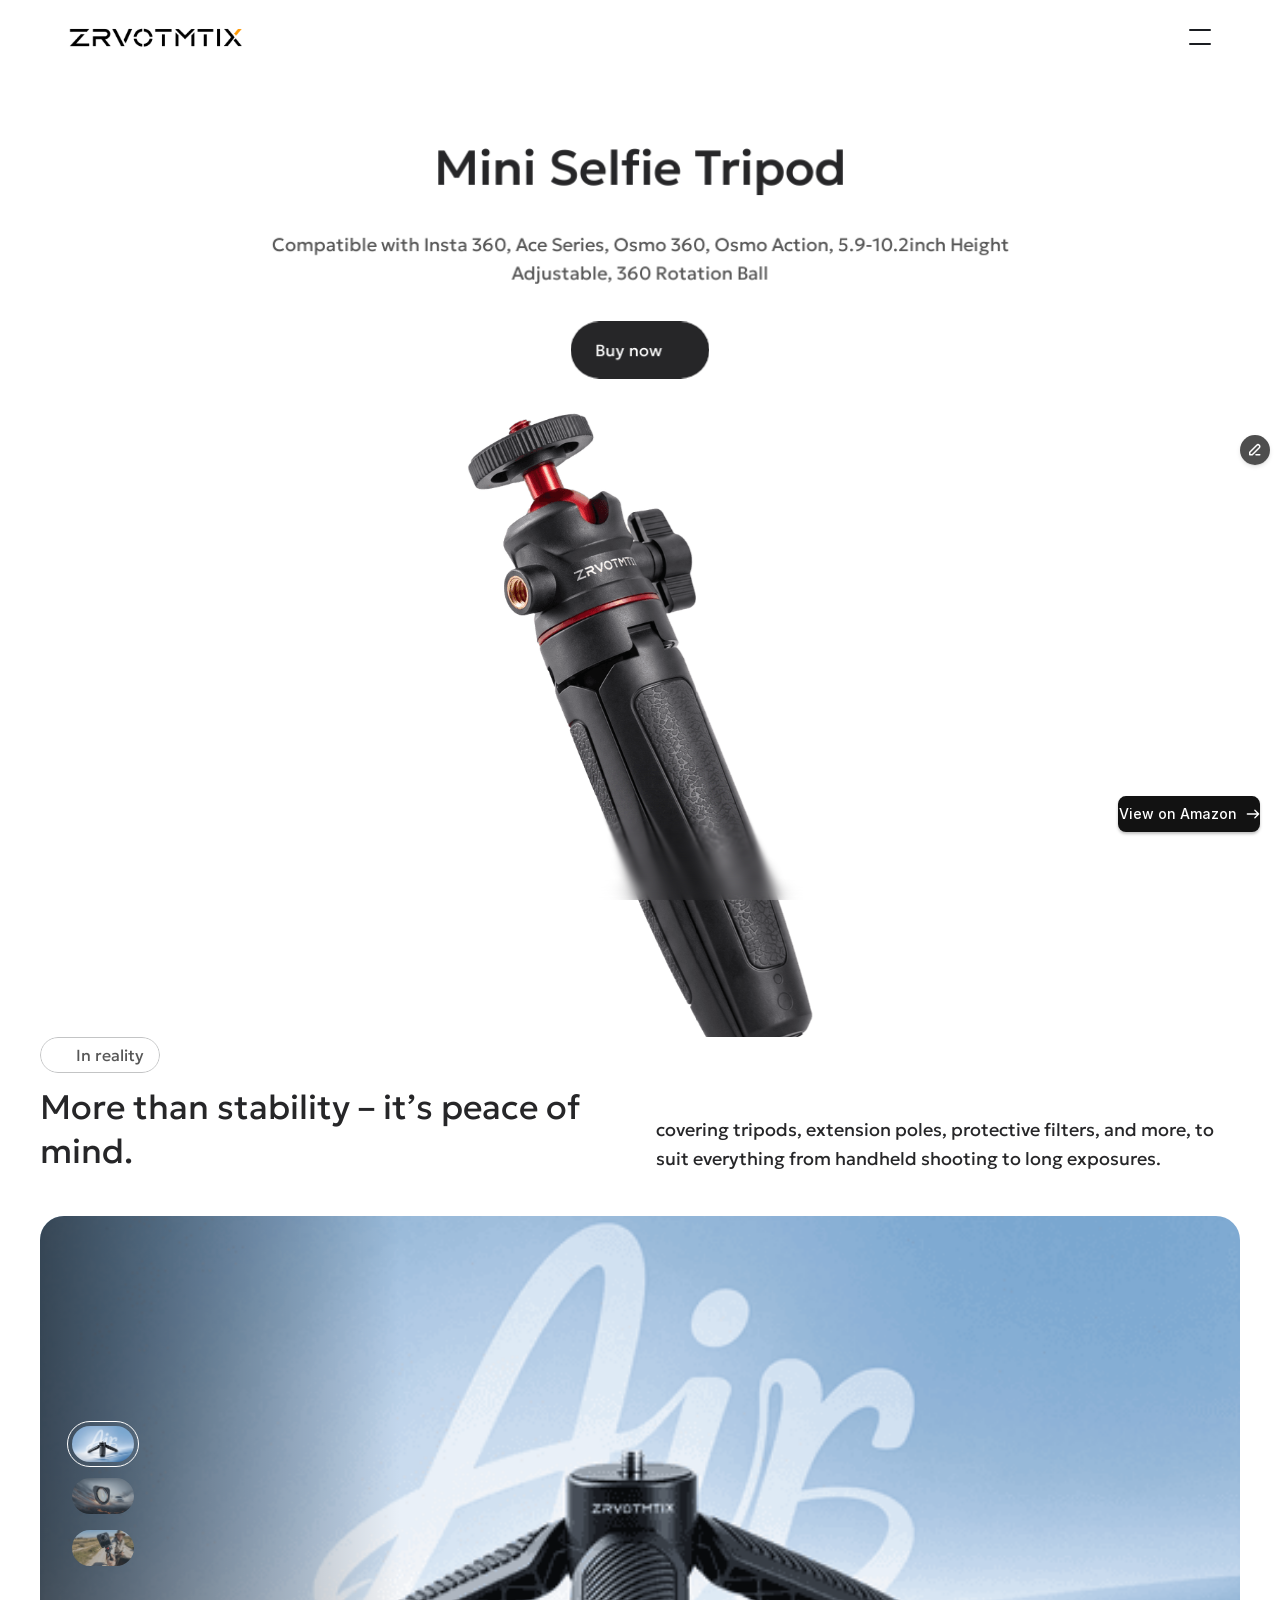
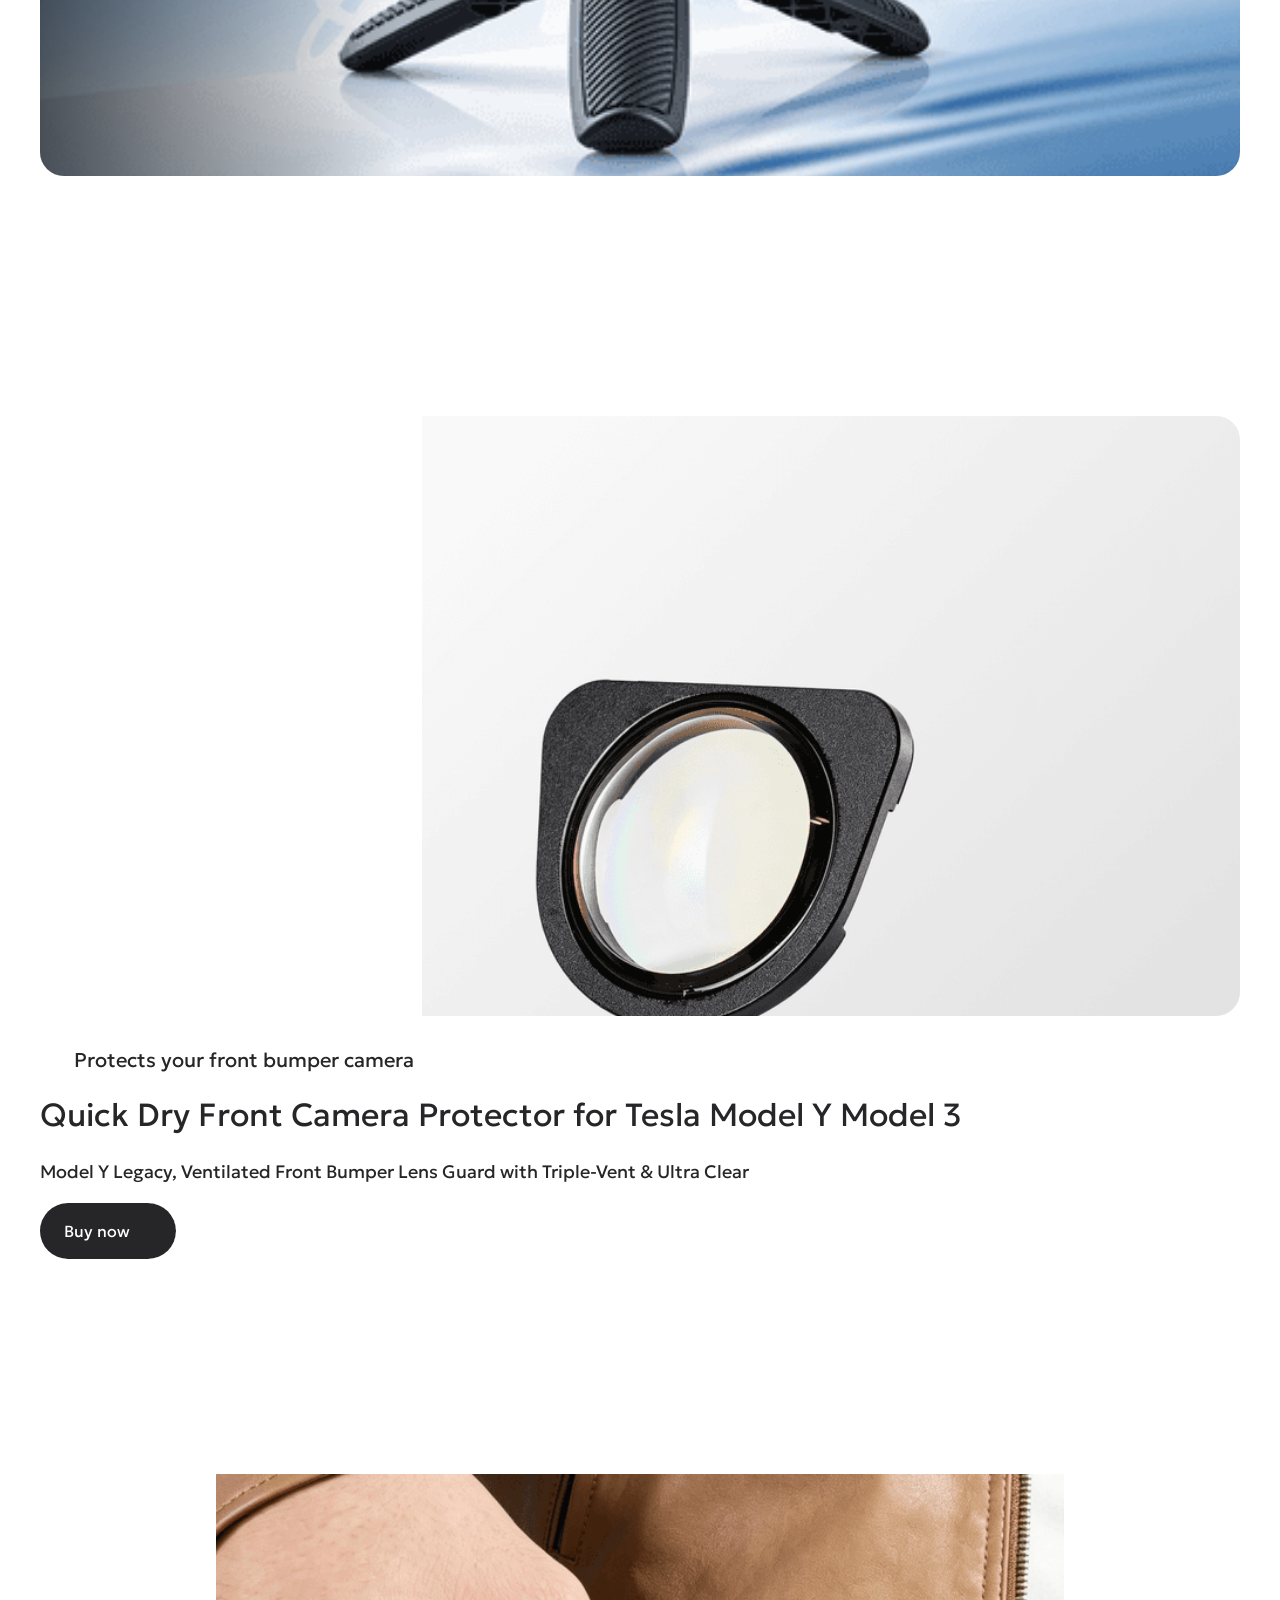
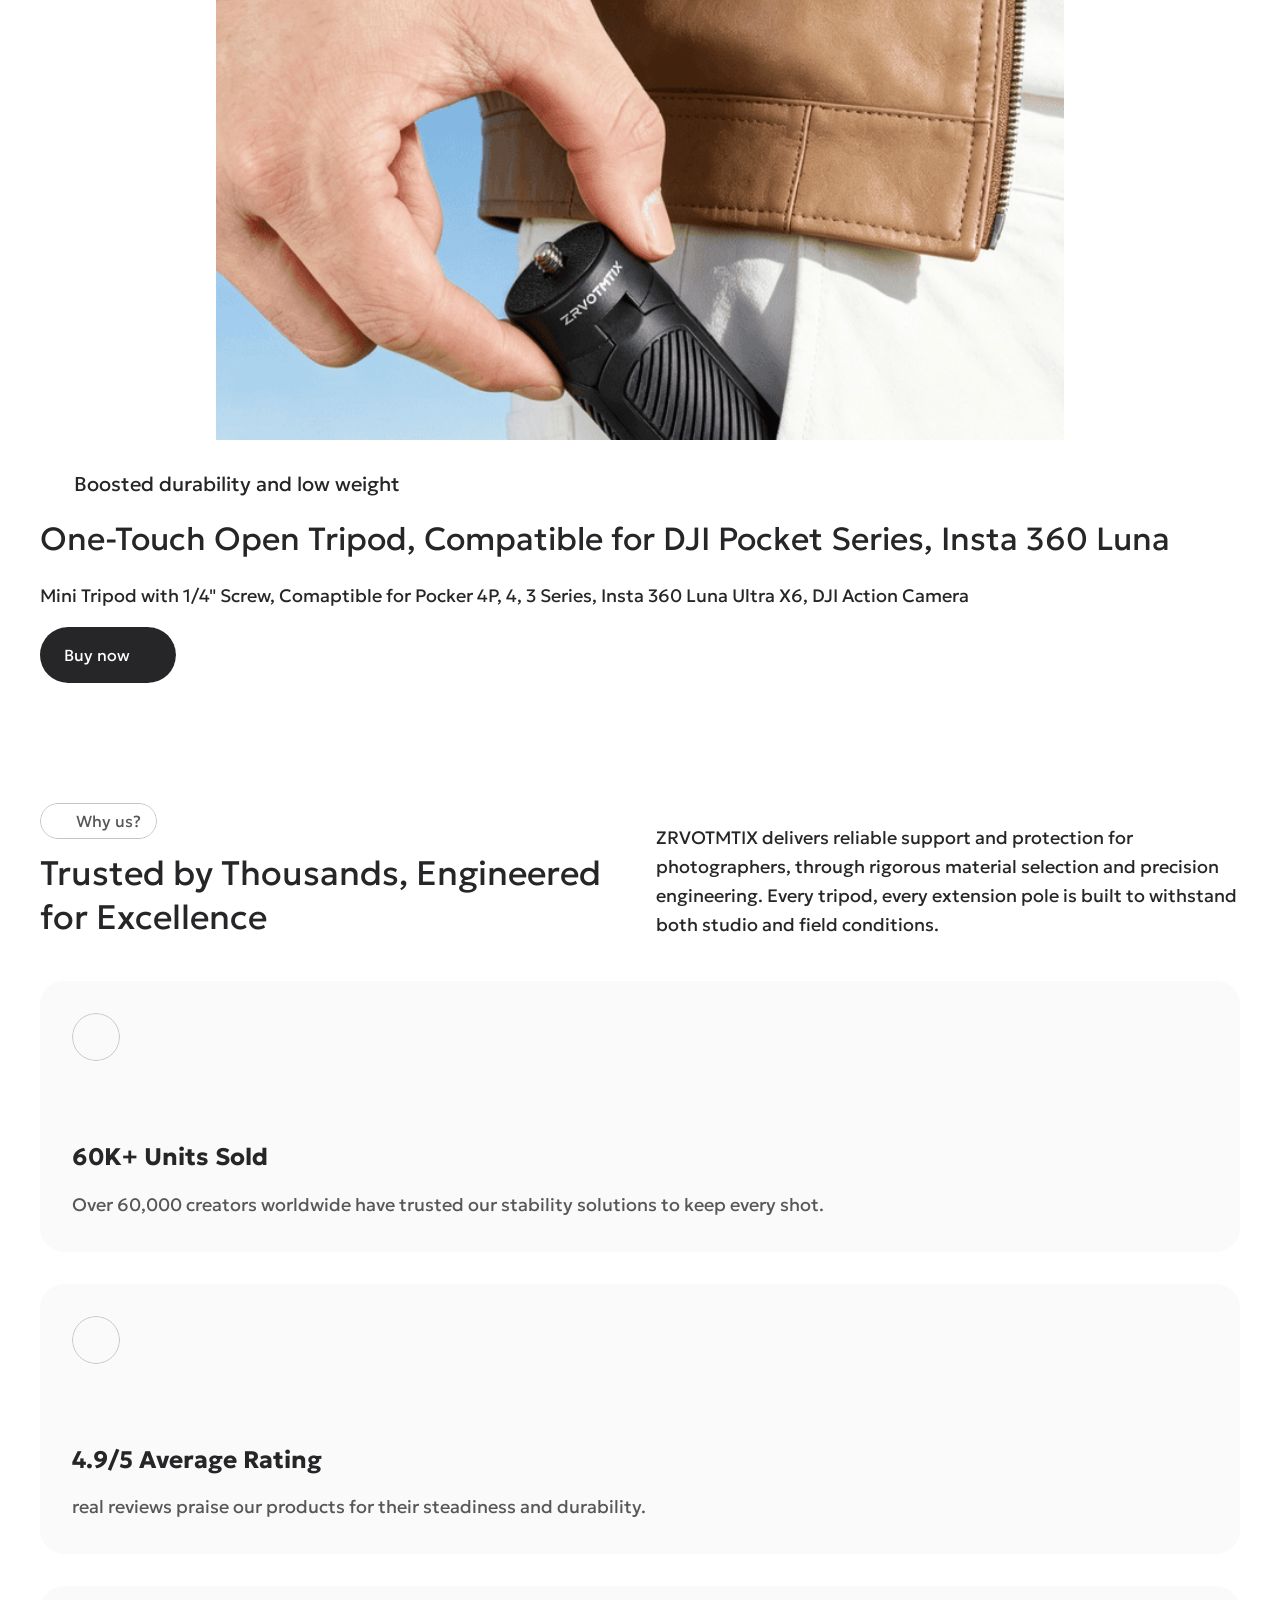
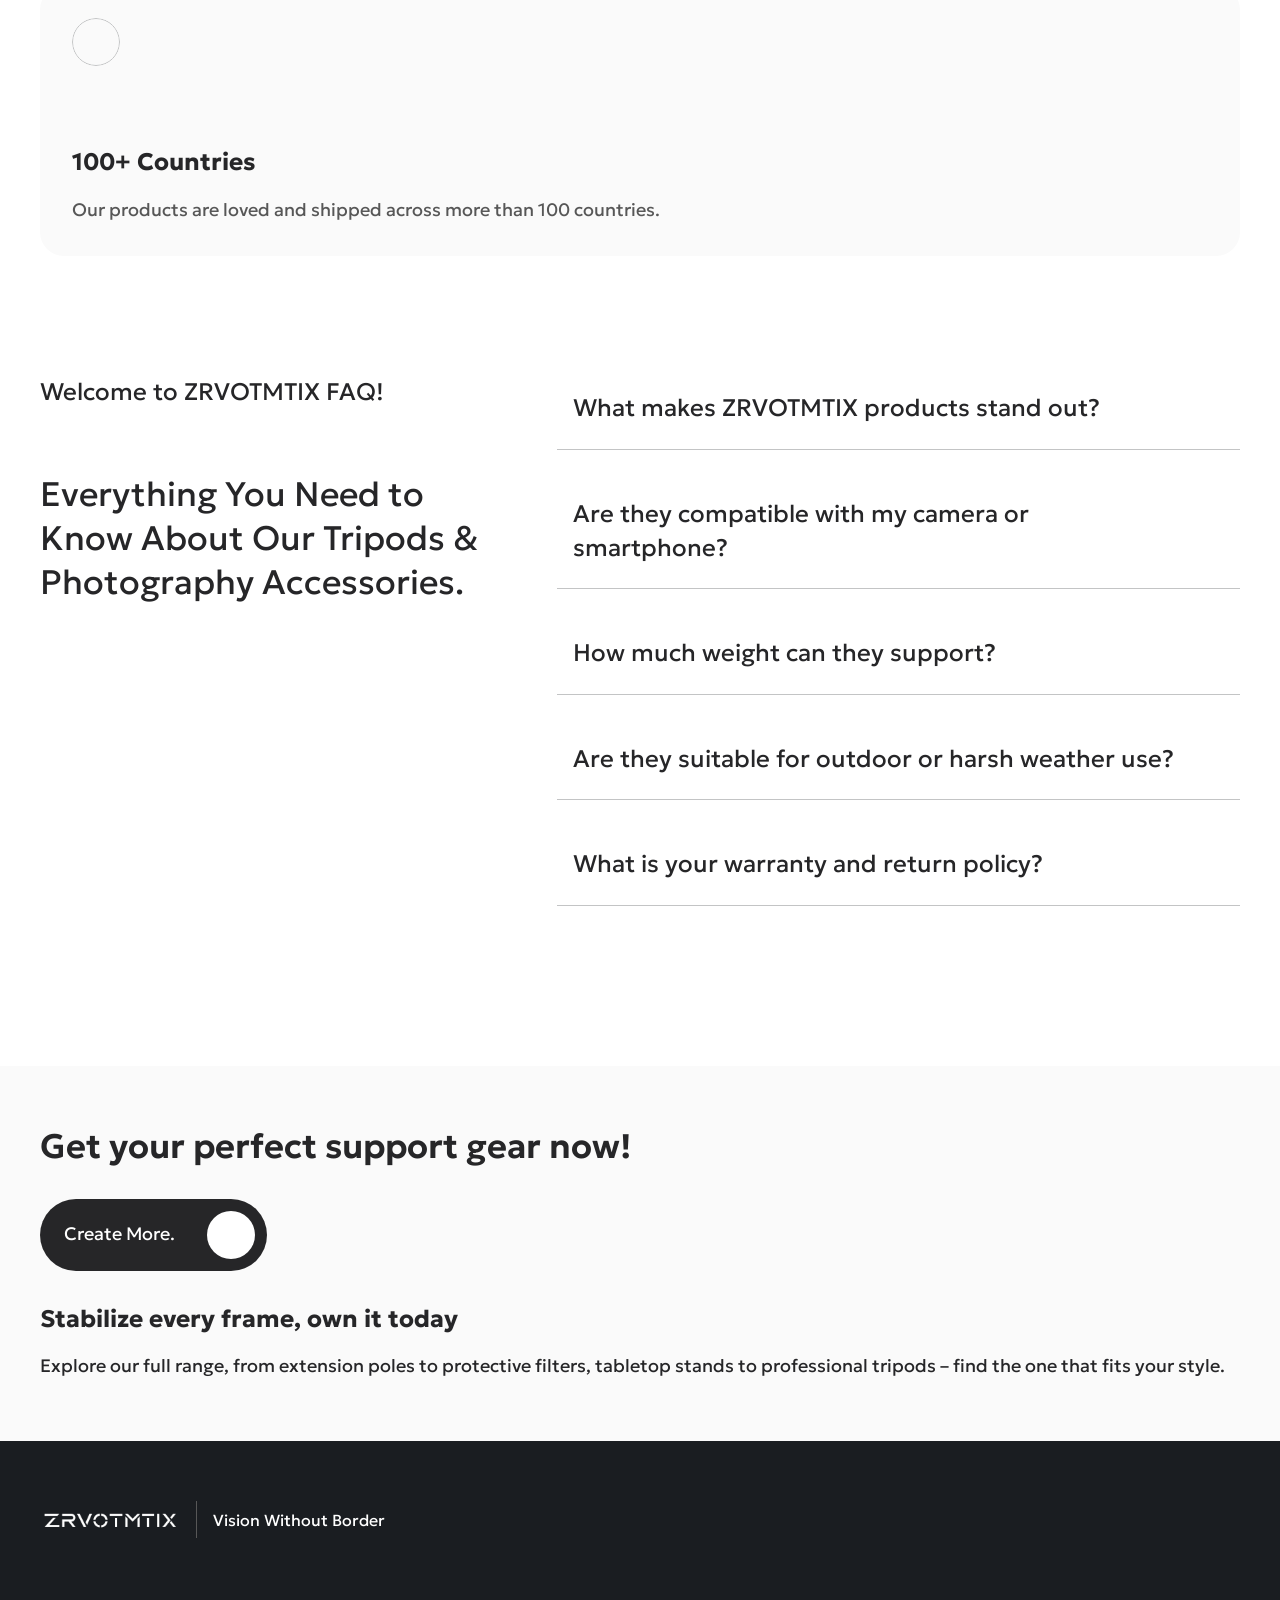
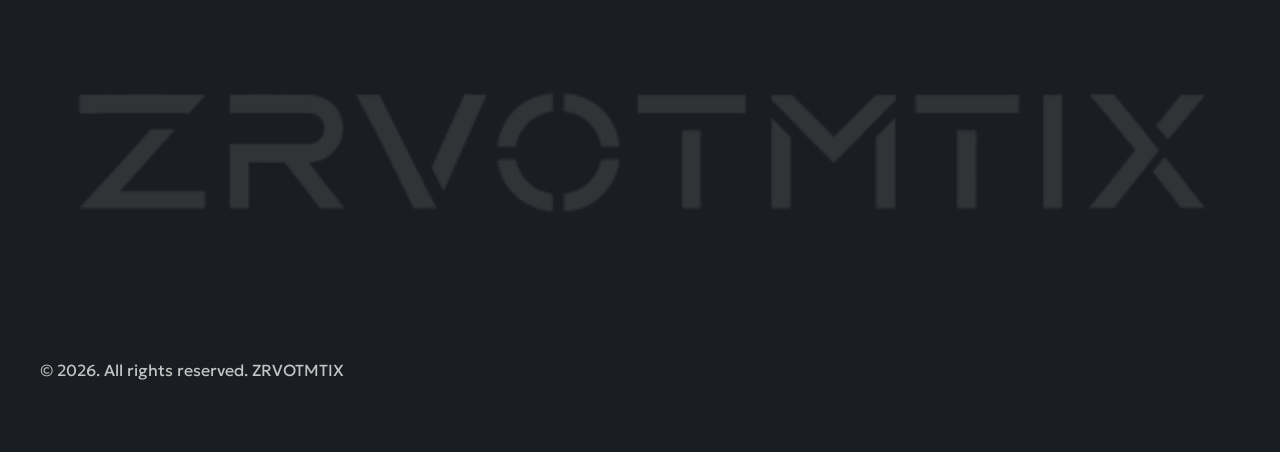
<file: index.html>
<!DOCTYPE html>
<html lang="en" class="lenis"><head>
<link rel="stylesheet" href="styles.css"><script>(function(){var f=window.fetch;window.fetch=function(u,o){if(typeof u==='string'&&u.includes('.framercms')){return f('/assets/cms/'+u.split('/').pop(),o);}return f(u,o);};})();</script>
<script>
if(location.protocol==='file:'){
  document.addEventListener('DOMContentLoaded',function(){
    var d=document.createElement('div');
    d.style.cssText='position:fixed;top:0;left:0;right:0;z-index:999999;background:#1E293B;color:#F8FAFC;padding:14px 20px;font:13px/1.5 system-ui,sans-serif;text-align:center;box-shadow:0 2px 8px rgba(0,0,0,.3)';
    d.innerHTML='<strong>Local preview:</strong> Run <code style="background:#334155;padding:2px 8px;border-radius:4px;margin:0 4px">npx serve .</code> in this folder, then open <a href="http://localhost:3000" style="color:#60A5FA">localhost:3000</a>. Or deploy to Netlify/Vercel/GitHub Pages — it works instantly! <button onclick="this.parentElement.remove()" style="margin-left:12px;background:#475569;border:none;color:#F8FAFC;padding:4px 10px;border-radius:4px;cursor:pointer;font-size:12px">✕</button>';
    document.body.prepend(d);
  });
}
</script>
	<meta charset="utf-8">
	<meta name="viewport" content="width=device-width">
	<meta name="generator" content="Framer f03650d">
	<title>ZRVOTMTIX</title>
    <meta name="description" content=" ZRVOTMTIX is a brand dedicated to camera support systems and protective accessories">
    <meta name="framer-search-index" content="https://framerusercontent.com/sites/GC4Q8JRGPsaSP4jjWK6Bp/searchIndex-xQThpKZ3i3em.json">
    <meta name="framer-search-index-fallback" content="https://framerusercontent.com/sites/GC4Q8JRGPsaSP4jjWK6Bp/searchIndex-HmwX2yXQW91G.json">
    <link href="assets/images/image-extra-1.png" rel="icon" media="(prefers-color-scheme: light)">
    <link href="assets/images/image-extra-2.png" rel="icon" media="(prefers-color-scheme: dark)">
    <!-- Open Graph -->
    <meta property="og:type" content="website">
    <meta property="og:title" content="ZRVOTMTIX">
    <meta property="og:description" content="ZRVOTMTIX is a brand dedicated to camera support systems and protective accessories">
    <meta property="og:image" content="assets/images/image-extra-3.png">
    <!-- X -->
    <meta name="twitter:card" content="summary_large_image">
    <meta name="twitter:title" content="ZRVOTMTIX">
    <meta name="twitter:description" content="ZRVOTMTIX is a brand dedicated to camera support systems and protective accessories">
    <meta name="twitter:image" content="assets/images/image-extra-3.png">
	
	
	<script>try{if(localStorage.getItem("__framer_force_showing_editorbar_since")){const n=document.createElement("link");n.rel="modulepreload";n.href="https://framer.com/edit/init.mjs";document.head.appendChild(n)}}catch(e){}</script><link rel="modulepreload" href="https://framer.com/edit/init.mjs">
	<link rel="canonical" href="https://zrvotmtix.framer.website/"><meta property="og:url" content="https://zrvotmtix.framer.website/"><!-- Start of headStart -->
    
    <!-- End of headStart -->
	
	
	<link href="https://fonts.gstatic.com" rel="preconnect" crossorigin="">
    <link href="https://fonts.gstatic.com" rel="preconnect" crossorigin="">
	
	<meta name="robots" content="max-image-preview:large"><!-- Start of headEnd -->
    
    <!-- End of headEnd -->
	
</head>
<body>
	
	<!-- Start of bodyStart -->
    
    <!-- End of bodyStart -->
	
	<div id="main" data-framer-hydrate-v2="{&quot;routeId&quot;:&quot;augiA20Il&quot;,&quot;localeId&quot;:&quot;default&quot;,&quot;breakpoints&quot;:[{&quot;hash&quot;:&quot;72rtr7&quot;,&quot;mediaQuery&quot;:&quot;(min-width: 1440px)&quot;},{&quot;hash&quot;:&quot;1xraqrb&quot;,&quot;mediaQuery&quot;:&quot;(min-width: 810px) and (max-width: 1439.98px)&quot;},{&quot;hash&quot;:&quot;si4f46&quot;,&quot;mediaQuery&quot;:&quot;(max-width: 809.98px)&quot;},{&quot;hash&quot;:&quot;jybduh&quot;,&quot;mediaQuery&quot;:&quot;(max-width: 809.98px)&quot;},{&quot;hash&quot;:&quot;ic1k5r&quot;,&quot;mediaQuery&quot;:&quot;(min-width: 810px) and (max-width: 1439.98px)&quot;},{&quot;hash&quot;:&quot;qot2z2&quot;,&quot;mediaQuery&quot;:&quot;(min-width: 1440px)&quot;}]}" data-framer-ssr-released-at="2026-09-07T14:23:14.456Z" data-framer-page-optimized-at="2026-09-07T17:04:45.912Z" data-framer-generated-page=""><!--$--><div class="framer-87nXA framer-qot2z2" data-layout-template="true" style="min-height:100vh;width:auto"><div data-framer-root="" class="framer-CS8Ek framer-METHS framer-MvK0Q framer-xdn6c framer-GNfwz framer-hNniF framer-72rtr7" style="min-height: 100vh; width: auto; display: contents;"><section class="framer-1do1bv7" data-framer-name="Hero section"><div class="framer-1755arz" data-framer-name="Container"><div class="framer-137tle0" data-framer-name="Heading" style="will-change: transform; opacity: 1; transform: none;"><div class="framer-1oxfuih" data-framer-component-type="RichTextContainer" style="transform: none;"><h1 class="framer-text framer-styles-preset-1x7kyc1" data-styles-preset="lgPAVkb9L" dir="auto"><span style="display: inline-block; opacity: 1; filter: blur(0px); transform: none; will-change: transform;">Mini</span> <span style="display: inline-block; opacity: 1; filter: blur(0px); transform: none; will-change: transform;">Selfie</span> <span style="display: inline-block; opacity: 1; filter: blur(0px); transform: none; will-change: transform;">Tripod</span></h1></div><div class="framer-1p38mmo" data-framer-component-type="RichTextContainer" style="transform: none;"><p class="framer-text framer-styles-preset-1u5aiif" data-styles-preset="XzQSJHjlz" dir="auto"><span style="white-space: nowrap;"><span style="display: inline-block; opacity: 1; filter: blur(0px); transform: none; will-change: transform;">C</span><span style="display: inline-block; opacity: 1; filter: blur(0px); transform: none; will-change: transform;">o</span><span style="display: inline-block; opacity: 1; filter: blur(0px); transform: none; will-change: transform;">m</span><span style="display: inline-block; opacity: 1; filter: blur(0px); transform: none; will-change: transform;">p</span><span style="display: inline-block; opacity: 1; filter: blur(0px); transform: none; will-change: transform;">a</span><span style="display: inline-block; opacity: 1; filter: blur(0px); transform: none; will-change: transform;">t</span><span style="display: inline-block; opacity: 1; filter: blur(0px); transform: none; will-change: transform;">i</span><span style="display: inline-block; opacity: 1; filter: blur(0px); transform: none; will-change: transform;">b</span><span style="display: inline-block; opacity: 1; filter: blur(0px); transform: none; will-change: transform;">l</span><span style="display: inline-block; opacity: 1; filter: blur(0px); transform: none; will-change: transform;">e</span></span> <span style="white-space: nowrap;"><span style="display: inline-block; opacity: 1; filter: blur(0px); transform: none; will-change: transform;">w</span><span style="display: inline-block; opacity: 1; filter: blur(0px); transform: none; will-change: transform;">i</span><span style="display: inline-block; opacity: 1; filter: blur(0px); transform: none; will-change: transform;">t</span><span style="display: inline-block; opacity: 1; filter: blur(0px); transform: none; will-change: transform;">h</span></span> <span style="white-space: nowrap;"><span style="display: inline-block; opacity: 1; filter: blur(0px); transform: none; will-change: transform;">I</span><span style="display: inline-block; opacity: 1; filter: blur(0px); transform: none; will-change: transform;">n</span><span style="display: inline-block; opacity: 1; filter: blur(0px); transform: none; will-change: transform;">s</span><span style="display: inline-block; opacity: 1; filter: blur(0px); transform: none; will-change: transform;">t</span><span style="display: inline-block; opacity: 1; filter: blur(0px); transform: none; will-change: transform;">a</span></span> <span style="white-space: nowrap;"><span style="display: inline-block; opacity: 1; filter: blur(0px); transform: none; will-change: transform;">3</span><span style="display: inline-block; opacity: 1; filter: blur(0px); transform: none; will-change: transform;">6</span><span style="display: inline-block; opacity: 1; filter: blur(0px); transform: none; will-change: transform;">0</span><span style="display: inline-block; opacity: 1; filter: blur(0px); transform: none; will-change: transform;">,</span></span> <span style="white-space: nowrap;"><span style="display: inline-block; opacity: 1; filter: blur(0px); transform: none; will-change: transform;">A</span><span style="display: inline-block; opacity: 1; filter: blur(0px); transform: none; will-change: transform;">c</span><span style="display: inline-block; opacity: 1; filter: blur(0px); transform: none; will-change: transform;">e</span></span> <span style="white-space: nowrap;"><span style="display: inline-block; opacity: 1; filter: blur(0px); transform: none; will-change: transform;">S</span><span style="display: inline-block; opacity: 1; filter: blur(0px); transform: none; will-change: transform;">e</span><span style="display: inline-block; opacity: 1; filter: blur(0px); transform: none; will-change: transform;">r</span><span style="display: inline-block; opacity: 1; filter: blur(0px); transform: none; will-change: transform;">i</span><span style="display: inline-block; opacity: 1; filter: blur(0px); transform: none; will-change: transform;">e</span><span style="display: inline-block; opacity: 1; filter: blur(0px); transform: none; will-change: transform;">s</span><span style="display: inline-block; opacity: 1; filter: blur(0px); transform: none; will-change: transform;">,</span></span> <span style="white-space: nowrap;"><span style="display: inline-block; opacity: 1; filter: blur(0px); transform: none; will-change: transform;">O</span><span style="display: inline-block; opacity: 1; filter: blur(0px); transform: none; will-change: transform;">s</span><span style="display: inline-block; opacity: 1; filter: blur(0px); transform: none; will-change: transform;">m</span><span style="display: inline-block; opacity: 1; filter: blur(0px); transform: none; will-change: transform;">o</span></span> <span style="white-space: nowrap;"><span style="display: inline-block; opacity: 1; filter: blur(0px); transform: none; will-change: transform;">3</span><span style="display: inline-block; opacity: 1; filter: blur(0px); transform: none; will-change: transform;">6</span><span style="display: inline-block; opacity: 1; filter: blur(0px); transform: none; will-change: transform;">0</span><span style="display: inline-block; opacity: 1; filter: blur(0px); transform: none; will-change: transform;">,</span></span> <span style="white-space: nowrap;"><span style="display: inline-block; opacity: 1; filter: blur(0px); transform: none; will-change: transform;">O</span><span style="display: inline-block; opacity: 1; filter: blur(0px); transform: none; will-change: transform;">s</span><span style="display: inline-block; opacity: 1; filter: blur(0px); transform: none; will-change: transform;">m</span><span style="display: inline-block; opacity: 1; filter: blur(0px); transform: none; will-change: transform;">o</span></span> <span style="white-space: nowrap;"><span style="display: inline-block; opacity: 1; filter: blur(0px); transform: none; will-change: transform;">A</span><span style="display: inline-block; opacity: 1; filter: blur(0px); transform: none; will-change: transform;">c</span><span style="display: inline-block; opacity: 1; filter: blur(0px); transform: none; will-change: transform;">t</span><span style="display: inline-block; opacity: 1; filter: blur(0px); transform: none; will-change: transform;">i</span><span style="display: inline-block; opacity: 1; filter: blur(0px); transform: none; will-change: transform;">o</span><span style="display: inline-block; opacity: 1; filter: blur(0px); transform: none; will-change: transform;">n</span><span style="display: inline-block; opacity: 1; filter: blur(0px); transform: none; will-change: transform;">,</span></span> <span style="white-space: nowrap;"><span style="display: inline-block; opacity: 1; filter: blur(0px); transform: none; will-change: transform;">5</span><span style="display: inline-block; opacity: 1; filter: blur(0px); transform: none; will-change: transform;">.</span><span style="display: inline-block; opacity: 1; filter: blur(0px); transform: none; will-change: transform;">9</span><span style="display: inline-block; opacity: 1; filter: blur(0px); transform: none; will-change: transform;">-</span><span style="display: inline-block; opacity: 1; filter: blur(0px); transform: none; will-change: transform;">1</span><span style="display: inline-block; opacity: 1; filter: blur(0px); transform: none; will-change: transform;">0</span><span style="display: inline-block; opacity: 1; filter: blur(0px); transform: none; will-change: transform;">.</span><span style="display: inline-block; opacity: 1; filter: blur(0px); transform: none; will-change: transform;">2</span><span style="display: inline-block; opacity: 1; filter: blur(0px); transform: none; will-change: transform;">i</span><span style="display: inline-block; opacity: 1; filter: blur(0px); transform: none; will-change: transform;">n</span><span style="display: inline-block; opacity: 1; filter: blur(0px); transform: none; will-change: transform;">c</span><span style="display: inline-block; opacity: 1; filter: blur(0px); transform: none; will-change: transform;">h</span></span> <span style="white-space: nowrap;"><span style="display: inline-block; opacity: 1; filter: blur(0px); transform: none; will-change: transform;">H</span><span style="display: inline-block; opacity: 1; filter: blur(0px); transform: none; will-change: transform;">e</span><span style="display: inline-block; opacity: 1; filter: blur(0px); transform: none; will-change: transform;">i</span><span style="display: inline-block; opacity: 1; filter: blur(0px); transform: none; will-change: transform;">g</span><span style="display: inline-block; opacity: 1; filter: blur(0px); transform: none; will-change: transform;">h</span><span style="display: inline-block; opacity: 1; filter: blur(0px); transform: none; will-change: transform;">t</span></span> <span style="white-space: nowrap;"><span style="display: inline-block; opacity: 1; filter: blur(0px); transform: none; will-change: transform;">A</span><span style="display: inline-block; opacity: 1; filter: blur(0px); transform: none; will-change: transform;">d</span><span style="display: inline-block; opacity: 1; filter: blur(0px); transform: none; will-change: transform;">j</span><span style="display: inline-block; opacity: 1; filter: blur(0px); transform: none; will-change: transform;">u</span><span style="display: inline-block; opacity: 1; filter: blur(0px); transform: none; will-change: transform;">s</span><span style="display: inline-block; opacity: 1; filter: blur(0px); transform: none; will-change: transform;">t</span><span style="display: inline-block; opacity: 1; filter: blur(0px); transform: none; will-change: transform;">a</span><span style="display: inline-block; opacity: 1; filter: blur(0px); transform: none; will-change: transform;">b</span><span style="display: inline-block; opacity: 1; filter: blur(0px); transform: none; will-change: transform;">l</span><span style="display: inline-block; opacity: 1; filter: blur(0px); transform: none; will-change: transform;">e</span><span style="display: inline-block; opacity: 1; filter: blur(0px); transform: none; will-change: transform;">,</span></span> <span style="white-space: nowrap;"><span style="display: inline-block; opacity: 1; filter: blur(0px); transform: none; will-change: transform;">3</span><span style="display: inline-block; opacity: 1; filter: blur(0px); transform: none; will-change: transform;">6</span><span style="display: inline-block; opacity: 1; filter: blur(0px); transform: none; will-change: transform;">0</span></span> <span style="white-space: nowrap;"><span style="display: inline-block; opacity: 1; filter: blur(0px); transform: none; will-change: transform;">R</span><span style="display: inline-block; opacity: 1; filter: blur(0px); transform: none; will-change: transform;">o</span><span style="display: inline-block; opacity: 1; filter: blur(0px); transform: none; will-change: transform;">t</span><span style="display: inline-block; opacity: 1; filter: blur(0px); transform: none; will-change: transform;">a</span><span style="display: inline-block; opacity: 1; filter: blur(0px); transform: none; will-change: transform;">t</span><span style="display: inline-block; opacity: 1; filter: blur(0px); transform: none; will-change: transform;">i</span><span style="display: inline-block; opacity: 1; filter: blur(0px); transform: none; will-change: transform;">o</span><span style="display: inline-block; opacity: 1; filter: blur(0px); transform: none; will-change: transform;">n</span></span> <span style="white-space: nowrap;"><span style="display: inline-block; opacity: 1; filter: blur(0px); transform: none; will-change: transform;">B</span><span style="display: inline-block; opacity: 1; filter: blur(0px); transform: none; will-change: transform;">a</span><span style="display: inline-block; opacity: 1; filter: blur(0px); transform: none; will-change: transform;">l</span><span style="display: inline-block; opacity: 1; filter: blur(0px); transform: none; will-change: transform;">l</span></span></p></div><div class="framer-1rm3n8o-container" data-framer-appear-id="1rm3n8o" style="opacity: 1; transform: none; will-change: transform;"><a class="framer-mEFvn framer-8pNyg framer-a7vnb1 framer-v-a7vnb1 framer-uyjhti" data-framer-name="Desktop / Primary" href="https://www.amazon.com/dp/B0H5L1SV3P" target="_blank" style="--border-bottom-width: 0px; --border-color: rgba(0, 0, 0, 0); --border-left-width: 0px; --border-right-width: 0px; --border-style: solid; --border-top-width: 0px; background-color: var(--token-8e9f7d65-9fbe-4bbc-aa91-54812dc50f56, rgb(38, 38, 40)); border-radius: 100px; opacity: 1;"><div class="framer-3wr2ou" data-border="true" data-framer-name="Border" style="--border-bottom-width: 1px; --border-color: var(--token-d183fc7c-8cef-45d0-aef0-23c6a141ce23, rgb(255, 255, 255)); --border-left-width: 1px; --border-right-width: 1px; --border-style: solid; --border-top-width: 1px; border-radius: 100px; opacity: 1;"></div><div class="framer-51rbpy" data-framer-component-type="RichTextContainer" style="--extracted-r6o4lv: var(--token-d183fc7c-8cef-45d0-aef0-23c6a141ce23, rgb(255, 255, 255)); --framer-link-text-color: rgb(0, 153, 255); --framer-link-text-decoration: underline; transform: none; opacity: 1;"><p class="framer-text framer-styles-preset-1dsqqmj" data-styles-preset="iNmdt_Omm" style="--framer-text-alignment: center; --framer-text-color: var(--extracted-r6o4lv, var(--token-d183fc7c-8cef-45d0-aef0-23c6a141ce23, rgb(255, 255, 255)));">Buy now</p></div><div class="framer-1f44kbs" data-framer-name="Wrapper" style="opacity: 1;"><div class="framer-vyr2zm-container" style="opacity: 1;"><div style="display: contents;"><svg xmlns="http://www.w3.org/2000/svg" viewBox="0 0 256 256" focusable="false" color="var(--token-d183fc7c-8cef-45d0-aef0-23c6a141ce23, rgb(255, 255, 255))" style="user-select: none; width: 100%; height: 100%; display: inline-block; fill: var(--token-d183fc7c-8cef-45d0-aef0-23c6a141ce23, rgb(255, 255, 255)); color: var(--token-d183fc7c-8cef-45d0-aef0-23c6a141ce23, rgb(255, 255, 255)); flex-shrink: 0;"><g color="var(--token-d183fc7c-8cef-45d0-aef0-23c6a141ce23, rgb(255, 255, 255))" weight="regular"><path d="M181.66,133.66l-80,80a8,8,0,0,1-11.32-11.32L164.69,128,90.34,53.66a8,8,0,0,1,11.32-11.32l80,80A8,8,0,0,1,181.66,133.66Z"></path></g></svg></div></div><div class="framer-1btufqq-container" style="opacity: 1;"><div style="display: contents;"><svg xmlns="http://www.w3.org/2000/svg" viewBox="0 0 256 256" focusable="false" color="var(--token-d183fc7c-8cef-45d0-aef0-23c6a141ce23, rgb(255, 255, 255))" style="user-select: none; width: 100%; height: 100%; display: inline-block; fill: var(--token-d183fc7c-8cef-45d0-aef0-23c6a141ce23, rgb(255, 255, 255)); color: var(--token-d183fc7c-8cef-45d0-aef0-23c6a141ce23, rgb(255, 255, 255)); flex-shrink: 0;"><g color="var(--token-d183fc7c-8cef-45d0-aef0-23c6a141ce23, rgb(255, 255, 255))" weight="regular"><path d="M181.66,133.66l-80,80a8,8,0,0,1-11.32-11.32L164.69,128,90.34,53.66a8,8,0,0,1,11.32-11.32l80,80A8,8,0,0,1,181.66,133.66Z"></path></g></svg></div></div></div></a></div></div><div class="framer-ncp4z" data-framer-appear-id="ncp4z" data-framer-name="Product image" style="will-change: transform; opacity: 1; transform: scale(1.2);"><div data-framer-background-image-wrapper="true" style="position: absolute; border-radius: inherit; corner-shape: inherit; inset: 0px;"><img decoding="auto" width="1984" height="2158" sizes="min(min(100vw, 1200px), 800px)" srcset="assets/images/product-image-2.png 941w,assets/images/product-image-1.png 1882w,assets/images/product-image-3.png 1984w" src="assets/images/product-image-3.png" alt="" style="display: block; width: 100%; height: 100%; border-radius: inherit; corner-shape: inherit; object-position: center top; object-fit: contain;"></div></div></div></section><section class="framer-ba9l9d" data-framer-name="Product section" id="product"><div class="framer-1mkgg24" data-framer-name="Container"><div class="framer-zfv567" data-framer-name="Heading"><div class="framer-1dwkyt3" data-framer-name="Left"><div class="framer-qpbk60-container"><div class="framer-WLRez framer-8pNyg framer-z37r8t framer-v-z37r8t" data-border="true" data-framer-name="Selected" style="--border-bottom-width: 1px; --border-color: var(--token-825b65eb-5744-4e86-9f35-b67e187b9170, rgb(195, 196, 197)); --border-left-width: 1px; --border-right-width: 1px; --border-style: solid; --border-top-width: 1px; background-color: var(--token-d183fc7c-8cef-45d0-aef0-23c6a141ce23, rgb(255, 255, 255)); border-radius: 100px; opacity: 1;"><div class="framer-1ix4aqb-container" style="opacity: 1;"><div style="display: contents;"><svg xmlns="http://www.w3.org/2000/svg" viewBox="0 0 256 256" focusable="false" color="var(--token-8cb0b1cf-31eb-44ae-ab53-2ab688199995, rgb(87, 87, 87))" style="user-select: none; width: 100%; height: 100%; display: inline-block; fill: var(--token-8cb0b1cf-31eb-44ae-ab53-2ab688199995, rgb(87, 87, 87)); color: var(--token-8cb0b1cf-31eb-44ae-ab53-2ab688199995, rgb(87, 87, 87)); flex-shrink: 0;"><g color="var(--token-8cb0b1cf-31eb-44ae-ab53-2ab688199995, rgb(87, 87, 87))" weight="regular"><path d="M134.08,154.79a8,8,0,0,0-12.15,0l-48,56A8,8,0,0,0,80,224h96a8,8,0,0,0,6.07-13.21ZM97.39,208,128,172.29,158.61,208ZM232,64V176a24,24,0,0,1-24,24h-8a8,8,0,0,1,0-16h8a8,8,0,0,0,8-8V64a8,8,0,0,0-8-8H48a8,8,0,0,0-8,8V176a8,8,0,0,0,8,8h8a8,8,0,0,1,0,16H48a24,24,0,0,1-24-24V64A24,24,0,0,1,48,40H208A24,24,0,0,1,232,64Z"></path></g></svg></div></div><div class="framer-i6omub" data-framer-component-type="RichTextContainer" style="--extracted-r6o4lv: var(--token-8cb0b1cf-31eb-44ae-ab53-2ab688199995, rgb(87, 87, 87)); --framer-link-text-color: rgb(0, 153, 255); --framer-link-text-decoration: underline; transform: none; opacity: 1;"><p class="framer-text framer-styles-preset-1dsqqmj" data-styles-preset="iNmdt_Omm" style="--framer-text-alignment: left; --framer-text-color: var(--extracted-r6o4lv, var(--token-8cb0b1cf-31eb-44ae-ab53-2ab688199995, rgb(87, 87, 87)));">In reality</p></div></div></div><div class="framer-1vijjov" data-framer-component-type="RichTextContainer" style="transform: none;"><h3 class="framer-text framer-styles-preset-y7ceo1" data-styles-preset="BLF7UcezY">More than stability – it’s peace of mind.</h3></div></div><div class="framer-11li397" data-framer-component-type="RichTextContainer" style="transform: none;"><p class="framer-text framer-styles-preset-1u5aiif" data-styles-preset="XzQSJHjlz" style="--framer-text-alignment: right; --framer-text-color: var(--token-8e9f7d65-9fbe-4bbc-aa91-54812dc50f56, rgb(38, 38, 40));">covering tripods, extension poles, protective filters, and more, to suit everything from handheld shooting to long exposures.</p></div></div><div class="framer-zz14l8-container"><div class="framer-EATYt framer-1sgxsq framer-v-1e5pl7k" data-framer-name="Desktop 3" style="height: 100%; width: 100%; border-radius: 24px; opacity: 1;"><div class="framer-14sn6a0" data-framer-name="Image wrapper" style="opacity: 1;"><a as="a" class="framer-mu59lw framer-hrmnp4" data-framer-name="Image 3" href="https://www.amazon.com/dp/B0H5L1SV3P" target="_blank" style="opacity: 1; will-change: transform;"><div data-framer-background-image-wrapper="true" style="position: absolute; border-radius: inherit; corner-shape: inherit; inset: 0px;"><img decoding="auto" loading="lazy" width="2496" height="1664" sizes="min(100vw, 1200px)" srcset="assets/images/image-3-5.png 512w,assets/images/image-3-6.png 1024w,assets/images/image-3-4.png 2048w,assets/images/image-3-7.png 2496w" src="assets/images/image-3-7.png" alt="" style="display: block; width: 100%; height: 100%; border-radius: inherit; corner-shape: inherit; object-position: center center; object-fit: cover;"></div></a><a as="a" class="framer-zhs5fm framer-hrmnp4" data-framer-name="Image 2" href="https://www.amazon.com/dp/B0H5L73GFW" target="_blank" style="opacity: 0; will-change: transform;"><div data-framer-background-image-wrapper="true" style="position: absolute; border-radius: inherit; corner-shape: inherit; inset: 0px;"><img decoding="auto" loading="lazy" width="2496" height="1664" sizes="min(100vw, 1200px)" srcset="assets/images/image-2-9.jpeg 512w,assets/images/image-2-10.jpeg 1024w,assets/images/image-2-8.jpeg 2048w,assets/images/image-2-11.jpeg 2496w" src="assets/images/image-2-11.jpeg" alt="" style="display: block; width: 100%; height: 100%; border-radius: inherit; corner-shape: inherit; object-position: center center; object-fit: cover;"></div></a><a as="a" class="framer-xs14lg framer-hrmnp4" data-framer-name="Image 1" href="https://www.amazon.com/dp/B0HGMH3RCB" target="_blank" style="opacity: 0; will-change: transform;"><div data-framer-background-image-wrapper="true" style="position: absolute; border-radius: inherit; corner-shape: inherit; inset: 0px;"><img decoding="auto" loading="lazy" width="2496" height="1664" sizes="min(100vw, 1200px)" srcset="assets/images/mini-selfie-tripod-2.jpeg 512w,assets/images/mini-selfie-tripod-3.jpeg 1024w,assets/images/mini-selfie-tripod-1.jpeg 2048w,assets/images/mini-selfie-tripod-4.jpeg 2496w" src="assets/images/mini-selfie-tripod-4.jpeg" alt="Mini Selfie Tripod" style="display: block; width: 100%; height: 100%; border-radius: inherit; corner-shape: inherit; object-position: center center; object-fit: cover;"></div></a></div><div class="framer-1axbjew" data-framer-name="Overlay" style="background: linear-gradient(90deg, rgba(0, 0, 0, 0.6) 0%, rgba(84, 84, 84, 0) 100%); opacity: 1;"><div class="framer-1og6kc8" data-framer-name="Image list" style="opacity: 1;"><div class="framer-a7uujc-container" style="opacity: 1;"><div class="framer-dNjH6 framer-1twrnsg framer-v-1twrnsg" data-framer-name="Default" data-highlight="true" tabindex="0" style="height: 100%; width: 100%; border-radius: 100px; opacity: 0.6; will-change: transform;"><div data-framer-background-image-wrapper="true" style="position: absolute; border-radius: inherit; corner-shape: inherit; inset: 0px;"><img decoding="auto" loading="lazy" width="2496" height="1664" sizes="62px" srcset="assets/images/mini-selfie-tripod-2.jpeg 512w,assets/images/mini-selfie-tripod-3.jpeg 1024w,assets/images/mini-selfie-tripod-1.jpeg 2048w,assets/images/mini-selfie-tripod-4.jpeg 2496w" src="assets/images/mini-selfie-tripod-4.jpeg" alt="Mini Selfie Tripod" style="display: block; width: 100%; height: 100%; border-radius: inherit; corner-shape: inherit; object-position: center center; object-fit: cover;"></div><div class="framer-12yayb2" data-border="true" data-framer-name="Border" style="--border-bottom-width: 1px; --border-color: var(--token-d183fc7c-8cef-45d0-aef0-23c6a141ce23, rgb(255, 255, 255)); --border-left-width: 1px; --border-right-width: 1px; --border-style: solid; --border-top-width: 1px; border-radius: 100px; opacity: 0; will-change: transform; transform: none; transform-origin: 50% 50% 0px;"></div></div></div><div class="framer-9ec3fe-container" style="opacity: 1;"><div class="framer-dNjH6 framer-1twrnsg framer-v-1twrnsg" data-framer-name="Default" data-highlight="true" tabindex="0" style="height: 100%; width: 100%; border-radius: 100px; opacity: 0.6; will-change: transform;"><div data-framer-background-image-wrapper="true" style="position: absolute; border-radius: inherit; corner-shape: inherit; inset: 0px;"><img decoding="auto" loading="lazy" width="2496" height="1664" sizes="62px" srcset="assets/images/image-2-9.jpeg 512w,assets/images/image-2-10.jpeg 1024w,assets/images/image-2-8.jpeg 2048w,assets/images/image-2-11.jpeg 2496w" src="assets/images/image-2-11.jpeg" alt="" style="display: block; width: 100%; height: 100%; border-radius: inherit; corner-shape: inherit; object-position: center center; object-fit: cover;"></div><div class="framer-12yayb2" data-border="true" data-framer-name="Border" style="--border-bottom-width: 1px; --border-color: var(--token-d183fc7c-8cef-45d0-aef0-23c6a141ce23, rgb(255, 255, 255)); --border-left-width: 1px; --border-right-width: 1px; --border-style: solid; --border-top-width: 1px; border-radius: 100px; opacity: 0; will-change: transform; transform: none; transform-origin: 50% 50% 0px;"></div></div></div><div class="framer-1ecm3w3-container" style="opacity: 1;"><div class="framer-dNjH6 framer-1twrnsg framer-v-q0g0jl" data-framer-name="Selected" data-highlight="true" tabindex="0" style="height: 100%; width: 100%; border-radius: 100px; opacity: 1; will-change: transform;"><div data-framer-background-image-wrapper="true" style="position: absolute; border-radius: inherit; corner-shape: inherit; inset: 0px;"><img decoding="auto" loading="lazy" width="2496" height="1664" sizes="62px" srcset="assets/images/image-3-5.png 512w,assets/images/image-3-6.png 1024w,assets/images/image-3-4.png 2048w,assets/images/image-3-7.png 2496w" src="assets/images/image-3-7.png" alt="" style="display: block; width: 100%; height: 100%; border-radius: inherit; corner-shape: inherit; object-position: center center; object-fit: cover;"></div><div class="framer-12yayb2" data-border="true" data-framer-name="Border" style="--border-bottom-width: 1px; --border-color: var(--token-d183fc7c-8cef-45d0-aef0-23c6a141ce23, rgb(255, 255, 255)); --border-left-width: 1px; --border-right-width: 1px; --border-style: solid; --border-top-width: 1px; border-radius: 100px; opacity: 1; will-change: transform; transform: none; transform-origin: 50% 50% 0px;"></div></div></div></div></div></div></div></div></section><section class="framer-rra8qe" data-framer-name="Features section" id="features"><div class="framer-8ezzjm" data-framer-name="Container"><div class="framer-q0v5fh" data-framer-name="Content"><div class="framer-17evbfh-container"><div class="framer-DjqlW framer-Vzb4R framer-6z4uzn framer-v-6z4uzn" data-framer-name="Variant 1" style="width: 100%; opacity: 1;"><div class="framer-1wy24gi-container" style="opacity: 1;"><div style="display: contents;"><svg xmlns="http://www.w3.org/2000/svg" viewBox="0 0 256 256" focusable="false" color="var(--token-8e9f7d65-9fbe-4bbc-aa91-54812dc50f56, rgb(38, 38, 40))" style="user-select: none; width: 100%; height: 100%; display: inline-block; fill: var(--token-8e9f7d65-9fbe-4bbc-aa91-54812dc50f56, rgb(38, 38, 40)); color: var(--token-8e9f7d65-9fbe-4bbc-aa91-54812dc50f56, rgb(38, 38, 40)); flex-shrink: 0;"><g color="var(--token-8e9f7d65-9fbe-4bbc-aa91-54812dc50f56, rgb(38, 38, 40))" weight="regular"><path d="M56,96v64a8,8,0,0,1-16,0V96a8,8,0,0,1,16,0ZM88,24a8,8,0,0,0-8,8V224a8,8,0,0,0,16,0V32A8,8,0,0,0,88,24Zm40,32a8,8,0,0,0-8,8V192a8,8,0,0,0,16,0V64A8,8,0,0,0,128,56Zm40,32a8,8,0,0,0-8,8v64a8,8,0,0,0,16,0V96A8,8,0,0,0,168,88Zm40-16a8,8,0,0,0-8,8v96a8,8,0,0,0,16,0V80A8,8,0,0,0,208,72Z"></path></g></svg></div></div><div class="framer-jnfyd6" data-framer-component-type="RichTextContainer" style="--framer-link-text-color: rgb(0, 153, 255); --framer-link-text-decoration: underline; transform: none; opacity: 1;"><h6 class="framer-text framer-styles-preset-8kyz28" data-styles-preset="F5mq3rDN6">Protects your front bumper camera</h6></div></div></div><div class="framer-1s2dcg0" data-framer-component-type="RichTextContainer" style="transform: none;"><h4 class="framer-text framer-styles-preset-1cf5cgx" data-styles-preset="M15j3zuxL" style="--framer-text-color: var(--token-8e9f7d65-9fbe-4bbc-aa91-54812dc50f56, rgb(38, 38, 40));">Quick Dry Front Camera Protector for Tesla Model Y Model 3</h4></div><div class="framer-4rm20k" data-framer-name="Paragraph"><div class="framer-1tf73ii" data-framer-component-type="RichTextContainer" style="transform: none;"><p class="framer-text framer-styles-preset-1u5aiif" data-styles-preset="XzQSJHjlz" style="--framer-text-alignment: left; --framer-text-color: var(--token-8e9f7d65-9fbe-4bbc-aa91-54812dc50f56, rgb(38, 38, 40));">Model Y Legacy, Ventilated Front Bumper Lens Guard with Triple-Vent &amp; Ultra Clear</p></div><div class="framer-1uq0rci-container" data-framer-appear-id="1uq0rci" style="opacity: 1; transform: none; will-change: transform;"><a class="framer-mEFvn framer-8pNyg framer-a7vnb1 framer-v-a7vnb1 framer-uyjhti" data-framer-name="Desktop / Primary" href="https://www.amazon.com/dp/B0H5L73GFW" target="_blank" style="--border-bottom-width: 0px; --border-color: rgba(0, 0, 0, 0); --border-left-width: 0px; --border-right-width: 0px; --border-style: solid; --border-top-width: 0px; background-color: var(--token-8e9f7d65-9fbe-4bbc-aa91-54812dc50f56, rgb(38, 38, 40)); border-radius: 100px; opacity: 1;"><div class="framer-3wr2ou" data-border="true" data-framer-name="Border" style="--border-bottom-width: 1px; --border-color: var(--token-d183fc7c-8cef-45d0-aef0-23c6a141ce23, rgb(255, 255, 255)); --border-left-width: 1px; --border-right-width: 1px; --border-style: solid; --border-top-width: 1px; border-radius: 100px; opacity: 1;"></div><div class="framer-51rbpy" data-framer-component-type="RichTextContainer" style="--extracted-r6o4lv: var(--token-d183fc7c-8cef-45d0-aef0-23c6a141ce23, rgb(255, 255, 255)); --framer-link-text-color: rgb(0, 153, 255); --framer-link-text-decoration: underline; transform: none; opacity: 1;"><p class="framer-text framer-styles-preset-1dsqqmj" data-styles-preset="iNmdt_Omm" style="--framer-text-alignment: center; --framer-text-color: var(--extracted-r6o4lv, var(--token-d183fc7c-8cef-45d0-aef0-23c6a141ce23, rgb(255, 255, 255)));">Buy now</p></div><div class="framer-1f44kbs" data-framer-name="Wrapper" style="opacity: 1;"><div class="framer-vyr2zm-container" style="opacity: 1;"><div style="display: contents;"><svg xmlns="http://www.w3.org/2000/svg" viewBox="0 0 256 256" focusable="false" color="var(--token-d183fc7c-8cef-45d0-aef0-23c6a141ce23, rgb(255, 255, 255))" style="user-select: none; width: 100%; height: 100%; display: inline-block; fill: var(--token-d183fc7c-8cef-45d0-aef0-23c6a141ce23, rgb(255, 255, 255)); color: var(--token-d183fc7c-8cef-45d0-aef0-23c6a141ce23, rgb(255, 255, 255)); flex-shrink: 0;"><g color="var(--token-d183fc7c-8cef-45d0-aef0-23c6a141ce23, rgb(255, 255, 255))" weight="regular"><path d="M181.66,133.66l-80,80a8,8,0,0,1-11.32-11.32L164.69,128,90.34,53.66a8,8,0,0,1,11.32-11.32l80,80A8,8,0,0,1,181.66,133.66Z"></path></g></svg></div></div><div class="framer-1btufqq-container" style="opacity: 1;"><div style="display: contents;"><svg xmlns="http://www.w3.org/2000/svg" viewBox="0 0 256 256" focusable="false" color="var(--token-d183fc7c-8cef-45d0-aef0-23c6a141ce23, rgb(255, 255, 255))" style="user-select: none; width: 100%; height: 100%; display: inline-block; fill: var(--token-d183fc7c-8cef-45d0-aef0-23c6a141ce23, rgb(255, 255, 255)); color: var(--token-d183fc7c-8cef-45d0-aef0-23c6a141ce23, rgb(255, 255, 255)); flex-shrink: 0;"><g color="var(--token-d183fc7c-8cef-45d0-aef0-23c6a141ce23, rgb(255, 255, 255))" weight="regular"><path d="M181.66,133.66l-80,80a8,8,0,0,1-11.32-11.32L164.69,128,90.34,53.66a8,8,0,0,1,11.32-11.32l80,80A8,8,0,0,1,181.66,133.66Z"></path></g></svg></div></div></div></a></div></div></div><div class="framer-m7dnha" data-framer-name="Parallax image"><a as="a" class="framer-tw4uzf framer-lux5qc" data-framer-name="Image" href="https://www.amazon.com/dp/B0H5L73GFW" target="_blank" style="will-change: transform; opacity: 1; transform: none;"><div data-framer-background-image-wrapper="true" style="position: absolute; border-radius: inherit; corner-shape: inherit; inset: 0px;"><img decoding="auto" loading="lazy" width="1500" height="2201" sizes="max((min(100vw, 1200px) - 62px) / 2, 1px)" srcset="assets/images/image-17.png 697w,assets/images/image-16.png 1395w,assets/images/image-18.png 1500w" src="assets/images/image-18.png" alt="" style="display: block; width: 100%; height: 100%; border-radius: inherit; corner-shape: inherit; object-position: right top; object-fit: contain;"></div></a></div></div></section><section class="framer-1t4snlp" data-framer-name="Features section"><div class="framer-10d3p0t" data-framer-name="Container"><div class="framer-1dn1oou" data-framer-name="Parallax image"><a as="a" class="framer-64s8kq framer-lux5qc" data-framer-name="Image" href="https://www.amazon.com/dp/B0HGMH3RCB" target="_blank" style="will-change: transform; opacity: 1; transform: none;"><div data-framer-background-image-wrapper="true" style="position: absolute; border-radius: inherit; corner-shape: inherit; inset: 0px;"><img decoding="auto" loading="lazy" width="1470" height="2080" sizes="max((min(100vw, 1200px) - 62px) / 2, 1px)" srcset="assets/images/image-19.png 723w,assets/images/image-20.png 1447w,assets/images/image-21.png 1470w" src="assets/images/image-21.png" alt="" style="display: block; width: 100%; height: 100%; border-radius: inherit; corner-shape: inherit; object-position: center top; object-fit: contain;"></div></a></div><div class="framer-1qs070k" data-framer-name="Content"><div class="framer-1d94f2f-container"><div class="framer-DjqlW framer-Vzb4R framer-6z4uzn framer-v-6z4uzn" data-framer-name="Variant 1" style="width: 100%; opacity: 1;"><div class="framer-1wy24gi-container" style="opacity: 1;"><div style="display: contents;"><svg xmlns="http://www.w3.org/2000/svg" viewBox="0 0 256 256" focusable="false" color="var(--token-8e9f7d65-9fbe-4bbc-aa91-54812dc50f56, rgb(38, 38, 40))" style="user-select: none; width: 100%; height: 100%; display: inline-block; fill: var(--token-8e9f7d65-9fbe-4bbc-aa91-54812dc50f56, rgb(38, 38, 40)); color: var(--token-8e9f7d65-9fbe-4bbc-aa91-54812dc50f56, rgb(38, 38, 40)); flex-shrink: 0;"><g color="var(--token-8e9f7d65-9fbe-4bbc-aa91-54812dc50f56, rgb(38, 38, 40))" weight="regular"><path d="M176,16H80A24,24,0,0,0,56,40V216a24,24,0,0,0,24,24h96a24,24,0,0,0,24-24V40A24,24,0,0,0,176,16Zm8,200a8,8,0,0,1-8,8H80a8,8,0,0,1-8-8V40a8,8,0,0,1,8-8h96a8,8,0,0,1,8,8ZM168,56a8,8,0,0,1-8,8H96a8,8,0,0,1,0-16h64A8,8,0,0,1,168,56Z"></path></g></svg></div></div><div class="framer-jnfyd6" data-framer-component-type="RichTextContainer" style="--framer-link-text-color: rgb(0, 153, 255); --framer-link-text-decoration: underline; transform: none; opacity: 1;"><h6 class="framer-text framer-styles-preset-8kyz28" data-styles-preset="F5mq3rDN6">Boosted durability and low weight</h6></div></div></div><div class="framer-e2decq" data-framer-component-type="RichTextContainer" style="transform: none;"><h4 class="framer-text framer-styles-preset-1cf5cgx" data-styles-preset="M15j3zuxL" style="--framer-text-color: var(--token-8e9f7d65-9fbe-4bbc-aa91-54812dc50f56, rgb(38, 38, 40));">One-Touch Open Tripod, Compatible for DJI Pocket Series, Insta 360 Luna</h4></div><div class="framer-1tizqex" data-framer-name="Paragraph"><div class="framer-1n4c8mk" data-framer-component-type="RichTextContainer" style="transform: none;"><p class="framer-text framer-styles-preset-1u5aiif" data-styles-preset="XzQSJHjlz" style="--framer-text-alignment: left; --framer-text-color: var(--token-8e9f7d65-9fbe-4bbc-aa91-54812dc50f56, rgb(38, 38, 40));">Mini Tripod with 1/4" Screw, Comaptible for Pocker 4P, 4, 3 Series, Insta 360 Luna Ultra X6, DJI Action Camera</p></div><div class="framer-1wcuvi4-container" data-framer-appear-id="1wcuvi4" style="opacity: 1; transform: none; will-change: transform;"><a class="framer-mEFvn framer-8pNyg framer-a7vnb1 framer-v-a7vnb1 framer-uyjhti" data-framer-name="Desktop / Primary" href="https://www.amazon.com/dp/B0HGMH3RCB" target="_blank" style="--border-bottom-width: 0px; --border-color: rgba(0, 0, 0, 0); --border-left-width: 0px; --border-right-width: 0px; --border-style: solid; --border-top-width: 0px; background-color: var(--token-8e9f7d65-9fbe-4bbc-aa91-54812dc50f56, rgb(38, 38, 40)); border-radius: 100px; opacity: 1;"><div class="framer-3wr2ou" data-border="true" data-framer-name="Border" style="--border-bottom-width: 1px; --border-color: var(--token-d183fc7c-8cef-45d0-aef0-23c6a141ce23, rgb(255, 255, 255)); --border-left-width: 1px; --border-right-width: 1px; --border-style: solid; --border-top-width: 1px; border-radius: 100px; opacity: 1;"></div><div class="framer-51rbpy" data-framer-component-type="RichTextContainer" style="--extracted-r6o4lv: var(--token-d183fc7c-8cef-45d0-aef0-23c6a141ce23, rgb(255, 255, 255)); --framer-link-text-color: rgb(0, 153, 255); --framer-link-text-decoration: underline; transform: none; opacity: 1;"><p class="framer-text framer-styles-preset-1dsqqmj" data-styles-preset="iNmdt_Omm" style="--framer-text-alignment: center; --framer-text-color: var(--extracted-r6o4lv, var(--token-d183fc7c-8cef-45d0-aef0-23c6a141ce23, rgb(255, 255, 255)));">Buy now</p></div><div class="framer-1f44kbs" data-framer-name="Wrapper" style="opacity: 1;"><div class="framer-vyr2zm-container" style="opacity: 1;"><div style="display: contents;"><svg xmlns="http://www.w3.org/2000/svg" viewBox="0 0 256 256" focusable="false" color="var(--token-d183fc7c-8cef-45d0-aef0-23c6a141ce23, rgb(255, 255, 255))" style="user-select: none; width: 100%; height: 100%; display: inline-block; fill: var(--token-d183fc7c-8cef-45d0-aef0-23c6a141ce23, rgb(255, 255, 255)); color: var(--token-d183fc7c-8cef-45d0-aef0-23c6a141ce23, rgb(255, 255, 255)); flex-shrink: 0;"><g color="var(--token-d183fc7c-8cef-45d0-aef0-23c6a141ce23, rgb(255, 255, 255))" weight="regular"><path d="M181.66,133.66l-80,80a8,8,0,0,1-11.32-11.32L164.69,128,90.34,53.66a8,8,0,0,1,11.32-11.32l80,80A8,8,0,0,1,181.66,133.66Z"></path></g></svg></div></div><div class="framer-1btufqq-container" style="opacity: 1;"><div style="display: contents;"><svg xmlns="http://www.w3.org/2000/svg" viewBox="0 0 256 256" focusable="false" color="var(--token-d183fc7c-8cef-45d0-aef0-23c6a141ce23, rgb(255, 255, 255))" style="user-select: none; width: 100%; height: 100%; display: inline-block; fill: var(--token-d183fc7c-8cef-45d0-aef0-23c6a141ce23, rgb(255, 255, 255)); color: var(--token-d183fc7c-8cef-45d0-aef0-23c6a141ce23, rgb(255, 255, 255)); flex-shrink: 0;"><g color="var(--token-d183fc7c-8cef-45d0-aef0-23c6a141ce23, rgb(255, 255, 255))" weight="regular"><path d="M181.66,133.66l-80,80a8,8,0,0,1-11.32-11.32L164.69,128,90.34,53.66a8,8,0,0,1,11.32-11.32l80,80A8,8,0,0,1,181.66,133.66Z"></path></g></svg></div></div></div></a></div></div></div></div></section><section class="framer-15pekgf" data-framer-name="Stats section"><div class="framer-1evo733" data-framer-name="Container"><div class="framer-z28wvl" data-framer-name="Heading"><div class="framer-1dew8fl" data-framer-name="Left"><div class="framer-hpnmq0-container"><div class="framer-WLRez framer-8pNyg framer-z37r8t framer-v-z37r8t" data-border="true" data-framer-name="Selected" style="--border-bottom-width: 1px; --border-color: var(--token-825b65eb-5744-4e86-9f35-b67e187b9170, rgb(195, 196, 197)); --border-left-width: 1px; --border-right-width: 1px; --border-style: solid; --border-top-width: 1px; background-color: var(--token-d183fc7c-8cef-45d0-aef0-23c6a141ce23, rgb(255, 255, 255)); border-radius: 100px; opacity: 1;"><div class="framer-1ix4aqb-container" style="opacity: 1;"><div style="display: contents;"><svg xmlns="http://www.w3.org/2000/svg" viewBox="0 0 256 256" focusable="false" color="var(--token-8cb0b1cf-31eb-44ae-ab53-2ab688199995, rgb(87, 87, 87))" style="user-select: none; width: 100%; height: 100%; display: inline-block; fill: var(--token-8cb0b1cf-31eb-44ae-ab53-2ab688199995, rgb(87, 87, 87)); color: var(--token-8cb0b1cf-31eb-44ae-ab53-2ab688199995, rgb(87, 87, 87)); flex-shrink: 0;"><g color="var(--token-8cb0b1cf-31eb-44ae-ab53-2ab688199995, rgb(87, 87, 87))" weight="regular"><path d="M235.33,116.72,139.28,20.66a16,16,0,0,0-22.56,0l-96,96.06a16,16,0,0,0,0,22.56l96.05,96.06h0a16,16,0,0,0,22.56,0l96.05-96.06a16,16,0,0,0,0-22.56ZM128,224h0L32,128,128,32,224,128Z"></path></g></svg></div></div><div class="framer-i6omub" data-framer-component-type="RichTextContainer" style="--extracted-r6o4lv: var(--token-8cb0b1cf-31eb-44ae-ab53-2ab688199995, rgb(87, 87, 87)); --framer-link-text-color: rgb(0, 153, 255); --framer-link-text-decoration: underline; transform: none; opacity: 1;"><p class="framer-text framer-styles-preset-1dsqqmj" data-styles-preset="iNmdt_Omm" style="--framer-text-alignment: left; --framer-text-color: var(--extracted-r6o4lv, var(--token-8cb0b1cf-31eb-44ae-ab53-2ab688199995, rgb(87, 87, 87)));">Why us?</p></div></div></div><div class="framer-q0clls" data-framer-component-type="RichTextContainer" style="transform: none;"><h3 class="framer-text framer-styles-preset-y7ceo1" data-styles-preset="BLF7UcezY">Trusted by Thousands, Engineered for Excellence</h3></div></div><div class="framer-1t5uvdg" data-framer-component-type="RichTextContainer" style="transform: none;"><p class="framer-text framer-styles-preset-1u5aiif" data-styles-preset="XzQSJHjlz" style="--framer-text-alignment: right; --framer-text-color: var(--token-8e9f7d65-9fbe-4bbc-aa91-54812dc50f56, rgb(38, 38, 40));">ZRVOTMTIX delivers reliable support and protection for photographers, through rigorous material selection and precision engineering. Every tripod, every extension pole is built to withstand both studio and field conditions.</p></div></div><div class="framer-1v9o1n5" data-framer-name="Heading"><div class="framer-5wwrpb-container"><div class="framer-HX6fq framer-hNniF framer-MvK0Q framer-1hfx02t framer-v-1hfx02t" data-framer-name="Default" style="background-color: var(--token-e70da949-aec3-412f-9866-4dd8f30dcf8e, rgb(250, 250, 250)); width: 100%; border-radius: 24px; opacity: 1;"><div class="framer-19zjbcg" data-border="true" data-framer-name="Icon" style="--border-bottom-width: 1px; --border-color: var(--token-825b65eb-5744-4e86-9f35-b67e187b9170, rgb(195, 196, 197)); --border-left-width: 1px; --border-right-width: 1px; --border-style: solid; --border-top-width: 1px; border-radius: 100px; opacity: 1;"><div class="framer-1hjxjmz-container" style="opacity: 1;"><div style="display: contents;"><svg xmlns="http://www.w3.org/2000/svg" viewBox="0 0 256 256" focusable="false" color="var(--token-8cb0b1cf-31eb-44ae-ab53-2ab688199995, rgb(87, 87, 87))" style="user-select: none; width: 100%; height: 100%; display: inline-block; fill: var(--token-8cb0b1cf-31eb-44ae-ab53-2ab688199995, rgb(87, 87, 87)); color: var(--token-8cb0b1cf-31eb-44ae-ab53-2ab688199995, rgb(87, 87, 87)); flex-shrink: 0;"><g color="var(--token-8cb0b1cf-31eb-44ae-ab53-2ab688199995, rgb(87, 87, 87))" weight="regular"><path d="M216,40H40A16,16,0,0,0,24,56V200a16,16,0,0,0,16,16H216a16,16,0,0,0,16-16V56A16,16,0,0,0,216,40Zm0,160H40V56H216V200ZM176,88a48,48,0,0,1-96,0,8,8,0,0,1,16,0,32,32,0,0,0,64,0,8,8,0,0,1,16,0Z"></path></g></svg></div></div></div><div class="framer-yvevvy" data-framer-name="Content" style="opacity: 1;"><div class="framer-bq5gdu" data-framer-component-type="RichTextContainer" style="--framer-link-text-color: rgb(0, 153, 255); --framer-link-text-decoration: underline; transform: none; opacity: 1;"><h5 class="framer-text framer-styles-preset-1vi8lcl" data-styles-preset="em7yp98Ec"><strong class="framer-text">60K+ Units Sold</strong></h5></div><div class="framer-eaj7u5" data-framer-component-type="RichTextContainer" style="--extracted-r6o4lv: var(--token-8cb0b1cf-31eb-44ae-ab53-2ab688199995, rgb(87, 87, 87)); --framer-link-text-color: rgb(0, 153, 255); --framer-link-text-decoration: underline; transform: none; opacity: 1;"><p class="framer-text framer-styles-preset-1u5aiif" data-styles-preset="XzQSJHjlz" style="--framer-text-alignment: left; --framer-text-color: var(--extracted-r6o4lv, var(--token-8cb0b1cf-31eb-44ae-ab53-2ab688199995, rgb(87, 87, 87)));">Over 60,000 creators worldwide have trusted our stability solutions to keep every shot.</p></div></div></div></div><div class="framer-1xjn9m4-container"><div class="framer-HX6fq framer-hNniF framer-MvK0Q framer-1hfx02t framer-v-1hfx02t" data-framer-name="Default" style="background-color: var(--token-e70da949-aec3-412f-9866-4dd8f30dcf8e, rgb(250, 250, 250)); width: 100%; border-radius: 24px; opacity: 1;"><div class="framer-19zjbcg" data-border="true" data-framer-name="Icon" style="--border-bottom-width: 1px; --border-color: var(--token-825b65eb-5744-4e86-9f35-b67e187b9170, rgb(195, 196, 197)); --border-left-width: 1px; --border-right-width: 1px; --border-style: solid; --border-top-width: 1px; border-radius: 100px; opacity: 1;"><div class="framer-1hjxjmz-container" style="opacity: 1;"><div style="display: contents;"><svg xmlns="http://www.w3.org/2000/svg" viewBox="0 0 256 256" focusable="false" color="var(--token-8cb0b1cf-31eb-44ae-ab53-2ab688199995, rgb(87, 87, 87))" style="user-select: none; width: 100%; height: 100%; display: inline-block; fill: var(--token-8cb0b1cf-31eb-44ae-ab53-2ab688199995, rgb(87, 87, 87)); color: var(--token-8cb0b1cf-31eb-44ae-ab53-2ab688199995, rgb(87, 87, 87)); flex-shrink: 0;"><g color="var(--token-8cb0b1cf-31eb-44ae-ab53-2ab688199995, rgb(87, 87, 87))" weight="regular"><path d="M239.18,97.26A16.38,16.38,0,0,0,224.92,86l-59-4.76L143.14,26.15a16.36,16.36,0,0,0-30.27,0L90.11,81.23,31.08,86a16.46,16.46,0,0,0-9.37,28.86l45,38.83L53,211.75a16.38,16.38,0,0,0,24.5,17.82L128,198.49l50.53,31.08A16.4,16.4,0,0,0,203,211.75l-13.76-58.07,45-38.83A16.43,16.43,0,0,0,239.18,97.26Zm-15.34,5.47-48.7,42a8,8,0,0,0-2.56,7.91l14.88,62.8a.37.37,0,0,1-.17.48c-.18.14-.23.11-.38,0l-54.72-33.65a8,8,0,0,0-8.38,0L69.09,215.94c-.15.09-.19.12-.38,0a.37.37,0,0,1-.17-.48l14.88-62.8a8,8,0,0,0-2.56-7.91l-48.7-42c-.12-.1-.23-.19-.13-.5s.18-.27.33-.29l63.92-5.16A8,8,0,0,0,103,91.86l24.62-59.61c.08-.17.11-.25.35-.25s.27.08.35.25L153,91.86a8,8,0,0,0,6.75,4.92l63.92,5.16c.15,0,.24,0,.33.29S224,102.63,223.84,102.73Z"></path></g></svg></div></div></div><div class="framer-yvevvy" data-framer-name="Content" style="opacity: 1;"><div class="framer-bq5gdu" data-framer-component-type="RichTextContainer" style="--framer-link-text-color: rgb(0, 153, 255); --framer-link-text-decoration: underline; transform: none; opacity: 1;"><h5 class="framer-text framer-styles-preset-1vi8lcl" data-styles-preset="em7yp98Ec"><strong class="framer-text">4.9/5 Average Rating</strong></h5></div><div class="framer-eaj7u5" data-framer-component-type="RichTextContainer" style="--extracted-r6o4lv: var(--token-8cb0b1cf-31eb-44ae-ab53-2ab688199995, rgb(87, 87, 87)); --framer-link-text-color: rgb(0, 153, 255); --framer-link-text-decoration: underline; transform: none; opacity: 1;"><p class="framer-text framer-styles-preset-1u5aiif" data-styles-preset="XzQSJHjlz" style="--framer-text-alignment: left; --framer-text-color: var(--extracted-r6o4lv, var(--token-8cb0b1cf-31eb-44ae-ab53-2ab688199995, rgb(87, 87, 87)));">real reviews praise our products for their steadiness and durability.</p></div></div></div></div><div class="framer-jmi5e9-container"><div class="framer-HX6fq framer-hNniF framer-MvK0Q framer-1hfx02t framer-v-1hfx02t" data-framer-name="Default" style="background-color: var(--token-e70da949-aec3-412f-9866-4dd8f30dcf8e, rgb(250, 250, 250)); width: 100%; border-radius: 24px; opacity: 1;"><div class="framer-19zjbcg" data-border="true" data-framer-name="Icon" style="--border-bottom-width: 1px; --border-color: var(--token-825b65eb-5744-4e86-9f35-b67e187b9170, rgb(195, 196, 197)); --border-left-width: 1px; --border-right-width: 1px; --border-style: solid; --border-top-width: 1px; border-radius: 100px; opacity: 1;"><div class="framer-1hjxjmz-container" style="opacity: 1;"><div style="display: contents;"><svg xmlns="http://www.w3.org/2000/svg" viewBox="0 0 256 256" focusable="false" color="var(--token-8cb0b1cf-31eb-44ae-ab53-2ab688199995, rgb(87, 87, 87))" style="user-select: none; width: 100%; height: 100%; display: inline-block; fill: var(--token-8cb0b1cf-31eb-44ae-ab53-2ab688199995, rgb(87, 87, 87)); color: var(--token-8cb0b1cf-31eb-44ae-ab53-2ab688199995, rgb(87, 87, 87)); flex-shrink: 0;"><g color="var(--token-8cb0b1cf-31eb-44ae-ab53-2ab688199995, rgb(87, 87, 87))" weight="regular"><path d="M42.76,50A8,8,0,0,0,40,56V224a8,8,0,0,0,16,0V179.77c26.79-21.16,49.87-9.75,76.45,3.41,16.4,8.11,34.06,16.85,53,16.85,13.93,0,28.54-4.75,43.82-18a8,8,0,0,0,2.76-6V56A8,8,0,0,0,218.76,50c-28,24.23-51.72,12.49-79.21-1.12C111.07,34.76,78.78,18.79,42.76,50ZM216,172.25c-26.79,21.16-49.87,9.74-76.45-3.41-25-12.35-52.81-26.13-83.55-8.4V59.79c26.79-21.16,49.87-9.75,76.45,3.4,25,12.35,52.82,26.13,83.55,8.4Z"></path></g></svg></div></div></div><div class="framer-yvevvy" data-framer-name="Content" style="opacity: 1;"><div class="framer-bq5gdu" data-framer-component-type="RichTextContainer" style="--framer-link-text-color: rgb(0, 153, 255); --framer-link-text-decoration: underline; transform: none; opacity: 1;"><h5 class="framer-text framer-styles-preset-1vi8lcl" data-styles-preset="em7yp98Ec"><strong class="framer-text">100+ Countries</strong></h5></div><div class="framer-eaj7u5" data-framer-component-type="RichTextContainer" style="--extracted-r6o4lv: var(--token-8cb0b1cf-31eb-44ae-ab53-2ab688199995, rgb(87, 87, 87)); --framer-link-text-color: rgb(0, 153, 255); --framer-link-text-decoration: underline; transform: none; opacity: 1;"><p class="framer-text framer-styles-preset-1u5aiif" data-styles-preset="XzQSJHjlz" style="--framer-text-alignment: left; --framer-text-color: var(--extracted-r6o4lv, var(--token-8cb0b1cf-31eb-44ae-ab53-2ab688199995, rgb(87, 87, 87)));">Our products are loved and shipped across more than 100 countries.</p></div></div></div></div></div></div></section><section class="framer-1xgaekd" data-framer-name="FAQ section"><div class="framer-7q46qu" data-framer-name="Container"><div class="framer-1ach5o5" data-framer-name="Heading"><div class="framer-41xfg8" data-framer-component-type="RichTextContainer" style="transform: none;"><h5 class="framer-text framer-styles-preset-1vi8lcl" data-styles-preset="em7yp98Ec">Welcome to ZRVOTMTIX FAQ!</h5></div><div class="framer-gdtren" data-framer-component-type="RichTextContainer" style="transform: none;"><h3 class="framer-text framer-styles-preset-y7ceo1" data-styles-preset="BLF7UcezY" dir="auto" style="--framer-text-alignment: left;">Everything You Need to Know About Our Tripods &amp; Photography Accessories.</h3></div></div><div class="framer-15c0axf-container"><div class="framer-hvil7 framer-1262nfp framer-v-1262nfp" data-framer-name="Desktop" style="width: 100%; opacity: 1;"><div class="framer-qr9e6f-container" style="opacity: 1;"><div class="framer-V8Sic framer-hNniF framer-8pNyg framer-18tmki9 framer-v-18tmki9" data-border="true" data-framer-name="Default" style="--border-bottom-width: 1px; --border-color: var(--token-825b65eb-5744-4e86-9f35-b67e187b9170, rgb(195, 196, 197)); --border-left-width: 0px; --border-right-width: 0px; --border-style: solid; --border-top-width: 0px; width: 100%; opacity: 1;"><div class="framer-7bddjd" data-framer-name="Question" data-highlight="true" tabindex="0" style="opacity: 1;"><div class="framer-v89wh0" data-framer-component-type="RichTextContainer" style="--framer-link-text-color: rgb(0, 153, 255); --framer-link-text-decoration: underline; transform: none; opacity: 1;"><h5 class="framer-text framer-styles-preset-1vi8lcl" data-styles-preset="em7yp98Ec" style="--framer-text-alignment: left;">What makes ZRVOTMTIX products stand out?</h5></div><div class="framer-164mq98-container" style="transform: none; opacity: 1;"><div style="display: contents;"><svg xmlns="http://www.w3.org/2000/svg" viewBox="0 0 256 256" focusable="false" color="var(--token-8e9f7d65-9fbe-4bbc-aa91-54812dc50f56, rgb(38, 38, 40))" style="user-select: none; width: 100%; height: 100%; display: inline-block; fill: var(--token-8e9f7d65-9fbe-4bbc-aa91-54812dc50f56, rgb(38, 38, 40)); color: var(--token-8e9f7d65-9fbe-4bbc-aa91-54812dc50f56, rgb(38, 38, 40)); flex-shrink: 0;"><g color="var(--token-8e9f7d65-9fbe-4bbc-aa91-54812dc50f56, rgb(38, 38, 40))" weight="regular"><path d="M213.66,101.66l-80,80a8,8,0,0,1-11.32,0l-80-80A8,8,0,0,1,53.66,90.34L128,164.69l74.34-74.35a8,8,0,0,1,11.32,11.32Z"></path></g></svg></div></div></div></div></div><div class="framer-bx5ksy-container" style="opacity: 1;"><div class="framer-V8Sic framer-hNniF framer-8pNyg framer-18tmki9 framer-v-18tmki9" data-border="true" data-framer-name="Default" style="--border-bottom-width: 1px; --border-color: var(--token-825b65eb-5744-4e86-9f35-b67e187b9170, rgb(195, 196, 197)); --border-left-width: 0px; --border-right-width: 0px; --border-style: solid; --border-top-width: 0px; width: 100%; opacity: 1;"><div class="framer-7bddjd" data-framer-name="Question" data-highlight="true" tabindex="0" style="opacity: 1;"><div class="framer-v89wh0" data-framer-component-type="RichTextContainer" style="--framer-link-text-color: rgb(0, 153, 255); --framer-link-text-decoration: underline; transform: none; opacity: 1;"><h5 class="framer-text framer-styles-preset-1vi8lcl" data-styles-preset="em7yp98Ec" style="--framer-text-alignment: left;">Are they compatible with my camera or smartphone?</h5></div><div class="framer-164mq98-container" style="transform: none; opacity: 1;"><div style="display: contents;"><svg xmlns="http://www.w3.org/2000/svg" viewBox="0 0 256 256" focusable="false" color="var(--token-8e9f7d65-9fbe-4bbc-aa91-54812dc50f56, rgb(38, 38, 40))" style="user-select: none; width: 100%; height: 100%; display: inline-block; fill: var(--token-8e9f7d65-9fbe-4bbc-aa91-54812dc50f56, rgb(38, 38, 40)); color: var(--token-8e9f7d65-9fbe-4bbc-aa91-54812dc50f56, rgb(38, 38, 40)); flex-shrink: 0;"><g color="var(--token-8e9f7d65-9fbe-4bbc-aa91-54812dc50f56, rgb(38, 38, 40))" weight="regular"><path d="M213.66,101.66l-80,80a8,8,0,0,1-11.32,0l-80-80A8,8,0,0,1,53.66,90.34L128,164.69l74.34-74.35a8,8,0,0,1,11.32,11.32Z"></path></g></svg></div></div></div></div></div><div class="framer-1gbmpt-container" style="opacity: 1;"><div class="framer-V8Sic framer-hNniF framer-8pNyg framer-18tmki9 framer-v-18tmki9" data-border="true" data-framer-name="Default" style="--border-bottom-width: 1px; --border-color: var(--token-825b65eb-5744-4e86-9f35-b67e187b9170, rgb(195, 196, 197)); --border-left-width: 0px; --border-right-width: 0px; --border-style: solid; --border-top-width: 0px; width: 100%; opacity: 1;"><div class="framer-7bddjd" data-framer-name="Question" data-highlight="true" tabindex="0" style="opacity: 1;"><div class="framer-v89wh0" data-framer-component-type="RichTextContainer" style="--framer-link-text-color: rgb(0, 153, 255); --framer-link-text-decoration: underline; transform: none; opacity: 1;"><h5 class="framer-text framer-styles-preset-1vi8lcl" data-styles-preset="em7yp98Ec" style="--framer-text-alignment: left;">How much weight can they support?</h5></div><div class="framer-164mq98-container" style="transform: none; opacity: 1;"><div style="display: contents;"><svg xmlns="http://www.w3.org/2000/svg" viewBox="0 0 256 256" focusable="false" color="var(--token-8e9f7d65-9fbe-4bbc-aa91-54812dc50f56, rgb(38, 38, 40))" style="user-select: none; width: 100%; height: 100%; display: inline-block; fill: var(--token-8e9f7d65-9fbe-4bbc-aa91-54812dc50f56, rgb(38, 38, 40)); color: var(--token-8e9f7d65-9fbe-4bbc-aa91-54812dc50f56, rgb(38, 38, 40)); flex-shrink: 0;"><g color="var(--token-8e9f7d65-9fbe-4bbc-aa91-54812dc50f56, rgb(38, 38, 40))" weight="regular"><path d="M213.66,101.66l-80,80a8,8,0,0,1-11.32,0l-80-80A8,8,0,0,1,53.66,90.34L128,164.69l74.34-74.35a8,8,0,0,1,11.32,11.32Z"></path></g></svg></div></div></div></div></div><div class="framer-1e3xs5d-container" style="opacity: 1;"><div class="framer-V8Sic framer-hNniF framer-8pNyg framer-18tmki9 framer-v-18tmki9" data-border="true" data-framer-name="Default" style="--border-bottom-width: 1px; --border-color: var(--token-825b65eb-5744-4e86-9f35-b67e187b9170, rgb(195, 196, 197)); --border-left-width: 0px; --border-right-width: 0px; --border-style: solid; --border-top-width: 0px; width: 100%; opacity: 1;"><div class="framer-7bddjd" data-framer-name="Question" data-highlight="true" tabindex="0" style="opacity: 1;"><div class="framer-v89wh0" data-framer-component-type="RichTextContainer" style="--framer-link-text-color: rgb(0, 153, 255); --framer-link-text-decoration: underline; transform: none; opacity: 1;"><h5 class="framer-text framer-styles-preset-1vi8lcl" data-styles-preset="em7yp98Ec" style="--framer-text-alignment: left;">Are they suitable for outdoor or harsh weather use?</h5></div><div class="framer-164mq98-container" style="transform: none; opacity: 1;"><div style="display: contents;"><svg xmlns="http://www.w3.org/2000/svg" viewBox="0 0 256 256" focusable="false" color="var(--token-8e9f7d65-9fbe-4bbc-aa91-54812dc50f56, rgb(38, 38, 40))" style="user-select: none; width: 100%; height: 100%; display: inline-block; fill: var(--token-8e9f7d65-9fbe-4bbc-aa91-54812dc50f56, rgb(38, 38, 40)); color: var(--token-8e9f7d65-9fbe-4bbc-aa91-54812dc50f56, rgb(38, 38, 40)); flex-shrink: 0;"><g color="var(--token-8e9f7d65-9fbe-4bbc-aa91-54812dc50f56, rgb(38, 38, 40))" weight="regular"><path d="M213.66,101.66l-80,80a8,8,0,0,1-11.32,0l-80-80A8,8,0,0,1,53.66,90.34L128,164.69l74.34-74.35a8,8,0,0,1,11.32,11.32Z"></path></g></svg></div></div></div></div></div><div class="framer-ca6x3c-container" style="opacity: 1;"><div class="framer-V8Sic framer-hNniF framer-8pNyg framer-18tmki9 framer-v-18tmki9" data-border="true" data-framer-name="Default" style="--border-bottom-width: 1px; --border-color: var(--token-825b65eb-5744-4e86-9f35-b67e187b9170, rgb(195, 196, 197)); --border-left-width: 0px; --border-right-width: 0px; --border-style: solid; --border-top-width: 0px; width: 100%; opacity: 1;"><div class="framer-7bddjd" data-framer-name="Question" data-highlight="true" tabindex="0" style="opacity: 1;"><div class="framer-v89wh0" data-framer-component-type="RichTextContainer" style="--framer-link-text-color: rgb(0, 153, 255); --framer-link-text-decoration: underline; transform: none; opacity: 1;"><h5 class="framer-text framer-styles-preset-1vi8lcl" data-styles-preset="em7yp98Ec" style="--framer-text-alignment: left;">What is your warranty and return policy?</h5></div><div class="framer-164mq98-container" style="transform: none; opacity: 1;"><div style="display: contents;"><svg xmlns="http://www.w3.org/2000/svg" viewBox="0 0 256 256" focusable="false" color="var(--token-8e9f7d65-9fbe-4bbc-aa91-54812dc50f56, rgb(38, 38, 40))" style="user-select: none; width: 100%; height: 100%; display: inline-block; fill: var(--token-8e9f7d65-9fbe-4bbc-aa91-54812dc50f56, rgb(38, 38, 40)); color: var(--token-8e9f7d65-9fbe-4bbc-aa91-54812dc50f56, rgb(38, 38, 40)); flex-shrink: 0;"><g color="var(--token-8e9f7d65-9fbe-4bbc-aa91-54812dc50f56, rgb(38, 38, 40))" weight="regular"><path d="M213.66,101.66l-80,80a8,8,0,0,1-11.32,0l-80-80A8,8,0,0,1,53.66,90.34L128,164.69l74.34-74.35a8,8,0,0,1,11.32,11.32Z"></path></g></svg></div></div></div></div></div></div></div></div></section><div class="framer-1pfdzbv-container"><section class="framer-RNwq2 framer-ODZzq framer-hNniF framer-MvK0Q framer-iqd7xy framer-v-iqd7xy" data-framer-name="Desktop" style="background-color: var(--token-e70da949-aec3-412f-9866-4dd8f30dcf8e, rgb(250, 250, 250)); width: 100%; opacity: 1;"><div class="framer-19n3zp0" data-framer-name="Container" style="opacity: 1;"><div class="framer-162ckh8" data-framer-name="Heading" style="opacity: 1;"><div class="framer-yua2xd" data-framer-name="Top" style="opacity: 1;"><div class="framer-1pmq7ta" data-framer-component-type="RichTextContainer" style="--framer-link-text-color: rgb(0, 153, 255); --framer-link-text-decoration: underline; transform: none; opacity: 1;"><h2 class="framer-text framer-styles-preset-1lgha58" data-styles-preset="UEDANK5aq" dir="auto" style="--framer-text-alignment: left;">Get your perfect support gear now!</h2></div><div class="framer-90jnjj-container" style="opacity: 1;"><a class="framer-tycqh framer-MvK0Q framer-ggy9wi framer-v-ggy9wi framer-iwqd3g" data-framer-name="Desktop" href="https://www.amazon.com/stores/ZRVOTMTIX/page/03D54FAD-5BA1-4CC0-B6BC-F5D695A69E22?lp_asin=B0H5L1SV3P&amp;ref_=ast_bln&amp;store_ref=bl_ast_dp_brandlogo_sto" target="_blank" style="background-color: var(--token-8e9f7d65-9fbe-4bbc-aa91-54812dc50f56, rgb(38, 38, 40)); border-radius: 100px; opacity: 1;"><div class="framer-upb1z2" data-framer-component-type="RichTextContainer" style="--extracted-r6o4lv: var(--token-d183fc7c-8cef-45d0-aef0-23c6a141ce23, rgb(255, 255, 255)); --framer-link-text-color: rgb(0, 153, 255); --framer-link-text-decoration: underline; transform: none; opacity: 1;"><p class="framer-text framer-styles-preset-1u5aiif" data-styles-preset="XzQSJHjlz" style="--framer-text-color: var(--extracted-r6o4lv, var(--token-d183fc7c-8cef-45d0-aef0-23c6a141ce23, rgb(255, 255, 255)));">Create More.</p></div><div class="framer-15mzh8g" data-framer-name="Icon" style="background-color: rgb(255, 255, 255); border-radius: 100px; opacity: 1;"><div class="framer-1gqdomi" data-framer-name="Wrapper" style="opacity: 1;"><div class="framer-1012499-container" style="opacity: 1;"><div style="display: contents;"><svg xmlns="http://www.w3.org/2000/svg" viewBox="0 0 256 256" focusable="false" color="var(--token-8e9f7d65-9fbe-4bbc-aa91-54812dc50f56, rgb(38, 38, 40))" style="user-select: none; width: 100%; height: 100%; display: inline-block; fill: var(--token-8e9f7d65-9fbe-4bbc-aa91-54812dc50f56, rgb(38, 38, 40)); color: var(--token-8e9f7d65-9fbe-4bbc-aa91-54812dc50f56, rgb(38, 38, 40)); flex-shrink: 0;"><g color="var(--token-8e9f7d65-9fbe-4bbc-aa91-54812dc50f56, rgb(38, 38, 40))" weight="regular"><path d="M181.66,133.66l-80,80a8,8,0,0,1-11.32-11.32L164.69,128,90.34,53.66a8,8,0,0,1,11.32-11.32l80,80A8,8,0,0,1,181.66,133.66Z"></path></g></svg></div></div><div class="framer-131c39k-container" style="opacity: 1;"><div style="display: contents;"><svg xmlns="http://www.w3.org/2000/svg" viewBox="0 0 256 256" focusable="false" color="var(--token-8e9f7d65-9fbe-4bbc-aa91-54812dc50f56, rgb(38, 38, 40))" style="user-select: none; width: 100%; height: 100%; display: inline-block; fill: var(--token-8e9f7d65-9fbe-4bbc-aa91-54812dc50f56, rgb(38, 38, 40)); color: var(--token-8e9f7d65-9fbe-4bbc-aa91-54812dc50f56, rgb(38, 38, 40)); flex-shrink: 0;"><g color="var(--token-8e9f7d65-9fbe-4bbc-aa91-54812dc50f56, rgb(38, 38, 40))" weight="regular"><path d="M181.66,133.66l-80,80a8,8,0,0,1-11.32-11.32L164.69,128,90.34,53.66a8,8,0,0,1,11.32-11.32l80,80A8,8,0,0,1,181.66,133.66Z"></path></g></svg></div></div></div></div><div class="framer-1npq6e9" data-border="true" data-framer-name="Border" style="--border-bottom-width: 1px; --border-color: var(--token-d183fc7c-8cef-45d0-aef0-23c6a141ce23, rgb(255, 255, 255)); --border-left-width: 1px; --border-right-width: 1px; --border-style: solid; --border-top-width: 1px; border-radius: 100px; opacity: 1;"></div></a></div></div><div class="framer-3oif5v" data-framer-name="Buttom" style="opacity: 1;"><div class="framer-apdqpq" data-framer-component-type="RichTextContainer" style="--extracted-1lwpl3i: var(--token-8e9f7d65-9fbe-4bbc-aa91-54812dc50f56, rgb(38, 38, 40)); --framer-link-text-color: rgb(0, 153, 255); --framer-link-text-decoration: underline; transform: none; opacity: 1;"><h5 class="framer-text framer-styles-preset-1vi8lcl" data-styles-preset="em7yp98Ec" style="--framer-text-alignment: left; --framer-text-color: var(--extracted-1lwpl3i, var(--token-8e9f7d65-9fbe-4bbc-aa91-54812dc50f56, rgb(38, 38, 40)));"><strong class="framer-text">Stabilize every frame, own it today</strong></h5></div><div class="framer-i75wk4" data-framer-component-type="RichTextContainer" style="--extracted-r6o4lv: var(--token-8e9f7d65-9fbe-4bbc-aa91-54812dc50f56, rgb(38, 38, 40)); --framer-link-text-color: rgb(0, 153, 255); --framer-link-text-decoration: underline; transform: none; opacity: 1;"><p class="framer-text framer-styles-preset-1u5aiif" data-styles-preset="XzQSJHjlz" style="--framer-text-alignment: left; --framer-text-color: var(--extracted-r6o4lv, var(--token-8e9f7d65-9fbe-4bbc-aa91-54812dc50f56, rgb(38, 38, 40)));">Explore our full range, from extension poles to protective filters, tabletop stands to professional tripods – find the one that fits your style.</p></div></div></div></div></section></div><div class="framer-1ocjmqz-container"><div></div></div><div class="framer-1yrlasj-container"><div style="position: absolute; inset: 0px; overflow: hidden;"><div style="opacity: 1; position: absolute; inset: 0px; z-index: 1; mask-image: linear-gradient(rgba(0, 0, 0, 0) 0%, rgb(0, 0, 0) 12.5%, rgb(0, 0, 0) 25%, rgba(0, 0, 0, 0) 37.5%); border-radius: 0px; pointer-events: none; backdrop-filter: blur(0.078125px);"></div><div style="opacity: 1; position: absolute; inset: 0px; z-index: 2; mask-image: linear-gradient(rgba(0, 0, 0, 0) 12.5%, rgb(0, 0, 0) 25%, rgb(0, 0, 0) 37.5%, rgba(0, 0, 0, 0) 50%); border-radius: 0px; pointer-events: none; backdrop-filter: blur(0.15625px);"></div><div style="opacity: 1; position: absolute; inset: 0px; z-index: 3; mask-image: linear-gradient(rgba(0, 0, 0, 0) 25%, rgb(0, 0, 0) 37.5%, rgb(0, 0, 0) 50%, rgba(0, 0, 0, 0) 62.5%); border-radius: 0px; pointer-events: none; backdrop-filter: blur(0.3125px);"></div><div style="opacity: 1; position: absolute; inset: 0px; z-index: 4; mask-image: linear-gradient(rgba(0, 0, 0, 0) 37.5%, rgb(0, 0, 0) 50%, rgb(0, 0, 0) 62.5%, rgba(0, 0, 0, 0) 75%); border-radius: 0px; pointer-events: none; backdrop-filter: blur(0.625px);"></div><div style="opacity: 1; position: absolute; inset: 0px; z-index: 5; mask-image: linear-gradient(rgba(0, 0, 0, 0) 50%, rgb(0, 0, 0) 62.5%, rgb(0, 0, 0) 75%, rgba(0, 0, 0, 0) 87.5%); border-radius: 0px; pointer-events: none; backdrop-filter: blur(1.25px);"></div><div style="opacity: 1; position: absolute; inset: 0px; z-index: 6; mask-image: linear-gradient(rgba(0, 0, 0, 0) 62.5%, rgb(0, 0, 0) 75%, rgb(0, 0, 0) 87.5%, rgba(0, 0, 0, 0) 100%); border-radius: 0px; pointer-events: none; backdrop-filter: blur(2.5px);"></div><div style="opacity: 1; position: absolute; inset: 0px; z-index: 7; mask-image: linear-gradient(rgba(0, 0, 0, 0) 75%, rgb(0, 0, 0) 87.5%, rgb(0, 0, 0) 100%); border-radius: 0px; pointer-events: none; backdrop-filter: blur(5px);"></div><div style="opacity: 1; position: absolute; inset: 0px; z-index: 8; mask-image: linear-gradient(rgba(0, 0, 0, 0) 87.5%, rgb(0, 0, 0) 100%); border-radius: 0px; pointer-events: none; backdrop-filter: blur(10px);"></div></div></div></div><div id="overlay"></div><div class="framer-1j1zsc2"></div><div class="framer-1bpe1d1-container"><div class="ssr-variant hidden-jybduh hidden-ic1k5r"><footer class="framer-cHqjJ framer-8pNyg framer-bt3lg4 framer-v-bt3lg4" data-framer-name="Desktop" style="background-color: var(--token-16859c7d-1a37-4c0b-8cfe-b6f58e9d38df, rgb(26, 29, 33)); width: 100%; opacity: 1;"><div class="framer-6ymkc" data-framer-name="Container" style="opacity: 1;"><div class="framer-p7yh24" data-framer-name="Footer wrapper" style="opacity: 1;"><div class="framer-33q6zh" data-framer-name="Footer item" style="opacity: 1;"><div class="framer-1d0do1q" data-framer-name="Brand" style="opacity: 1;"><div class="framer-1n15f3m" data-framer-name="Logo" style="opacity: 1;"><div style="position:absolute;border-radius:inherit;corner-shape:inherit;top:0;right:0;bottom:0;left:0" data-framer-background-image-wrapper="true"><img decoding="auto" loading="lazy" width="1600" height="320" sizes="(min-width: 1440px) max(140px, max(max((min(100vw - 32px, 1200px) - 120px) / 4, 50px) * 4 + 120px, 1px)), (max-width: 809.98px) max(140px, max(max((min(100vw - 48px, 1200px) - 40px) / 2, 50px) * 2 + 40px, 1px)), (min-width: 810px) and (max-width: 1439.98px) max(140px, max(max((min(100vw - 48px, 1200px) - 120px) / 4, 50px) * 4 + 120px, 1px))" srcset="assets/images/logo-23.png 512w,assets/images/logo-24.png 1024w,assets/images/logo-22.png 1600w" src="assets/images/logo-22.png" alt="" style="display:block;width:100%;height:100%;border-radius:inherit;corner-shape:inherit;object-position:left center;object-fit:contain"></div></div><div class="framer-13eaw1v" data-framer-name="Divider" style="background-color: var(--token-8cb0b1cf-31eb-44ae-ab53-2ab688199995, rgb(87, 87, 87)); opacity: 1;"></div><div class="framer-6l47lp" data-framer-component-type="RichTextContainer" style="--extracted-r6o4lv: var(--token-d183fc7c-8cef-45d0-aef0-23c6a141ce23, rgb(255, 255, 255)); --framer-link-text-color: rgb(0, 153, 255); --framer-link-text-decoration: underline; transform: none; opacity: 1;"><p class="framer-text framer-styles-preset-1dsqqmj" data-styles-preset="iNmdt_Omm" style="--framer-text-alignment:left;--framer-text-color:var(--extracted-r6o4lv, var(--token-d183fc7c-8cef-45d0-aef0-23c6a141ce23, rgb(255, 255, 255)))">Vision Without Border</p></div></div></div><div class="framer-76j09v" data-framer-name="Footer item" style="opacity: 1;"><div class="framer-9tx6hi" style="opacity:0.1"><div style="position:absolute;border-radius:inherit;corner-shape:inherit;top:0;right:0;bottom:0;left:0" data-framer-background-image-wrapper="true"><img decoding="auto" loading="lazy" width="1600" height="320" sizes="(min-width: 1440px) max(140px, max(max((min(100vw - 32px, 1200px) - 120px) / 4, 50px) * 4 + 120px, 1px)), (max-width: 809.98px) max(140px, max(max((min(100vw - 48px, 1200px) - 40px) / 2, 50px) * 2 + 40px, 1px)), (min-width: 810px) and (max-width: 1439.98px) max(140px, max(max((min(100vw - 48px, 1200px) - 120px) / 4, 50px) * 4 + 120px, 1px))" srcset="assets/images/logo-23.png 512w,assets/images/logo-24.png 1024w,assets/images/logo-22.png 1600w" src="assets/images/logo-22.png" alt="" style="display:block;width:100%;height:100%;border-radius:inherit;corner-shape:inherit;object-position:center;object-fit:contain"></div></div></div><div class="framer-1ih5p3k" data-framer-name="Copyright" style="opacity: 1;"><div class="framer-662p9e" data-framer-component-type="RichTextContainer" style="--extracted-r6o4lv: var(--token-825b65eb-5744-4e86-9f35-b67e187b9170, rgb(195, 196, 197)); --framer-link-text-color: rgb(0, 153, 255); --framer-link-text-decoration: underline; transform: none; opacity: 1;"><p class="framer-text framer-styles-preset-1dsqqmj" data-styles-preset="iNmdt_Omm" dir="auto" style="--framer-text-alignment:left;--framer-text-color:var(--extracted-r6o4lv, var(--token-825b65eb-5744-4e86-9f35-b67e187b9170, rgb(195, 196, 197)))">© 2026. All rights reserved. ZRVOTMTIX</p></div></div><div class="framer-1w1k34b" data-framer-name="Social" style="opacity: 1;"></div></div></div></footer></div></div><section class="framer-1sgj87r" data-framer-layout-hint-center-x="true" data-framer-name="Nav section"><div class="framer-z1g669" data-framer-name="Container"><div class="ssr-variant hidden-jybduh hidden-ic1k5r"><div class="framer-12fqb33-container"><nav class="framer-sYAsh framer-11d7ygu framer-v-11d7ygu" data-framer-name="Desktop" style="width: 100%; opacity: 1;"><div class="framer-lqv21i" data-framer-name="Brand" style="opacity: 1;"><!--$--><a as="a" class="framer-uutwsu framer-1593l4w" data-framer-name="Logo" href="./" style="opacity: 1;" data-framer-page-link-current="true"><div style="position:absolute;border-radius:inherit;corner-shape:inherit;top:0;right:0;bottom:0;left:0" data-framer-background-image-wrapper="true"><img decoding="auto" width="1600" height="320" sizes="(min-width: 1440px) 183px, (max-width: 809.98px) 183px, (min-width: 810px) and (max-width: 1439.98px) 183px" srcset="assets/images/logo-25.png 512w,assets/images/logo-26.png 1024w,assets/images/logo-27.png 1600w" src="assets/images/logo-27.png" alt="" style="display:block;width:100%;height:100%;border-radius:inherit;corner-shape:inherit;object-position:center;object-fit:contain"></div></a><!--/$--></div><div class="framer-13vxecr" data-framer-name="Nav items" style="opacity: 1;"><!--$--><div class="framer-14lglzx-container" style="opacity: 1;"><!--$--><a class="framer-ckldI framer-8pNyg framer-vbll97 framer-v-vbll97 framer-bfv3nj" data-highlight="true" href="./" tabindex="0" style="opacity: 1;" data-framer-page-link-current="true" data-framer-name="Desktop"><div class="framer-1ngfswp" data-framer-component-type="RichTextContainer" style="--framer-link-text-color: rgb(0, 153, 255); --framer-link-text-decoration: underline; transform: none; opacity: 1;"><p class="framer-text framer-styles-preset-1dsqqmj" data-styles-preset="iNmdt_Omm" style="--framer-text-alignment:center">Home</p></div><div class="framer-zjprny" data-framer-name="Line" style="background-color: var(--token-8cb0b1cf-31eb-44ae-ab53-2ab688199995, rgb(87, 87, 87)); opacity: 0; will-change: transform; transform: none; transform-origin: 50% 50% 0px;"></div></a><!--/$--></div><!--/$--><div class="framer-o848e4-container" style="opacity: 1;"><!--$--><a class="framer-ckldI framer-8pNyg framer-vbll97 framer-v-vbll97 framer-bfv3nj" data-framer-name="Desktop" data-highlight="true" href="https://www.amazon.com/s?me=A2CAB5J0GP4FOA&amp;marketplaceID=ATVPDKIKX0DER" tabindex="0" style="opacity: 1;"><div class="framer-1ngfswp" data-framer-component-type="RichTextContainer" style="--framer-link-text-color: rgb(0, 153, 255); --framer-link-text-decoration: underline; transform: none; opacity: 1;"><p class="framer-text framer-styles-preset-1dsqqmj" data-styles-preset="iNmdt_Omm" style="--framer-text-alignment:center">Products</p></div><div class="framer-zjprny" data-framer-name="Line" style="background-color:var(--token-8cb0b1cf-31eb-44ae-ab53-2ab688199995, rgb(87, 87, 87));opacity:0"></div></a><!--/$--></div><!--$--><div class="framer-1eo7l2c-container" style="opacity: 1;"><!--$--><a class="framer-ckldI framer-8pNyg framer-vbll97 framer-v-vbll97 framer-bfv3nj" data-highlight="true" href="./about-2" tabindex="0" style="opacity: 1;" data-framer-name="Desktop"><div class="framer-1ngfswp" data-framer-component-type="RichTextContainer" style="--framer-link-text-color: rgb(0, 153, 255); --framer-link-text-decoration: underline; transform: none; opacity: 1;"><p class="framer-text framer-styles-preset-1dsqqmj" data-styles-preset="iNmdt_Omm" style="--framer-text-alignment:center">About</p></div><div class="framer-zjprny" data-framer-name="Line" style="background-color: var(--token-8cb0b1cf-31eb-44ae-ab53-2ab688199995, rgb(87, 87, 87)); opacity: 0; will-change: transform; transform: none; transform-origin: 50% 50% 0px;"></div></a><!--/$--></div><!--/$--><!--$--><div class="framer-cln04g-container" style="opacity: 1;"><!--$--><a class="framer-ckldI framer-8pNyg framer-vbll97 framer-v-vbll97 framer-bfv3nj" data-highlight="true" href="./contact" tabindex="0" style="opacity: 1;" data-framer-name="Desktop"><div class="framer-1ngfswp" data-framer-component-type="RichTextContainer" style="--framer-link-text-color: rgb(0, 153, 255); --framer-link-text-decoration: underline; transform: none; opacity: 1;"><p class="framer-text framer-styles-preset-1dsqqmj" data-styles-preset="iNmdt_Omm" style="--framer-text-alignment:center">Contact</p></div><div class="framer-zjprny" data-framer-name="Line" style="background-color: var(--token-8cb0b1cf-31eb-44ae-ab53-2ab688199995, rgb(87, 87, 87)); opacity: 0; will-change: transform; transform: none; transform-origin: 50% 50% 0px;"></div></a><!--/$--></div><!--/$--></div><div class="framer-14j3hbq" data-framer-name="Actions" style="opacity: 1;"><div class="framer-1tz35w3-container" style="opacity: 1;"><!--$--><a class="framer-mEFvn framer-8pNyg framer-a7vnb1 framer-v-17i8du2 framer-uyjhti" data-border="true" href="https://www.amazon.com/stores/page/03D54FAD-5BA1-4CC0-B6BC-F5D695A69E22?ingress=2&amp;lp_context_asin=B0HGMH3RCB&amp;visitId=ee7c6c4b-49c5-4ef2-8154-139bc2578b30&amp;store_ref=bl_ast_dp_brandlogo_sto&amp;ref_=ast_bln" target="_blank" style="--border-bottom-width: 1px; --border-color: var(--token-825b65eb-5744-4e86-9f35-b67e187b9170, rgb(195, 196, 197)); --border-left-width: 1px; --border-right-width: 1px; --border-style: solid; --border-top-width: 1px; background-color: rgb(255, 255, 255); border-radius: 100px; opacity: 1; will-change: auto;" data-framer-name="Desktop / Secondary"><div class="framer-3wr2ou" data-border="true" data-framer-name="Border" style="--border-bottom-width: 1px; --border-color: var(--token-8e9f7d65-9fbe-4bbc-aa91-54812dc50f56, rgb(38, 38, 40)); --border-left-width: 1px; --border-right-width: 1px; --border-style: solid; --border-top-width: 1px; border-radius: 100px; transform: none; transform-origin: 50% 50% 0px;"></div><div class="framer-51rbpy" data-framer-component-type="RichTextContainer" style="--extracted-r6o4lv: var(--token-8cb0b1cf-31eb-44ae-ab53-2ab688199995, rgb(87, 87, 87)); --framer-link-text-color: rgb(0, 153, 255); --framer-link-text-decoration: underline; transform: none; opacity: 1;"><p class="framer-text framer-styles-preset-1dsqqmj" data-styles-preset="iNmdt_Omm" style="--framer-text-alignment:center;--framer-text-color:var(--extracted-r6o4lv, var(--token-8cb0b1cf-31eb-44ae-ab53-2ab688199995, rgb(87, 87, 87)))">Buy now</p></div><div class="framer-1f44kbs" data-framer-name="Wrapper" style="opacity: 1;"><div class="framer-vyr2zm-container" style="transform: none; transform-origin: 50% 50% 0px;"><div style="display:contents"><svg xmlns="http://www.w3.org/2000/svg" viewBox="0 0 256 256" focusable="false" color="var(--token-8cb0b1cf-31eb-44ae-ab53-2ab688199995, rgb(87, 87, 87))" style="user-select: none; width: 100%; height: 100%; display: inline-block; fill: var(--token-8cb0b1cf-31eb-44ae-ab53-2ab688199995, rgb(87, 87, 87)); color: var(--token-8cb0b1cf-31eb-44ae-ab53-2ab688199995, rgb(87, 87, 87)); flex-shrink: 0;"><g color="var(--token-8cb0b1cf-31eb-44ae-ab53-2ab688199995, rgb(87, 87, 87))" weight="regular"><path d="M181.66,133.66l-80,80a8,8,0,0,1-11.32-11.32L164.69,128,90.34,53.66a8,8,0,0,1,11.32-11.32l80,80A8,8,0,0,1,181.66,133.66Z"></path></g></svg></div></div><div class="framer-1btufqq-container" style="transform: none; transform-origin: 50% 50% 0px;"><div style="display:contents"><svg xmlns="http://www.w3.org/2000/svg" viewBox="0 0 256 256" focusable="false" color="var(--token-8cb0b1cf-31eb-44ae-ab53-2ab688199995, rgb(87, 87, 87))" style="user-select: none; width: 100%; height: 100%; display: inline-block; fill: var(--token-8cb0b1cf-31eb-44ae-ab53-2ab688199995, rgb(87, 87, 87)); color: var(--token-8cb0b1cf-31eb-44ae-ab53-2ab688199995, rgb(87, 87, 87)); flex-shrink: 0;"><g color="var(--token-8cb0b1cf-31eb-44ae-ab53-2ab688199995, rgb(87, 87, 87))" weight="regular"><path d="M181.66,133.66l-80,80a8,8,0,0,1-11.32-11.32L164.69,128,90.34,53.66a8,8,0,0,1,11.32-11.32l80,80A8,8,0,0,1,181.66,133.66Z"></path></g></svg></div></div></div></a><!--/$--></div></div></nav></div></div></div></section><div class="framer-13wmz3y-container"><div class="ssr-variant hidden-jybduh hidden-ic1k5r"><!--$--><a class="framer-t7efC framer-17j4q7i framer-v-17j4q7i framer-1d7i3fk" data-framer-appear-id="17j4q7i" data-reset="button" href="https://www.amazon.com/stores/page/03D54FAD-5BA1-4CC0-B6BC-F5D695A69E22?ingress=2&amp;lp_context_asin=B0HGMH3RCB&amp;visitId=ee7c6c4b-49c5-4ef2-8154-139bc2578b30&amp;store_ref=bl_ast_dp_brandlogo_sto&amp;ref_=ast_bln" target="_blank" style="background-color: var(--token-fdb4f362-b1d3-4763-a8d6-99a7d65adde6, rgb(18, 18, 18)); width: 100%; will-change: auto; border-radius: 8px; box-shadow: rgba(0, 0, 0, 0.25) 0px 2px 3px 0px; opacity: 1; transform: none;" data-framer-name="Remix CTA · Desktop"><div class="framer-llyu0r" data-framer-component-type="RichTextContainer" style="--extracted-r6o4lv: var(--token-4942b4c1-7db2-44f1-bd7a-7ef9407cd90b, rgb(255, 255, 255)); transform: none; opacity: 1;"><p dir="auto" class="framer-text" style="--font-selector:SW50ZXItTWVkaXVt;--framer-font-size:14px;--framer-font-weight:500;--framer-line-height:24px;--framer-text-alignment:center;--framer-text-color:var(--extracted-r6o4lv, var(--token-4942b4c1-7db2-44f1-bd7a-7ef9407cd90b, rgb(255, 255, 255)))">View on Amazon</p></div><div class="framer-j9k30z" data-framer-name="Arrow" style="transform: none; opacity: 1; will-change: transform;"><!--$--><span data-framer-component-type="SVG" as="span" data-framer-name="Graphic" href="https://www.amazon.com/stores/page/03D54FAD-5BA1-4CC0-B6BC-F5D695A69E22?ingress=2&amp;lp_context_asin=B0HGMH3RCB&amp;visitId=ee7c6c4b-49c5-4ef2-8154-139bc2578b30&amp;store_ref=bl_ast_dp_brandlogo_sto&amp;ref_=ast_bln" target="_blank" data-nested-link="true" tabindex="0" parentsize="0" _constraints="[object Object]" rotation="0" shadows="" class="framer-34x472 framer-1d7i3fk" aria-hidden="true" style="image-rendering: pixelated; flex-shrink: 0; opacity: 1;" data-hydrated="true"><div class="svgContainer" style="width:100%;height:100%;aspect-ratio:inherit"><svg style="width:100%;height:100%;"><use href="#svg11750638258"></use></svg></div></span><!--/$--></div></a><!--/$--></div></div></div><div id="template-overlay"></div><!--/$--></div><script>(()=>{function u(){function n(t,e,i){let r=document.createElement("a");r.href=t,r.target=i,r.rel=e,document.body.appendChild(r),r.click(),r.remove()}function o(t){if(this.dataset.hydrated){this.removeEventListener("click",o);return}t.preventDefault(),t.stopPropagation();let e=this.getAttribute("href");if(!e)return;if(/Mac|iPod|iPhone|iPad/u.test(navigator.userAgent)?t.metaKey:t.ctrlKey)return n(e,"","_blank");let r=this.getAttribute("rel")??"",c=this.getAttribute("target")??"";n(e,r,c)}function a(t){if(this.dataset.hydrated){this.removeEventListener("auxclick",o);return}t.preventDefault(),t.stopPropagation();let e=this.getAttribute("href");e&&n(e,"","_blank")}function s(t){if(this.dataset.hydrated){this.removeEventListener("keydown",s);return}if(t.key!=="Enter")return;t.preventDefault(),t.stopPropagation();let e=this.getAttribute("href");if(!e)return;let i=this.getAttribute("rel")??"",r=this.getAttribute("target")??"";n(e,i,r)}document.querySelectorAll("[data-nested-link]").forEach(t=>{t instanceof HTMLElement&&(t.addEventListener("click",o),t.addEventListener("auxclick",a),t.addEventListener("keydown",s))})}return u})()()</script>
	<script>!function(){var w="framer_variant";function u(a,r){let e=r.indexOf("#"),t=e===-1?r:r.substring(0,e),o=e===-1?"":r.substring(e),n=t.indexOf("?"),h=n===-1?t:t.substring(0,n),d=n===-1?"":t.substring(n),s=new URLSearchParams(d),m=new URLSearchParams(a);for(let[i,l]of m)s.has(i)||i!==w&&s.append(i,l);let c=s.toString();return c===""?t+o:h+"?"+c+o}var g='div#main a[href^="#"],div#main a[href^="/"],div#main a[href^="."]',f="div#main a[data-framer-preserve-params]",S=document.currentScript?.hasAttribute("data-preserve-internal-params");if(window.location.search&&!navigator.webdriver&&!/bot|-google|google-|yandex|ia_archiver|crawl|spider/iu.test(navigator.userAgent)){let a=document.querySelectorAll(S?`${g},${f}`:f);for(let r of a){let e=u(window.location.search,r.href);r.setAttribute("href",e)}}
}()</script>
	
	
	<script>var animator=(()=>{var L=(e,r,t)=>t>r?r:t<e?e:t;var U=()=>{};function _(e){let r;return()=>(r===void 0&&(r=e()),r)}var Q=e=>e;var D=e=>e*1e3,O=e=>e/1e3;var J=e=>Array.isArray(e)&&typeof e[0]=="number";var $=(e,r,t=10)=>{let o="",s=Math.max(Math.round(r/t),2);for(let i=0;i<s;i++)o+=Math.round(e(i/(s-1))*1e4)/1e4+", ";return`linear(${o.substring(0,o.length-2)})`};function j(e){let r=0,t=50,o=e.next(r);for(;!o.done&&r<2e4;)r+=t,o=e.next(r);return r>=2e4?1/0:r}function de(e,r=100,t){let o=t({...e,keyframes:[0,r]}),s=Math.min(j(o),2e4);return{type:"keyframes",ease:i=>o.next(s*i).value/r,duration:O(s)}}var d={stiffness:100,damping:10,mass:1,velocity:0,duration:800,bounce:.3,visualDuration:.3,restSpeed:{granular:.01,default:2},restDelta:{granular:.005,default:.5},minDuration:.01,maxDuration:10,minDamping:.05,maxDamping:1};function te(e,r){return e*Math.sqrt(1-r*r)}var ke=12;function Ie(e,r,t){let o=t;for(let s=1;s<ke;s++)o=o-e(o)/r(o);return o}var re=.001;function Be({duration:e=d.duration,bounce:r=d.bounce,velocity:t=d.velocity,mass:o=d.mass}){let s,i;U(e<=D(d.maxDuration),"Spring duration must be 10 seconds or less","spring-duration-limit");let n=1-r;n=L(d.minDamping,d.maxDamping,n),e=L(d.minDuration,d.maxDuration,O(e)),n<1?(s=m=>{let p=m*n,c=p*e,u=p-t,g=te(m,n),A=Math.exp(-c);return re-u/g*A},i=m=>{let c=m*n*e,u=c*t+t,g=Math.pow(n,2)*Math.pow(m,2)*e,A=Math.exp(-c),x=te(Math.pow(m,2),n);return(-s(m)+re>0?-1:1)*((u-g)*A)/x}):(s=m=>{let p=Math.exp(-m*e),c=(m-t)*e+1;return-re+p*c},i=m=>{let p=Math.exp(-m*e),c=(t-m)*(e*e);return p*c});let f=5/e,a=Ie(s,i,f);if(e=D(e),isNaN(a))return{stiffness:d.stiffness,damping:d.damping,duration:e};{let m=Math.pow(a,2)*o;return{stiffness:m,damping:n*2*Math.sqrt(o*m),duration:e}}}var Ke=["duration","bounce"],Ge=["stiffness","damping","mass"];function ge(e,r){return r.some(t=>e[t]!==void 0)}function Le(e){let r={velocity:d.velocity,stiffness:d.stiffness,damping:d.damping,mass:d.mass,isResolvedFromDuration:!1,...e};if(!ge(e,Ge)&&ge(e,Ke))if(r.velocity=0,e.visualDuration){let t=e.visualDuration,o=2*Math.PI/(t*1.2),s=o*o,i=2*L(.05,1,1-(e.bounce||0))*Math.sqrt(s);r={...r,mass:d.mass,stiffness:s,damping:i}}else{let t=Be({...e,velocity:0});r={...r,...t,mass:d.mass},r.isResolvedFromDuration=!0}return r}function E(e=d.visualDuration,r=d.bounce){let t=typeof e!="object"?{visualDuration:e,keyframes:[0,1],bounce:r}:e,{restSpeed:o,restDelta:s}=t,i=t.keyframes[0],n=t.keyframes[t.keyframes.length-1],f={done:!1,value:i},{stiffness:a,damping:m,mass:p,duration:c,velocity:u,isResolvedFromDuration:g}=Le({...t,velocity:-O(t.velocity||0)}),A=u||0,x=m/(2*Math.sqrt(a*p)),h=n-i,y=O(Math.sqrt(a/p)),F=Math.abs(h)<5;o||(o=F?d.restSpeed.granular:d.restSpeed.default),s||(s=F?d.restDelta.granular:d.restDelta.default);let w,V,M,G,Y,H;if(x<1)M=te(y,x),G=(A+x*y*h)/M,w=l=>{let T=Math.exp(-x*y*l);return n-T*(G*Math.sin(M*l)+h*Math.cos(M*l))},Y=x*y*G+h*M,H=x*y*h-G*M,V=l=>Math.exp(-x*y*l)*(Y*Math.sin(M*l)+H*Math.cos(M*l));else if(x===1){w=T=>n-Math.exp(-y*T)*(h+(A+y*h)*T);let l=A+y*h;V=T=>Math.exp(-y*T)*(y*l*T-A)}else{let l=y*Math.sqrt(x*x-1);w=v=>{let k=Math.exp(-x*y*v),P=Math.min(l*v,300);return n-k*((A+x*y*h)*Math.sinh(P)+l*h*Math.cosh(P))/l};let T=(A+x*y*h)/l,S=x*y*T-h*l,N=x*y*h-T*l;V=v=>{let k=Math.exp(-x*y*v),P=Math.min(l*v,300);return k*(S*Math.sinh(P)+N*Math.cosh(P))}}let Z={calculatedDuration:g&&c||null,velocity:l=>D(V(l)),next:l=>{if(!g&&x<1){let S=Math.exp(-x*y*l),N=Math.sin(M*l),v=Math.cos(M*l),k=n-S*(G*N+h*v),P=D(S*(Y*N+H*v));return f.done=Math.abs(P)<=o&&Math.abs(n-k)<=s,f.value=f.done?n:k,f}let T=w(l);if(g)f.done=l>=c;else{let S=D(V(l));f.done=Math.abs(S)<=o&&Math.abs(n-T)<=s}return f.value=f.done?n:T,f},toString:()=>{let l=Math.min(j(Z),2e4),T=$(S=>Z.next(l*S).value,l,30);return l+"ms "+T},toTransition:()=>{}};return Z}E.applyToOptions=e=>{let r=de(e,100,E);return e.ease=r.ease,e.duration=D(r.duration),e.type="keyframes",e};var ye=["transformPerspective","x","y","z","translateX","translateY","translateZ","scale","scaleX","scaleY","rotate","rotateX","rotateY","rotateZ","skew","skewX","skewY"],oe=new Set([...ye,"pathRotation"]);var Ae={};function he(e,r){let t=_(e);return()=>Ae[r]??t()}var Te=he(()=>{try{document.createElement("div").animate({opacity:0},{easing:"linear(0, 1)"})}catch{return!1}return!0},"linearEasing");var C=([e,r,t,o])=>`cubic-bezier(${e}, ${r}, ${t}, ${o})`;var ne={linear:"linear",ease:"ease",easeIn:"ease-in",easeOut:"ease-out",easeInOut:"ease-in-out",circIn:C([0,.65,.55,1]),circOut:C([.55,0,1,.45]),backIn:C([.31,.01,.66,-.59]),backOut:C([.33,1.53,.69,.99])};function ie(e,r){if(e)return typeof e=="function"?Te()?$(e,r):"ease-out":J(e)?C(e):Array.isArray(e)?e.map(t=>ie(t,r)||ne.easeOut):ne[e]}function W(e,r,t,{delay:o=0,duration:s=300,repeat:i=0,repeatType:n="loop",ease:f="easeOut",times:a}={},m=void 0){let p={[r]:t};a&&(p.offset=a);let c=ie(f,s);Array.isArray(c)&&(p.easing=c);let u={delay:o,duration:s,easing:Array.isArray(c)?"linear":c,fill:"both",iterations:i+1,direction:n==="reverse"?"alternate":"normal"};return m&&(u.pseudoElement=m),e.animate(p,u)}function Me(e){return e.replace(/([A-Z])/g,r=>`-${r.toLowerCase()}`)}var q="framerAppearId",ae="data-"+Me(q);function se(e){return e.props[ae]}var b=new Map,I=new Map;var B=(e,r)=>{let t=oe.has(r)?"transform":r;return`${e}: ${t}`};function pe(e,r,t){let o=B(e,r),s=b.get(o);if(!s)return null;let{animation:i,startTime:n}=s;function f(){window.MotionCancelOptimisedAnimation?.(e,r,t)}return i.onfinish=f,n===null||window.MotionHandoffIsComplete?.(e)?(f(),null):n}var X,K,me=new Set;function Re(){me.forEach(e=>{e.animation.play(),e.animation.startTime=e.startTime}),me.clear()}function fe(e,r,t,o,s){if(window.MotionIsMounted)return;let i=e.dataset[q];if(!i)return;window.MotionHandoffAnimation=pe;let n=B(i,r);K||(K=W(e,r,[t[0],t[0]],{duration:1e4,ease:"linear"}),b.set(n,{animation:K,startTime:null}),window.MotionHandoffAnimation=pe,window.MotionHasOptimisedAnimation=(a,m)=>{if(!a)return!1;if(!m)return I.has(a);let p=B(a,m);return!!b.get(p)},window.MotionHandoffMarkAsComplete=a=>{I.has(a)&&I.set(a,!0)},window.MotionHandoffIsComplete=a=>I.get(a)===!0,window.MotionCancelOptimisedAnimation=(a,m,p,c)=>{let u=B(a,m),g=b.get(u);g&&(p&&c===void 0?p.postRender(()=>{p.postRender(()=>{g.animation.cancel()})}):g.animation.cancel(),p&&c?(me.add(g),p.render(Re)):(b.delete(u),b.size||(window.MotionCancelOptimisedAnimation=void 0)))},window.MotionCheckAppearSync=(a,m,p)=>{let c=se(a);if(!c)return;let u=window.MotionHasOptimisedAnimation?.(c,m),g=a.props.values?.[m];if(!u||!g)return;let A=p.on("change",x=>{g.get()!==x&&(window.MotionCancelOptimisedAnimation?.(c,m),A())});return A});let f=()=>{K.cancel();let a=W(e,r,t,o);X===void 0&&(X=performance.now()),a.startTime=X,b.set(n,{animation:a,startTime:X}),s&&s(a)};I.set(i,!1),K.ready?K.ready.then(f).catch(Q):f()}var ce=["transformPerspective","x","y","z","translateX","translateY","translateZ","scale","scaleX","scaleY","rotate","rotateX","rotateY","rotateZ","skew","skewX","skewY"],ze={x:"translateX",y:"translateY",z:"translateZ",transformPerspective:"perspective"},Fe={translateX:"px",translateY:"px",translateZ:"px",x:"px",y:"px",z:"px",perspective:"px",transformPerspective:"px",rotate:"deg",rotateX:"deg",rotateY:"deg"};function be(e,r){let t=Fe[e];return!t||typeof r=="string"&&r.endsWith(t)?r:`${r}${t}`}function le(e){return ce.includes(e)}var Ne=(e,r)=>ce.indexOf(e)-ce.indexOf(r);function Ve({transform:e,transformKeys:r},t){let o={},s=!0,i="";r.sort(Ne);for(let n of r){let f=e[n],a=!0;typeof f=="number"?a=f===(n.startsWith("scale")?1:0):a=parseFloat(f)===0,a||(s=!1,i+=`${ze[n]||n}(${e[n]}) `),t&&(o[n]=e[n])}return i=i.trim(),t?i=t(o,i):s&&(i="none"),i}function ue(e,r){let t=new Set(Object.keys(e));for(let o in r)t.add(o);return Array.from(t)}function xe(e,r){let t=r-e.length;if(t<=0)return e;let o=new Array(t).fill(e[e.length-1]);return e.concat(o)}function R(e){return e*1e3}var De={duration:.001},z={opacity:1,scale:1,translateX:0,translateY:0,translateZ:0,x:0,y:0,z:0,rotate:0,rotateX:0,rotateY:0};function we(e,r,t,o,s){return t.delay&&(t.delay=R(t.delay)),t.type==="spring"?je(e,r,t,o,s):qe(e,r,t,o,s)}function $e(e,r,t){let o={},s=0,i=0;for(let n of ue(e,r)){let f=e[n]??z[n],a=r[n]??z[n];if(f===void 0||a===void 0||n!=="transformPerspective"&&f===a&&f===z[n])continue;n==="transformPerspective"&&(o[n]=[f,a]);let m=Ue(f,a,t),{duration:p,keyframes:c}=m;p===void 0||c===void 0||(p>s&&(s=p,i=c.length),o[n]=c)}return{keyframeValuesByProps:o,longestDuration:s,longestLength:i}}function je(e,r,t,o,s){let i={},{keyframeValuesByProps:n,longestDuration:f,longestLength:a}=$e(e,r,t);if(!a)return i;let m={ease:"linear",duration:f,delay:t.delay},p=s?De:m,c={};for(let[g,A]of Object.entries(n))le(g)?c[g]=xe(A,a):i[g]={keyframes:xe(A,a),options:g==="opacity"?m:p};let u=Oe(c,o);return u&&(i.transform={keyframes:u,options:p}),i}function We(e){let{type:r,duration:t,...o}=e;return{duration:R(t),...o}}function qe(e,r,t,o,s){let i=We(t);if(!i)return;let n={},f=s?De:i,a={};for(let p of ue(e,r)){let c=e[p]??z[p],u=r[p]??z[p];c===void 0||u===void 0||p!=="transformPerspective"&&c===u||(le(p)?a[p]=[c,u]:n[p]={keyframes:[c,u],options:p==="opacity"?i:f})}let m=Oe(a,o);return m&&(n.transform={keyframes:m,options:f}),n}var Xe=["duration","bounce"],Ye=["stiffness","damping","mass"];function Pe(e){return Ye.some(r=>r in e)?!1:Xe.some(r=>r in e)}function He(e,r,t){return Pe(t)?`${e}-${r}-${t.duration}-${t.bounce}`:`${e}-${r}-${t.damping}-${t.stiffness}-${t.mass}`}function Ze(e){return Pe(e)?{...e,duration:R(e.duration)}:e}var Se=new Map,ve=10;function Ue(e,r,t){let o=He(e,r,t),s=Se.get(o);if(s)return s;let i=[e,r],n=E({...Ze(t),keyframes:i}),f={done:!1,value:i[0]},a=[],m=0;for(;!f.done&&m<R(10);)f=n.next(m),a.push(f.value),m+=ve;i=a;let p=m-ve,u={keyframes:i,duration:p,ease:"linear"};return Se.set(o,u),u}function Oe(e,r){let t=[],o=Object.values(e)[0]?.length;if(!o)return;let s=Object.keys(e);for(let i=0;i<o;i++){let n={};for(let[a,m]of Object.entries(e)){let p=m[i];p!==void 0&&(n[a]=be(a,p))}let f=Ve({transform:n,transformKeys:s},r);t.push(f)}return t}function _e(e,r){if(!r)for(let t in e){let o=e[t];return o?.legacy===!0?o:void 0}}function Ee(e,r,t,o,s,i){for(let[n,f]of Object.entries(e)){let a=i?f[i]:void 0;if(a===null||!a&&f.default===null)continue;let m=a??f.default??_e(f,i);if(!m)continue;let{initial:p,animate:c,transformTemplate:u}=m;if(!p||!c)continue;let{transition:g,...A}=c,x=we(p,A,g,Qe(u,o),s);if(!x)continue;let h={},y={};for(let[w,V]of Object.entries(x))h[w]=V.keyframes,y[w]=V.options;let F=i?`:not(.hidden-${i}) `:"";r(`${F}[${t}="${n}"]`,h,y)}}function Qe(e,r){if(!(!e||!r))return(t,o)=>e.replace(r,o)}function Ce(e){return e?e.find(t=>t.mediaQuery?window.matchMedia(t.mediaQuery).matches===!0:!1)?.hash:void 0}var Dt={animateAppearEffects:Ee,getActiveVariantHash:Ce,spring:E,startOptimizedAppearAnimation:fe};return Dt})()</script>
                <script type="framer/appear" id="__framer__appearAnimationsContent">{"1rm3n8o":{"default":{"initial":{"opacity":0.001,"rotate":0,"rotateX":0,"rotateY":0,"scale":1,"skewX":0,"skewY":0,"x":0,"y":20},"animate":{"opacity":1,"rotate":0,"rotateX":0,"rotateY":0,"scale":1,"skewX":0,"skewY":0,"transition":{"delay":0.6,"duration":0.5,"ease":[0.16,0.46,0.56,1],"type":"tween"},"x":0,"y":0}},"si4f46":{"initial":{"opacity":0.001,"rotate":0,"rotateX":0,"rotateY":0,"scale":1,"skewX":0,"skewY":0,"x":0,"y":20},"animate":{"opacity":1,"rotate":0,"rotateX":0,"rotateY":0,"scale":1,"skewX":0,"skewY":0,"transition":{"delay":0.6,"duration":0.5,"ease":[0.16,0.46,0.56,1],"type":"tween"},"x":0,"y":0}},"1xraqrb":{"initial":{"opacity":0.001,"rotate":0,"rotateX":0,"rotateY":0,"scale":1,"skewX":0,"skewY":0,"x":0,"y":20},"animate":{"opacity":1,"rotate":0,"rotateX":0,"rotateY":0,"scale":1,"skewX":0,"skewY":0,"transition":{"delay":0.6,"duration":0.5,"ease":[0.16,0.46,0.56,1],"type":"tween"},"x":0,"y":0}}},"ncp4z":{"default":{"initial":{"opacity":0.001,"rotate":0,"rotateX":0,"rotateY":0,"scale":1,"skewX":0,"skewY":0,"x":0,"y":60},"animate":{"opacity":1,"rotate":0,"rotateX":0,"rotateY":0,"scale":1.2,"skewX":0,"skewY":0,"transition":{"delay":0.1,"duration":0.8,"ease":[0.06,0.52,0.56,1],"type":"tween"},"x":0,"y":0}},"si4f46":{"initial":{"opacity":0.001,"rotate":0,"rotateX":0,"rotateY":0,"scale":1,"skewX":0,"skewY":0,"x":0,"y":60},"animate":{"opacity":1,"rotate":0,"rotateX":0,"rotateY":0,"scale":1.2,"skewX":0,"skewY":0,"transition":{"delay":0.1,"duration":0.8,"ease":[0.06,0.52,0.56,1],"type":"tween"},"x":0,"y":0}},"1xraqrb":{"initial":{"opacity":0.001,"rotate":0,"rotateX":0,"rotateY":0,"scale":1,"skewX":0,"skewY":0,"x":0,"y":60},"animate":{"opacity":1,"rotate":0,"rotateX":0,"rotateY":0,"scale":1.2,"skewX":0,"skewY":0,"transition":{"delay":0.1,"duration":0.8,"ease":[0.06,0.52,0.56,1],"type":"tween"},"x":0,"y":0}}},"1uq0rci":{"default":{"initial":{"opacity":0.001,"rotate":0,"rotateX":0,"rotateY":0,"scale":1,"skewX":0,"skewY":0,"x":0,"y":20},"animate":{"opacity":1,"rotate":0,"rotateX":0,"rotateY":0,"scale":1,"skewX":0,"skewY":0,"transition":{"delay":0.6,"duration":0.5,"ease":[0.16,0.46,0.56,1],"type":"tween"},"x":0,"y":0}},"si4f46":{"initial":{"opacity":0.001,"rotate":0,"rotateX":0,"rotateY":0,"scale":1,"skewX":0,"skewY":0,"x":0,"y":20},"animate":{"opacity":1,"rotate":0,"rotateX":0,"rotateY":0,"scale":1,"skewX":0,"skewY":0,"transition":{"delay":0.6,"duration":0.5,"ease":[0.16,0.46,0.56,1],"type":"tween"},"x":0,"y":0}},"1xraqrb":{"initial":{"opacity":0.001,"rotate":0,"rotateX":0,"rotateY":0,"scale":1,"skewX":0,"skewY":0,"x":0,"y":20},"animate":{"opacity":1,"rotate":0,"rotateX":0,"rotateY":0,"scale":1,"skewX":0,"skewY":0,"transition":{"delay":0.6,"duration":0.5,"ease":[0.16,0.46,0.56,1],"type":"tween"},"x":0,"y":0}}},"1wcuvi4":{"default":{"initial":{"opacity":0.001,"rotate":0,"rotateX":0,"rotateY":0,"scale":1,"skewX":0,"skewY":0,"x":0,"y":20},"animate":{"opacity":1,"rotate":0,"rotateX":0,"rotateY":0,"scale":1,"skewX":0,"skewY":0,"transition":{"delay":0.6,"duration":0.5,"ease":[0.16,0.46,0.56,1],"type":"tween"},"x":0,"y":0}},"si4f46":{"initial":{"opacity":0.001,"rotate":0,"rotateX":0,"rotateY":0,"scale":1,"skewX":0,"skewY":0,"x":0,"y":20},"animate":{"opacity":1,"rotate":0,"rotateX":0,"rotateY":0,"scale":1,"skewX":0,"skewY":0,"transition":{"delay":0.6,"duration":0.5,"ease":[0.16,0.46,0.56,1],"type":"tween"},"x":0,"y":0}},"1xraqrb":{"initial":{"opacity":0.001,"rotate":0,"rotateX":0,"rotateY":0,"scale":1,"skewX":0,"skewY":0,"x":0,"y":20},"animate":{"opacity":1,"rotate":0,"rotateX":0,"rotateY":0,"scale":1,"skewX":0,"skewY":0,"transition":{"delay":0.6,"duration":0.5,"ease":[0.16,0.46,0.56,1],"type":"tween"},"x":0,"y":0}}},"17j4q7i":{"default":{"initial":{"opacity":0.001,"rotate":0,"rotateX":0,"rotateY":0,"scale":1,"skewX":0,"skewY":0,"x":0,"y":15},"animate":{"opacity":1,"rotate":0,"rotateX":0,"rotateY":0,"scale":1,"skewX":0,"skewY":0,"transition":{"damping":30,"delay":1,"mass":1,"stiffness":400,"type":"spring"},"x":0,"y":0}},"jybduh":{"initial":{"opacity":0.001,"rotate":0,"rotateX":0,"rotateY":0,"scale":1,"skewX":0,"skewY":0,"x":0,"y":15},"animate":{"opacity":1,"rotate":0,"rotateX":0,"rotateY":0,"scale":1,"skewX":0,"skewY":0,"transition":{"damping":30,"delay":1,"mass":1,"stiffness":400,"type":"spring"},"x":0,"y":0}},"ic1k5r":{"initial":{"opacity":0.001,"rotate":0,"rotateX":0,"rotateY":0,"scale":1,"skewX":0,"skewY":0,"x":0,"y":15},"animate":{"opacity":1,"rotate":0,"rotateX":0,"rotateY":0,"scale":1,"skewX":0,"skewY":0,"transition":{"damping":30,"delay":1,"mass":1,"stiffness":400,"type":"spring"},"x":0,"y":0}}}}</script>
                <script type="framer/appear" id="__framer__breakpoints">[{"hash":"72rtr7","mediaQuery":"(min-width: 1440px)"},{"hash":"1xraqrb","mediaQuery":"(min-width: 810px) and (max-width: 1439.98px)"},{"hash":"si4f46","mediaQuery":"(max-width: 809.98px)"},{"hash":"jybduh","mediaQuery":"(max-width: 809.98px)"},{"hash":"ic1k5r","mediaQuery":"(min-width: 810px) and (max-width: 1439.98px)"},{"hash":"qot2z2","mediaQuery":"(min-width: 1440px)"}]</script><script data-framer-appear-animation="no-preference">(()=>{function c(i,o,s){if(window.__framer_disable_appear_effects_optimization__||typeof animator>"u")return;let e={detail:{bg:document.hidden}};requestAnimationFrame(()=>{let a="framer-appear-start";performance.mark(a,e),animator.animateAppearEffects(JSON.parse(window.__framer__appearAnimationsContent.text),(m,p,d)=>{let t=document.querySelector(m);if(t)for(let[r,f]of Object.entries(p))animator.startOptimizedAppearAnimation(t,r,f,d[r])},i,o,s&&window.matchMedia("(prefers-reduced-motion:reduce)").matches===!0,animator.getActiveVariantHash(JSON.parse(window.__framer__breakpoints.text)));let n="framer-appear-end";performance.mark(n,e),performance.measure("framer-appear",{start:a,end:n,detail:e.detail})})}return c})()("data-framer-appear-id","__Appear_Animation_Transform__",false)</script>
	<script>typeof document<"u"&&(window.process={...window.process,env:{...window.process?.env,NODE_ENV:"production"}});</script>
	<link rel="modulepreload" fetchpriority="low" href="assets/js/rolldown-runtime.Dh6celcD.mjs"><link rel="modulepreload" fetchpriority="low" href="assets/js/react.D20wc1Tc.mjs"><link rel="modulepreload" fetchpriority="low" href="assets/js/motion.uC3ezD0d.mjs"><link rel="modulepreload" fetchpriority="low" href="assets/js/framer.Bx4s_bnB.mjs"><link rel="modulepreload" fetchpriority="low" href="assets/js/shared-lib.C_rImqxC.mjs"><link rel="modulepreload" fetchpriority="low" href="assets/js/TpW1xcA8R.BmQ2jc_s.mjs"><link rel="modulepreload" fetchpriority="low" href="assets/js/zVvtEQjb_zaq4550GqLukWqDpNKh7J2yKLWngEieRR0.Bm8_F0OO.mjs"><link rel="modulepreload" fetchpriority="low" href="assets/js/F5mq3rDN6.dmKKg4YM.mjs"><link rel="modulepreload" fetchpriority="low" href="assets/js/XzQSJHjlz.DYBja5VJ.mjs"><link rel="modulepreload" fetchpriority="low" href="assets/js/lgPAVkb9L.DpTUnHOe.mjs"><link rel="modulepreload" fetchpriority="low" href="assets/js/syRuJjaRW-cERxy2zXhl-j8cfT9bgDykb6sXgXjyMG8.1JDjlq7S.mjs"><script type="module" async="" data-framer-bundle="main" fetchpriority="low" src="assets/js/script_main.Ccs8Jme5.mjs"></script><div id="svg-templates" style="position: absolute; overflow: hidden; bottom: 0; left: 0; width: 0; height: 0; z-index: 0; contain: strict" aria-hidden="true">
<svg viewBox="0 0 16 16" id="svg11750638258"><path d="M 0 8 L 8 0 M 8 0 L 2.667 0 M 8 0 L 8 5.333" transform="translate(4 4) rotate(45 4 4)" fill="transparent" stroke-width="1.36" stroke="var(--token-4942b4c1-7db2-44f1-bd7a-7ef9407cd90b, rgb(255, 255, 255)) /* {&quot;name&quot;:&quot;Background Color&quot;} */" stroke-linecap="round" stroke-linejoin="round"></path></svg>
</div>
	<!-- Start of bodyEnd -->
    
    <!-- End of bodyEnd -->


<div id="__framer-editorbar-container" dir="ltr" style="right: 10px; top: calc(-15px + 50vh); transform: translate(0px, 0px); transition: transform 100ms cubic-bezier(0.2, 0, 0, 1); cursor: pointer;"><span aria-label="Edit Framer Content" id="__framer-editorbar-label" style="right: 40px;">Edit Content</span><button type="button" aria-labelledby="__framer-editorbar-label" id="__framer-editorbar-button"><svg xmlns="http://www.w3.org/2000/svg" width="14" height="14" fill="none"><path d="M8.75 2.25a1.77 1.77 0 0 1 2.5 0h0c.69.69.69 1.81 0 2.5l-7 7h-2.5v-2.5Z" fill="transparent" stroke-width="1.5" stroke="currentColor" stroke-linecap="round" stroke-linejoin="round"></path><path d="M8 11.75h3.75" fill="transparent" stroke-width="1.5" stroke="currentColor" stroke-linecap="round"></path></svg></button></div><iframe id="__framer-editorbar" src="https://framer.com/edit?framerSiteId=7b5d28b13cfdf5a03ef62f51b8017290e8eca2543557487526d7b98c5e4f9ed8&amp;source=zrvotmtix.framer.website&amp;features=%7B%22editorBarDisableFrameAncestorsSecurity%22%3Afalse%2C%22onPageLocalizationSupport%22%3Atrue%2C%22onPageMoveTool%22%3Atrue%2C%22onPageRichTextBlockSelection%22%3Atrue%7D&amp;loadStart=1788800682427&amp;forceShow=true" aria-hidden="true" allow="autoplay" tabindex="-1" class="status_visually_hidden"></iframe><div aria-live="assertive" aria-atomic="true" style="position: absolute; transform: scale(0);">ZRVOTMTIX</div></body></html>
</file>
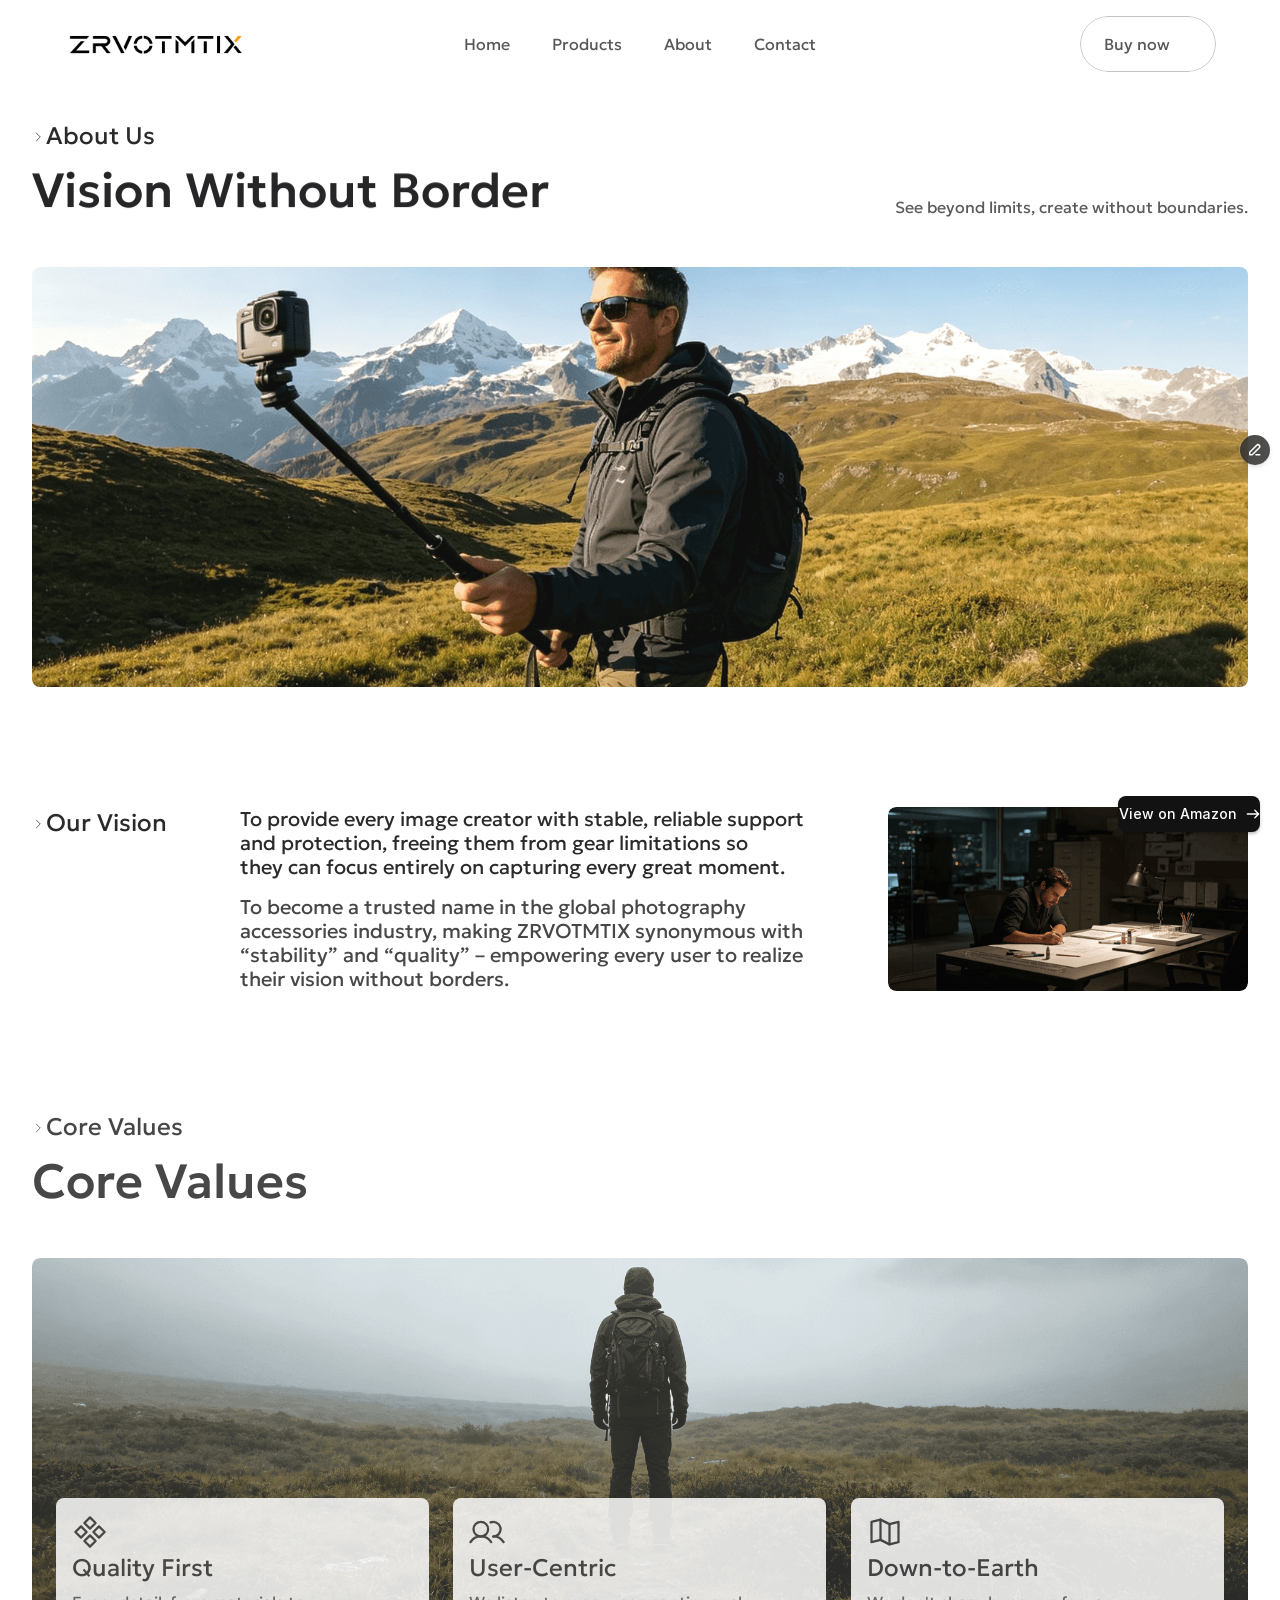
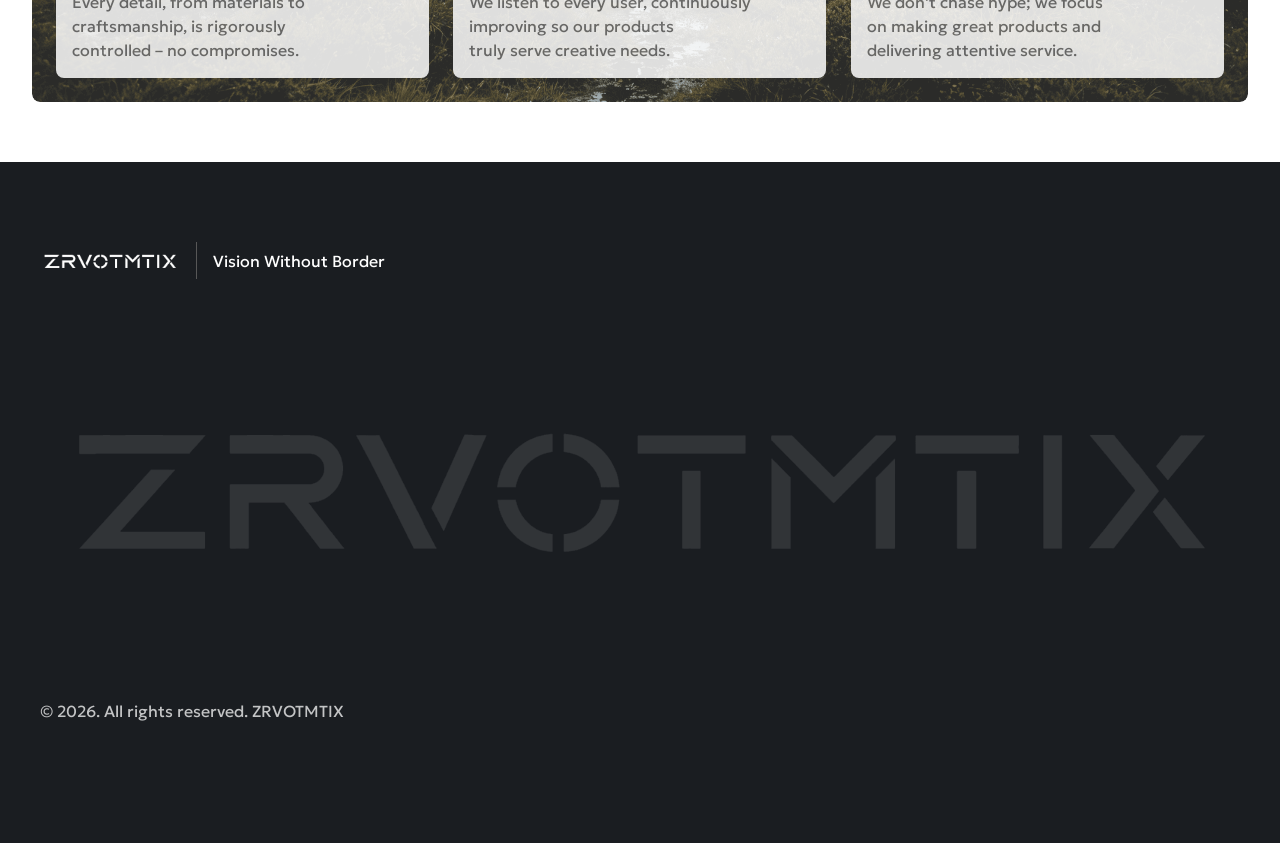
<file: about-2/about.html>
<!DOCTYPE html>
<html lang="en"><head>
<base href="/">
<link rel="stylesheet" href="/styles.css"><script>(function(){var f=window.fetch;window.fetch=function(u,o){if(typeof u==='string'&&u.includes('.framercms')){return f('/assets/cms/'+u.split('/').pop(),o);}return f(u,o);};})();</script>
	<meta charset="utf-8">
	<meta name="viewport" content="width=device-width">
	<meta name="generator" content="Framer f03650d">
	<title>About ZRVOTMTIX — Our Story</title>
    <meta name="description" content="To become a trusted name in the global photography accessories industry, making ZRVOTMTIX synonymous with “stability” and “quality”.">
    <meta name="framer-search-index" content="https://framerusercontent.com/sites/GC4Q8JRGPsaSP4jjWK6Bp/searchIndex-xQThpKZ3i3em.json">
    <meta name="framer-search-index-fallback" content="https://framerusercontent.com/sites/GC4Q8JRGPsaSP4jjWK6Bp/searchIndex-HmwX2yXQW91G.json">
    <link href="assets/images/image-extra-1.png" rel="icon" media="(prefers-color-scheme: light)">
    <link href="assets/images/image-extra-2.png" rel="icon" media="(prefers-color-scheme: dark)">
    <!-- Open Graph -->
    <meta property="og:type" content="website">
    <meta property="og:title" content="About ZRVOTMTIX — Our Story">
    <meta property="og:description" content="To become a trusted name in the global photography accessories industry, making ZRVOTMTIX synonymous with “stability” and “quality”.">
    <meta property="og:image" content="assets/images/image-extra-3.png">
    <!-- X -->
    <meta name="twitter:card" content="summary_large_image">
    <meta name="twitter:title" content="About ZRVOTMTIX — Our Story">
    <meta name="twitter:description" content="To become a trusted name in the global photography accessories industry, making ZRVOTMTIX synonymous with “stability” and “quality”.">
    <meta name="twitter:image" content="assets/images/image-extra-3.png">
	
	
	<script>try{if(localStorage.getItem("__framer_force_showing_editorbar_since")){const n=document.createElement("link");n.rel="modulepreload";n.href="https://framer.com/edit/init.mjs";document.head.appendChild(n)}}catch(e){}</script><link rel="modulepreload" href="https://framer.com/edit/init.mjs">
	<link rel="canonical" href="https://zrvotmtix.framer.website/about-2"><meta property="og:url" content="https://zrvotmtix.framer.website/about-2"><!-- Start of headStart -->
    
    <!-- End of headStart -->
	
	
	<link href="https://fonts.gstatic.com" rel="preconnect" crossorigin="">
    <link href="https://fonts.gstatic.com" rel="preconnect" crossorigin="">
	
	<meta name="robots" content="max-image-preview:large"><!-- Start of headEnd -->
    
    <!-- End of headEnd -->
	
</head>
<body>
	
	<!-- Start of bodyStart -->
    
    <!-- End of bodyStart -->
	
	<div id="main" data-framer-hydrate-v2="{&quot;routeId&quot;:&quot;nTiklkPRR&quot;,&quot;localeId&quot;:&quot;default&quot;,&quot;breakpoints&quot;:[{&quot;hash&quot;:&quot;1480yrm&quot;,&quot;mediaQuery&quot;:&quot;(min-width: 1200px)&quot;},{&quot;hash&quot;:&quot;10k06t0&quot;,&quot;mediaQuery&quot;:&quot;(min-width: 810px) and (max-width: 1199.98px)&quot;},{&quot;hash&quot;:&quot;n17y13&quot;,&quot;mediaQuery&quot;:&quot;(max-width: 809.98px)&quot;},{&quot;hash&quot;:&quot;jybduh&quot;,&quot;mediaQuery&quot;:&quot;(max-width: 809.98px)&quot;},{&quot;hash&quot;:&quot;ic1k5r&quot;,&quot;mediaQuery&quot;:&quot;(min-width: 810px) and (max-width: 1439.98px)&quot;},{&quot;hash&quot;:&quot;qot2z2&quot;,&quot;mediaQuery&quot;:&quot;(min-width: 1440px)&quot;}]}" data-framer-ssr-released-at="2026-09-07T14:23:14.456Z" data-framer-page-optimized-at="2026-09-07T17:04:45.839Z" data-framer-generated-page=""><!--$--><div class="framer-87nXA framer-qot2z2" data-layout-template="true" style="min-height:100vh;width:auto"><div data-framer-root="" class="framer-oi18x framer-METHS framer-8pNyg framer-Vzb4R framer-1480yrm" style="min-height:100vh;width:auto;display:contents"><main class="framer-lo5sbg" data-framer-name="Main"><section class="framer-oypmp0" data-framer-name="Hero"><div class="framer-jqxjbh" data-framer-name="Wrapper"><div class="framer-1jl9r6u" data-framer-name="Top Content"><div class="framer-150mkmq" data-framer-name="Heading &amp; badge"><div class="ssr-variant"><div class="framer-1s7dqza-container" style="will-change: transform; opacity: 0.922292; transform: none;"><div class="framer-B65JV framer-hNniF framer-8fctez framer-v-8fctez" data-framer-name="Badge" style="opacity: 1;"><svg class="framer-eivmu framer-1vvjhvd" role="presentation" viewBox="0 0 24 24" style="--1m6trwb: 0; --21h8s6: var(--token-50e94047-4d94-4add-abae-1ba03fdd228c, rgb(40, 40, 40)); --pgex8v: 1.5; opacity: 1;"><use href="#3166100823"></use></svg><div class="framer-1x5jp1z" data-framer-component-type="RichTextContainer" style="--framer-link-text-color: rgb(0, 153, 255); --framer-link-text-decoration: underline; transform: none; opacity: 1;"><h5 class="framer-text framer-styles-preset-1vi8lcl" data-styles-preset="em7yp98Ec" dir="auto">About Us</h5></div></div></div></div><div class="framer-1jq5tlw" data-framer-name="Heading" data-framer-component-type="RichTextContainer" style="transform:none"><h1 class="framer-text framer-styles-preset-1x7kyc1" data-styles-preset="lgPAVkb9L" dir="auto" style="--framer-text-alignment:start"><span style="display: inline-block; opacity: 0.001; filter: blur(10px); transform: translateY(0.282012px); will-change: transform;">Vision</span> <span style="display: inline-block; opacity: 0.001; filter: blur(10px); transform: translateY(0.365284px); will-change: transform;">Without</span> <span style="display: inline-block; opacity: 0.001; filter: blur(10px); transform: translateY(0.471948px); will-change: transform;">Border</span></h1></div></div><div class="ssr-variant hidden-n17y13"><div class="framer-1kdwbg7" data-framer-name="Subheading" data-framer-component-type="RichTextContainer" style="will-change: transform; opacity: 0.922292; transform: none;"><p class="framer-text framer-styles-preset-1dsqqmj" data-styles-preset="iNmdt_Omm" dir="auto" style="--framer-text-alignment:end">See beyond limits, create without boundaries.</p></div></div></div><div class="framer-13h2rju" data-framer-name="Image wrap"><div class="ssr-variant hidden-n17y13"><div class="framer-szxe90" style="will-change: transform; height: auto; aspect-ratio: 1.33333 / 1; opacity: 0.799597; transform: none;"><div style="position:absolute;border-radius:inherit;corner-shape:inherit;top:0;right:0;bottom:0;left:0" data-framer-background-image-wrapper="true"><img decoding="auto" width="2304" height="1728" sizes="(min-width: 1200px) max(min(max(100vw, 1px), 1330px) - 64px, 1px), (max-width: 809.98px) max(min(max(100vw, 1px), 1330px) - 32px, 1px), (min-width: 810px) and (max-width: 1199.98px) max(min(max(100vw, 1px), 1330px) - 48px, 1px)" srcset="assets/images/trova-outdoor-adventure-scene-introducing-guided-h-2.png 512w,assets/images/trova-outdoor-adventure-scene-introducing-guided-h-3.png 1024w,assets/images/trova-outdoor-adventure-scene-introducing-guided-h-1.png 2048w,assets/images/trova-outdoor-adventure-scene-introducing-guided-h-4.png 2304w" src="assets/images/trova-outdoor-adventure-scene-introducing-guided-h-4.png" alt="Trova outdoor adventure scene introducing guided hiking travel experiences." style="display:block;width:100%;height:100%;border-radius:inherit;corner-shape:inherit;object-position:center;object-fit:cover"></div></div></div></div></div></section><section class="framer-ipuc0s" data-framer-name="Our story "><div class="framer-29cu39" data-framer-name="Wrapper"><div class="framer-rkk5ga" data-framer-name="Content wrap"><div class="framer-efi6kv" data-framer-name="Left Column "><div class="ssr-variant"><div class="framer-1k8dvn7-container" style="will-change: transform; opacity: 0.922292; transform: none;"><div class="framer-B65JV framer-hNniF framer-8fctez framer-v-8fctez" data-framer-name="Badge" style="opacity: 1;"><svg class="framer-eivmu framer-1vvjhvd" role="presentation" viewBox="0 0 24 24" style="--1m6trwb: 0; --21h8s6: var(--token-50e94047-4d94-4add-abae-1ba03fdd228c, rgb(40, 40, 40)); --pgex8v: 1.5; opacity: 1;"><use href="#3166100823"></use></svg><div class="framer-1x5jp1z" data-framer-component-type="RichTextContainer" style="--framer-link-text-color: rgb(0, 153, 255); --framer-link-text-decoration: underline; transform: none; opacity: 1;"><h5 class="framer-text framer-styles-preset-1vi8lcl" data-styles-preset="em7yp98Ec" dir="auto">Our Vision</h5></div></div></div></div></div><div class="framer-hkz7hl" data-framer-name="Center Column "><div class="framer-10vytj6" data-framer-name="paragraph" data-framer-component-type="RichTextContainer" style="will-change: transform; opacity: 0.922292; transform: none;"><h6 class="framer-text framer-styles-preset-8kyz28" data-styles-preset="F5mq3rDN6" dir="auto">To provide every image creator with stable, reliable support and protection, freeing them from gear limitations so they can focus entirely on capturing every great moment.</h6></div><div class="framer-i4xex5" data-framer-name="paragraph" data-framer-component-type="RichTextContainer" style="will-change:transform;opacity:0;transform:none"><h6 class="framer-text framer-styles-preset-8kyz28" data-styles-preset="F5mq3rDN6" dir="auto">To become a trusted name in the global photography accessories industry, making ZRVOTMTIX synonymous with “stability” and “quality” – empowering every user to realize their vision without borders.</h6></div></div><div class="framer-isvuio" data-framer-name="Right Column"><div class="ssr-variant hidden-n17y13 hidden-10k06t0"><div class="framer-ufnroe" style="will-change:transform;opacity:0;transform:none"><div style="position:absolute;border-radius:inherit;corner-shape:inherit;top:0;right:0;bottom:0;left:0" data-framer-background-image-wrapper="true"><img decoding="auto" width="2496" height="1664" sizes="(min-width: 1200px) max(min(max((min(max(100vw, 1px), 1330px) - 160px) / 3, 1px), 360px), 1px), (max-width: 809.98px) max(min(min(max(100vw, 1px), 1330px) - 32px, 360px), 1px), (min-width: 810px) and (max-width: 1199.98px) max(min(max(100vw, 1px), 1330px) - 48px, 1px)" srcset="assets/images/hikers-exploring-a-scenic-trail-with-trova-guides--1.png 512w,assets/images/hikers-exploring-a-scenic-trail-with-trova-guides--2.png 1024w,assets/images/hikers-exploring-a-scenic-trail-with-trova-guides--3.png 2048w,assets/images/hikers-exploring-a-scenic-trail-with-trova-guides--4.png 2496w" src="assets/images/hikers-exploring-a-scenic-trail-with-trova-guides--4.png" alt="Hikers exploring a scenic trail with Trova guides and trip planning support." style="display:block;width:100%;height:100%;border-radius:inherit;corner-shape:inherit;object-position:center;object-fit:cover"></div></div></div></div></div></div></section><section class="framer-pvvy0v" data-framer-name="Why Trova"><div class="framer-wxv55z" data-framer-name="Wrapper"><div class="framer-1roz22c" data-framer-name="Top Content"><div class="framer-m2dq6w" data-framer-name="Heading &amp; badge"><div class="ssr-variant"><div class="framer-1hqtvuk-container" style="will-change:transform;opacity:0;transform:none"><div class="framer-B65JV framer-hNniF framer-8fctez framer-v-8fctez" data-framer-name="Badge" style="opacity: 1;"><svg class="framer-eivmu framer-1vvjhvd" role="presentation" viewBox="0 0 24 24" style="--1m6trwb: 0; --21h8s6: var(--token-50e94047-4d94-4add-abae-1ba03fdd228c, rgb(40, 40, 40)); --pgex8v: 1.5; opacity: 1;"><use href="#3166100823"></use></svg><div class="framer-1x5jp1z" data-framer-component-type="RichTextContainer" style="--framer-link-text-color: rgb(0, 153, 255); --framer-link-text-decoration: underline; transform: none; opacity: 1;"><h5 class="framer-text framer-styles-preset-1vi8lcl" data-styles-preset="em7yp98Ec" dir="auto">Core Values</h5></div></div></div></div><div class="framer-36h3mk" data-framer-name="Heading" data-framer-component-type="RichTextContainer" style="will-change:transform;opacity:0;transform:none"><h1 class="framer-text framer-styles-preset-1x7kyc1" data-styles-preset="lgPAVkb9L" dir="auto" style="--framer-text-alignment:start">Core Values</h1></div></div></div><div class="framer-w5dq1c" data-framer-name="Bottom Content"><div class="ssr-variant"><div class="framer-1co999b" data-framer-name="Image Wrap" style="will-change:transform;opacity:0;transform:none"><div style="position:absolute;border-radius:inherit;corner-shape:inherit;top:0;right:0;bottom:0;left:0" data-framer-background-image-wrapper="true"><img decoding="auto" loading="lazy" width="2496" height="1664" sizes="(min-width: 1200px) max(min(max(100vw, 1px), 1330px) - 64px, 1px), (max-width: 809.98px) max(min(max(100vw, 1px), 1330px) - 32px, 1px), (min-width: 810px) and (max-width: 1199.98px) max(min(max(100vw, 1px), 1330px) - 48px, 1px)" srcset="assets/images/mountain-landscape-for-trova-s-guided-hiking-adven-2.png 512w,assets/images/mountain-landscape-for-trova-s-guided-hiking-adven-3.png 1024w,assets/images/mountain-landscape-for-trova-s-guided-hiking-adven-1.png 2048w,assets/images/mountain-landscape-for-trova-s-guided-hiking-adven-4.png 2496w" src="assets/images/mountain-landscape-for-trova-s-guided-hiking-adven-4.png" alt="Mountain landscape for Trova’s guided hiking adventures and outdoor travel story." style="display:block;width:100%;height:100%;border-radius:inherit;corner-shape:inherit;object-position:center bottom;object-fit:cover"></div><div class="framer-12pcwbp" data-framer-name="Card wrap"><div class="framer-1os5b0m-container" style="will-change:transform;opacity:0;transform:none"><div class="framer-z8iC8 framer-hNniF framer-8pNyg framer-1w6ux4n framer-v-1w6ux4n" data-framer-name="Destop" style="background-color: var(--token-c2afed33-674b-48e9-8f2d-42005165fb59, rgb(255, 255, 255)); width: 100%; border-radius: 8px; opacity: 1;"><div class="framer-1ohznyk" data-framer-name="Icon" style="opacity: 1;"><svg class="framer-oXbKJ framer-19uai24" role="presentation" viewBox="0 0 24 24" style="--1m6trwb: 0; --21h8s6: var(--token-50e94047-4d94-4add-abae-1ba03fdd228c, rgb(40, 40, 40)); --pgex8v: 1.5; opacity: 1;"><use href="#1842966813"></use></svg></div><div class="framer-gyzwib" style="border-radius: 8px; opacity: 1;"><div class="framer-w62w8m" data-framer-component-type="RichTextContainer" style="transform: none; opacity: 1;"><h5 class="framer-text framer-styles-preset-1vi8lcl" data-styles-preset="em7yp98Ec" dir="auto">Quality First</h5></div><div class="framer-1vpir9d" data-framer-component-type="RichTextContainer" style="transform: none; opacity: 1;"><p class="framer-text framer-styles-preset-1dsqqmj" data-styles-preset="iNmdt_Omm" dir="auto">Every detail, from materials to craftsmanship, is rigorously controlled – no compromises.</p></div></div></div></div><div class="framer-19p6uub-container" style="will-change:transform;opacity:0;transform:none"><div class="framer-z8iC8 framer-hNniF framer-8pNyg framer-1w6ux4n framer-v-1w6ux4n" data-framer-name="Destop" style="background-color: var(--token-c2afed33-674b-48e9-8f2d-42005165fb59, rgb(255, 255, 255)); width: 100%; border-radius: 8px; opacity: 1;"><div class="framer-1ohznyk" data-framer-name="Icon" style="opacity: 1;"><svg class="framer-5yi3D framer-19uai24" role="presentation" viewBox="0 0 24 24" style="--1m6trwb: 0; --21h8s6: var(--token-50e94047-4d94-4add-abae-1ba03fdd228c, rgb(40, 40, 40)); --pgex8v: 1.5; opacity: 1;"><use href="#2109778876"></use></svg></div><div class="framer-gyzwib" style="border-radius: 8px; opacity: 1;"><div class="framer-w62w8m" data-framer-component-type="RichTextContainer" style="transform: none; opacity: 1;"><h5 class="framer-text framer-styles-preset-1vi8lcl" data-styles-preset="em7yp98Ec" dir="auto">User‑Centric</h5></div><div class="framer-1vpir9d" data-framer-component-type="RichTextContainer" style="transform: none; opacity: 1;"><p class="framer-text framer-styles-preset-1dsqqmj" data-styles-preset="iNmdt_Omm" dir="auto">We listen to every user, continuously improving so our products truly serve creative needs.</p></div></div></div></div><div class="framer-itjmi-container" style="will-change:transform;opacity:0;transform:none"><div class="framer-z8iC8 framer-hNniF framer-8pNyg framer-1w6ux4n framer-v-1w6ux4n" data-framer-name="Destop" style="background-color: var(--token-c2afed33-674b-48e9-8f2d-42005165fb59, rgb(255, 255, 255)); width: 100%; border-radius: 8px; opacity: 1;"><div class="framer-1ohznyk" data-framer-name="Icon" style="opacity: 1;"><svg class="framer-NgWgT framer-19uai24" role="presentation" viewBox="0 0 24 24" style="--1m6trwb: 0; --21h8s6: var(--token-50e94047-4d94-4add-abae-1ba03fdd228c, rgb(40, 40, 40)); --pgex8v: 1.5; opacity: 1;"><use href="#2631352072"></use></svg></div><div class="framer-gyzwib" style="border-radius: 8px; opacity: 1;"><div class="framer-w62w8m" data-framer-component-type="RichTextContainer" style="transform: none; opacity: 1;"><h5 class="framer-text framer-styles-preset-1vi8lcl" data-styles-preset="em7yp98Ec" dir="auto">Down‑to‑Earth</h5></div><div class="framer-1vpir9d" data-framer-component-type="RichTextContainer" style="transform: none; opacity: 1;"><p class="framer-text framer-styles-preset-1dsqqmj" data-styles-preset="iNmdt_Omm" dir="auto">We don't chase hype; we focus on making great products and delivering attentive service.</p></div></div></div></div></div></div></div></div></div></section></main></div><div id="overlay"></div><div class="framer-1j1zsc2"></div><div class="framer-1bpe1d1-container"><div class="ssr-variant hidden-jybduh hidden-ic1k5r"><footer class="framer-cHqjJ framer-8pNyg framer-bt3lg4 framer-v-bt3lg4" data-framer-name="Desktop" style="background-color: var(--token-16859c7d-1a37-4c0b-8cfe-b6f58e9d38df, rgb(26, 29, 33)); width: 100%; opacity: 1;"><div class="framer-6ymkc" data-framer-name="Container" style="opacity: 1;"><div class="framer-p7yh24" data-framer-name="Footer wrapper" style="opacity: 1;"><div class="framer-33q6zh" data-framer-name="Footer item" style="opacity: 1;"><div class="framer-1d0do1q" data-framer-name="Brand" style="opacity: 1;"><div class="framer-1n15f3m" data-framer-name="Logo" style="opacity: 1;"><div style="position:absolute;border-radius:inherit;corner-shape:inherit;top:0;right:0;bottom:0;left:0" data-framer-background-image-wrapper="true"><img decoding="auto" loading="lazy" width="1600" height="320" sizes="(min-width: 1440px) max(140px, max(max((min(100vw - 32px, 1200px) - 120px) / 4, 50px) * 4 + 120px, 1px)), (max-width: 809.98px) max(140px, max(max((min(100vw - 48px, 1200px) - 40px) / 2, 50px) * 2 + 40px, 1px)), (min-width: 810px) and (max-width: 1439.98px) max(140px, max(max((min(100vw - 48px, 1200px) - 120px) / 4, 50px) * 4 + 120px, 1px))" srcset="assets/images/logo-23.png 512w,assets/images/logo-24.png 1024w,assets/images/logo-22.png 1600w" src="assets/images/logo-22.png" alt="" style="display:block;width:100%;height:100%;border-radius:inherit;corner-shape:inherit;object-position:left center;object-fit:contain"></div></div><div class="framer-13eaw1v" data-framer-name="Divider" style="background-color: var(--token-8cb0b1cf-31eb-44ae-ab53-2ab688199995, rgb(87, 87, 87)); opacity: 1;"></div><div class="framer-6l47lp" data-framer-component-type="RichTextContainer" style="--extracted-r6o4lv: var(--token-d183fc7c-8cef-45d0-aef0-23c6a141ce23, rgb(255, 255, 255)); --framer-link-text-color: rgb(0, 153, 255); --framer-link-text-decoration: underline; transform: none; opacity: 1;"><p class="framer-text framer-styles-preset-1dsqqmj" data-styles-preset="iNmdt_Omm" style="--framer-text-alignment:left;--framer-text-color:var(--extracted-r6o4lv, var(--token-d183fc7c-8cef-45d0-aef0-23c6a141ce23, rgb(255, 255, 255)))">Vision Without Border</p></div></div></div><div class="framer-76j09v" data-framer-name="Footer item" style="opacity: 1;"><div class="framer-9tx6hi" style="opacity:0.1"><div style="position:absolute;border-radius:inherit;corner-shape:inherit;top:0;right:0;bottom:0;left:0" data-framer-background-image-wrapper="true"><img decoding="auto" loading="lazy" width="1600" height="320" sizes="(min-width: 1440px) max(140px, max(max((min(100vw - 32px, 1200px) - 120px) / 4, 50px) * 4 + 120px, 1px)), (max-width: 809.98px) max(140px, max(max((min(100vw - 48px, 1200px) - 40px) / 2, 50px) * 2 + 40px, 1px)), (min-width: 810px) and (max-width: 1439.98px) max(140px, max(max((min(100vw - 48px, 1200px) - 120px) / 4, 50px) * 4 + 120px, 1px))" srcset="assets/images/logo-23.png 512w,assets/images/logo-24.png 1024w,assets/images/logo-22.png 1600w" src="assets/images/logo-22.png" alt="" style="display:block;width:100%;height:100%;border-radius:inherit;corner-shape:inherit;object-position:center;object-fit:contain"></div></div></div><div class="framer-1ih5p3k" data-framer-name="Copyright" style="opacity: 1;"><div class="framer-662p9e" data-framer-component-type="RichTextContainer" style="--extracted-r6o4lv: var(--token-825b65eb-5744-4e86-9f35-b67e187b9170, rgb(195, 196, 197)); --framer-link-text-color: rgb(0, 153, 255); --framer-link-text-decoration: underline; transform: none; opacity: 1;"><p class="framer-text framer-styles-preset-1dsqqmj" data-styles-preset="iNmdt_Omm" dir="auto" style="--framer-text-alignment:left;--framer-text-color:var(--extracted-r6o4lv, var(--token-825b65eb-5744-4e86-9f35-b67e187b9170, rgb(195, 196, 197)))">© 2026. All rights reserved. ZRVOTMTIX</p></div></div><div class="framer-1w1k34b" data-framer-name="Social" style="opacity: 1;"></div></div></div></footer></div></div><section class="framer-1sgj87r" data-framer-layout-hint-center-x="true" data-framer-name="Nav section"><div class="framer-z1g669" data-framer-name="Container"><div class="ssr-variant hidden-jybduh hidden-ic1k5r"><div class="framer-12fqb33-container"><nav class="framer-sYAsh framer-11d7ygu framer-v-11d7ygu" data-framer-name="Desktop" style="width: 100%; opacity: 1;"><div class="framer-lqv21i" data-framer-name="Brand" style="opacity: 1;"><!--$--><a as="a" class="framer-uutwsu framer-1593l4w" data-framer-name="Logo" href="./" style="opacity: 1;"><div style="position:absolute;border-radius:inherit;corner-shape:inherit;top:0;right:0;bottom:0;left:0" data-framer-background-image-wrapper="true"><img decoding="auto" width="1600" height="320" sizes="(min-width: 1440px) 183px, (max-width: 809.98px) 183px, (min-width: 810px) and (max-width: 1439.98px) 183px" srcset="assets/images/logo-25.png 512w,assets/images/logo-26.png 1024w,assets/images/logo-27.png 1600w" src="assets/images/logo-27.png" alt="" style="display:block;width:100%;height:100%;border-radius:inherit;corner-shape:inherit;object-position:center;object-fit:contain"></div></a><!--/$--></div><div class="framer-13vxecr" data-framer-name="Nav items" style="opacity: 1;"><!--$--><div class="framer-14lglzx-container" style="opacity: 1;"><!--$--><a class="framer-ckldI framer-8pNyg framer-vbll97 framer-v-vbll97 framer-bfv3nj" data-framer-name="Desktop" data-highlight="true" href="./" tabindex="0" style="opacity: 1;"><div class="framer-1ngfswp" data-framer-component-type="RichTextContainer" style="--framer-link-text-color: rgb(0, 153, 255); --framer-link-text-decoration: underline; transform: none; opacity: 1;"><p class="framer-text framer-styles-preset-1dsqqmj" data-styles-preset="iNmdt_Omm" style="--framer-text-alignment:center">Home</p></div><div class="framer-zjprny" data-framer-name="Line" style="background-color:var(--token-8cb0b1cf-31eb-44ae-ab53-2ab688199995, rgb(87, 87, 87));opacity:0"></div></a><!--/$--></div><!--/$--><div class="framer-o848e4-container" style="opacity: 1;"><!--$--><a class="framer-ckldI framer-8pNyg framer-vbll97 framer-v-vbll97 framer-bfv3nj" data-framer-name="Desktop" data-highlight="true" href="https://www.amazon.com/s?me=A2CAB5J0GP4FOA&amp;marketplaceID=ATVPDKIKX0DER" tabindex="0" style="opacity: 1;"><div class="framer-1ngfswp" data-framer-component-type="RichTextContainer" style="--framer-link-text-color: rgb(0, 153, 255); --framer-link-text-decoration: underline; transform: none; opacity: 1;"><p class="framer-text framer-styles-preset-1dsqqmj" data-styles-preset="iNmdt_Omm" style="--framer-text-alignment:center">Products</p></div><div class="framer-zjprny" data-framer-name="Line" style="background-color:var(--token-8cb0b1cf-31eb-44ae-ab53-2ab688199995, rgb(87, 87, 87));opacity:0"></div></a><!--/$--></div><!--$--><div class="framer-1eo7l2c-container" style="opacity: 1;"><!--$--><a class="framer-ckldI framer-8pNyg framer-vbll97 framer-v-vbll97 framer-bfv3nj" data-framer-name="Desktop" data-highlight="true" href="./about-2" data-framer-page-link-current="true" tabindex="0" style="opacity: 1;"><div class="framer-1ngfswp" data-framer-component-type="RichTextContainer" style="--framer-link-text-color: rgb(0, 153, 255); --framer-link-text-decoration: underline; transform: none; opacity: 1;"><p class="framer-text framer-styles-preset-1dsqqmj" data-styles-preset="iNmdt_Omm" style="--framer-text-alignment:center">About</p></div><div class="framer-zjprny" data-framer-name="Line" style="background-color:var(--token-8cb0b1cf-31eb-44ae-ab53-2ab688199995, rgb(87, 87, 87));opacity:0"></div></a><!--/$--></div><!--/$--><!--$--><div class="framer-cln04g-container" style="opacity: 1;"><!--$--><a class="framer-ckldI framer-8pNyg framer-vbll97 framer-v-vbll97 framer-bfv3nj" data-framer-name="Desktop" data-highlight="true" href="./contact" tabindex="0" style="opacity: 1;"><div class="framer-1ngfswp" data-framer-component-type="RichTextContainer" style="--framer-link-text-color: rgb(0, 153, 255); --framer-link-text-decoration: underline; transform: none; opacity: 1;"><p class="framer-text framer-styles-preset-1dsqqmj" data-styles-preset="iNmdt_Omm" style="--framer-text-alignment:center">Contact</p></div><div class="framer-zjprny" data-framer-name="Line" style="background-color:var(--token-8cb0b1cf-31eb-44ae-ab53-2ab688199995, rgb(87, 87, 87));opacity:0"></div></a><!--/$--></div><!--/$--></div><div class="framer-14j3hbq" data-framer-name="Actions" style="opacity: 1;"><div class="framer-1tz35w3-container" style="opacity: 1;"><!--$--><a class="framer-mEFvn framer-8pNyg framer-a7vnb1 framer-v-17i8du2 framer-uyjhti" data-framer-name="Desktop / Secondary" data-border="true" href="https://www.amazon.com/stores/page/03D54FAD-5BA1-4CC0-B6BC-F5D695A69E22?ingress=2&amp;lp_context_asin=B0HGMH3RCB&amp;visitId=ee7c6c4b-49c5-4ef2-8154-139bc2578b30&amp;store_ref=bl_ast_dp_brandlogo_sto&amp;ref_=ast_bln" target="_blank" style="--border-bottom-width: 1px; --border-color: var(--token-825b65eb-5744-4e86-9f35-b67e187b9170, rgb(195, 196, 197)); --border-left-width: 1px; --border-right-width: 1px; --border-style: solid; --border-top-width: 1px; background-color: rgb(255, 255, 255); border-radius: 100px; opacity: 1;"><div class="framer-3wr2ou" data-border="true" data-framer-name="Border" style="--border-bottom-width: 1px; --border-color: var(--token-8e9f7d65-9fbe-4bbc-aa91-54812dc50f56, rgb(38, 38, 40)); --border-left-width: 1px; --border-right-width: 1px; --border-style: solid; --border-top-width: 1px; border-radius: 100px; opacity: 1;"></div><div class="framer-51rbpy" data-framer-component-type="RichTextContainer" style="--extracted-r6o4lv: var(--token-8cb0b1cf-31eb-44ae-ab53-2ab688199995, rgb(87, 87, 87)); --framer-link-text-color: rgb(0, 153, 255); --framer-link-text-decoration: underline; transform: none; opacity: 1;"><p class="framer-text framer-styles-preset-1dsqqmj" data-styles-preset="iNmdt_Omm" style="--framer-text-alignment:center;--framer-text-color:var(--extracted-r6o4lv, var(--token-8cb0b1cf-31eb-44ae-ab53-2ab688199995, rgb(87, 87, 87)))">Buy now</p></div><div class="framer-1f44kbs" data-framer-name="Wrapper" style="opacity: 1;"><div class="framer-vyr2zm-container" style="opacity: 1;"><div style="display:contents"><svg xmlns="http://www.w3.org/2000/svg" viewBox="0 0 256 256" focusable="false" color="var(--token-8cb0b1cf-31eb-44ae-ab53-2ab688199995, rgb(87, 87, 87))" style="user-select: none; width: 100%; height: 100%; display: inline-block; fill: var(--token-8cb0b1cf-31eb-44ae-ab53-2ab688199995, rgb(87, 87, 87)); color: var(--token-8cb0b1cf-31eb-44ae-ab53-2ab688199995, rgb(87, 87, 87)); flex-shrink: 0;"><g color="var(--token-8cb0b1cf-31eb-44ae-ab53-2ab688199995, rgb(87, 87, 87))" weight="regular"><path d="M181.66,133.66l-80,80a8,8,0,0,1-11.32-11.32L164.69,128,90.34,53.66a8,8,0,0,1,11.32-11.32l80,80A8,8,0,0,1,181.66,133.66Z"></path></g></svg></div></div><div class="framer-1btufqq-container" style="opacity: 1;"><div style="display:contents"><svg xmlns="http://www.w3.org/2000/svg" viewBox="0 0 256 256" focusable="false" color="var(--token-8cb0b1cf-31eb-44ae-ab53-2ab688199995, rgb(87, 87, 87))" style="user-select: none; width: 100%; height: 100%; display: inline-block; fill: var(--token-8cb0b1cf-31eb-44ae-ab53-2ab688199995, rgb(87, 87, 87)); color: var(--token-8cb0b1cf-31eb-44ae-ab53-2ab688199995, rgb(87, 87, 87)); flex-shrink: 0;"><g color="var(--token-8cb0b1cf-31eb-44ae-ab53-2ab688199995, rgb(87, 87, 87))" weight="regular"><path d="M181.66,133.66l-80,80a8,8,0,0,1-11.32-11.32L164.69,128,90.34,53.66a8,8,0,0,1,11.32-11.32l80,80A8,8,0,0,1,181.66,133.66Z"></path></g></svg></div></div></div></a><!--/$--></div></div></nav></div></div></div></section><div class="framer-13wmz3y-container"><div class="ssr-variant hidden-jybduh hidden-ic1k5r"><!--$--><a class="framer-t7efC framer-17j4q7i framer-v-17j4q7i framer-1d7i3fk" data-framer-appear-id="17j4q7i" data-framer-name="Remix CTA · Desktop" data-reset="button" href="https://www.amazon.com/stores/page/03D54FAD-5BA1-4CC0-B6BC-F5D695A69E22?ingress=2&amp;lp_context_asin=B0HGMH3RCB&amp;visitId=ee7c6c4b-49c5-4ef2-8154-139bc2578b30&amp;store_ref=bl_ast_dp_brandlogo_sto&amp;ref_=ast_bln" target="_blank" style="background-color:var(--token-fdb4f362-b1d3-4763-a8d6-99a7d65adde6, rgb(18, 18, 18));width:100%;will-change:transform;border-bottom-left-radius:8px;border-bottom-right-radius:8px;border-top-left-radius:8px;border-top-right-radius:8px;box-shadow:0px 2px 3px 0px rgba(0, 0, 0, 0.25);opacity:0.001;transform:translateY(15px)"><div class="framer-llyu0r" data-framer-component-type="RichTextContainer" style="--extracted-r6o4lv: var(--token-4942b4c1-7db2-44f1-bd7a-7ef9407cd90b, rgb(255, 255, 255)); transform: none; opacity: 1;"><p dir="auto" class="framer-text" style="--font-selector:SW50ZXItTWVkaXVt;--framer-font-size:14px;--framer-font-weight:500;--framer-line-height:24px;--framer-text-alignment:center;--framer-text-color:var(--extracted-r6o4lv, var(--token-4942b4c1-7db2-44f1-bd7a-7ef9407cd90b, rgb(255, 255, 255)))">View on Amazon</p></div><div class="framer-j9k30z" data-framer-name="Arrow" style="transform: none; opacity: 1;"><!--$--><span data-framer-component-type="SVG" as="span" data-framer-name="Graphic" href="https://www.amazon.com/stores/page/03D54FAD-5BA1-4CC0-B6BC-F5D695A69E22?ingress=2&amp;lp_context_asin=B0HGMH3RCB&amp;visitId=ee7c6c4b-49c5-4ef2-8154-139bc2578b30&amp;store_ref=bl_ast_dp_brandlogo_sto&amp;ref_=ast_bln" target="_blank" data-nested-link="true" tabindex="0" parentsize="0" _constraints="[object Object]" rotation="0" shadows="" class="framer-34x472 framer-1d7i3fk" aria-hidden="true" style="image-rendering: pixelated; flex-shrink: 0; opacity: 1;" data-hydrated="true"><div class="svgContainer" style="width:100%;height:100%;aspect-ratio:inherit"><svg style="width:100%;height:100%;"><use href="#svg11750638258"></use></svg></div></span><!--/$--></div></a><!--/$--></div></div></div><div id="template-overlay"></div><!--/$--></div><script>(()=>{function u(){function n(t,e,i){let r=document.createElement("a");r.href=t,r.target=i,r.rel=e,document.body.appendChild(r),r.click(),r.remove()}function o(t){if(this.dataset.hydrated){this.removeEventListener("click",o);return}t.preventDefault(),t.stopPropagation();let e=this.getAttribute("href");if(!e)return;if(/Mac|iPod|iPhone|iPad/u.test(navigator.userAgent)?t.metaKey:t.ctrlKey)return n(e,"","_blank");let r=this.getAttribute("rel")??"",c=this.getAttribute("target")??"";n(e,r,c)}function a(t){if(this.dataset.hydrated){this.removeEventListener("auxclick",o);return}t.preventDefault(),t.stopPropagation();let e=this.getAttribute("href");e&&n(e,"","_blank")}function s(t){if(this.dataset.hydrated){this.removeEventListener("keydown",s);return}if(t.key!=="Enter")return;t.preventDefault(),t.stopPropagation();let e=this.getAttribute("href");if(!e)return;let i=this.getAttribute("rel")??"",r=this.getAttribute("target")??"";n(e,i,r)}document.querySelectorAll("[data-nested-link]").forEach(t=>{t instanceof HTMLElement&&(t.addEventListener("click",o),t.addEventListener("auxclick",a),t.addEventListener("keydown",s))})}return u})()()</script>
	<script>!function(){var w="framer_variant";function u(a,r){let e=r.indexOf("#"),t=e===-1?r:r.substring(0,e),o=e===-1?"":r.substring(e),n=t.indexOf("?"),h=n===-1?t:t.substring(0,n),d=n===-1?"":t.substring(n),s=new URLSearchParams(d),m=new URLSearchParams(a);for(let[i,l]of m)s.has(i)||i!==w&&s.append(i,l);let c=s.toString();return c===""?t+o:h+"?"+c+o}var g='div#main a[href^="#"],div#main a[href^="/"],div#main a[href^="."]',f="div#main a[data-framer-preserve-params]",S=document.currentScript?.hasAttribute("data-preserve-internal-params");if(window.location.search&&!navigator.webdriver&&!/bot|-google|google-|yandex|ia_archiver|crawl|spider/iu.test(navigator.userAgent)){let a=document.querySelectorAll(S?`${g},${f}`:f);for(let r of a){let e=u(window.location.search,r.href);r.setAttribute("href",e)}}
}()</script>
	
	
	<script>var animator=(()=>{var L=(e,r,t)=>t>r?r:t<e?e:t;var U=()=>{};function _(e){let r;return()=>(r===void 0&&(r=e()),r)}var Q=e=>e;var D=e=>e*1e3,O=e=>e/1e3;var J=e=>Array.isArray(e)&&typeof e[0]=="number";var $=(e,r,t=10)=>{let o="",s=Math.max(Math.round(r/t),2);for(let i=0;i<s;i++)o+=Math.round(e(i/(s-1))*1e4)/1e4+", ";return`linear(${o.substring(0,o.length-2)})`};function j(e){let r=0,t=50,o=e.next(r);for(;!o.done&&r<2e4;)r+=t,o=e.next(r);return r>=2e4?1/0:r}function de(e,r=100,t){let o=t({...e,keyframes:[0,r]}),s=Math.min(j(o),2e4);return{type:"keyframes",ease:i=>o.next(s*i).value/r,duration:O(s)}}var d={stiffness:100,damping:10,mass:1,velocity:0,duration:800,bounce:.3,visualDuration:.3,restSpeed:{granular:.01,default:2},restDelta:{granular:.005,default:.5},minDuration:.01,maxDuration:10,minDamping:.05,maxDamping:1};function te(e,r){return e*Math.sqrt(1-r*r)}var ke=12;function Ie(e,r,t){let o=t;for(let s=1;s<ke;s++)o=o-e(o)/r(o);return o}var re=.001;function Be({duration:e=d.duration,bounce:r=d.bounce,velocity:t=d.velocity,mass:o=d.mass}){let s,i;U(e<=D(d.maxDuration),"Spring duration must be 10 seconds or less","spring-duration-limit");let n=1-r;n=L(d.minDamping,d.maxDamping,n),e=L(d.minDuration,d.maxDuration,O(e)),n<1?(s=m=>{let p=m*n,c=p*e,u=p-t,g=te(m,n),A=Math.exp(-c);return re-u/g*A},i=m=>{let c=m*n*e,u=c*t+t,g=Math.pow(n,2)*Math.pow(m,2)*e,A=Math.exp(-c),x=te(Math.pow(m,2),n);return(-s(m)+re>0?-1:1)*((u-g)*A)/x}):(s=m=>{let p=Math.exp(-m*e),c=(m-t)*e+1;return-re+p*c},i=m=>{let p=Math.exp(-m*e),c=(t-m)*(e*e);return p*c});let f=5/e,a=Ie(s,i,f);if(e=D(e),isNaN(a))return{stiffness:d.stiffness,damping:d.damping,duration:e};{let m=Math.pow(a,2)*o;return{stiffness:m,damping:n*2*Math.sqrt(o*m),duration:e}}}var Ke=["duration","bounce"],Ge=["stiffness","damping","mass"];function ge(e,r){return r.some(t=>e[t]!==void 0)}function Le(e){let r={velocity:d.velocity,stiffness:d.stiffness,damping:d.damping,mass:d.mass,isResolvedFromDuration:!1,...e};if(!ge(e,Ge)&&ge(e,Ke))if(r.velocity=0,e.visualDuration){let t=e.visualDuration,o=2*Math.PI/(t*1.2),s=o*o,i=2*L(.05,1,1-(e.bounce||0))*Math.sqrt(s);r={...r,mass:d.mass,stiffness:s,damping:i}}else{let t=Be({...e,velocity:0});r={...r,...t,mass:d.mass},r.isResolvedFromDuration=!0}return r}function E(e=d.visualDuration,r=d.bounce){let t=typeof e!="object"?{visualDuration:e,keyframes:[0,1],bounce:r}:e,{restSpeed:o,restDelta:s}=t,i=t.keyframes[0],n=t.keyframes[t.keyframes.length-1],f={done:!1,value:i},{stiffness:a,damping:m,mass:p,duration:c,velocity:u,isResolvedFromDuration:g}=Le({...t,velocity:-O(t.velocity||0)}),A=u||0,x=m/(2*Math.sqrt(a*p)),h=n-i,y=O(Math.sqrt(a/p)),F=Math.abs(h)<5;o||(o=F?d.restSpeed.granular:d.restSpeed.default),s||(s=F?d.restDelta.granular:d.restDelta.default);let w,V,M,G,Y,H;if(x<1)M=te(y,x),G=(A+x*y*h)/M,w=l=>{let T=Math.exp(-x*y*l);return n-T*(G*Math.sin(M*l)+h*Math.cos(M*l))},Y=x*y*G+h*M,H=x*y*h-G*M,V=l=>Math.exp(-x*y*l)*(Y*Math.sin(M*l)+H*Math.cos(M*l));else if(x===1){w=T=>n-Math.exp(-y*T)*(h+(A+y*h)*T);let l=A+y*h;V=T=>Math.exp(-y*T)*(y*l*T-A)}else{let l=y*Math.sqrt(x*x-1);w=v=>{let k=Math.exp(-x*y*v),P=Math.min(l*v,300);return n-k*((A+x*y*h)*Math.sinh(P)+l*h*Math.cosh(P))/l};let T=(A+x*y*h)/l,S=x*y*T-h*l,N=x*y*h-T*l;V=v=>{let k=Math.exp(-x*y*v),P=Math.min(l*v,300);return k*(S*Math.sinh(P)+N*Math.cosh(P))}}let Z={calculatedDuration:g&&c||null,velocity:l=>D(V(l)),next:l=>{if(!g&&x<1){let S=Math.exp(-x*y*l),N=Math.sin(M*l),v=Math.cos(M*l),k=n-S*(G*N+h*v),P=D(S*(Y*N+H*v));return f.done=Math.abs(P)<=o&&Math.abs(n-k)<=s,f.value=f.done?n:k,f}let T=w(l);if(g)f.done=l>=c;else{let S=D(V(l));f.done=Math.abs(S)<=o&&Math.abs(n-T)<=s}return f.value=f.done?n:T,f},toString:()=>{let l=Math.min(j(Z),2e4),T=$(S=>Z.next(l*S).value,l,30);return l+"ms "+T},toTransition:()=>{}};return Z}E.applyToOptions=e=>{let r=de(e,100,E);return e.ease=r.ease,e.duration=D(r.duration),e.type="keyframes",e};var ye=["transformPerspective","x","y","z","translateX","translateY","translateZ","scale","scaleX","scaleY","rotate","rotateX","rotateY","rotateZ","skew","skewX","skewY"],oe=new Set([...ye,"pathRotation"]);var Ae={};function he(e,r){let t=_(e);return()=>Ae[r]??t()}var Te=he(()=>{try{document.createElement("div").animate({opacity:0},{easing:"linear(0, 1)"})}catch{return!1}return!0},"linearEasing");var C=([e,r,t,o])=>`cubic-bezier(${e}, ${r}, ${t}, ${o})`;var ne={linear:"linear",ease:"ease",easeIn:"ease-in",easeOut:"ease-out",easeInOut:"ease-in-out",circIn:C([0,.65,.55,1]),circOut:C([.55,0,1,.45]),backIn:C([.31,.01,.66,-.59]),backOut:C([.33,1.53,.69,.99])};function ie(e,r){if(e)return typeof e=="function"?Te()?$(e,r):"ease-out":J(e)?C(e):Array.isArray(e)?e.map(t=>ie(t,r)||ne.easeOut):ne[e]}function W(e,r,t,{delay:o=0,duration:s=300,repeat:i=0,repeatType:n="loop",ease:f="easeOut",times:a}={},m=void 0){let p={[r]:t};a&&(p.offset=a);let c=ie(f,s);Array.isArray(c)&&(p.easing=c);let u={delay:o,duration:s,easing:Array.isArray(c)?"linear":c,fill:"both",iterations:i+1,direction:n==="reverse"?"alternate":"normal"};return m&&(u.pseudoElement=m),e.animate(p,u)}function Me(e){return e.replace(/([A-Z])/g,r=>`-${r.toLowerCase()}`)}var q="framerAppearId",ae="data-"+Me(q);function se(e){return e.props[ae]}var b=new Map,I=new Map;var B=(e,r)=>{let t=oe.has(r)?"transform":r;return`${e}: ${t}`};function pe(e,r,t){let o=B(e,r),s=b.get(o);if(!s)return null;let{animation:i,startTime:n}=s;function f(){window.MotionCancelOptimisedAnimation?.(e,r,t)}return i.onfinish=f,n===null||window.MotionHandoffIsComplete?.(e)?(f(),null):n}var X,K,me=new Set;function Re(){me.forEach(e=>{e.animation.play(),e.animation.startTime=e.startTime}),me.clear()}function fe(e,r,t,o,s){if(window.MotionIsMounted)return;let i=e.dataset[q];if(!i)return;window.MotionHandoffAnimation=pe;let n=B(i,r);K||(K=W(e,r,[t[0],t[0]],{duration:1e4,ease:"linear"}),b.set(n,{animation:K,startTime:null}),window.MotionHandoffAnimation=pe,window.MotionHasOptimisedAnimation=(a,m)=>{if(!a)return!1;if(!m)return I.has(a);let p=B(a,m);return!!b.get(p)},window.MotionHandoffMarkAsComplete=a=>{I.has(a)&&I.set(a,!0)},window.MotionHandoffIsComplete=a=>I.get(a)===!0,window.MotionCancelOptimisedAnimation=(a,m,p,c)=>{let u=B(a,m),g=b.get(u);g&&(p&&c===void 0?p.postRender(()=>{p.postRender(()=>{g.animation.cancel()})}):g.animation.cancel(),p&&c?(me.add(g),p.render(Re)):(b.delete(u),b.size||(window.MotionCancelOptimisedAnimation=void 0)))},window.MotionCheckAppearSync=(a,m,p)=>{let c=se(a);if(!c)return;let u=window.MotionHasOptimisedAnimation?.(c,m),g=a.props.values?.[m];if(!u||!g)return;let A=p.on("change",x=>{g.get()!==x&&(window.MotionCancelOptimisedAnimation?.(c,m),A())});return A});let f=()=>{K.cancel();let a=W(e,r,t,o);X===void 0&&(X=performance.now()),a.startTime=X,b.set(n,{animation:a,startTime:X}),s&&s(a)};I.set(i,!1),K.ready?K.ready.then(f).catch(Q):f()}var ce=["transformPerspective","x","y","z","translateX","translateY","translateZ","scale","scaleX","scaleY","rotate","rotateX","rotateY","rotateZ","skew","skewX","skewY"],ze={x:"translateX",y:"translateY",z:"translateZ",transformPerspective:"perspective"},Fe={translateX:"px",translateY:"px",translateZ:"px",x:"px",y:"px",z:"px",perspective:"px",transformPerspective:"px",rotate:"deg",rotateX:"deg",rotateY:"deg"};function be(e,r){let t=Fe[e];return!t||typeof r=="string"&&r.endsWith(t)?r:`${r}${t}`}function le(e){return ce.includes(e)}var Ne=(e,r)=>ce.indexOf(e)-ce.indexOf(r);function Ve({transform:e,transformKeys:r},t){let o={},s=!0,i="";r.sort(Ne);for(let n of r){let f=e[n],a=!0;typeof f=="number"?a=f===(n.startsWith("scale")?1:0):a=parseFloat(f)===0,a||(s=!1,i+=`${ze[n]||n}(${e[n]}) `),t&&(o[n]=e[n])}return i=i.trim(),t?i=t(o,i):s&&(i="none"),i}function ue(e,r){let t=new Set(Object.keys(e));for(let o in r)t.add(o);return Array.from(t)}function xe(e,r){let t=r-e.length;if(t<=0)return e;let o=new Array(t).fill(e[e.length-1]);return e.concat(o)}function R(e){return e*1e3}var De={duration:.001},z={opacity:1,scale:1,translateX:0,translateY:0,translateZ:0,x:0,y:0,z:0,rotate:0,rotateX:0,rotateY:0};function we(e,r,t,o,s){return t.delay&&(t.delay=R(t.delay)),t.type==="spring"?je(e,r,t,o,s):qe(e,r,t,o,s)}function $e(e,r,t){let o={},s=0,i=0;for(let n of ue(e,r)){let f=e[n]??z[n],a=r[n]??z[n];if(f===void 0||a===void 0||n!=="transformPerspective"&&f===a&&f===z[n])continue;n==="transformPerspective"&&(o[n]=[f,a]);let m=Ue(f,a,t),{duration:p,keyframes:c}=m;p===void 0||c===void 0||(p>s&&(s=p,i=c.length),o[n]=c)}return{keyframeValuesByProps:o,longestDuration:s,longestLength:i}}function je(e,r,t,o,s){let i={},{keyframeValuesByProps:n,longestDuration:f,longestLength:a}=$e(e,r,t);if(!a)return i;let m={ease:"linear",duration:f,delay:t.delay},p=s?De:m,c={};for(let[g,A]of Object.entries(n))le(g)?c[g]=xe(A,a):i[g]={keyframes:xe(A,a),options:g==="opacity"?m:p};let u=Oe(c,o);return u&&(i.transform={keyframes:u,options:p}),i}function We(e){let{type:r,duration:t,...o}=e;return{duration:R(t),...o}}function qe(e,r,t,o,s){let i=We(t);if(!i)return;let n={},f=s?De:i,a={};for(let p of ue(e,r)){let c=e[p]??z[p],u=r[p]??z[p];c===void 0||u===void 0||p!=="transformPerspective"&&c===u||(le(p)?a[p]=[c,u]:n[p]={keyframes:[c,u],options:p==="opacity"?i:f})}let m=Oe(a,o);return m&&(n.transform={keyframes:m,options:f}),n}var Xe=["duration","bounce"],Ye=["stiffness","damping","mass"];function Pe(e){return Ye.some(r=>r in e)?!1:Xe.some(r=>r in e)}function He(e,r,t){return Pe(t)?`${e}-${r}-${t.duration}-${t.bounce}`:`${e}-${r}-${t.damping}-${t.stiffness}-${t.mass}`}function Ze(e){return Pe(e)?{...e,duration:R(e.duration)}:e}var Se=new Map,ve=10;function Ue(e,r,t){let o=He(e,r,t),s=Se.get(o);if(s)return s;let i=[e,r],n=E({...Ze(t),keyframes:i}),f={done:!1,value:i[0]},a=[],m=0;for(;!f.done&&m<R(10);)f=n.next(m),a.push(f.value),m+=ve;i=a;let p=m-ve,u={keyframes:i,duration:p,ease:"linear"};return Se.set(o,u),u}function Oe(e,r){let t=[],o=Object.values(e)[0]?.length;if(!o)return;let s=Object.keys(e);for(let i=0;i<o;i++){let n={};for(let[a,m]of Object.entries(e)){let p=m[i];p!==void 0&&(n[a]=be(a,p))}let f=Ve({transform:n,transformKeys:s},r);t.push(f)}return t}function _e(e,r){if(!r)for(let t in e){let o=e[t];return o?.legacy===!0?o:void 0}}function Ee(e,r,t,o,s,i){for(let[n,f]of Object.entries(e)){let a=i?f[i]:void 0;if(a===null||!a&&f.default===null)continue;let m=a??f.default??_e(f,i);if(!m)continue;let{initial:p,animate:c,transformTemplate:u}=m;if(!p||!c)continue;let{transition:g,...A}=c,x=we(p,A,g,Qe(u,o),s);if(!x)continue;let h={},y={};for(let[w,V]of Object.entries(x))h[w]=V.keyframes,y[w]=V.options;let F=i?`:not(.hidden-${i}) `:"";r(`${F}[${t}="${n}"]`,h,y)}}function Qe(e,r){if(!(!e||!r))return(t,o)=>e.replace(r,o)}function Ce(e){return e?e.find(t=>t.mediaQuery?window.matchMedia(t.mediaQuery).matches===!0:!1)?.hash:void 0}var Dt={animateAppearEffects:Ee,getActiveVariantHash:Ce,spring:E,startOptimizedAppearAnimation:fe};return Dt})()</script>
                <script type="framer/appear" id="__framer__appearAnimationsContent">{"17j4q7i":{"default":{"initial":{"opacity":0.001,"rotate":0,"rotateX":0,"rotateY":0,"scale":1,"skewX":0,"skewY":0,"x":0,"y":15},"animate":{"opacity":1,"rotate":0,"rotateX":0,"rotateY":0,"scale":1,"skewX":0,"skewY":0,"transition":{"damping":30,"delay":1,"mass":1,"stiffness":400,"type":"spring"},"x":0,"y":0}},"jybduh":{"initial":{"opacity":0.001,"rotate":0,"rotateX":0,"rotateY":0,"scale":1,"skewX":0,"skewY":0,"x":0,"y":15},"animate":{"opacity":1,"rotate":0,"rotateX":0,"rotateY":0,"scale":1,"skewX":0,"skewY":0,"transition":{"damping":30,"delay":1,"mass":1,"stiffness":400,"type":"spring"},"x":0,"y":0}},"ic1k5r":{"initial":{"opacity":0.001,"rotate":0,"rotateX":0,"rotateY":0,"scale":1,"skewX":0,"skewY":0,"x":0,"y":15},"animate":{"opacity":1,"rotate":0,"rotateX":0,"rotateY":0,"scale":1,"skewX":0,"skewY":0,"transition":{"damping":30,"delay":1,"mass":1,"stiffness":400,"type":"spring"},"x":0,"y":0}}}}</script>
                <script type="framer/appear" id="__framer__breakpoints">[{"hash":"1480yrm","mediaQuery":"(min-width: 1200px)"},{"hash":"10k06t0","mediaQuery":"(min-width: 810px) and (max-width: 1199.98px)"},{"hash":"n17y13","mediaQuery":"(max-width: 809.98px)"},{"hash":"jybduh","mediaQuery":"(max-width: 809.98px)"},{"hash":"ic1k5r","mediaQuery":"(min-width: 810px) and (max-width: 1439.98px)"},{"hash":"qot2z2","mediaQuery":"(min-width: 1440px)"}]</script><script data-framer-appear-animation="no-preference">(()=>{function c(i,o,s){if(window.__framer_disable_appear_effects_optimization__||typeof animator>"u")return;let e={detail:{bg:document.hidden}};requestAnimationFrame(()=>{let a="framer-appear-start";performance.mark(a,e),animator.animateAppearEffects(JSON.parse(window.__framer__appearAnimationsContent.text),(m,p,d)=>{let t=document.querySelector(m);if(t)for(let[r,f]of Object.entries(p))animator.startOptimizedAppearAnimation(t,r,f,d[r])},i,o,s&&window.matchMedia("(prefers-reduced-motion:reduce)").matches===!0,animator.getActiveVariantHash(JSON.parse(window.__framer__breakpoints.text)));let n="framer-appear-end";performance.mark(n,e),performance.measure("framer-appear",{start:a,end:n,detail:e.detail})})}return c})()("data-framer-appear-id","__Appear_Animation_Transform__",false)</script>
	<script>typeof document<"u"&&(window.process={...window.process,env:{...window.process?.env,NODE_ENV:"production"}});</script>
	<link rel="modulepreload" fetchpriority="low" href="assets/js/rolldown-runtime.Dh6celcD.mjs"><link rel="modulepreload" fetchpriority="low" href="assets/js/react.D20wc1Tc.mjs"><link rel="modulepreload" fetchpriority="low" href="assets/js/motion.uC3ezD0d.mjs"><link rel="modulepreload" fetchpriority="low" href="assets/js/framer.Bx4s_bnB.mjs"><link rel="modulepreload" fetchpriority="low" href="assets/js/shared-lib.C_rImqxC.mjs"><link rel="modulepreload" fetchpriority="low" href="assets/js/TpW1xcA8R.BmQ2jc_s.mjs"><link rel="modulepreload" fetchpriority="low" href="assets/js/FR6gSETEa2zsY8pRaNcYLWv2jHsjV7iogq5s-pCJJPI.C2q9xmT4.mjs"><link rel="modulepreload" fetchpriority="low" href="assets/js/F5mq3rDN6.dmKKg4YM.mjs"><link rel="modulepreload" fetchpriority="low" href="assets/js/lgPAVkb9L.DpTUnHOe.mjs"><link rel="modulepreload" fetchpriority="low" href="assets/js/48t_ofI1tFqeeUZ3ObKNd-gXYhQqWw_yPm4Izeda40g.D79lhEqG.mjs"><script type="module" async="" data-framer-bundle="main" fetchpriority="low" src="assets/js/script_main.Ccs8Jme5.mjs"></script><div id="svg-templates" style="position: absolute; overflow: hidden; bottom: 0; left: 0; width: 0; height: 0; z-index: 0; contain: strict" aria-hidden="true">
<svg viewBox="0 0 16 16" id="svg11750638258"><path d="M 0 8 L 8 0 M 8 0 L 2.667 0 M 8 0 L 8 5.333" transform="translate(4 4) rotate(45 4 4)" fill="transparent" stroke-width="1.36" stroke="var(--token-4942b4c1-7db2-44f1-bd7a-7ef9407cd90b, rgb(255, 255, 255)) /* {&quot;name&quot;:&quot;Background Color&quot;} */" stroke-linecap="round" stroke-linejoin="round"></path></svg>
<svg id="3166100823" display="block" role="presentation" viewBox="0 0 24 24" xmlns="http://www.w3.org/2000/svg"><path d="M 0 0 L 7.5 7.5 L 0 15 Z" fill-opacity="var(--1m6trwb, 0)" fill="var(--21h8s6, rgb(0, 0, 0))" height="15px" id="G7JipcseD" transform="translate(9 4.5)" width="7.5px"></path><path d="M 0 0 L 7.5 7.5 L 0 15" fill="transparent" height="15px" id="qoOYEIyEO" stroke-dasharray="" stroke-linecap="round" stroke-linejoin="round" stroke-width="var(--pgex8v, 1.5)" stroke="var(--21h8s6, rgb(0, 0, 0))" transform="translate(9 4.5)" width="7.5px"></path></svg>
<svg id="1842966813" display="block" role="presentation" viewBox="0 0 24 24" xmlns="http://www.w3.org/2000/svg"><path d="M 3.75 7.5 L 0 3.75 L 3.75 0 L 7.5 3.75 Z" fill-opacity="var(--1m6trwb, 0)" fill="var(--21h8s6, rgb(0, 0, 0))" height="7.500193239698062px" id="BKGrd55EQ" transform="translate(8.251 2.249)" width="7.5001932396980635px"></path><path d="M 3.75 7.5 L 0 3.75 L 3.75 0 L 7.5 3.75 Z" fill-opacity="var(--1m6trwb, 0)" fill="var(--21h8s6, rgb(0, 0, 0))" height="7.5001932396980635px" id="K1pBQqrWR" transform="translate(8.251 14.25)" width="7.5001932396980635px"></path><path d="M 3.75 7.5 L 0 3.75 L 3.75 0 L 7.5 3.75 Z" fill-opacity="var(--1m6trwb, 0)" fill="var(--21h8s6, rgb(0, 0, 0))" height="7.5001932396980635px" id="jAmTXfLmh" transform="translate(14.251 8.249)" width="7.5001932396980635px"></path><path d="M 3.75 7.5 L 0 3.75 L 3.75 0 L 7.5 3.75 Z" fill-opacity="var(--1m6trwb, 0)" fill="var(--21h8s6, rgb(0, 0, 0))" height="7.5001932396980635px" id="ELhcMVVIm" transform="translate(2.251 8.25)" width="7.500193239698062px"></path><path d="M 3.75 7.5 L 0 3.75 L 3.75 0 L 7.5 3.75 Z" fill="transparent" height="7.500193239698062px" id="w6ydzIxSR" stroke-dasharray="" stroke-linecap="round" stroke-linejoin="round" stroke-width="var(--pgex8v, 1.5)" stroke="var(--21h8s6, rgb(0, 0, 0))" transform="translate(8.251 2.249)" width="7.5001932396980635px"></path><path d="M 3.75 7.5 L 0 3.75 L 3.75 0 L 7.5 3.75 Z" fill="transparent" height="7.5001932396980635px" id="Vg0H4mUqN" stroke-dasharray="" stroke-linecap="round" stroke-linejoin="round" stroke-width="var(--pgex8v, 1.5)" stroke="var(--21h8s6, rgb(0, 0, 0))" transform="translate(8.251 14.25)" width="7.5001932396980635px"></path><path d="M 3.75 7.5 L 0 3.75 L 3.75 0 L 7.5 3.75 Z" fill="transparent" height="7.5001932396980635px" id="WUMC27g3f" stroke-dasharray="" stroke-linecap="round" stroke-linejoin="round" stroke-width="var(--pgex8v, 1.5)" stroke="var(--21h8s6, rgb(0, 0, 0))" transform="translate(14.251 8.249)" width="7.5001932396980635px"></path><path d="M 3.75 7.5 L 0 3.75 L 3.75 0 L 7.5 3.75 Z" fill="transparent" height="7.5001932396980635px" id="EoHt1jPOE" stroke-dasharray="" stroke-linecap="round" stroke-linejoin="round" stroke-width="var(--pgex8v, 1.5)" stroke="var(--21h8s6, rgb(0, 0, 0))" transform="translate(2.251 8.25)" width="7.500193239698062px"></path></svg>
<svg id="2109778876" display="block" role="presentation" viewBox="0 0 24 24" xmlns="http://www.w3.org/2000/svg"><path d="M 0 4.875 C 0 2.183 2.183 0 4.875 0 C 7.567 0 9.75 2.183 9.75 4.875 C 9.75 7.567 7.567 9.75 4.875 9.75 C 2.183 9.75 0 7.567 0 4.875 Z" fill-opacity="var(--1m6trwb, 0)" fill="var(--21h8s6, rgb(0, 0, 0))" height="9.75px" id="tjlKcqq_S" transform="translate(3 5.25)" width="9.75px"></path><path d="M 0 3.752 C 1.522 1.412 4.124 0 6.916 0 C 9.708 0 12.31 1.412 13.832 3.752" fill="transparent" height="3.751966152184508px" id="Y_D97Q52v" stroke-dasharray="" stroke-linecap="round" stroke-linejoin="round" stroke-width="var(--pgex8v, 1.5)" stroke="var(--21h8s6, rgb(0, 0, 0))" transform="translate(0.959 14.998)" width="13.831875px"></path><path d="M 0 0 C 2.792 -0.002 5.394 1.41 6.916 3.75" fill="transparent" height="3.750001425001699px" id="wf06kpyW8" stroke-dasharray="" stroke-linecap="round" stroke-linejoin="round" stroke-width="var(--pgex8v, 1.5)" stroke="var(--21h8s6, rgb(0, 0, 0))" transform="translate(16.125 15)" width="6.915937499999984px"></path><path d="M 0 4.875 C 0 2.183 2.183 0 4.875 0 C 7.567 0 9.75 2.183 9.75 4.875 C 9.75 7.567 7.567 9.75 4.875 9.75 C 2.183 9.75 0 7.567 0 4.875 Z" fill="transparent" height="9.75px" id="Wx0EkSCiK" stroke-dasharray="" stroke-linecap="round" stroke-linejoin="round" stroke-width="var(--pgex8v, 1.5)" stroke="var(--21h8s6, rgb(0, 0, 0))" transform="translate(3 5.25)" width="9.75px"></path><path d="M 0 0.347 C 1.824 -0.38 3.906 0.057 5.282 1.457 C 6.659 2.858 7.061 4.947 6.303 6.758 C 5.545 8.569 3.774 9.748 1.81 9.75" fill="transparent" height="9.750149315941101px" id="Eesqcmrby" stroke-dasharray="" stroke-linecap="round" stroke-linejoin="round" stroke-width="var(--pgex8v, 1.5)" stroke="var(--21h8s6, rgb(0, 0, 0))" transform="translate(14.315 5.25)" width="6.681148882469131px"></path></svg>
<svg id="2631352072" display="block" role="presentation" viewBox="0 0 24 24" xmlns="http://www.w3.org/2000/svg"><path d="M 0 13.5 L 0 0 L 6 3 L 6 16.5 Z" fill-opacity="var(--1m6trwb, 0)" fill="var(--21h8s6, rgb(0, 0, 0))" height="16.5px" id="n5So0Ob6R" transform="translate(9 3.75)" width="6px"></path><path d="M 0 13.5 L 0 0" fill="transparent" height="13.5px" id="fTkjN7r4o" stroke-dasharray="" stroke-linecap="round" stroke-linejoin="round" stroke-width="var(--pgex8v, 1.5)" stroke="var(--21h8s6, rgb(0, 0, 0))" transform="translate(9 3.75)" width="1px"></path><path d="M 0 0 L 0 13.5" fill="transparent" height="13.5px" id="PGp_h8y1k" stroke-dasharray="" stroke-linecap="round" stroke-linejoin="round" stroke-width="var(--pgex8v, 1.5)" stroke="var(--21h8s6, rgb(0, 0, 0))" transform="translate(15 6.75)" width="1px"></path><path d="M 6 13.5 L 0 15 L 0 1.5 L 6 0 L 12 3 L 18 1.5 L 18 15 L 12 16.5 Z" fill="transparent" height="16.5px" id="rLB0gXXbE" stroke-dasharray="" stroke-linecap="round" stroke-linejoin="round" stroke-width="var(--pgex8v, 1.5)" stroke="var(--21h8s6, rgb(0, 0, 0))" transform="translate(3 3.75)" width="18px"></path></svg>
</div>
	<!-- Start of bodyEnd -->
    
    <!-- End of bodyEnd -->


<div id="__framer-editorbar-container" dir="ltr" style="right: 10px; top: calc(-15px + 50vh); transform: translate(0px, 0px); transition: transform 100ms cubic-bezier(0.2, 0, 0, 1); cursor: pointer;"><span aria-label="Edit Framer Content" id="__framer-editorbar-label" style="right: 40px;">Edit Content</span><button type="button" aria-labelledby="__framer-editorbar-label" id="__framer-editorbar-button"><svg xmlns="http://www.w3.org/2000/svg" width="14" height="14" fill="none"><path d="M8.75 2.25a1.77 1.77 0 0 1 2.5 0h0c.69.69.69 1.81 0 2.5l-7 7h-2.5v-2.5Z" fill="transparent" stroke-width="1.5" stroke="currentColor" stroke-linecap="round" stroke-linejoin="round"></path><path d="M8 11.75h3.75" fill="transparent" stroke-width="1.5" stroke="currentColor" stroke-linecap="round"></path></svg></button></div><iframe id="__framer-editorbar" src="https://framer.com/edit?framerSiteId=7b5d28b13cfdf5a03ef62f51b8017290e8eca2543557487526d7b98c5e4f9ed8&amp;source=zrvotmtix.framer.website&amp;features=%7B%22editorBarDisableFrameAncestorsSecurity%22%3Afalse%2C%22onPageLocalizationSupport%22%3Atrue%2C%22onPageMoveTool%22%3Atrue%2C%22onPageRichTextBlockSelection%22%3Atrue%7D&amp;loadStart=1788801164126&amp;forceShow=true" aria-hidden="true" allow="autoplay" tabindex="-1" class="status_visually_hidden"></iframe></body></html>
</file>
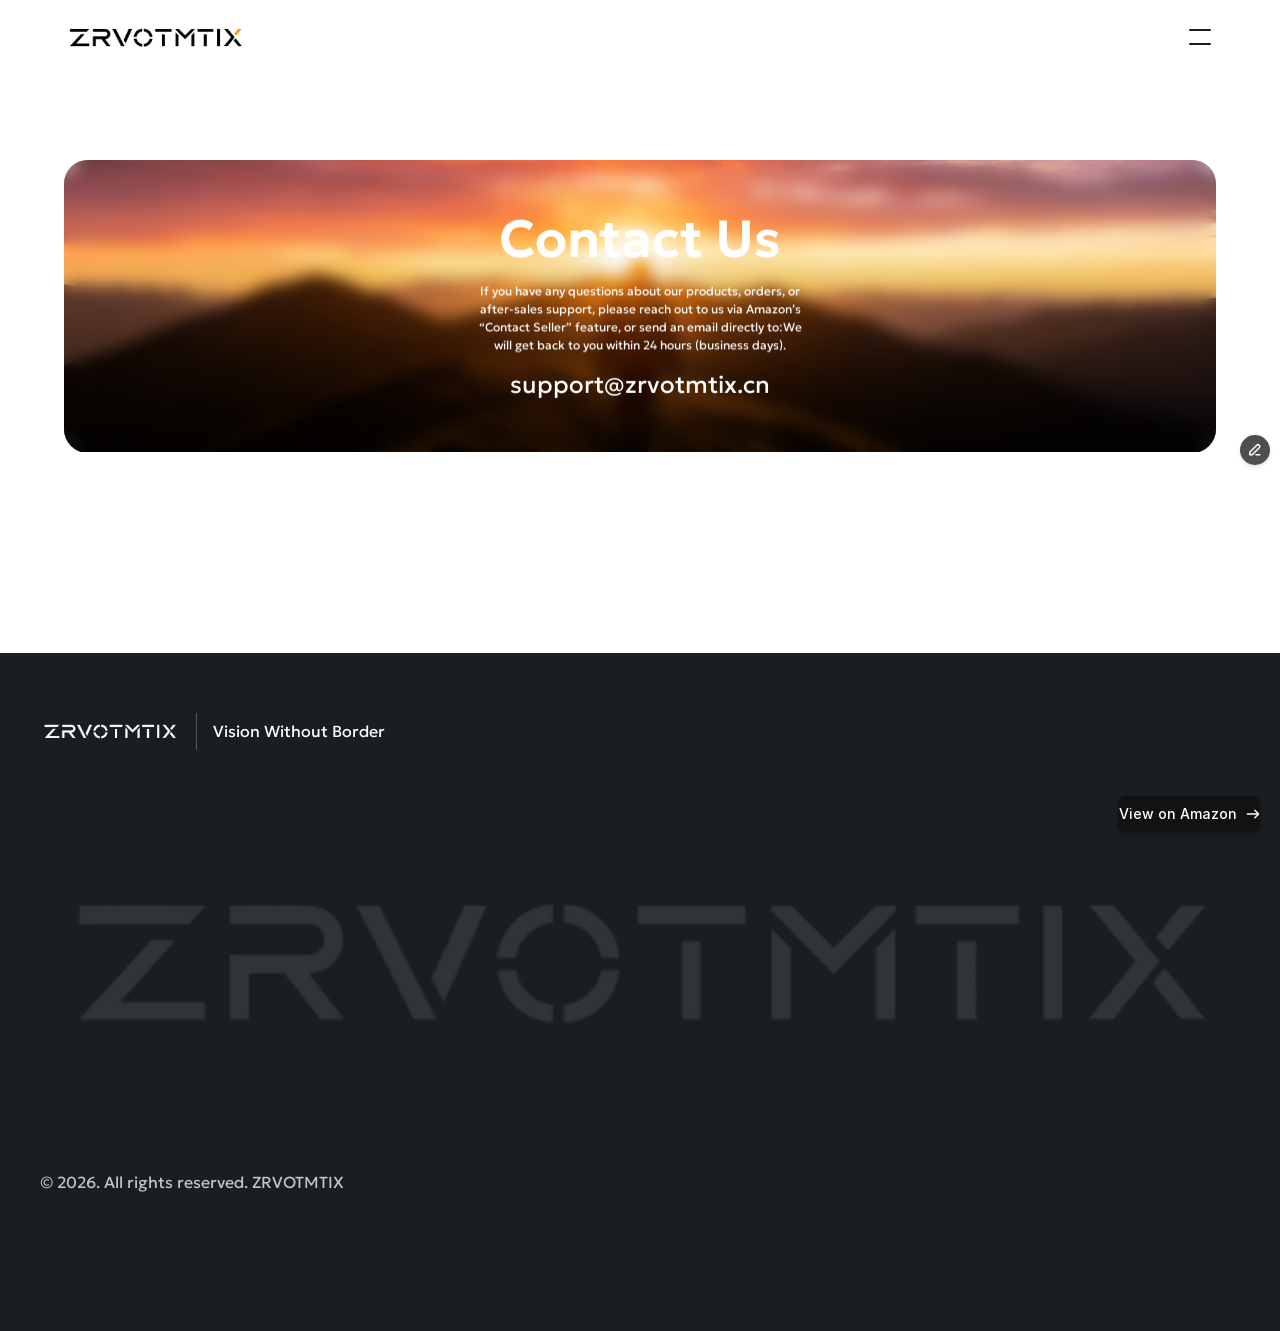
<file: contact/contact.html>
<!DOCTYPE html>
<html lang="en"><head>
<base href="/">
<link rel="stylesheet" href="/styles.css"><script>(function(){var f=window.fetch;window.fetch=function(u,o){if(typeof u==='string'&&u.includes('.framercms')){return f('/assets/cms/'+u.split('/').pop(),o);}return f(u,o);};})();</script>
	<meta charset="utf-8">
	<meta name="viewport" content="width=device-width">
	<meta name="generator" content="Framer f03650d">
	<title>Contact Us</title>
    <meta name="description" content="ZRVOTMTIX is a brand dedicated to camera support systems and protective accessories">
    <meta name="framer-search-index" content="https://framerusercontent.com/sites/GC4Q8JRGPsaSP4jjWK6Bp/searchIndex-xQThpKZ3i3em.json">
    <meta name="framer-search-index-fallback" content="https://framerusercontent.com/sites/GC4Q8JRGPsaSP4jjWK6Bp/searchIndex-HmwX2yXQW91G.json">
    <link href="assets/images/image-extra-1.png" rel="icon" media="(prefers-color-scheme: light)">
    <link href="assets/images/image-extra-2.png" rel="icon" media="(prefers-color-scheme: dark)">
    <!-- Open Graph -->
    <meta property="og:type" content="website">
    <meta property="og:title" content="Contact Us">
    <meta property="og:description" content="ZRVOTMTIX is a brand dedicated to camera support systems and protective accessories">
    <meta property="og:image" content="assets/images/image-extra-3.png">
    <!-- X -->
    <meta name="twitter:card" content="summary_large_image">
    <meta name="twitter:title" content="Contact Us">
    <meta name="twitter:description" content="ZRVOTMTIX is a brand dedicated to camera support systems and protective accessories">
    <meta name="twitter:image" content="assets/images/image-extra-3.png">
	
	
	<script>try{if(localStorage.getItem("__framer_force_showing_editorbar_since")){const n=document.createElement("link");n.rel="modulepreload";n.href="https://framer.com/edit/init.mjs";document.head.appendChild(n)}}catch(e){}</script><link rel="modulepreload" href="https://framer.com/edit/init.mjs">
	<link rel="canonical" href="https://zrvotmtix.framer.website/contact"><meta property="og:url" content="https://zrvotmtix.framer.website/contact"><!-- Start of headStart -->
    
    <!-- End of headStart -->
	
	
	<link href="https://fonts.gstatic.com" rel="preconnect" crossorigin="">
    <link href="https://fonts.gstatic.com" rel="preconnect" crossorigin="">
	
	<meta name="robots" content="max-image-preview:large"><!-- Start of headEnd -->
    
    <!-- End of headEnd -->
	
</head>
<body>
	
	<!-- Start of bodyStart -->
    
    <!-- End of bodyStart -->
	
	<div id="main" data-framer-hydrate-v2="{&quot;routeId&quot;:&quot;R2QdsDKTc&quot;,&quot;localeId&quot;:&quot;default&quot;,&quot;breakpoints&quot;:[{&quot;hash&quot;:&quot;llkbhr&quot;,&quot;mediaQuery&quot;:&quot;(min-width: 1440px)&quot;},{&quot;hash&quot;:&quot;77przv&quot;,&quot;mediaQuery&quot;:&quot;(min-width: 810px) and (max-width: 1439.98px)&quot;},{&quot;hash&quot;:&quot;h18c1&quot;,&quot;mediaQuery&quot;:&quot;(max-width: 809.98px)&quot;},{&quot;hash&quot;:&quot;jybduh&quot;,&quot;mediaQuery&quot;:&quot;(max-width: 809.98px)&quot;},{&quot;hash&quot;:&quot;ic1k5r&quot;,&quot;mediaQuery&quot;:&quot;(min-width: 810px) and (max-width: 1439.98px)&quot;},{&quot;hash&quot;:&quot;qot2z2&quot;,&quot;mediaQuery&quot;:&quot;(min-width: 1440px)&quot;}]}" data-framer-ssr-released-at="2026-09-07T14:23:14.456Z" data-framer-page-optimized-at="2026-09-07T17:04:45.818Z" data-framer-generated-page=""><!--$--><div class="framer-87nXA framer-qot2z2" data-layout-template="true" style="min-height:100vh;width:auto"><div data-framer-root="" class="framer-Frghv framer-Ltb2y framer-FATxo framer-Cel03 framer-97Cfm framer-llkbhr" style="min-height:100vh;width:auto;display:contents"><section class="framer-9oyj6j" data-framer-name="Hero section"><section class="framer-1r8s24d" data-framer-name="Waitlist" id="final-cta" style="will-change: transform; opacity: 1; transform: perspective(1200px);"><div class="framer-dwd9al" data-framer-name="Content"><div class="framer-fvivdo" data-framer-name="Text"><div class="framer-180ympr" data-framer-component-type="RichTextContainer" style="will-change: transform; opacity: 0.972056; transform: translateY(1.11777px);"><h2 class="framer-text framer-styles-preset-1t8ww2h" data-styles-preset="NGdb4na6e" dir="auto" style="--framer-text-alignment:center">Contact Us</h2></div><div class="framer-13pcie2" data-framer-component-type="RichTextContainer" style="will-change: transform; opacity: 0.898561; transform: translateY(4.05757px);"><p class="framer-text framer-styles-preset-1nr1agk" data-styles-preset="xvsrXsquW" dir="auto">If you have any questions about our products, orders, or after‑sales support, please reach out to us via Amazon’s “Contact Seller” feature, or send an email directly to:We will get back to you within 24 hours (business days).</p></div><div class="ssr-variant hidden-77przv hidden-h18c1"><div class="framer-qhhk79" data-framer-component-type="RichTextContainer" style="will-change: transform; opacity: 0.972056; transform: translateY(1.11777px);"><h5 class="framer-text framer-styles-preset-twf0do" data-styles-preset="YSFSyGRBA" dir="auto">support@zrvotmtix.cn</h5></div></div></div><div class="framer-t9i1cv" data-framer-name="BG"><div class="ssr-variant"><div class="framer-1hzj9o4"><div style="position:absolute;border-radius:inherit;corner-shape:inherit;top:0;right:0;bottom:0;left:0" data-framer-background-image-wrapper="true"><img decoding="auto" width="2496" height="1664" sizes="(min-width: 1440px) max(min(100vw, 1200px) - 48px, 1px), (min-width: 810px) and (max-width: 1439.98px) max(min(100vw - 48px, 1200px) - 48px, 1px), (max-width: 809.98px) calc(min(100vw - 32px, 1200px) - 32px)" srcset="assets/images/bg-2.jpeg 512w,assets/images/bg-3.jpeg 1024w,assets/images/bg-1.jpeg 2048w,assets/images/bg-4.jpeg 2496w" src="assets/images/bg-4.jpeg" alt="" style="display:block;width:100%;height:100%;border-radius:inherit;corner-shape:inherit;object-position:center;object-fit:cover"></div></div></div><div class="framer-o3qw7g"></div></div></div></section></section></div><div id="overlay"></div><div class="framer-1j1zsc2"></div><div class="framer-1bpe1d1-container"><div class="ssr-variant hidden-jybduh hidden-ic1k5r"><footer class="framer-cHqjJ framer-8pNyg framer-bt3lg4 framer-v-bt3lg4" data-framer-name="Desktop" style="background-color: var(--token-16859c7d-1a37-4c0b-8cfe-b6f58e9d38df, rgb(26, 29, 33)); width: 100%; opacity: 1;"><div class="framer-6ymkc" data-framer-name="Container" style="opacity: 1;"><div class="framer-p7yh24" data-framer-name="Footer wrapper" style="opacity: 1;"><div class="framer-33q6zh" data-framer-name="Footer item" style="opacity: 1;"><div class="framer-1d0do1q" data-framer-name="Brand" style="opacity: 1;"><div class="framer-1n15f3m" data-framer-name="Logo" style="opacity: 1;"><div style="position:absolute;border-radius:inherit;corner-shape:inherit;top:0;right:0;bottom:0;left:0" data-framer-background-image-wrapper="true"><img decoding="auto" loading="lazy" width="1600" height="320" sizes="(min-width: 1440px) max(140px, max(max((min(100vw - 32px, 1200px) - 120px) / 4, 50px) * 4 + 120px, 1px)), (max-width: 809.98px) max(140px, max(max((min(100vw - 48px, 1200px) - 40px) / 2, 50px) * 2 + 40px, 1px)), (min-width: 810px) and (max-width: 1439.98px) max(140px, max(max((min(100vw - 48px, 1200px) - 120px) / 4, 50px) * 4 + 120px, 1px))" srcset="assets/images/logo-23.png 512w,assets/images/logo-24.png 1024w,assets/images/logo-22.png 1600w" src="assets/images/logo-22.png" alt="" style="display:block;width:100%;height:100%;border-radius:inherit;corner-shape:inherit;object-position:left center;object-fit:contain"></div></div><div class="framer-13eaw1v" data-framer-name="Divider" style="background-color: var(--token-8cb0b1cf-31eb-44ae-ab53-2ab688199995, rgb(87, 87, 87)); opacity: 1;"></div><div class="framer-6l47lp" data-framer-component-type="RichTextContainer" style="--extracted-r6o4lv: var(--token-d183fc7c-8cef-45d0-aef0-23c6a141ce23, rgb(255, 255, 255)); --framer-link-text-color: rgb(0, 153, 255); --framer-link-text-decoration: underline; transform: none; opacity: 1;"><p class="framer-text framer-styles-preset-1dsqqmj" data-styles-preset="iNmdt_Omm" style="--framer-text-alignment:left;--framer-text-color:var(--extracted-r6o4lv, var(--token-d183fc7c-8cef-45d0-aef0-23c6a141ce23, rgb(255, 255, 255)))">Vision Without Border</p></div></div></div><div class="framer-76j09v" data-framer-name="Footer item" style="opacity: 1;"><div class="framer-9tx6hi" style="opacity:0.1"><div style="position:absolute;border-radius:inherit;corner-shape:inherit;top:0;right:0;bottom:0;left:0" data-framer-background-image-wrapper="true"><img decoding="auto" loading="lazy" width="1600" height="320" sizes="(min-width: 1440px) max(140px, max(max((min(100vw - 32px, 1200px) - 120px) / 4, 50px) * 4 + 120px, 1px)), (max-width: 809.98px) max(140px, max(max((min(100vw - 48px, 1200px) - 40px) / 2, 50px) * 2 + 40px, 1px)), (min-width: 810px) and (max-width: 1439.98px) max(140px, max(max((min(100vw - 48px, 1200px) - 120px) / 4, 50px) * 4 + 120px, 1px))" srcset="assets/images/logo-23.png 512w,assets/images/logo-24.png 1024w,assets/images/logo-22.png 1600w" src="assets/images/logo-22.png" alt="" style="display:block;width:100%;height:100%;border-radius:inherit;corner-shape:inherit;object-position:center;object-fit:contain"></div></div></div><div class="framer-1ih5p3k" data-framer-name="Copyright" style="opacity: 1;"><div class="framer-662p9e" data-framer-component-type="RichTextContainer" style="--extracted-r6o4lv: var(--token-825b65eb-5744-4e86-9f35-b67e187b9170, rgb(195, 196, 197)); --framer-link-text-color: rgb(0, 153, 255); --framer-link-text-decoration: underline; transform: none; opacity: 1;"><p class="framer-text framer-styles-preset-1dsqqmj" data-styles-preset="iNmdt_Omm" dir="auto" style="--framer-text-alignment:left;--framer-text-color:var(--extracted-r6o4lv, var(--token-825b65eb-5744-4e86-9f35-b67e187b9170, rgb(195, 196, 197)))">© 2026. All rights reserved. ZRVOTMTIX</p></div></div><div class="framer-1w1k34b" data-framer-name="Social" style="opacity: 1;"></div></div></div></footer></div></div><section class="framer-1sgj87r" data-framer-layout-hint-center-x="true" data-framer-name="Nav section"><div class="framer-z1g669" data-framer-name="Container"><div class="ssr-variant hidden-jybduh hidden-ic1k5r"><div class="framer-12fqb33-container"><nav class="framer-sYAsh framer-11d7ygu framer-v-11d7ygu" data-framer-name="Desktop" style="width: 100%; opacity: 1;"><div class="framer-lqv21i" data-framer-name="Brand" style="opacity: 1;"><!--$--><a as="a" class="framer-uutwsu framer-1593l4w" data-framer-name="Logo" href="./" style="opacity: 1;"><div style="position:absolute;border-radius:inherit;corner-shape:inherit;top:0;right:0;bottom:0;left:0" data-framer-background-image-wrapper="true"><img decoding="auto" width="1600" height="320" sizes="(min-width: 1440px) 183px, (max-width: 809.98px) 183px, (min-width: 810px) and (max-width: 1439.98px) 183px" srcset="assets/images/logo-25.png 512w,assets/images/logo-26.png 1024w,assets/images/logo-27.png 1600w" src="assets/images/logo-27.png" alt="" style="display:block;width:100%;height:100%;border-radius:inherit;corner-shape:inherit;object-position:center;object-fit:contain"></div></a><!--/$--></div><div class="framer-13vxecr" data-framer-name="Nav items" style="opacity: 1;"><!--$--><div class="framer-14lglzx-container" style="opacity: 1;"><!--$--><a class="framer-ckldI framer-8pNyg framer-vbll97 framer-v-vbll97 framer-bfv3nj" data-framer-name="Desktop" data-highlight="true" href="./" tabindex="0" style="opacity: 1;"><div class="framer-1ngfswp" data-framer-component-type="RichTextContainer" style="--framer-link-text-color: rgb(0, 153, 255); --framer-link-text-decoration: underline; transform: none; opacity: 1;"><p class="framer-text framer-styles-preset-1dsqqmj" data-styles-preset="iNmdt_Omm" style="--framer-text-alignment:center">Home</p></div><div class="framer-zjprny" data-framer-name="Line" style="background-color:var(--token-8cb0b1cf-31eb-44ae-ab53-2ab688199995, rgb(87, 87, 87));opacity:0"></div></a><!--/$--></div><!--/$--><div class="framer-o848e4-container" style="opacity: 1;"><!--$--><a class="framer-ckldI framer-8pNyg framer-vbll97 framer-v-vbll97 framer-bfv3nj" data-framer-name="Desktop" data-highlight="true" href="https://www.amazon.com/s?me=A2CAB5J0GP4FOA&amp;marketplaceID=ATVPDKIKX0DER" tabindex="0" style="opacity: 1;"><div class="framer-1ngfswp" data-framer-component-type="RichTextContainer" style="--framer-link-text-color: rgb(0, 153, 255); --framer-link-text-decoration: underline; transform: none; opacity: 1;"><p class="framer-text framer-styles-preset-1dsqqmj" data-styles-preset="iNmdt_Omm" style="--framer-text-alignment:center">Products</p></div><div class="framer-zjprny" data-framer-name="Line" style="background-color:var(--token-8cb0b1cf-31eb-44ae-ab53-2ab688199995, rgb(87, 87, 87));opacity:0"></div></a><!--/$--></div><!--$--><div class="framer-1eo7l2c-container" style="opacity: 1;"><!--$--><a class="framer-ckldI framer-8pNyg framer-vbll97 framer-v-vbll97 framer-bfv3nj" data-framer-name="Desktop" data-highlight="true" href="./about-2" tabindex="0" style="opacity: 1;"><div class="framer-1ngfswp" data-framer-component-type="RichTextContainer" style="--framer-link-text-color: rgb(0, 153, 255); --framer-link-text-decoration: underline; transform: none; opacity: 1;"><p class="framer-text framer-styles-preset-1dsqqmj" data-styles-preset="iNmdt_Omm" style="--framer-text-alignment:center">About</p></div><div class="framer-zjprny" data-framer-name="Line" style="background-color:var(--token-8cb0b1cf-31eb-44ae-ab53-2ab688199995, rgb(87, 87, 87));opacity:0"></div></a><!--/$--></div><!--/$--><!--$--><div class="framer-cln04g-container" style="opacity: 1;"><!--$--><a class="framer-ckldI framer-8pNyg framer-vbll97 framer-v-vbll97 framer-bfv3nj" data-framer-name="Desktop" data-highlight="true" href="./contact" data-framer-page-link-current="true" tabindex="0" style="opacity: 1;"><div class="framer-1ngfswp" data-framer-component-type="RichTextContainer" style="--framer-link-text-color: rgb(0, 153, 255); --framer-link-text-decoration: underline; transform: none; opacity: 1;"><p class="framer-text framer-styles-preset-1dsqqmj" data-styles-preset="iNmdt_Omm" style="--framer-text-alignment:center">Contact</p></div><div class="framer-zjprny" data-framer-name="Line" style="background-color:var(--token-8cb0b1cf-31eb-44ae-ab53-2ab688199995, rgb(87, 87, 87));opacity:0"></div></a><!--/$--></div><!--/$--></div><div class="framer-14j3hbq" data-framer-name="Actions" style="opacity: 1;"><div class="framer-1tz35w3-container" style="opacity: 1;"><!--$--><a class="framer-mEFvn framer-8pNyg framer-a7vnb1 framer-v-17i8du2 framer-uyjhti" data-framer-name="Desktop / Secondary" data-border="true" href="https://www.amazon.com/stores/page/03D54FAD-5BA1-4CC0-B6BC-F5D695A69E22?ingress=2&amp;lp_context_asin=B0HGMH3RCB&amp;visitId=ee7c6c4b-49c5-4ef2-8154-139bc2578b30&amp;store_ref=bl_ast_dp_brandlogo_sto&amp;ref_=ast_bln" target="_blank" style="--border-bottom-width: 1px; --border-color: var(--token-825b65eb-5744-4e86-9f35-b67e187b9170, rgb(195, 196, 197)); --border-left-width: 1px; --border-right-width: 1px; --border-style: solid; --border-top-width: 1px; background-color: rgb(255, 255, 255); border-radius: 100px; opacity: 1;"><div class="framer-3wr2ou" data-border="true" data-framer-name="Border" style="--border-bottom-width: 1px; --border-color: var(--token-8e9f7d65-9fbe-4bbc-aa91-54812dc50f56, rgb(38, 38, 40)); --border-left-width: 1px; --border-right-width: 1px; --border-style: solid; --border-top-width: 1px; border-radius: 100px; opacity: 1;"></div><div class="framer-51rbpy" data-framer-component-type="RichTextContainer" style="--extracted-r6o4lv: var(--token-8cb0b1cf-31eb-44ae-ab53-2ab688199995, rgb(87, 87, 87)); --framer-link-text-color: rgb(0, 153, 255); --framer-link-text-decoration: underline; transform: none; opacity: 1;"><p class="framer-text framer-styles-preset-1dsqqmj" data-styles-preset="iNmdt_Omm" style="--framer-text-alignment:center;--framer-text-color:var(--extracted-r6o4lv, var(--token-8cb0b1cf-31eb-44ae-ab53-2ab688199995, rgb(87, 87, 87)))">Buy now</p></div><div class="framer-1f44kbs" data-framer-name="Wrapper" style="opacity: 1;"><div class="framer-vyr2zm-container" style="opacity: 1;"><div style="display:contents"><svg xmlns="http://www.w3.org/2000/svg" viewBox="0 0 256 256" focusable="false" color="var(--token-8cb0b1cf-31eb-44ae-ab53-2ab688199995, rgb(87, 87, 87))" style="user-select: none; width: 100%; height: 100%; display: inline-block; fill: var(--token-8cb0b1cf-31eb-44ae-ab53-2ab688199995, rgb(87, 87, 87)); color: var(--token-8cb0b1cf-31eb-44ae-ab53-2ab688199995, rgb(87, 87, 87)); flex-shrink: 0;"><g color="var(--token-8cb0b1cf-31eb-44ae-ab53-2ab688199995, rgb(87, 87, 87))" weight="regular"><path d="M181.66,133.66l-80,80a8,8,0,0,1-11.32-11.32L164.69,128,90.34,53.66a8,8,0,0,1,11.32-11.32l80,80A8,8,0,0,1,181.66,133.66Z"></path></g></svg></div></div><div class="framer-1btufqq-container" style="opacity: 1;"><div style="display:contents"><svg xmlns="http://www.w3.org/2000/svg" viewBox="0 0 256 256" focusable="false" color="var(--token-8cb0b1cf-31eb-44ae-ab53-2ab688199995, rgb(87, 87, 87))" style="user-select: none; width: 100%; height: 100%; display: inline-block; fill: var(--token-8cb0b1cf-31eb-44ae-ab53-2ab688199995, rgb(87, 87, 87)); color: var(--token-8cb0b1cf-31eb-44ae-ab53-2ab688199995, rgb(87, 87, 87)); flex-shrink: 0;"><g color="var(--token-8cb0b1cf-31eb-44ae-ab53-2ab688199995, rgb(87, 87, 87))" weight="regular"><path d="M181.66,133.66l-80,80a8,8,0,0,1-11.32-11.32L164.69,128,90.34,53.66a8,8,0,0,1,11.32-11.32l80,80A8,8,0,0,1,181.66,133.66Z"></path></g></svg></div></div></div></a><!--/$--></div></div></nav></div></div></div></section><div class="framer-13wmz3y-container"><div class="ssr-variant hidden-jybduh hidden-ic1k5r"><!--$--><a class="framer-t7efC framer-17j4q7i framer-v-17j4q7i framer-1d7i3fk" data-framer-appear-id="17j4q7i" data-framer-name="Remix CTA · Desktop" data-reset="button" href="https://www.amazon.com/stores/page/03D54FAD-5BA1-4CC0-B6BC-F5D695A69E22?ingress=2&amp;lp_context_asin=B0HGMH3RCB&amp;visitId=ee7c6c4b-49c5-4ef2-8154-139bc2578b30&amp;store_ref=bl_ast_dp_brandlogo_sto&amp;ref_=ast_bln" target="_blank" style="background-color: var(--token-fdb4f362-b1d3-4763-a8d6-99a7d65adde6, rgb(18, 18, 18)); width: 100%; will-change: transform; border-radius: 8px; box-shadow: rgba(0, 0, 0, 0.25) 0px 2px 3px 0px; opacity: 0.0783211; transform: translateY(13.839px);"><div class="framer-llyu0r" data-framer-component-type="RichTextContainer" style="--extracted-r6o4lv: var(--token-4942b4c1-7db2-44f1-bd7a-7ef9407cd90b, rgb(255, 255, 255)); transform: none; opacity: 1;"><p dir="auto" class="framer-text" style="--font-selector:SW50ZXItTWVkaXVt;--framer-font-size:14px;--framer-font-weight:500;--framer-line-height:24px;--framer-text-alignment:center;--framer-text-color:var(--extracted-r6o4lv, var(--token-4942b4c1-7db2-44f1-bd7a-7ef9407cd90b, rgb(255, 255, 255)))">View on Amazon</p></div><div class="framer-j9k30z" data-framer-name="Arrow" style="transform: none; opacity: 1;"><!--$--><span data-framer-component-type="SVG" as="span" data-framer-name="Graphic" href="https://www.amazon.com/stores/page/03D54FAD-5BA1-4CC0-B6BC-F5D695A69E22?ingress=2&amp;lp_context_asin=B0HGMH3RCB&amp;visitId=ee7c6c4b-49c5-4ef2-8154-139bc2578b30&amp;store_ref=bl_ast_dp_brandlogo_sto&amp;ref_=ast_bln" target="_blank" data-nested-link="true" tabindex="0" parentsize="0" _constraints="[object Object]" rotation="0" shadows="" class="framer-34x472 framer-1d7i3fk" aria-hidden="true" style="image-rendering: pixelated; flex-shrink: 0; opacity: 1;" data-hydrated="true"><div class="svgContainer" style="width:100%;height:100%;aspect-ratio:inherit"><svg style="width:100%;height:100%;"><use href="#svg11750638258"></use></svg></div></span><!--/$--></div></a><!--/$--></div></div></div><div id="template-overlay"></div><!--/$--></div><script>(()=>{function u(){function n(t,e,i){let r=document.createElement("a");r.href=t,r.target=i,r.rel=e,document.body.appendChild(r),r.click(),r.remove()}function o(t){if(this.dataset.hydrated){this.removeEventListener("click",o);return}t.preventDefault(),t.stopPropagation();let e=this.getAttribute("href");if(!e)return;if(/Mac|iPod|iPhone|iPad/u.test(navigator.userAgent)?t.metaKey:t.ctrlKey)return n(e,"","_blank");let r=this.getAttribute("rel")??"",c=this.getAttribute("target")??"";n(e,r,c)}function a(t){if(this.dataset.hydrated){this.removeEventListener("auxclick",o);return}t.preventDefault(),t.stopPropagation();let e=this.getAttribute("href");e&&n(e,"","_blank")}function s(t){if(this.dataset.hydrated){this.removeEventListener("keydown",s);return}if(t.key!=="Enter")return;t.preventDefault(),t.stopPropagation();let e=this.getAttribute("href");if(!e)return;let i=this.getAttribute("rel")??"",r=this.getAttribute("target")??"";n(e,i,r)}document.querySelectorAll("[data-nested-link]").forEach(t=>{t instanceof HTMLElement&&(t.addEventListener("click",o),t.addEventListener("auxclick",a),t.addEventListener("keydown",s))})}return u})()()</script>
	<script>!function(){var w="framer_variant";function u(a,r){let e=r.indexOf("#"),t=e===-1?r:r.substring(0,e),o=e===-1?"":r.substring(e),n=t.indexOf("?"),h=n===-1?t:t.substring(0,n),d=n===-1?"":t.substring(n),s=new URLSearchParams(d),m=new URLSearchParams(a);for(let[i,l]of m)s.has(i)||i!==w&&s.append(i,l);let c=s.toString();return c===""?t+o:h+"?"+c+o}var g='div#main a[href^="#"],div#main a[href^="/"],div#main a[href^="."]',f="div#main a[data-framer-preserve-params]",S=document.currentScript?.hasAttribute("data-preserve-internal-params");if(window.location.search&&!navigator.webdriver&&!/bot|-google|google-|yandex|ia_archiver|crawl|spider/iu.test(navigator.userAgent)){let a=document.querySelectorAll(S?`${g},${f}`:f);for(let r of a){let e=u(window.location.search,r.href);r.setAttribute("href",e)}}
}()</script>
	
	
	<script>var animator=(()=>{var L=(e,r,t)=>t>r?r:t<e?e:t;var U=()=>{};function _(e){let r;return()=>(r===void 0&&(r=e()),r)}var Q=e=>e;var D=e=>e*1e3,O=e=>e/1e3;var J=e=>Array.isArray(e)&&typeof e[0]=="number";var $=(e,r,t=10)=>{let o="",s=Math.max(Math.round(r/t),2);for(let i=0;i<s;i++)o+=Math.round(e(i/(s-1))*1e4)/1e4+", ";return`linear(${o.substring(0,o.length-2)})`};function j(e){let r=0,t=50,o=e.next(r);for(;!o.done&&r<2e4;)r+=t,o=e.next(r);return r>=2e4?1/0:r}function de(e,r=100,t){let o=t({...e,keyframes:[0,r]}),s=Math.min(j(o),2e4);return{type:"keyframes",ease:i=>o.next(s*i).value/r,duration:O(s)}}var d={stiffness:100,damping:10,mass:1,velocity:0,duration:800,bounce:.3,visualDuration:.3,restSpeed:{granular:.01,default:2},restDelta:{granular:.005,default:.5},minDuration:.01,maxDuration:10,minDamping:.05,maxDamping:1};function te(e,r){return e*Math.sqrt(1-r*r)}var ke=12;function Ie(e,r,t){let o=t;for(let s=1;s<ke;s++)o=o-e(o)/r(o);return o}var re=.001;function Be({duration:e=d.duration,bounce:r=d.bounce,velocity:t=d.velocity,mass:o=d.mass}){let s,i;U(e<=D(d.maxDuration),"Spring duration must be 10 seconds or less","spring-duration-limit");let n=1-r;n=L(d.minDamping,d.maxDamping,n),e=L(d.minDuration,d.maxDuration,O(e)),n<1?(s=m=>{let p=m*n,c=p*e,u=p-t,g=te(m,n),A=Math.exp(-c);return re-u/g*A},i=m=>{let c=m*n*e,u=c*t+t,g=Math.pow(n,2)*Math.pow(m,2)*e,A=Math.exp(-c),x=te(Math.pow(m,2),n);return(-s(m)+re>0?-1:1)*((u-g)*A)/x}):(s=m=>{let p=Math.exp(-m*e),c=(m-t)*e+1;return-re+p*c},i=m=>{let p=Math.exp(-m*e),c=(t-m)*(e*e);return p*c});let f=5/e,a=Ie(s,i,f);if(e=D(e),isNaN(a))return{stiffness:d.stiffness,damping:d.damping,duration:e};{let m=Math.pow(a,2)*o;return{stiffness:m,damping:n*2*Math.sqrt(o*m),duration:e}}}var Ke=["duration","bounce"],Ge=["stiffness","damping","mass"];function ge(e,r){return r.some(t=>e[t]!==void 0)}function Le(e){let r={velocity:d.velocity,stiffness:d.stiffness,damping:d.damping,mass:d.mass,isResolvedFromDuration:!1,...e};if(!ge(e,Ge)&&ge(e,Ke))if(r.velocity=0,e.visualDuration){let t=e.visualDuration,o=2*Math.PI/(t*1.2),s=o*o,i=2*L(.05,1,1-(e.bounce||0))*Math.sqrt(s);r={...r,mass:d.mass,stiffness:s,damping:i}}else{let t=Be({...e,velocity:0});r={...r,...t,mass:d.mass},r.isResolvedFromDuration=!0}return r}function E(e=d.visualDuration,r=d.bounce){let t=typeof e!="object"?{visualDuration:e,keyframes:[0,1],bounce:r}:e,{restSpeed:o,restDelta:s}=t,i=t.keyframes[0],n=t.keyframes[t.keyframes.length-1],f={done:!1,value:i},{stiffness:a,damping:m,mass:p,duration:c,velocity:u,isResolvedFromDuration:g}=Le({...t,velocity:-O(t.velocity||0)}),A=u||0,x=m/(2*Math.sqrt(a*p)),h=n-i,y=O(Math.sqrt(a/p)),F=Math.abs(h)<5;o||(o=F?d.restSpeed.granular:d.restSpeed.default),s||(s=F?d.restDelta.granular:d.restDelta.default);let w,V,M,G,Y,H;if(x<1)M=te(y,x),G=(A+x*y*h)/M,w=l=>{let T=Math.exp(-x*y*l);return n-T*(G*Math.sin(M*l)+h*Math.cos(M*l))},Y=x*y*G+h*M,H=x*y*h-G*M,V=l=>Math.exp(-x*y*l)*(Y*Math.sin(M*l)+H*Math.cos(M*l));else if(x===1){w=T=>n-Math.exp(-y*T)*(h+(A+y*h)*T);let l=A+y*h;V=T=>Math.exp(-y*T)*(y*l*T-A)}else{let l=y*Math.sqrt(x*x-1);w=v=>{let k=Math.exp(-x*y*v),P=Math.min(l*v,300);return n-k*((A+x*y*h)*Math.sinh(P)+l*h*Math.cosh(P))/l};let T=(A+x*y*h)/l,S=x*y*T-h*l,N=x*y*h-T*l;V=v=>{let k=Math.exp(-x*y*v),P=Math.min(l*v,300);return k*(S*Math.sinh(P)+N*Math.cosh(P))}}let Z={calculatedDuration:g&&c||null,velocity:l=>D(V(l)),next:l=>{if(!g&&x<1){let S=Math.exp(-x*y*l),N=Math.sin(M*l),v=Math.cos(M*l),k=n-S*(G*N+h*v),P=D(S*(Y*N+H*v));return f.done=Math.abs(P)<=o&&Math.abs(n-k)<=s,f.value=f.done?n:k,f}let T=w(l);if(g)f.done=l>=c;else{let S=D(V(l));f.done=Math.abs(S)<=o&&Math.abs(n-T)<=s}return f.value=f.done?n:T,f},toString:()=>{let l=Math.min(j(Z),2e4),T=$(S=>Z.next(l*S).value,l,30);return l+"ms "+T},toTransition:()=>{}};return Z}E.applyToOptions=e=>{let r=de(e,100,E);return e.ease=r.ease,e.duration=D(r.duration),e.type="keyframes",e};var ye=["transformPerspective","x","y","z","translateX","translateY","translateZ","scale","scaleX","scaleY","rotate","rotateX","rotateY","rotateZ","skew","skewX","skewY"],oe=new Set([...ye,"pathRotation"]);var Ae={};function he(e,r){let t=_(e);return()=>Ae[r]??t()}var Te=he(()=>{try{document.createElement("div").animate({opacity:0},{easing:"linear(0, 1)"})}catch{return!1}return!0},"linearEasing");var C=([e,r,t,o])=>`cubic-bezier(${e}, ${r}, ${t}, ${o})`;var ne={linear:"linear",ease:"ease",easeIn:"ease-in",easeOut:"ease-out",easeInOut:"ease-in-out",circIn:C([0,.65,.55,1]),circOut:C([.55,0,1,.45]),backIn:C([.31,.01,.66,-.59]),backOut:C([.33,1.53,.69,.99])};function ie(e,r){if(e)return typeof e=="function"?Te()?$(e,r):"ease-out":J(e)?C(e):Array.isArray(e)?e.map(t=>ie(t,r)||ne.easeOut):ne[e]}function W(e,r,t,{delay:o=0,duration:s=300,repeat:i=0,repeatType:n="loop",ease:f="easeOut",times:a}={},m=void 0){let p={[r]:t};a&&(p.offset=a);let c=ie(f,s);Array.isArray(c)&&(p.easing=c);let u={delay:o,duration:s,easing:Array.isArray(c)?"linear":c,fill:"both",iterations:i+1,direction:n==="reverse"?"alternate":"normal"};return m&&(u.pseudoElement=m),e.animate(p,u)}function Me(e){return e.replace(/([A-Z])/g,r=>`-${r.toLowerCase()}`)}var q="framerAppearId",ae="data-"+Me(q);function se(e){return e.props[ae]}var b=new Map,I=new Map;var B=(e,r)=>{let t=oe.has(r)?"transform":r;return`${e}: ${t}`};function pe(e,r,t){let o=B(e,r),s=b.get(o);if(!s)return null;let{animation:i,startTime:n}=s;function f(){window.MotionCancelOptimisedAnimation?.(e,r,t)}return i.onfinish=f,n===null||window.MotionHandoffIsComplete?.(e)?(f(),null):n}var X,K,me=new Set;function Re(){me.forEach(e=>{e.animation.play(),e.animation.startTime=e.startTime}),me.clear()}function fe(e,r,t,o,s){if(window.MotionIsMounted)return;let i=e.dataset[q];if(!i)return;window.MotionHandoffAnimation=pe;let n=B(i,r);K||(K=W(e,r,[t[0],t[0]],{duration:1e4,ease:"linear"}),b.set(n,{animation:K,startTime:null}),window.MotionHandoffAnimation=pe,window.MotionHasOptimisedAnimation=(a,m)=>{if(!a)return!1;if(!m)return I.has(a);let p=B(a,m);return!!b.get(p)},window.MotionHandoffMarkAsComplete=a=>{I.has(a)&&I.set(a,!0)},window.MotionHandoffIsComplete=a=>I.get(a)===!0,window.MotionCancelOptimisedAnimation=(a,m,p,c)=>{let u=B(a,m),g=b.get(u);g&&(p&&c===void 0?p.postRender(()=>{p.postRender(()=>{g.animation.cancel()})}):g.animation.cancel(),p&&c?(me.add(g),p.render(Re)):(b.delete(u),b.size||(window.MotionCancelOptimisedAnimation=void 0)))},window.MotionCheckAppearSync=(a,m,p)=>{let c=se(a);if(!c)return;let u=window.MotionHasOptimisedAnimation?.(c,m),g=a.props.values?.[m];if(!u||!g)return;let A=p.on("change",x=>{g.get()!==x&&(window.MotionCancelOptimisedAnimation?.(c,m),A())});return A});let f=()=>{K.cancel();let a=W(e,r,t,o);X===void 0&&(X=performance.now()),a.startTime=X,b.set(n,{animation:a,startTime:X}),s&&s(a)};I.set(i,!1),K.ready?K.ready.then(f).catch(Q):f()}var ce=["transformPerspective","x","y","z","translateX","translateY","translateZ","scale","scaleX","scaleY","rotate","rotateX","rotateY","rotateZ","skew","skewX","skewY"],ze={x:"translateX",y:"translateY",z:"translateZ",transformPerspective:"perspective"},Fe={translateX:"px",translateY:"px",translateZ:"px",x:"px",y:"px",z:"px",perspective:"px",transformPerspective:"px",rotate:"deg",rotateX:"deg",rotateY:"deg"};function be(e,r){let t=Fe[e];return!t||typeof r=="string"&&r.endsWith(t)?r:`${r}${t}`}function le(e){return ce.includes(e)}var Ne=(e,r)=>ce.indexOf(e)-ce.indexOf(r);function Ve({transform:e,transformKeys:r},t){let o={},s=!0,i="";r.sort(Ne);for(let n of r){let f=e[n],a=!0;typeof f=="number"?a=f===(n.startsWith("scale")?1:0):a=parseFloat(f)===0,a||(s=!1,i+=`${ze[n]||n}(${e[n]}) `),t&&(o[n]=e[n])}return i=i.trim(),t?i=t(o,i):s&&(i="none"),i}function ue(e,r){let t=new Set(Object.keys(e));for(let o in r)t.add(o);return Array.from(t)}function xe(e,r){let t=r-e.length;if(t<=0)return e;let o=new Array(t).fill(e[e.length-1]);return e.concat(o)}function R(e){return e*1e3}var De={duration:.001},z={opacity:1,scale:1,translateX:0,translateY:0,translateZ:0,x:0,y:0,z:0,rotate:0,rotateX:0,rotateY:0};function we(e,r,t,o,s){return t.delay&&(t.delay=R(t.delay)),t.type==="spring"?je(e,r,t,o,s):qe(e,r,t,o,s)}function $e(e,r,t){let o={},s=0,i=0;for(let n of ue(e,r)){let f=e[n]??z[n],a=r[n]??z[n];if(f===void 0||a===void 0||n!=="transformPerspective"&&f===a&&f===z[n])continue;n==="transformPerspective"&&(o[n]=[f,a]);let m=Ue(f,a,t),{duration:p,keyframes:c}=m;p===void 0||c===void 0||(p>s&&(s=p,i=c.length),o[n]=c)}return{keyframeValuesByProps:o,longestDuration:s,longestLength:i}}function je(e,r,t,o,s){let i={},{keyframeValuesByProps:n,longestDuration:f,longestLength:a}=$e(e,r,t);if(!a)return i;let m={ease:"linear",duration:f,delay:t.delay},p=s?De:m,c={};for(let[g,A]of Object.entries(n))le(g)?c[g]=xe(A,a):i[g]={keyframes:xe(A,a),options:g==="opacity"?m:p};let u=Oe(c,o);return u&&(i.transform={keyframes:u,options:p}),i}function We(e){let{type:r,duration:t,...o}=e;return{duration:R(t),...o}}function qe(e,r,t,o,s){let i=We(t);if(!i)return;let n={},f=s?De:i,a={};for(let p of ue(e,r)){let c=e[p]??z[p],u=r[p]??z[p];c===void 0||u===void 0||p!=="transformPerspective"&&c===u||(le(p)?a[p]=[c,u]:n[p]={keyframes:[c,u],options:p==="opacity"?i:f})}let m=Oe(a,o);return m&&(n.transform={keyframes:m,options:f}),n}var Xe=["duration","bounce"],Ye=["stiffness","damping","mass"];function Pe(e){return Ye.some(r=>r in e)?!1:Xe.some(r=>r in e)}function He(e,r,t){return Pe(t)?`${e}-${r}-${t.duration}-${t.bounce}`:`${e}-${r}-${t.damping}-${t.stiffness}-${t.mass}`}function Ze(e){return Pe(e)?{...e,duration:R(e.duration)}:e}var Se=new Map,ve=10;function Ue(e,r,t){let o=He(e,r,t),s=Se.get(o);if(s)return s;let i=[e,r],n=E({...Ze(t),keyframes:i}),f={done:!1,value:i[0]},a=[],m=0;for(;!f.done&&m<R(10);)f=n.next(m),a.push(f.value),m+=ve;i=a;let p=m-ve,u={keyframes:i,duration:p,ease:"linear"};return Se.set(o,u),u}function Oe(e,r){let t=[],o=Object.values(e)[0]?.length;if(!o)return;let s=Object.keys(e);for(let i=0;i<o;i++){let n={};for(let[a,m]of Object.entries(e)){let p=m[i];p!==void 0&&(n[a]=be(a,p))}let f=Ve({transform:n,transformKeys:s},r);t.push(f)}return t}function _e(e,r){if(!r)for(let t in e){let o=e[t];return o?.legacy===!0?o:void 0}}function Ee(e,r,t,o,s,i){for(let[n,f]of Object.entries(e)){let a=i?f[i]:void 0;if(a===null||!a&&f.default===null)continue;let m=a??f.default??_e(f,i);if(!m)continue;let{initial:p,animate:c,transformTemplate:u}=m;if(!p||!c)continue;let{transition:g,...A}=c,x=we(p,A,g,Qe(u,o),s);if(!x)continue;let h={},y={};for(let[w,V]of Object.entries(x))h[w]=V.keyframes,y[w]=V.options;let F=i?`:not(.hidden-${i}) `:"";r(`${F}[${t}="${n}"]`,h,y)}}function Qe(e,r){if(!(!e||!r))return(t,o)=>e.replace(r,o)}function Ce(e){return e?e.find(t=>t.mediaQuery?window.matchMedia(t.mediaQuery).matches===!0:!1)?.hash:void 0}var Dt={animateAppearEffects:Ee,getActiveVariantHash:Ce,spring:E,startOptimizedAppearAnimation:fe};return Dt})()</script>
                <script type="framer/appear" id="__framer__appearAnimationsContent">{"17j4q7i":{"default":{"initial":{"opacity":0.001,"rotate":0,"rotateX":0,"rotateY":0,"scale":1,"skewX":0,"skewY":0,"x":0,"y":15},"animate":{"opacity":1,"rotate":0,"rotateX":0,"rotateY":0,"scale":1,"skewX":0,"skewY":0,"transition":{"damping":30,"delay":1,"mass":1,"stiffness":400,"type":"spring"},"x":0,"y":0}},"jybduh":{"initial":{"opacity":0.001,"rotate":0,"rotateX":0,"rotateY":0,"scale":1,"skewX":0,"skewY":0,"x":0,"y":15},"animate":{"opacity":1,"rotate":0,"rotateX":0,"rotateY":0,"scale":1,"skewX":0,"skewY":0,"transition":{"damping":30,"delay":1,"mass":1,"stiffness":400,"type":"spring"},"x":0,"y":0}},"ic1k5r":{"initial":{"opacity":0.001,"rotate":0,"rotateX":0,"rotateY":0,"scale":1,"skewX":0,"skewY":0,"x":0,"y":15},"animate":{"opacity":1,"rotate":0,"rotateX":0,"rotateY":0,"scale":1,"skewX":0,"skewY":0,"transition":{"damping":30,"delay":1,"mass":1,"stiffness":400,"type":"spring"},"x":0,"y":0}}}}</script>
                <script type="framer/appear" id="__framer__breakpoints">[{"hash":"llkbhr","mediaQuery":"(min-width: 1440px)"},{"hash":"77przv","mediaQuery":"(min-width: 810px) and (max-width: 1439.98px)"},{"hash":"h18c1","mediaQuery":"(max-width: 809.98px)"},{"hash":"jybduh","mediaQuery":"(max-width: 809.98px)"},{"hash":"ic1k5r","mediaQuery":"(min-width: 810px) and (max-width: 1439.98px)"},{"hash":"qot2z2","mediaQuery":"(min-width: 1440px)"}]</script><script data-framer-appear-animation="no-preference">(()=>{function c(i,o,s){if(window.__framer_disable_appear_effects_optimization__||typeof animator>"u")return;let e={detail:{bg:document.hidden}};requestAnimationFrame(()=>{let a="framer-appear-start";performance.mark(a,e),animator.animateAppearEffects(JSON.parse(window.__framer__appearAnimationsContent.text),(m,p,d)=>{let t=document.querySelector(m);if(t)for(let[r,f]of Object.entries(p))animator.startOptimizedAppearAnimation(t,r,f,d[r])},i,o,s&&window.matchMedia("(prefers-reduced-motion:reduce)").matches===!0,animator.getActiveVariantHash(JSON.parse(window.__framer__breakpoints.text)));let n="framer-appear-end";performance.mark(n,e),performance.measure("framer-appear",{start:a,end:n,detail:e.detail})})}return c})()("data-framer-appear-id","__Appear_Animation_Transform__",false)</script>
	<script>typeof document<"u"&&(window.process={...window.process,env:{...window.process?.env,NODE_ENV:"production"}});</script>
	<link rel="modulepreload" fetchpriority="low" href="assets/js/rolldown-runtime.Dh6celcD.mjs"><link rel="modulepreload" fetchpriority="low" href="assets/js/react.D20wc1Tc.mjs"><link rel="modulepreload" fetchpriority="low" href="assets/js/motion.uC3ezD0d.mjs"><link rel="modulepreload" fetchpriority="low" href="assets/js/framer.Bx4s_bnB.mjs"><link rel="modulepreload" fetchpriority="low" href="assets/js/shared-lib.C_rImqxC.mjs"><link rel="modulepreload" fetchpriority="low" href="assets/js/TpW1xcA8R.BmQ2jc_s.mjs"><link rel="modulepreload" fetchpriority="low" href="assets/js/OLjD3qgakimoCXwDiv3FXffM1z-zVemj6C6nt4z9oR0.SttzpMUk.mjs"><link rel="modulepreload" fetchpriority="low" href="assets/js/NeTP9D_K30myR0QG3QnRHphu-dZmzhR01hCL4qpZQU8.BJD3j7j0.mjs"><script type="module" async="" data-framer-bundle="main" fetchpriority="low" src="assets/js/script_main.Ccs8Jme5.mjs"></script><div id="svg-templates" style="position: absolute; overflow: hidden; bottom: 0; left: 0; width: 0; height: 0; z-index: 0; contain: strict" aria-hidden="true">
<svg viewBox="0 0 16 16" id="svg11750638258"><path d="M 0 8 L 8 0 M 8 0 L 2.667 0 M 8 0 L 8 5.333" transform="translate(4 4) rotate(45 4 4)" fill="transparent" stroke-width="1.36" stroke="var(--token-4942b4c1-7db2-44f1-bd7a-7ef9407cd90b, rgb(255, 255, 255)) /* {&quot;name&quot;:&quot;Background Color&quot;} */" stroke-linecap="round" stroke-linejoin="round"></path></svg>
</div>
	<!-- Start of bodyEnd -->
    
    <!-- End of bodyEnd -->


<div id="__framer-editorbar-container" dir="ltr" style="right: 10px; top: calc(-15px + 50vh); transform: translate(0px, 0px); transition: transform 100ms cubic-bezier(0.2, 0, 0, 1); cursor: pointer;"><span aria-label="Edit Framer Content" id="__framer-editorbar-label" style="right: 40px;">Edit Content</span><button type="button" aria-labelledby="__framer-editorbar-label" id="__framer-editorbar-button"><svg xmlns="http://www.w3.org/2000/svg" width="14" height="14" fill="none"><path d="M8.75 2.25a1.77 1.77 0 0 1 2.5 0h0c.69.69.69 1.81 0 2.5l-7 7h-2.5v-2.5Z" fill="transparent" stroke-width="1.5" stroke="currentColor" stroke-linecap="round" stroke-linejoin="round"></path><path d="M8 11.75h3.75" fill="transparent" stroke-width="1.5" stroke="currentColor" stroke-linecap="round"></path></svg></button></div><iframe id="__framer-editorbar" src="https://framer.com/edit?framerSiteId=7b5d28b13cfdf5a03ef62f51b8017290e8eca2543557487526d7b98c5e4f9ed8&amp;source=zrvotmtix.framer.website&amp;features=%7B%22editorBarDisableFrameAncestorsSecurity%22%3Afalse%2C%22onPageLocalizationSupport%22%3Atrue%2C%22onPageMoveTool%22%3Atrue%2C%22onPageRichTextBlockSelection%22%3Atrue%7D&amp;loadStart=1788801167801&amp;forceShow=true" aria-hidden="true" allow="autoplay" tabindex="-1" class="status_visually_hidden"></iframe></body></html>
</file>
<file: styles.css>
/* ============================================
   Styles extracted from Framer site
   Generated by Framer Site Extractor
   ============================================ */

/* cyrillic-ext */
@font-face {
  font-family: 'Geologica';
  font-style: normal;
  font-weight: 500;
  font-display: swap;
  src: url(assets/fonts/geologica-medium-1.woff2) format('woff2');
  unicode-range: U+0460-052F, U+1C80-1C8A, U+20B4, U+2DE0-2DFF, U+A640-A69F, U+FE2E-FE2F;
}
/* cyrillic */
@font-face {
  font-family: 'Geologica';
  font-style: normal;
  font-weight: 500;
  font-display: swap;
  src: url(assets/fonts/geologica-medium-2.woff2) format('woff2');
  unicode-range: U+0301, U+0400-045F, U+0490-0491, U+04B0-04B1, U+2116;
}
/* greek */
@font-face {
  font-family: 'Geologica';
  font-style: normal;
  font-weight: 500;
  font-display: swap;
  src: url(assets/fonts/geologica-medium-3.woff2) format('woff2');
  unicode-range: U+0370-0377, U+037A-037F, U+0384-038A, U+038C, U+038E-03A1, U+03A3-03FF;
}
/* vietnamese */
@font-face {
  font-family: 'Geologica';
  font-style: normal;
  font-weight: 500;
  font-display: swap;
  src: url(assets/fonts/geologica-medium-4.woff2) format('woff2');
  unicode-range: U+0102-0103, U+0110-0111, U+0128-0129, U+0168-0169, U+01A0-01A1, U+01AF-01B0, U+0300-0301, U+0303-0304, U+0308-0309, U+0323, U+0329, U+1EA0-1EF9, U+20AB;
}
/* latin-ext */
@font-face {
  font-family: 'Geologica';
  font-style: normal;
  font-weight: 500;
  font-display: swap;
  src: url(assets/fonts/geologica-medium-5.woff2) format('woff2');
  unicode-range: U+0100-02BA, U+02BD-02C5, U+02C7-02CC, U+02CE-02D7, U+02DD-02FF, U+0304, U+0308, U+0329, U+1D00-1DBF, U+1E00-1E9F, U+1EF2-1EFF, U+2020, U+20A0-20AB, U+20AD-20C0, U+2113, U+2C60-2C7F, U+A720-A7FF;
}
/* latin */
@font-face {
  font-family: 'Geologica';
  font-style: normal;
  font-weight: 500;
  font-display: swap;
  src: url(assets/fonts/geologica-medium-6.woff2) format('woff2');
  unicode-range: U+0000-00FF, U+0131, U+0152-0153, U+02BB-02BC, U+02C6, U+02DA, U+02DC, U+0304, U+0308, U+0329, U+2000-206F, U+20AC, U+2122, U+2191, U+2193, U+2212, U+2215, U+FEFF, U+FFFD;
}
/* cyrillic-ext */
@font-face {
  font-family: 'Geologica';
  font-style: normal;
  font-weight: 600;
  font-display: swap;
  src: url(assets/fonts/geologica-medium-1.woff2) format('woff2');
  unicode-range: U+0460-052F, U+1C80-1C8A, U+20B4, U+2DE0-2DFF, U+A640-A69F, U+FE2E-FE2F;
}
/* cyrillic */
@font-face {
  font-family: 'Geologica';
  font-style: normal;
  font-weight: 600;
  font-display: swap;
  src: url(assets/fonts/geologica-medium-2.woff2) format('woff2');
  unicode-range: U+0301, U+0400-045F, U+0490-0491, U+04B0-04B1, U+2116;
}
/* greek */
@font-face {
  font-family: 'Geologica';
  font-style: normal;
  font-weight: 600;
  font-display: swap;
  src: url(assets/fonts/geologica-medium-3.woff2) format('woff2');
  unicode-range: U+0370-0377, U+037A-037F, U+0384-038A, U+038C, U+038E-03A1, U+03A3-03FF;
}
/* vietnamese */
@font-face {
  font-family: 'Geologica';
  font-style: normal;
  font-weight: 600;
  font-display: swap;
  src: url(assets/fonts/geologica-medium-4.woff2) format('woff2');
  unicode-range: U+0102-0103, U+0110-0111, U+0128-0129, U+0168-0169, U+01A0-01A1, U+01AF-01B0, U+0300-0301, U+0303-0304, U+0308-0309, U+0323, U+0329, U+1EA0-1EF9, U+20AB;
}
/* latin-ext */
@font-face {
  font-family: 'Geologica';
  font-style: normal;
  font-weight: 600;
  font-display: swap;
  src: url(assets/fonts/geologica-medium-5.woff2) format('woff2');
  unicode-range: U+0100-02BA, U+02BD-02C5, U+02C7-02CC, U+02CE-02D7, U+02DD-02FF, U+0304, U+0308, U+0329, U+1D00-1DBF, U+1E00-1E9F, U+1EF2-1EFF, U+2020, U+20A0-20AB, U+20AD-20C0, U+2113, U+2C60-2C7F, U+A720-A7FF;
}
/* latin */
@font-face {
  font-family: 'Geologica';
  font-style: normal;
  font-weight: 600;
  font-display: swap;
  src: url(assets/fonts/geologica-medium-6.woff2) format('woff2');
  unicode-range: U+0000-00FF, U+0131, U+0152-0153, U+02BB-02BC, U+02C6, U+02DA, U+02DC, U+0304, U+0308, U+0329, U+2000-206F, U+20AC, U+2122, U+2191, U+2193, U+2212, U+2215, U+FEFF, U+FFFD;
}
/* cyrillic-ext */
@font-face {
  font-family: 'Geologica';
  font-style: normal;
  font-weight: 900;
  src: url(assets/fonts/geologica-black-1.woff2) format('woff2');
  unicode-range: U+0460-052F, U+1C80-1C8A, U+20B4, U+2DE0-2DFF, U+A640-A69F, U+FE2E-FE2F;
}
/* cyrillic */
@font-face {
  font-family: 'Geologica';
  font-style: normal;
  font-weight: 900;
  src: url(assets/fonts/geologica-black-2.woff2) format('woff2');
  unicode-range: U+0301, U+0400-045F, U+0490-0491, U+04B0-04B1, U+2116;
}
/* greek */
@font-face {
  font-family: 'Geologica';
  font-style: normal;
  font-weight: 900;
  src: url(assets/fonts/geologica-black-3.woff2) format('woff2');
  unicode-range: U+0370-0377, U+037A-037F, U+0384-038A, U+038C, U+038E-03A1, U+03A3-03FF;
}
/* vietnamese */
@font-face {
  font-family: 'Geologica';
  font-style: normal;
  font-weight: 900;
  src: url(assets/fonts/geologica-black-4.woff2) format('woff2');
  unicode-range: U+0102-0103, U+0110-0111, U+0128-0129, U+0168-0169, U+01A0-01A1, U+01AF-01B0, U+0300-0301, U+0303-0304, U+0308-0309, U+0323, U+0329, U+1EA0-1EF9, U+20AB;
}
/* latin-ext */
@font-face {
  font-family: 'Geologica';
  font-style: normal;
  font-weight: 900;
  src: url(assets/fonts/geologica-black-5.woff2) format('woff2');
  unicode-range: U+0100-02BA, U+02BD-02C5, U+02C7-02CC, U+02CE-02D7, U+02DD-02FF, U+0304, U+0308, U+0329, U+1D00-1DBF, U+1E00-1E9F, U+1EF2-1EFF, U+2020, U+20A0-20AB, U+20AD-20C0, U+2113, U+2C60-2C7F, U+A720-A7FF;
}
/* latin */
@font-face {
  font-family: 'Geologica';
  font-style: normal;
  font-weight: 900;
  src: url(assets/fonts/geologica-black-6.woff2) format('woff2');
  unicode-range: U+0000-00FF, U+0131, U+0152-0153, U+02BB-02BC, U+02C6, U+02DA, U+02DC, U+0304, U+0308, U+0329, U+2000-206F, U+20AC, U+2122, U+2191, U+2193, U+2212, U+2215, U+FEFF, U+FFFD;
}

@font-face { font-family: "Geologica"; src: url("assets/fonts/geologica-regular.woff2"); font-display: swap; font-style: normal; font-weight: 400 }
@font-face { font-family: "Geologica"; src: url("assets/fonts/geologica-bold.woff2"); font-display: swap; font-style: normal; font-weight: 700 }
@font-face { font-family: "Inter"; src: url("assets/fonts/inter-regular-1.woff2"); font-display: swap; font-style: normal; font-weight: 400; unicode-range: U+0460-052F, U+1C80-1C88, U+20B4, U+2DE0-2DFF, U+A640-A69F, U+FE2E-FE2F }
@font-face { font-family: "Inter"; src: url("assets/fonts/inter-regular-2.woff2"); font-display: swap; font-style: normal; font-weight: 400; unicode-range: U+0301, U+0400-045F, U+0490-0491, U+04B0-04B1, U+2116 }
@font-face { font-family: "Inter"; src: url("assets/fonts/inter-regular-3.woff2"); font-display: swap; font-style: normal; font-weight: 400; unicode-range: U+1F00-1FFF }
@font-face { font-family: "Inter"; src: url("assets/fonts/inter-regular-4.woff2"); font-display: swap; font-style: normal; font-weight: 400; unicode-range: U+0370-03FF }
@font-face { font-family: "Inter"; src: url("assets/fonts/inter-regular-5.woff2"); font-display: swap; font-style: normal; font-weight: 400; unicode-range: U+0100-024F, U+0259, U+1E00-1EFF, U+2020, U+20A0-20AB, U+20AD-20CF, U+2113, U+2C60-2C7F, U+A720-A7FF }
@font-face { font-family: "Inter"; src: url("assets/fonts/inter-regular-6.woff2"); font-display: swap; font-style: normal; font-weight: 400; unicode-range: U+0000-00FF, U+0131, U+0152-0153, U+02BB-02BC, U+02C6, U+02DA, U+02DC, U+2000-206F, U+2070, U+2074-207E, U+2080-208E, U+20AC, U+2122, U+2191, U+2193, U+2212, U+2215, U+FEFF, U+FFFD }
@font-face { font-family: "Inter"; src: url("assets/fonts/inter-regular-7.woff2"); font-display: swap; font-style: normal; font-weight: 400; unicode-range: U+0102-0103, U+0110-0111, U+0128-0129, U+0168-0169, U+01A0-01A1, U+01AF-01B0, U+1EA0-1EF9, U+20AB }
@font-face { font-family: "Inter"; src: url("assets/fonts/inter-regular-8.woff2"); font-display: swap; font-style: normal; font-weight: 400; unicode-range: U+0000-00FF, U+0131, U+0152-0153, U+02BB-02BC, U+02C6, U+02DA, U+02DC, U+2000-206F, U+2074, U+20AC, U+2122, U+2191, U+2193, U+2212, U+2215, U+FEFF, U+FFFD }
@font-face { font-family: "Inter"; src: url("assets/fonts/inter-bold-1.woff2"); font-display: swap; font-style: normal; font-weight: 700; unicode-range: U+0460-052F, U+1C80-1C88, U+20B4, U+2DE0-2DFF, U+A640-A69F, U+FE2E-FE2F }
@font-face { font-family: "Inter"; src: url("assets/fonts/inter-bold-2.woff2"); font-display: swap; font-style: normal; font-weight: 700; unicode-range: U+0301, U+0400-045F, U+0490-0491, U+04B0-04B1, U+2116 }
@font-face { font-family: "Inter"; src: url("assets/fonts/inter-bold-3.woff2"); font-display: swap; font-style: normal; font-weight: 700; unicode-range: U+1F00-1FFF }
@font-face { font-family: "Inter"; src: url("assets/fonts/inter-bold-4.woff2"); font-display: swap; font-style: normal; font-weight: 700; unicode-range: U+0370-03FF }
@font-face { font-family: "Inter"; src: url("assets/fonts/inter-bold-5.woff2"); font-display: swap; font-style: normal; font-weight: 700; unicode-range: U+0100-024F, U+0259, U+1E00-1EFF, U+2020, U+20A0-20AB, U+20AD-20CF, U+2113, U+2C60-2C7F, U+A720-A7FF }
@font-face { font-family: "Inter"; src: url("assets/fonts/inter-bold-6.woff2"); font-display: swap; font-style: normal; font-weight: 700; unicode-range: U+0000-00FF, U+0131, U+0152-0153, U+02BB-02BC, U+02C6, U+02DA, U+02DC, U+2000-206F, U+2074, U+20AC, U+2122, U+2191, U+2193, U+2212, U+2215, U+FEFF, U+FFFD }
@font-face { font-family: "Inter"; src: url("assets/fonts/inter-bold-7.woff2"); font-display: swap; font-style: normal; font-weight: 700; unicode-range: U+0102-0103, U+0110-0111, U+0128-0129, U+0168-0169, U+01A0-01A1, U+01AF-01B0, U+1EA0-1EF9, U+20AB }
@font-face { font-family: "Inter"; src: url("assets/fonts/inter-bold-8.woff2"); font-display: swap; font-style: normal; font-weight: 700; unicode-range: U+0000-00FF, U+0131, U+0152-0153, U+02BB-02BC, U+02C6, U+02DA, U+02DC, U+2000-206F, U+2070, U+2074-207E, U+2080-208E, U+20AC, U+2122, U+2191, U+2193, U+2212, U+2215, U+FEFF, U+FFFD }
@font-face { font-family: "Inter"; src: url("assets/fonts/inter-black-1.woff2"); font-style: normal; font-weight: 900; unicode-range: U+0460-052F, U+1C80-1C88, U+20B4, U+2DE0-2DFF, U+A640-A69F, U+FE2E-FE2F }
@font-face { font-family: "Inter"; src: url("assets/fonts/inter-black-2.woff2"); font-style: normal; font-weight: 900; unicode-range: U+0301, U+0400-045F, U+0490-0491, U+04B0-04B1, U+2116 }
@font-face { font-family: "Inter"; src: url("assets/fonts/inter-black-3.woff2"); font-style: normal; font-weight: 900; unicode-range: U+1F00-1FFF }
@font-face { font-family: "Inter"; src: url("assets/fonts/inter-black-4.woff2"); font-style: normal; font-weight: 900; unicode-range: U+0370-03FF }
@font-face { font-family: "Inter"; src: url("assets/fonts/inter-black-5.woff2"); font-style: normal; font-weight: 900; unicode-range: U+0100-024F, U+0259, U+1E00-1EFF, U+2020, U+20A0-20AB, U+20AD-20CF, U+2113, U+2C60-2C7F, U+A720-A7FF }
@font-face { font-family: "Inter"; src: url("assets/fonts/inter-black-6.woff2"); font-style: normal; font-weight: 900; unicode-range: U+0000-00FF, U+0131, U+0152-0153, U+02BB-02BC, U+02C6, U+02DA, U+02DC, U+2000-206F, U+2070, U+2074-207E, U+2080-208E, U+20AC, U+2122, U+2191, U+2193, U+2212, U+2215, U+FEFF, U+FFFD }
@font-face { font-family: "Inter"; src: url("assets/fonts/inter-black-7.woff2"); font-style: normal; font-weight: 900; unicode-range: U+0102-0103, U+0110-0111, U+0128-0129, U+0168-0169, U+01A0-01A1, U+01AF-01B0, U+1EA0-1EF9, U+20AB }
@font-face { font-family: "Inter"; src: url("assets/fonts/inter-black-italic-1.woff2"); font-style: italic; font-weight: 900; unicode-range: U+0460-052F, U+1C80-1C88, U+20B4, U+2DE0-2DFF, U+A640-A69F, U+FE2E-FE2F }
@font-face { font-family: "Inter"; src: url("assets/fonts/inter-black-italic-2.woff2"); font-style: italic; font-weight: 900; unicode-range: U+0301, U+0400-045F, U+0490-0491, U+04B0-04B1, U+2116 }
@font-face { font-family: "Inter"; src: url("assets/fonts/inter-black-italic-3.woff2"); font-style: italic; font-weight: 900; unicode-range: U+1F00-1FFF }
@font-face { font-family: "Inter"; src: url("assets/fonts/inter-black-italic-4.woff2"); font-style: italic; font-weight: 900; unicode-range: U+0370-03FF }
@font-face { font-family: "Inter"; src: url("assets/fonts/inter-black-italic-5.woff2"); font-style: italic; font-weight: 900; unicode-range: U+0100-024F, U+0259, U+1E00-1EFF, U+2020, U+20A0-20AB, U+20AD-20CF, U+2113, U+2C60-2C7F, U+A720-A7FF }
@font-face { font-family: "Inter"; src: url("assets/fonts/inter-black-italic-6.woff2"); font-style: italic; font-weight: 900; unicode-range: U+0000-00FF, U+0131, U+0152-0153, U+02BB-02BC, U+02C6, U+02DA, U+02DC, U+2000-206F, U+2070, U+2074-207E, U+2080-208E, U+20AC, U+2122, U+2191, U+2193, U+2212, U+2215, U+FEFF, U+FFFD }
@font-face { font-family: "Inter"; src: url("assets/fonts/inter-black-italic-7.woff2"); font-style: italic; font-weight: 900; unicode-range: U+0102-0103, U+0110-0111, U+0128-0129, U+0168-0169, U+01A0-01A1, U+01AF-01B0, U+1EA0-1EF9, U+20AB }
@font-face { font-family: "Inter"; src: url("assets/fonts/inter-bold-italic-1.woff2"); font-display: swap; font-style: italic; font-weight: 700; unicode-range: U+0460-052F, U+1C80-1C88, U+20B4, U+2DE0-2DFF, U+A640-A69F, U+FE2E-FE2F }
@font-face { font-family: "Inter"; src: url("assets/fonts/inter-bold-italic-2.woff2"); font-display: swap; font-style: italic; font-weight: 700; unicode-range: U+0301, U+0400-045F, U+0490-0491, U+04B0-04B1, U+2116 }
@font-face { font-family: "Inter"; src: url("assets/fonts/inter-bold-italic-3.woff2"); font-display: swap; font-style: italic; font-weight: 700; unicode-range: U+1F00-1FFF }
@font-face { font-family: "Inter"; src: url("assets/fonts/inter-bold-italic-4.woff2"); font-display: swap; font-style: italic; font-weight: 700; unicode-range: U+0370-03FF }
@font-face { font-family: "Inter"; src: url("assets/fonts/inter-bold-italic-5.woff2"); font-display: swap; font-style: italic; font-weight: 700; unicode-range: U+0100-024F, U+0259, U+1E00-1EFF, U+2020, U+20A0-20AB, U+20AD-20CF, U+2113, U+2C60-2C7F, U+A720-A7FF }
@font-face { font-family: "Inter"; src: url("assets/fonts/inter-bold-italic-6.woff2"); font-display: swap; font-style: italic; font-weight: 700; unicode-range: U+0000-00FF, U+0131, U+0152-0153, U+02BB-02BC, U+02C6, U+02DA, U+02DC, U+2000-206F, U+2070, U+2074-207E, U+2080-208E, U+20AC, U+2122, U+2191, U+2193, U+2212, U+2215, U+FEFF, U+FFFD }
@font-face { font-family: "Inter"; src: url("assets/fonts/inter-bold-italic-7.woff2"); font-display: swap; font-style: italic; font-weight: 700; unicode-range: U+0102-0103, U+0110-0111, U+0128-0129, U+0168-0169, U+01A0-01A1, U+01AF-01B0, U+1EA0-1EF9, U+20AB }
@font-face { font-family: "Inter"; src: url("assets/fonts/inter-regular-italic-1.woff2"); font-display: swap; font-style: italic; font-weight: 400; unicode-range: U+0460-052F, U+1C80-1C88, U+20B4, U+2DE0-2DFF, U+A640-A69F, U+FE2E-FE2F }
@font-face { font-family: "Inter"; src: url("assets/fonts/inter-regular-italic-2.woff2"); font-display: swap; font-style: italic; font-weight: 400; unicode-range: U+0301, U+0400-045F, U+0490-0491, U+04B0-04B1, U+2116 }
@font-face { font-family: "Inter"; src: url("assets/fonts/inter-regular-italic-3.woff2"); font-display: swap; font-style: italic; font-weight: 400; unicode-range: U+1F00-1FFF }
@font-face { font-family: "Inter"; src: url("assets/fonts/inter-regular-italic-4.woff2"); font-display: swap; font-style: italic; font-weight: 400; unicode-range: U+0370-03FF }
@font-face { font-family: "Inter"; src: url("assets/fonts/inter-regular-italic-5.woff2"); font-display: swap; font-style: italic; font-weight: 400; unicode-range: U+0100-024F, U+0259, U+1E00-1EFF, U+2020, U+20A0-20AB, U+20AD-20CF, U+2113, U+2C60-2C7F, U+A720-A7FF }
@font-face { font-family: "Inter"; src: url("assets/fonts/inter-regular-italic-6.woff2"); font-display: swap; font-style: italic; font-weight: 400; unicode-range: U+0000-00FF, U+0131, U+0152-0153, U+02BB-02BC, U+02C6, U+02DA, U+02DC, U+2000-206F, U+2070, U+2074-207E, U+2080-208E, U+20AC, U+2122, U+2191, U+2193, U+2212, U+2215, U+FEFF, U+FFFD }
@font-face { font-family: "Inter"; src: url("assets/fonts/inter-regular-italic-7.woff2"); font-display: swap; font-style: italic; font-weight: 400; unicode-range: U+0102-0103, U+0110-0111, U+0128-0129, U+0168-0169, U+01A0-01A1, U+01AF-01B0, U+1EA0-1EF9, U+20AB }
@font-face { font-family: "Inter"; src: url("assets/fonts/inter-medium-1.woff2"); font-display: swap; font-style: normal; font-weight: 500; unicode-range: U+0460-052F, U+1C80-1C88, U+20B4, U+2DE0-2DFF, U+A640-A69F, U+FE2E-FE2F }
@font-face { font-family: "Inter"; src: url("assets/fonts/inter-medium-2.woff2"); font-display: swap; font-style: normal; font-weight: 500; unicode-range: U+0301, U+0400-045F, U+0490-0491, U+04B0-04B1, U+2116 }
@font-face { font-family: "Inter"; src: url("assets/fonts/inter-medium-3.woff2"); font-display: swap; font-style: normal; font-weight: 500; unicode-range: U+1F00-1FFF }
@font-face { font-family: "Inter"; src: url("assets/fonts/inter-medium-4.woff2"); font-display: swap; font-style: normal; font-weight: 500; unicode-range: U+0370-03FF }
@font-face { font-family: "Inter"; src: url("assets/fonts/inter-medium-5.woff2"); font-display: swap; font-style: normal; font-weight: 500; unicode-range: U+0100-024F, U+0259, U+1E00-1EFF, U+2020, U+20A0-20AB, U+20AD-20CF, U+2113, U+2C60-2C7F, U+A720-A7FF }
@font-face { font-family: "Inter"; src: url("assets/fonts/inter-medium-6.woff2"); font-display: swap; font-style: normal; font-weight: 500; unicode-range: U+0000-00FF, U+0131, U+0152-0153, U+02BB-02BC, U+02C6, U+02DA, U+02DC, U+2000-206F, U+2070, U+2074-207E, U+2080-208E, U+20AC, U+2122, U+2191, U+2193, U+2212, U+2215, U+FEFF, U+FFFD }
@font-face { font-family: "Inter"; src: url("assets/fonts/inter-medium-7.woff2"); font-display: swap; font-style: normal; font-weight: 500; unicode-range: U+0102-0103, U+0110-0111, U+0128-0129, U+0168-0169, U+01A0-01A1, U+01AF-01B0, U+1EA0-1EF9, U+20AB }
@font-face { font-family: "Geologica Placeholder"; src: local("Arial"); ascent-override: 90.01%; descent-override: 25.39%; line-gap-override: 0.00%; size-adjust: 108.33% }
@font-face { font-family: "Inter Placeholder"; src: local("Arial"); ascent-override: 89.79%; descent-override: 22.36%; line-gap-override: 0.00%; size-adjust: 107.89% }

html,body,#main{box-sizing:border-box;margin:0;padding:0}:root{-webkit-font-smoothing:antialiased;-moz-osx-font-smoothing:grayscale}*{box-sizing:border-box;-webkit-font-smoothing:inherit}h1,h2,h3,h4,h5,h6,p,figure{margin:0}body,input,textarea,select,button{font-family:sans-serif;font-size:12px}body{--token-8e9f7d65-9fbe-4bbc-aa91-54812dc50f56:#262628;--token-8cb0b1cf-31eb-44ae-ab53-2ab688199995:#575757;--token-d183fc7c-8cef-45d0-aef0-23c6a141ce23:#fff;--token-825b65eb-5744-4e86-9f35-b67e187b9170:#c3c4c5;--token-e70da949-aec3-412f-9866-4dd8f30dcf8e:#fafafa;--token-7e8fa543-0c95-4395-af97-4bb49b90d945:#ecedef;--token-338cf9be-9276-40a5-bad7-8de3d6a8d0aa:#fff;--token-c36218f7-41ea-46ec-a90c-d42e8914bab6:#c5e0f2;--token-f80aedf4-2fbd-48a7-bc47-63c7ba775ed1:#ebebeb;--token-c231a4f2-926c-4dbc-a3e2-3b861baf1ba8:#05060b;--token-68c0f067-be94-4e51-8cbd-09799b38c316:#707070;--token-1a6be139-0c3e-4cdb-a7a7-fe9504dbcc53:#f8f8f8;--token-2c54f4c0-6570-42e3-8507-5e2915d30518:#eef2ec;--token-50e94047-4d94-4add-abae-1ba03fdd228c:#282828;--token-91061a0f-c134-4a59-b873-8d7fed2fc96e:#5c5c58;--token-34d58044-5fb0-4480-9bc8-4e91d499d8e6:#fff;--token-fa4dcb27-7179-41c9-bbdc-0fe7fe502e97:#000;--token-5d3602f5-d470-4b4b-916d-5b57bbf588f8:#383838cc;--token-5f5e41aa-15b3-439f-89f1-3f142f1cf995:#fafafa;--token-18c2b5cb-5f3a-4a37-ad6a-197cd994af92:#8888881a;--token-6da9d50d-e927-4dcf-93ed-bf3b8039528b:#e8ff9c;--token-4c3a0dcc-bac1-4e22-b389-ec7496a940c6:#bbbbbb26;--token-6d673ed7-d5ce-4661-b05f-74889fd0207c:#dedede}@supports (z-index:calc(infinity)){#__framer-badge-container{--infinity:infinity}}#__framer-badge-container{pointer-events:none;width:100%;z-index:calc(var(--infinity,2147480000));justify-content:flex-end;padding:20px;display:flex;position:fixed;bottom:0}@supports (background:-webkit-named-image(i)) and (not (grid-template-rows:subgrid)){body{--framer-will-change-override:transform}}@supports (background:-webkit-named-image(i)) and (not (position-area:top right)){body{--framer-will-change-filter-override:filter}}[data-framer-component-type=Text] div div span,[data-framer-component-type=Text] a div span,[data-framer-component-type=Text] span span span,[data-framer-component-type=Text] p span span,[data-framer-component-type=Text] h1 span span,[data-framer-component-type=Text] h2 span span,[data-framer-component-type=Text] h3 span span,[data-framer-component-type=Text] h4 span span,[data-framer-component-type=Text] h5 span span,[data-framer-component-type=Text] h6 span span,[data-framer-component-type=Text] a{font-family:var(--font-family);font-style:var(--font-style);font-weight:min(calc(var(--framer-font-weight-increase,0) + var(--font-weight,400)),900);color:var(--text-color);letter-spacing:var(--letter-spacing);font-size:var(--font-size);text-transform:var(--text-transform);--text-decoration:var(--framer-text-decoration-style,solid)var(--framer-text-decoration,none)var(--framer-text-decoration-color,currentcolor)var(--framer-text-decoration-thickness,auto);--text-decoration-skip-ink:var(--framer-text-decoration-skip-ink);--text-underline-offset:var(--framer-text-decoration-offset);line-height:var(--line-height);--font-family:var(--framer-font-family);--font-style:var(--framer-font-style);--font-weight:var(--framer-font-weight);--text-color:var(--framer-text-color);--letter-spacing:var(--framer-letter-spacing);--font-size:var(--framer-font-size);--text-transform:var(--framer-text-transform);--line-height:var(--framer-line-height)}@supports not (color:color(display-p3 1 1 1)){p.framer-text,div.framer-text,h1.framer-text,h2.framer-text,h3.framer-text,h4.framer-text,h5.framer-text,h6.framer-text,li.framer-text,ol.framer-text,ul.framer-text,span.framer-text:not([data-text-fill]){color:var(--framer-blockquote-text-color-rgb,var(--framer-blockquote-text-color,var(--framer-text-color-rgb,var(--framer-text-color,#000))));-webkit-text-stroke-color:var(--framer-text-stroke-color-rgb,var(--framer-text-stroke-color,initial))}mark.framer-text{background-color:var(--framer-blockquote-text-background-color-rgb,var(--framer-blockquote-text-background-color,var(--framer-text-background-color-rgb,var(--framer-text-background-color,initial))))}}@supports not (color:color(display-p3 1 1 1)){code.framer-text,code.framer-text span.framer-text:not([data-text-fill]){color:var(--framer-blockquote-text-color-rgb,var(--framer-blockquote-text-color,var(--framer-code-text-color-rgb,var(--framer-code-text-color,var(--framer-text-color-rgb,var(--framer-text-color,#000))))))}}@supports not (color:color(display-p3 1 1 1)){a.framer-text,span.framer-text[data-nested-link]{color:var(--framer-link-text-color-rgb,var(--framer-link-text-color,var(--framer-blockquote-text-color-rgb,var(--framer-blockquote-text-color,var(--framer-text-color-rgb,var(--framer-text-color,#000))))));background-color:var(--framer-link-text-background-color-rgb,var(--framer-link-text-background-color,initial));-webkit-text-decoration-color:var(--framer-link-text-decoration-color-rgb,var(--framer-link-text-decoration-color,var(--framer-text-decoration-color-rgb,var(--framer-text-decoration-color,currentcolor))));text-decoration-color:var(--framer-link-text-decoration-color-rgb,var(--framer-link-text-decoration-color,var(--framer-text-decoration-color-rgb,var(--framer-text-decoration-color,currentcolor))))}}@supports not (color:color(display-p3 1 1 1)){code.framer-text a.framer-text,code.framer-text a.framer-text span.framer-text:not([data-text-fill]),code.framer-text span.framer-text[data-nested-link],code.framer-text span.framer-text[data-nested-link] span.framer-text:not([data-text-fill]){color:var(--framer-link-text-color-rgb,var(--framer-link-text-color,var(--framer-blockquote-text-color-rgb,var(--framer-blockquote-text-color,var(--framer-code-text-color-rgb,var(--framer-code-text-color,var(--framer-text-color-rgb,var(--framer-text-color,#000))))))))}}@supports not (color:color(display-p3 1 1 1)){a.framer-text:hover,span.framer-text[data-nested-link]:hover{color:var(--framer-link-hover-text-color-rgb,var(--framer-link-hover-text-color,var(--framer-link-text-color-rgb,var(--framer-link-text-color,var(--framer-blockquote-text-color-rgb,var(--framer-blockquote-text-color,var(--framer-text-color-rgb,var(--framer-text-color,#000))))))));background-color:var(--framer-link-hover-text-background-color-rgb,var(--framer-link-hover-text-background-color,var(--framer-link-text-background-color-rgb,var(--framer-link-text-background-color,var(--framer-text-background-color-rgb,var(--framer-text-background-color,initial))))));-webkit-text-decoration-color:var(--framer-link-hover-text-decoration-color-rgb,var(--framer-link-hover-text-decoration-color,var(--framer-link-text-decoration-color-rgb,var(--framer-link-text-decoration-color,var(--framer-text-decoration-color-rgb,var(--framer-text-decoration-color,currentcolor))))));text-decoration-color:var(--framer-link-hover-text-decoration-color-rgb,var(--framer-link-hover-text-decoration-color,var(--framer-link-text-decoration-color-rgb,var(--framer-link-text-decoration-color,var(--framer-text-decoration-color-rgb,var(--framer-text-decoration-color,currentcolor))))))}}@supports not (color:color(display-p3 1 1 1)){code.framer-text a.framer-text:hover,code.framer-text span.framer-text[data-nested-link]:hover{color:var(--framer-link-hover-text-color-rgb,var(--framer-link-hover-text-color,var(--framer-link-text-color-rgb,var(--framer-link-text-color,var(--framer-blockquote-text-color-rgb,var(--framer-blockquote-text-color,var(--framer-code-text-color-rgb,var(--framer-code-text-color,var(--framer-text-color-rgb,var(--framer-text-color,#000))))))))))}}@supports not (color:color(display-p3 1 1 1)){a.framer-text[data-framer-page-link-current],span.framer-text[data-framer-page-link-current]{color:var(--framer-link-current-text-color-rgb,var(--framer-link-current-text-color,var(--framer-link-text-color-rgb,var(--framer-link-text-color,var(--framer-text-color-rgb,var(--framer-text-color,#000))))));background-color:var(--framer-link-current-text-background-color-rgb,var(--framer-link-current-text-background-color,var(--framer-link-text-background-color-rgb,var(--framer-link-text-background-color,var(--framer-text-background-color-rgb,var(--framer-text-background-color,initial))))));-webkit-text-decoration-color:var(--framer-link-current-text-decoration-color-rgb,var(--framer-link-current-text-decoration-color,var(--framer-link-text-decoration-color-rgb,var(--framer-link-text-decoration-color,var(--framer-text-decoration-color-rgb,var(--framer-text-decoration-color,currentcolor))))));text-decoration-color:var(--framer-link-current-text-decoration-color-rgb,var(--framer-link-current-text-decoration-color,var(--framer-link-text-decoration-color-rgb,var(--framer-link-text-decoration-color,var(--framer-text-decoration-color-rgb,var(--framer-text-decoration-color,currentcolor))))))}}@supports not (color:color(display-p3 1 1 1)){code.framer-text a.framer-text[data-framer-page-link-current],code.framer-text a.framer-text[data-framer-page-link-current] span.framer-text:not([data-text-fill]),code.framer-text span.framer-text[data-framer-page-link-current],code.framer-text span.framer-text[data-framer-page-link-current] span.framer-text:not([data-text-fill]){color:var(--framer-link-current-text-color-rgb,var(--framer-link-current-text-color,var(--framer-link-text-color-rgb,var(--framer-link-text-color,var(--framer-code-text-color-rgb,var(--framer-code-text-color,var(--framer-text-color-rgb,var(--framer-text-color,#000))))))));background-color:var(--framer-link-current-text-background-color-rgb,var(--framer-link-current-text-background-color,var(--framer-link-text-background-color-rgb,var(--framer-link-text-background-color,var(--framer-text-background-color-rgb,var(--framer-text-background-color,initial))))))}}@supports not (color:color(display-p3 1 1 1)){a.framer-text[data-framer-page-link-current]:hover,span.framer-text[data-framer-page-link-current]:hover{color:var(--framer-link-hover-text-color-rgb,var(--framer-link-hover-text-color,var(--framer-link-current-text-color-rgb,var(--framer-link-current-text-color,var(--framer-link-text-color-rgb,var(--framer-link-text-color,var(--framer-code-text-color-rgb,var(--framer-code-text-color,var(--framer-text-color-rgb,var(--framer-text-color,#000))))))))));background-color:var(--framer-link-hover-text-background-color-rgb,var(--framer-link-hover-text-background-color,var(--framer-link-current-text-background-color-rgb,var(--framer-link-current-text-background-color,var(--framer-link-text-background-color-rgb,var(--framer-link-text-background-color,initial))))));-webkit-text-decoration-color:var(--framer-link-hover-text-decoration-color-rgb,var(--framer-link-hover-text-decoration-color,var(--framer-link-current-text-decoration-color-rgb,var(--framer-link-current-text-decoration-color,var(--framer-link-text-decoration-color-rgb,var(--framer-link-text-decoration-color,var(--framer-text-decoration-color-rgb,var(--framer-text-decoration-color,currentcolor))))))));text-decoration-color:var(--framer-link-hover-text-decoration-color-rgb,var(--framer-link-hover-text-decoration-color,var(--framer-link-current-text-decoration-color-rgb,var(--framer-link-current-text-decoration-color,var(--framer-link-text-decoration-color-rgb,var(--framer-link-text-decoration-color,var(--framer-text-decoration-color-rgb,var(--framer-text-decoration-color,currentcolor))))))))}}@supports not (color:color(display-p3 1 1 1)){code.framer-text a.framer-text[data-framer-page-link-current]:hover,code.framer-text a.framer-text[data-framer-page-link-current]:hover span.framer-text:not([data-text-fill]),code.framer-text span.framer-text[data-framer-page-link-current]:hover,code.framer-text span.framer-text[data-framer-page-link-current]:hover span.framer-text:not([data-text-fill]){color:var(--framer-link-hover-text-color-rgb,var(--framer-link-hover-text-color,var(--framer-link-current-text-color-rgb,var(--framer-link-current-text-color,var(--framer-link-text-color-rgb,var(--framer-link-text-color,var(--framer-code-text-color-rgb,var(--framer-code-text-color,var(--framer-text-color-rgb,var(--framer-text-color,#000))))))))));background-color:var(--framer-link-hover-text-background-color-rgb,var(--framer-link-hover-text-background-color,var(--framer-link-current-text-background-color-rgb,var(--framer-link-current-text-background-color,var(--framer-link-text-background-color-rgb,var(--framer-link-text-background-color,initial))))))}}[data-framer-component-type=Stack]:not([data-framer-generated])>*,[data-framer-component-type=Stack]:not([data-framer-generated])>[data-framer-component-type],NavigationContainer [data-framer-component-type=NavigationContainer]>*,[data-framer-component-type=NavigationContainer]>[data-framer-component-type]{position:relative}@supports not (overflow:clip){:root{--overflow-clip-fallback:hidden}}@supports (background:-webkit-named-image(i)) and (not (contain-intrinsic-size:inherit)){div.framer-text,p.framer-text,h1.framer-text,h2.framer-text,h3.framer-text,h4.framer-text,h5.framer-text,h6.framer-text,ol.framer-text,ul.framer-text,li.framer-text,blockquote.framer-text,.framer-text.framer-image{display:var(--text-truncation-display-inline-for-safari-16,revert)}div.framer-text:after,p.framer-text:after,h1.framer-text:after,h2.framer-text:after,h3.framer-text:after,h4.framer-text:after,h5.framer-text:after,h6.framer-text:after,ol.framer-text:after,ul.framer-text:after,li.framer-text:after,blockquote.framer-text:after,.framer-text.framer-image:after{content:var(--text-truncation-line-break-for-safari-16);white-space:pre}.framer-text.framer-text-module,.framer-text.framer-table-wrapper{display:var(--text-truncation-display-none-for-safari-16,revert)}p.framer-text[data-text-fill]{display:var(--text-truncation-display-inline-for-safari-16,inline-block)}}@supports (corner-shape:superellipse(2)){:root{--one-if-corner-shape-supported:1}}.framer-cursor-none,.framer-cursor-none *{cursor:none!important}.framer-pointer-events-none,.framer-pointer-events-none *{pointer-events:none!important}@supports (aspect-ratio:1){body{--framer-aspect-ratio-supported:auto}}.framer-87nXA.framer-umnt8f,.framer-87nXA .framer-umnt8f{display:block}.framer-87nXA.framer-qot2z2{background-color:#fff;flex-flow:column;place-content:center flex-start;align-items:center;gap:0;width:100%;height:min-content;padding:0;display:flex;position:relative}.framer-87nXA .framer-1j1zsc2{margin:0;background:0 0;flex-grow:1;width:0;height:0;margin-bottom:0;position:relative}.framer-87nXA .framer-1bpe1d1-container{flex:none;order:1001;width:100%;height:auto;position:relative}.framer-87nXA .framer-1sgj87r{background-color:var(--token-d183fc7c-8cef-45d0-aef0-23c6a141ce23,#fff);height:min-content;position:var(--framer-canvas-fixed-position,fixed);z-index:10;flex-flow:column;flex:none;order:1002;place-content:center;align-items:center;gap:10px;width:100%;padding:0;display:flex;top:0;left:50%;overflow:hidden;transform:translate(-50%)}.framer-87nXA .framer-z1g669{flex-flow:column;flex:none;place-content:center;align-items:center;gap:62px;width:100%;max-width:1200px;height:min-content;padding:16px 0;display:flex;position:relative;overflow:hidden}.framer-87nXA .framer-12fqb33-container{flex:none;width:100%;height:auto;position:relative}.framer-87nXA .framer-13wmz3y-container{bottom:calc(calc(100% - min(var(--framer-viewport-height,100%),100%)) + 68px);height:auto;position:var(--framer-canvas-fixed-position,fixed);z-index:10;flex:none;order:1003;width:142px;right:20px}[data-layout-template=true]>#overlay{margin-bottom:0}@media (max-width:809.98px){.framer-87nXA .framer-z1g669{padding:16px}}@media (min-width:810px) and (max-width:1439.98px){.framer-87nXA .framer-z1g669{padding:16px 24px}}.framer-CS8Ek.framer-lux5qc,.framer-CS8Ek .framer-lux5qc{display:block}.framer-CS8Ek.framer-72rtr7{background-color:#fff;flex-flow:column;place-content:center flex-start;align-items:center;gap:0;width:1440px;height:min-content;padding:0;display:flex;position:relative;overflow:visible}.framer-CS8Ek .framer-1do1bv7{background-color:var(--token-d183fc7c-8cef-45d0-aef0-23c6a141ce23,#fff);flex-flow:column;flex:none;place-content:center;align-items:center;gap:10px;width:100%;height:min-content;padding:120px 0 0;display:flex;position:relative;overflow:hidden}.framer-CS8Ek .framer-1755arz{flex-flow:column;flex:none;place-content:center;align-items:center;gap:62px;width:100%;max-width:1200px;height:min-content;padding:60px 0 0;display:flex;position:relative;overflow:hidden}.framer-CS8Ek .framer-137tle0{z-index:1;flex-flow:column;flex:none;place-content:center;align-items:center;gap:32px;width:100%;max-width:800px;height:min-content;padding:0;display:flex;position:relative;overflow:visible}.framer-CS8Ek .framer-1oxfuih,.framer-CS8Ek .framer-1p38mmo,.framer-CS8Ek .framer-1vijjov,.framer-CS8Ek .framer-1s2dcg0,.framer-CS8Ek .framer-1tf73ii,.framer-CS8Ek .framer-e2decq,.framer-CS8Ek .framer-1n4c8mk,.framer-CS8Ek .framer-q0clls,.framer-CS8Ek .framer-41xfg8,.framer-CS8Ek .framer-gdtren{--framer-link-text-color:#09f;--framer-link-text-decoration:underline;white-space:pre-wrap;word-break:break-word;word-wrap:break-word;flex:none;width:100%;height:auto;position:relative}.framer-CS8Ek .framer-1rm3n8o-container,.framer-CS8Ek .framer-1uq0rci-container,.framer-CS8Ek .framer-1wcuvi4-container{will-change:var(--framer-will-change-effect-override,transform);flex:none;width:auto;height:auto;position:relative}.framer-CS8Ek .framer-ncp4z{aspect-ratio:1.33333;will-change:var(--framer-will-change-effect-override,transform);z-index:1;flex:none;width:100%;max-width:800px;height:auto;position:relative}.framer-CS8Ek .framer-ba9l9d,.framer-CS8Ek .framer-rra8qe,.framer-CS8Ek .framer-1t4snlp,.framer-CS8Ek .framer-15pekgf,.framer-CS8Ek .framer-1xgaekd{background-color:var(--token-d183fc7c-8cef-45d0-aef0-23c6a141ce23,#fff);flex-flow:column;flex:none;place-content:center;align-items:center;gap:10px;width:100%;height:min-content;padding:0;display:flex;position:relative;overflow:hidden}.framer-CS8Ek .framer-1mkgg24{flex-flow:column;flex:none;place-content:flex-start center;align-items:flex-start;gap:42px;width:100%;max-width:1200px;height:min-content;padding:0 0 160px;display:flex;position:relative;overflow:hidden}.framer-CS8Ek .framer-zfv567,.framer-CS8Ek .framer-z28wvl{flex-flow:row;flex:none;place-content:flex-end flex-start;align-items:flex-end;gap:10px;width:100%;height:min-content;padding:0;display:flex;position:relative;overflow:hidden}.framer-CS8Ek .framer-1dwkyt3,.framer-CS8Ek .framer-1dew8fl{flex-flow:column;flex:1 0 0;place-content:flex-start center;align-items:flex-start;gap:12px;width:1px;height:min-content;padding:0;display:flex;position:relative;overflow:hidden}.framer-CS8Ek .framer-qpbk60-container,.framer-CS8Ek .framer-hpnmq0-container,.framer-CS8Ek .framer-1ocjmqz-container{flex:none;width:auto;height:auto;position:relative}.framer-CS8Ek .framer-11li397,.framer-CS8Ek .framer-1t5uvdg{--framer-link-text-color:#09f;--framer-link-text-decoration:underline;white-space:pre-wrap;word-break:break-word;word-wrap:break-word;flex:1 0 0;width:1px;height:auto;position:relative}.framer-CS8Ek .framer-zz14l8-container{flex:none;width:100%;height:680px;position:relative}.framer-CS8Ek .framer-8ezzjm{flex-flow:row;flex:none;place-content:flex-start;align-items:flex-start;gap:62px;width:100%;max-width:1200px;height:min-content;padding:18px 0;display:flex;position:relative;overflow:hidden}.framer-CS8Ek .framer-q0v5fh,.framer-CS8Ek .framer-1qs070k{flex-flow:column;flex:1 0 0;place-content:flex-start center;align-self:stretch;align-items:flex-start;gap:42px;width:1px;height:auto;padding:0;display:flex;position:relative;overflow:hidden}.framer-CS8Ek .framer-17evbfh-container,.framer-CS8Ek .framer-1d94f2f-container,.framer-CS8Ek .framer-1pfdzbv-container{flex:none;width:100%;height:auto;position:relative}.framer-CS8Ek .framer-4rm20k,.framer-CS8Ek .framer-1tizqex{flex-flow:column;flex:none;place-content:flex-start center;align-items:flex-start;gap:16px;width:100%;height:min-content;padding:0;display:flex;position:relative;overflow:hidden}.framer-CS8Ek .framer-m7dnha,.framer-CS8Ek .framer-1dn1oou{will-change:var(--framer-will-change-override,transform);border-radius:24px;flex-flow:row;flex:1 0 0;place-content:flex-start center;align-items:flex-start;gap:10px;width:1px;height:600px;padding:0;display:flex;position:relative;overflow:hidden}.framer-CS8Ek .framer-tw4uzf,.framer-CS8Ek .framer-64s8kq{will-change:var(--framer-will-change-filter-override,filter);flex:none;gap:80px;width:100%;height:200%;text-decoration:none;position:relative;overflow:hidden}.framer-CS8Ek .framer-10d3p0t{flex-flow:row;flex:none;place-content:flex-start;align-items:flex-start;gap:62px;width:100%;max-width:1200px;height:min-content;padding:61px 0;display:flex;position:relative;overflow:hidden}.framer-CS8Ek .framer-1evo733{flex-flow:column;flex:none;place-content:flex-start;align-items:flex-start;gap:42px;width:100%;max-width:1200px;height:min-content;padding:0 0 160px;display:flex;position:relative;overflow:hidden}.framer-CS8Ek .framer-1v9o1n5{flex-flow:row;flex:none;place-content:flex-start;align-items:flex-start;gap:32px;width:100%;height:min-content;padding:0;display:flex;position:relative;overflow:hidden}.framer-CS8Ek .framer-5wwrpb-container,.framer-CS8Ek .framer-1xjn9m4-container,.framer-CS8Ek .framer-jmi5e9-container{flex:1 0 0;width:1px;height:auto;position:relative}.framer-CS8Ek .framer-7q46qu{flex-flow:row;flex:none;place-content:flex-start center;align-items:flex-start;gap:62px;width:100%;max-width:1200px;height:min-content;padding:0 0 160px;display:flex;position:relative;overflow:hidden}.framer-CS8Ek .framer-1ach5o5{flex-flow:column;flex:1 0 0;place-content:flex-start center;align-items:flex-start;gap:62px;width:1px;height:min-content;padding:0;display:flex;position:relative;overflow:hidden}.framer-CS8Ek .framer-15c0axf-container{flex:1.5 0 0;width:1px;height:auto;position:relative}.framer-CS8Ek .framer-1yrlasj-container{pointer-events:none;z-index:10;flex:none;width:100%;height:180px;position:fixed;bottom:0;left:0%}.framer-METHS .framer-styles-preset-1x7kyc1:not(.rich-text-wrapper),.framer-METHS .framer-styles-preset-1x7kyc1.rich-text-wrapper h1{--framer-font-family:"Geologica","Geologica Placeholder",sans-serif;--framer-font-family-bold:"Geologica","Geologica Placeholder",sans-serif;--framer-font-open-type-features:normal;--framer-font-size:60px;--framer-font-style:normal;--framer-font-style-bold:normal;--framer-font-variation-axes:normal;--framer-font-weight:500;--framer-font-weight-bold:700;--framer-letter-spacing:0em;--framer-line-height:1.2em;--framer-paragraph-spacing:0px;--framer-text-alignment:center;--framer-text-color:var(--token-8e9f7d65-9fbe-4bbc-aa91-54812dc50f56,#262628);--framer-text-decoration:none;--framer-text-stroke-color:initial;--framer-text-stroke-width:initial;--framer-text-transform:none}@media (max-width:1439px) and (min-width:810px){.framer-METHS .framer-styles-preset-1x7kyc1:not(.rich-text-wrapper),.framer-METHS .framer-styles-preset-1x7kyc1.rich-text-wrapper h1{--framer-font-family:"Geologica","Geologica Placeholder",sans-serif;--framer-font-family-bold:"Geologica","Geologica Placeholder",sans-serif;--framer-font-open-type-features:normal;--framer-font-size:48px;--framer-font-style:normal;--framer-font-style-bold:normal;--framer-font-variation-axes:normal;--framer-font-weight:500;--framer-font-weight-bold:700;--framer-letter-spacing:0em;--framer-line-height:1.2em;--framer-paragraph-spacing:0px;--framer-text-alignment:center;--framer-text-color:var(--token-8e9f7d65-9fbe-4bbc-aa91-54812dc50f56,#262628);--framer-text-decoration:none;--framer-text-stroke-color:initial;--framer-text-stroke-width:initial;--framer-text-transform:none}}@media (max-width:809px) and (min-width:0){.framer-METHS .framer-styles-preset-1x7kyc1:not(.rich-text-wrapper),.framer-METHS .framer-styles-preset-1x7kyc1.rich-text-wrapper h1{--framer-font-family:"Geologica","Geologica Placeholder",sans-serif;--framer-font-family-bold:"Geologica","Geologica Placeholder",sans-serif;--framer-font-open-type-features:normal;--framer-font-size:36px;--framer-font-style:normal;--framer-font-style-bold:normal;--framer-font-variation-axes:normal;--framer-font-weight:500;--framer-font-weight-bold:700;--framer-letter-spacing:0em;--framer-line-height:1.2em;--framer-paragraph-spacing:0px;--framer-text-alignment:center;--framer-text-color:var(--token-8e9f7d65-9fbe-4bbc-aa91-54812dc50f56,#262628);--framer-text-decoration:none;--framer-text-stroke-color:initial;--framer-text-stroke-width:initial;--framer-text-transform:none}}@media (max-width:1439px) and (min-width:810px){.framer-MvK0Q .framer-styles-preset-1u5aiif:not(.rich-text-wrapper),.framer-MvK0Q .framer-styles-preset-1u5aiif.rich-text-wrapper p{--framer-font-family:"Geologica","Geologica Placeholder",sans-serif;--framer-font-family-bold:"Geologica","Geologica Placeholder",sans-serif;--framer-font-open-type-features:normal;--framer-font-size:18px;--framer-font-style:normal;--framer-font-style-bold:normal;--framer-font-variation-axes:normal;--framer-font-weight:400;--framer-font-weight-bold:700;--framer-letter-spacing:0em;--framer-line-height:1.6em;--framer-paragraph-spacing:20px;--framer-text-alignment:center;--framer-text-color:var(--token-8cb0b1cf-31eb-44ae-ab53-2ab688199995,#575757);--framer-text-decoration:none;--framer-text-stroke-color:initial;--framer-text-stroke-width:initial;--framer-text-transform:none}}@media (max-width:809px) and (min-width:0){.framer-MvK0Q .framer-styles-preset-1u5aiif:not(.rich-text-wrapper),.framer-MvK0Q .framer-styles-preset-1u5aiif.rich-text-wrapper p{--framer-font-family:"Geologica","Geologica Placeholder",sans-serif;--framer-font-family-bold:"Geologica","Geologica Placeholder",sans-serif;--framer-font-open-type-features:normal;--framer-font-size:18px;--framer-font-style:normal;--framer-font-style-bold:normal;--framer-font-variation-axes:normal;--framer-font-weight:400;--framer-font-weight-bold:700;--framer-letter-spacing:0em;--framer-line-height:1.6em;--framer-paragraph-spacing:20px;--framer-text-alignment:center;--framer-text-color:var(--token-8cb0b1cf-31eb-44ae-ab53-2ab688199995,#575757);--framer-text-decoration:none;--framer-text-stroke-color:initial;--framer-text-stroke-width:initial;--framer-text-transform:none}}.framer-xdn6c .framer-styles-preset-y7ceo1:not(.rich-text-wrapper),.framer-xdn6c .framer-styles-preset-y7ceo1.rich-text-wrapper h3{--framer-font-family:"Geologica","Geologica Placeholder",sans-serif;--framer-font-family-bold:"Geologica","Geologica Placeholder",sans-serif;--framer-font-open-type-features:"blwf" on,"cv09" on,"cv03" on,"cv04" on,"cv11" on;--framer-font-size:44px;--framer-font-style:normal;--framer-font-style-bold:normal;--framer-font-variation-axes:normal;--framer-font-weight:400;--framer-font-weight-bold:700;--framer-letter-spacing:0em;--framer-line-height:1.3em;--framer-paragraph-spacing:40px;--framer-text-alignment:start;--framer-text-color:var(--token-8e9f7d65-9fbe-4bbc-aa91-54812dc50f56,#262628);--framer-text-decoration:none;--framer-text-stroke-color:initial;--framer-text-stroke-width:initial;--framer-text-transform:none}@media (max-width:1439px) and (min-width:810px){.framer-xdn6c .framer-styles-preset-y7ceo1:not(.rich-text-wrapper),.framer-xdn6c .framer-styles-preset-y7ceo1.rich-text-wrapper h3{--framer-font-family:"Geologica","Geologica Placeholder",sans-serif;--framer-font-family-bold:"Geologica","Geologica Placeholder",sans-serif;--framer-font-open-type-features:"blwf" on,"cv09" on,"cv03" on,"cv04" on,"cv11" on;--framer-font-size:34px;--framer-font-style:normal;--framer-font-style-bold:normal;--framer-font-variation-axes:normal;--framer-font-weight:400;--framer-font-weight-bold:700;--framer-letter-spacing:0em;--framer-line-height:1.3em;--framer-paragraph-spacing:40px;--framer-text-alignment:start;--framer-text-color:var(--token-8e9f7d65-9fbe-4bbc-aa91-54812dc50f56,#262628);--framer-text-decoration:none;--framer-text-stroke-color:initial;--framer-text-stroke-width:initial;--framer-text-transform:none}}@media (max-width:809px) and (min-width:0){.framer-xdn6c .framer-styles-preset-y7ceo1:not(.rich-text-wrapper),.framer-xdn6c .framer-styles-preset-y7ceo1.rich-text-wrapper h3{--framer-font-family:"Geologica","Geologica Placeholder",sans-serif;--framer-font-family-bold:"Geologica","Geologica Placeholder",sans-serif;--framer-font-open-type-features:"blwf" on,"cv09" on,"cv03" on,"cv04" on,"cv11" on;--framer-font-size:24px;--framer-font-style:normal;--framer-font-style-bold:normal;--framer-font-variation-axes:normal;--framer-font-weight:400;--framer-font-weight-bold:700;--framer-letter-spacing:0em;--framer-line-height:1.3em;--framer-paragraph-spacing:40px;--framer-text-alignment:start;--framer-text-color:var(--token-8e9f7d65-9fbe-4bbc-aa91-54812dc50f56,#262628);--framer-text-decoration:none;--framer-text-stroke-color:initial;--framer-text-stroke-width:initial;--framer-text-transform:none}}.framer-GNfwz .framer-styles-preset-1cf5cgx:not(.rich-text-wrapper),.framer-GNfwz .framer-styles-preset-1cf5cgx.rich-text-wrapper h4{--framer-font-family:"Geologica","Geologica Placeholder",sans-serif;--framer-font-family-bold:"Geologica","Geologica Placeholder",sans-serif;--framer-font-open-type-features:"blwf" on,"cv09" on,"cv03" on,"cv04" on,"cv11" on;--framer-font-size:36px;--framer-font-style:normal;--framer-font-style-bold:normal;--framer-font-variation-axes:normal;--framer-font-weight:400;--framer-font-weight-bold:700;--framer-letter-spacing:0em;--framer-line-height:1.2em;--framer-paragraph-spacing:40px;--framer-text-alignment:start;--framer-text-color:var(--token-8e9f7d65-9fbe-4bbc-aa91-54812dc50f56,#262628);--framer-text-decoration:none;--framer-text-stroke-color:initial;--framer-text-stroke-width:initial;--framer-text-transform:none}@media (max-width:1439px) and (min-width:810px){.framer-GNfwz .framer-styles-preset-1cf5cgx:not(.rich-text-wrapper),.framer-GNfwz .framer-styles-preset-1cf5cgx.rich-text-wrapper h4{--framer-font-family:"Geologica","Geologica Placeholder",sans-serif;--framer-font-family-bold:"Geologica","Geologica Placeholder",sans-serif;--framer-font-open-type-features:"blwf" on,"cv09" on,"cv03" on,"cv04" on,"cv11" on;--framer-font-size:32px;--framer-font-style:normal;--framer-font-style-bold:normal;--framer-font-variation-axes:normal;--framer-font-weight:400;--framer-font-weight-bold:700;--framer-letter-spacing:0em;--framer-line-height:1.2em;--framer-paragraph-spacing:40px;--framer-text-alignment:start;--framer-text-color:var(--token-8e9f7d65-9fbe-4bbc-aa91-54812dc50f56,#262628);--framer-text-decoration:none;--framer-text-stroke-color:initial;--framer-text-stroke-width:initial;--framer-text-transform:none}}@media (max-width:809px) and (min-width:0){.framer-GNfwz .framer-styles-preset-1cf5cgx:not(.rich-text-wrapper),.framer-GNfwz .framer-styles-preset-1cf5cgx.rich-text-wrapper h4{--framer-font-family:"Geologica","Geologica Placeholder",sans-serif;--framer-font-family-bold:"Geologica","Geologica Placeholder",sans-serif;--framer-font-open-type-features:"blwf" on,"cv09" on,"cv03" on,"cv04" on,"cv11" on;--framer-font-size:26px;--framer-font-style:normal;--framer-font-style-bold:normal;--framer-font-variation-axes:normal;--framer-font-weight:400;--framer-font-weight-bold:700;--framer-letter-spacing:0em;--framer-line-height:1.2em;--framer-paragraph-spacing:40px;--framer-text-alignment:start;--framer-text-color:var(--token-8e9f7d65-9fbe-4bbc-aa91-54812dc50f56,#262628);--framer-text-decoration:none;--framer-text-stroke-color:initial;--framer-text-stroke-width:initial;--framer-text-transform:none}}@media (max-width:1439px) and (min-width:810px){.framer-hNniF .framer-styles-preset-1vi8lcl:not(.rich-text-wrapper),.framer-hNniF .framer-styles-preset-1vi8lcl.rich-text-wrapper h5{--framer-font-family:"Geologica","Geologica Placeholder",sans-serif;--framer-font-family-bold:"Geologica","Geologica Placeholder",sans-serif;--framer-font-open-type-features:"blwf" on,"cv09" on,"cv03" on,"cv04" on,"cv11" on;--framer-font-size:24px;--framer-font-style:normal;--framer-font-style-bold:normal;--framer-font-variation-axes:normal;--framer-font-weight:400;--framer-font-weight-bold:700;--framer-letter-spacing:0em;--framer-line-height:1.4em;--framer-paragraph-spacing:40px;--framer-text-alignment:start;--framer-text-color:var(--token-8e9f7d65-9fbe-4bbc-aa91-54812dc50f56,#262628);--framer-text-decoration:none;--framer-text-stroke-color:initial;--framer-text-stroke-width:initial;--framer-text-transform:none}}@media (max-width:809px) and (min-width:0){.framer-hNniF .framer-styles-preset-1vi8lcl:not(.rich-text-wrapper),.framer-hNniF .framer-styles-preset-1vi8lcl.rich-text-wrapper h5{--framer-font-family:"Geologica","Geologica Placeholder",sans-serif;--framer-font-family-bold:"Geologica","Geologica Placeholder",sans-serif;--framer-font-open-type-features:"blwf" on,"cv09" on,"cv03" on,"cv04" on,"cv11" on;--framer-font-size:20px;--framer-font-style:normal;--framer-font-style-bold:normal;--framer-font-variation-axes:normal;--framer-font-weight:400;--framer-font-weight-bold:700;--framer-letter-spacing:0em;--framer-line-height:1.4em;--framer-paragraph-spacing:40px;--framer-text-alignment:start;--framer-text-color:var(--token-8e9f7d65-9fbe-4bbc-aa91-54812dc50f56,#262628);--framer-text-decoration:none;--framer-text-stroke-color:initial;--framer-text-stroke-width:initial;--framer-text-transform:none}}@media (min-width:810px) and (max-width:1439.98px){.framer-CS8Ek.framer-72rtr7{width:810px}.framer-CS8Ek .framer-1do1bv7{padding:80px 24px 0}.framer-CS8Ek .framer-ba9l9d,.framer-CS8Ek .framer-rra8qe,.framer-CS8Ek .framer-1t4snlp,.framer-CS8Ek .framer-15pekgf,.framer-CS8Ek .framer-1xgaekd{padding:0 24px}.framer-CS8Ek .framer-1mkgg24,.framer-CS8Ek .framer-1evo733{padding:0 0 120px}.framer-CS8Ek .framer-zfv567,.framer-CS8Ek .framer-z28wvl{gap:32px}.framer-CS8Ek .framer-zz14l8-container{height:560px}.framer-CS8Ek .framer-8ezzjm{flex-direction:column;gap:32px;padding:120px 0}.framer-CS8Ek .framer-q0v5fh,.framer-CS8Ek .framer-1qs070k{align-self:unset;flex:none;order:1;justify-content:flex-start;gap:24px;width:100%;height:min-content}.framer-CS8Ek .framer-m7dnha,.framer-CS8Ek .framer-1dn1oou{flex:none;order:0;width:100%}.framer-CS8Ek .framer-10d3p0t{flex-direction:column;gap:32px;padding:61px 0 120px}.framer-CS8Ek .framer-1v9o1n5{flex-direction:column}.framer-CS8Ek .framer-5wwrpb-container,.framer-CS8Ek .framer-1xjn9m4-container,.framer-CS8Ek .framer-jmi5e9-container{flex:none;width:100%}}@media (max-width:809.98px){.framer-CS8Ek.framer-72rtr7{width:390px}.framer-CS8Ek .framer-1do1bv7{padding:80px 16px 0}.framer-CS8Ek .framer-1755arz{overflow:visible}.framer-CS8Ek .framer-ba9l9d,.framer-CS8Ek .framer-rra8qe,.framer-CS8Ek .framer-1t4snlp,.framer-CS8Ek .framer-15pekgf,.framer-CS8Ek .framer-1xgaekd{padding:0 16px}.framer-CS8Ek .framer-1mkgg24{gap:32px;padding:0 0 80px}.framer-CS8Ek .framer-zfv567,.framer-CS8Ek .framer-z28wvl{flex-direction:column;gap:24px}.framer-CS8Ek .framer-1dwkyt3,.framer-CS8Ek .framer-1dew8fl,.framer-CS8Ek .framer-1ach5o5{flex:none;gap:24px;width:100%}.framer-CS8Ek .framer-11li397,.framer-CS8Ek .framer-1t5uvdg,.framer-CS8Ek .framer-5wwrpb-container,.framer-CS8Ek .framer-1xjn9m4-container,.framer-CS8Ek .framer-jmi5e9-container,.framer-CS8Ek .framer-15c0axf-container{flex:none;width:100%}.framer-CS8Ek .framer-zz14l8-container{height:320px}.framer-CS8Ek .framer-8ezzjm{flex-direction:column;gap:32px;padding:80px 0}.framer-CS8Ek .framer-q0v5fh,.framer-CS8Ek .framer-1qs070k{align-self:unset;flex:none;order:1;justify-content:flex-start;gap:24px;width:100%;height:min-content}.framer-CS8Ek .framer-m7dnha,.framer-CS8Ek .framer-1dn1oou{flex:none;order:0;width:100%;height:320px}.framer-CS8Ek .framer-10d3p0t{flex-direction:column;gap:32px;padding:61px 0 80px}.framer-CS8Ek .framer-1evo733{padding:0 0 80px}.framer-CS8Ek .framer-1v9o1n5{flex-direction:column}.framer-CS8Ek .framer-7q46qu{flex-direction:column;gap:32px;padding:0 0 80px}}body{--framer-will-change-override:none}@supports (background:-webkit-named-image(i)) and (not (grid-template-rows:subgrid)){body{--framer-will-change-override:transform}}body{--framer-will-change-filter-override:none}@supports (background:-webkit-named-image(i)) and (not (position-area:top right)){body{--framer-will-change-filter-override:filter}}[data-framer-component-type]{position:absolute}[data-framer-component-type=Text]{cursor:inherit}[data-framer-component-text-autosized] *{white-space:pre}[data-framer-component-type=Text]>*{text-align:var(--framer-text-alignment,start)}[data-framer-component-type=Text] span span,[data-framer-component-type=Text] p span,[data-framer-component-type=Text] h1 span,[data-framer-component-type=Text] h2 span,[data-framer-component-type=Text] h3 span,[data-framer-component-type=Text] h4 span,[data-framer-component-type=Text] h5 span,[data-framer-component-type=Text] h6 span{display:block}[data-framer-component-type=Text] span span span,[data-framer-component-type=Text] p span span,[data-framer-component-type=Text] h1 span span,[data-framer-component-type=Text] h2 span span,[data-framer-component-type=Text] h3 span span,[data-framer-component-type=Text] h4 span span,[data-framer-component-type=Text] h5 span span,[data-framer-component-type=Text] h6 span span{display:unset}[data-framer-component-type=Text] div div span,[data-framer-component-type=Text] a div span,[data-framer-component-type=Text] span span span,[data-framer-component-type=Text] p span span,[data-framer-component-type=Text] h1 span span,[data-framer-component-type=Text] h2 span span,[data-framer-component-type=Text] h3 span span,[data-framer-component-type=Text] h4 span span,[data-framer-component-type=Text] h5 span span,[data-framer-component-type=Text] h6 span span,[data-framer-component-type=Text] a{font-family:var(--font-family);font-style:var(--font-style);font-weight:min(calc(var(--framer-font-weight-increase,0) + var(--font-weight,400)),900);color:var(--text-color);letter-spacing:var(--letter-spacing);font-size:var(--font-size);text-transform:var(--text-transform);--text-decoration:var(--framer-text-decoration-style,solid)var(--framer-text-decoration,none)var(--framer-text-decoration-color,currentcolor)var(--framer-text-decoration-thickness,auto);--text-decoration-skip-ink:var(--framer-text-decoration-skip-ink);--text-underline-offset:var(--framer-text-decoration-offset);line-height:var(--line-height);--font-family:var(--framer-font-family);--font-style:var(--framer-font-style);--font-weight:var(--framer-font-weight);--text-color:var(--framer-text-color);--letter-spacing:var(--framer-letter-spacing);--font-size:var(--framer-font-size);--text-transform:var(--framer-text-transform);--line-height:var(--framer-line-height)}[data-framer-component-type=Text] a,[data-framer-component-type=Text] a div span,[data-framer-component-type=Text] a span span span,[data-framer-component-type=Text] a p span span,[data-framer-component-type=Text] a h1 span span,[data-framer-component-type=Text] a h2 span span,[data-framer-component-type=Text] a h3 span span,[data-framer-component-type=Text] a h4 span span,[data-framer-component-type=Text] a h5 span span,[data-framer-component-type=Text] a h6 span span{--font-family:var(--framer-link-font-family,var(--framer-font-family));--font-style:var(--framer-link-font-style,var(--framer-font-style));--font-weight:var(--framer-link-font-weight,var(--framer-font-weight));--text-color:var(--framer-link-text-color,var(--framer-text-color));--font-size:var(--framer-link-font-size,var(--framer-font-size));--text-transform:var(--framer-link-text-transform,var(--framer-text-transform));--text-decoration:var(--framer-link-text-decoration-style,var(--framer-text-decoration-style,solid))var(--framer-link-text-decoration,var(--framer-text-decoration,none))var(--framer-link-text-decoration-color,var(--framer-text-decoration-color,currentcolor))var(--framer-link-text-decoration-thickness,var(--framer-text-decoration-thickness,auto));--text-decoration-skip-ink:var(--framer-link-text-decoration-skip-ink,var(--framer-text-decoration-skip-ink));--text-underline-offset:var(--framer-link-text-decoration-offset,var(--framer-text-decoration-offset))}[data-framer-component-type=Text] a:hover,[data-framer-component-type=Text] a div span:hover,[data-framer-component-type=Text] a span span span:hover,[data-framer-component-type=Text] a p span span:hover,[data-framer-component-type=Text] a h1 span span:hover,[data-framer-component-type=Text] a h2 span span:hover,[data-framer-component-type=Text] a h3 span span:hover,[data-framer-component-type=Text] a h4 span span:hover,[data-framer-component-type=Text] a h5 span span:hover,[data-framer-component-type=Text] a h6 span span:hover{--font-family:var(--framer-link-hover-font-family,var(--framer-link-font-family,var(--framer-font-family)));--font-style:var(--framer-link-hover-font-style,var(--framer-link-font-style,var(--framer-font-style)));--font-weight:var(--framer-link-hover-font-weight,var(--framer-link-font-weight,var(--framer-font-weight)));--text-color:var(--framer-link-hover-text-color,var(--framer-link-text-color,var(--framer-text-color)));--font-size:var(--framer-link-hover-font-size,var(--framer-link-font-size,var(--framer-font-size)));--text-transform:var(--framer-link-hover-text-transform,var(--framer-link-text-transform,var(--framer-text-transform)));--text-decoration:var(--framer-link-hover-text-decoration-style,var(--framer-link-text-decoration-style,var(--framer-text-decoration-style,solid)))var(--framer-link-hover-text-decoration,var(--framer-link-text-decoration,var(--framer-text-decoration,none)))var(--framer-link-hover-text-decoration-color,var(--framer-link-text-decoration-color,var(--framer-text-decoration-color,currentcolor)))var(--framer-link-hover-text-decoration-thickness,var(--framer-link-text-decoration-thickness,var(--framer-text-decoration-thickness,auto)));--text-decoration-skip-ink:var(--framer-link-hover-text-decoration-skip-ink,var(--framer-link-text-decoration-skip-ink,var(--framer-text-decoration-skip-ink)));--text-underline-offset:var(--framer-link-hover-text-decoration-offset,var(--framer-link-text-decoration-offset,var(--framer-text-decoration-offset)))}[data-framer-component-type=Text].isCurrent a,[data-framer-component-type=Text].isCurrent a div span,[data-framer-component-type=Text].isCurrent a span span span,[data-framer-component-type=Text].isCurrent a p span span,[data-framer-component-type=Text].isCurrent a h1 span span,[data-framer-component-type=Text].isCurrent a h2 span span,[data-framer-component-type=Text].isCurrent a h3 span span,[data-framer-component-type=Text].isCurrent a h4 span span,[data-framer-component-type=Text].isCurrent a h5 span span,[data-framer-component-type=Text].isCurrent a h6 span span{--font-family:var(--framer-link-current-font-family,var(--framer-link-font-family,var(--framer-font-family)));--font-style:var(--framer-link-current-font-style,var(--framer-link-font-style,var(--framer-font-style)));--font-weight:var(--framer-link-current-font-weight,var(--framer-link-font-weight,var(--framer-font-weight)));--text-color:var(--framer-link-current-text-color,var(--framer-link-text-color,var(--framer-text-color)));--font-size:var(--framer-link-current-font-size,var(--framer-link-font-size,var(--framer-font-size)));--text-transform:var(--framer-link-current-text-transform,var(--framer-link-text-transform,var(--framer-text-transform)));--text-decoration:var(--framer-link-current-text-decoration-style,var(--framer-link-text-decoration-style,var(--framer-text-decoration-style,solid)))var(--framer-link-current-text-decoration,var(--framer-link-text-decoration,var(--framer-text-decoration,none)))var(--framer-link-current-text-decoration-color,var(--framer-link-text-decoration-color,var(--framer-text-decoration-color,currentcolor)))var(--framer-link-current-text-decoration-thickness,var(--framer-link-text-decoration-thickness,var(--framer-text-decoration-thickness,auto)));--text-decoration-skip-ink:var(--framer-link-current-text-decoration-skip-ink,var(--framer-link-text-decoration-skip-ink,var(--framer-text-decoration-skip-ink)));--text-underline-offset:var(--framer-link-current-text-decoration-offset,var(--framer-link-text-decoration-offset,var(--framer-text-decoration-offset)))}[data-framer-component-type=RichTextContainer]{outline:none;flex-direction:column;flex-shrink:0;justify-content:flex-start;display:flex}p.framer-text,div.framer-text,figure.framer-text,h1.framer-text,h2.framer-text,h3.framer-text,h4.framer-text,h5.framer-text,h6.framer-text,ol.framer-text,ul.framer-text{margin:0;padding:0}p.framer-text,div.framer-text,h1.framer-text,h2.framer-text,h3.framer-text,h4.framer-text,h5.framer-text,h6.framer-text,li.framer-text,ol.framer-text,ul.framer-text,mark.framer-text,span.framer-text:not([data-text-fill]){font-family:var(--framer-font-family-preview,var(--framer-blockquote-font-family,var(--framer-font-family,Inter,Inter Placeholder,sans-serif)));font-style:var(--framer-font-style-preview,var(--framer-blockquote-font-style,var(--framer-font-style,normal)));font-weight:var(--framer-font-weight-preview,var(--framer-blockquote-font-weight,var(--framer-font-weight,400)));color:var(--framer-blockquote-text-color,var(--framer-text-color,#000));font-size:calc(var(--framer-blockquote-font-size,var(--framer-font-size,16px))*var(--framer-font-size-scale,1));letter-spacing:var(--framer-blockquote-letter-spacing,var(--framer-letter-spacing,0));text-transform:var(--framer-blockquote-text-transform,var(--framer-text-transform,none));-webkit-text-decoration-line:var(--framer-blockquote-text-decoration,var(--framer-text-decoration,initial));text-decoration-line:var(--framer-blockquote-text-decoration,var(--framer-text-decoration,initial));-webkit-text-decoration-style:var(--framer-blockquote-text-decoration-style,var(--framer-text-decoration-style,initial));text-decoration-style:var(--framer-blockquote-text-decoration-style,var(--framer-text-decoration-style,initial));-webkit-text-decoration-color:var(--framer-blockquote-text-decoration-color,var(--framer-text-decoration-color,initial));text-decoration-color:var(--framer-blockquote-text-decoration-color,var(--framer-text-decoration-color,initial));text-decoration-thickness:var(--framer-blockquote-text-decoration-thickness,var(--framer-text-decoration-thickness,initial));text-decoration-skip-ink:var(--framer-blockquote-text-decoration-skip-ink,var(--framer-text-decoration-skip-ink,initial));text-underline-offset:var(--framer-blockquote-text-decoration-offset,var(--framer-text-decoration-offset,initial));line-height:var(--framer-blockquote-line-height,var(--framer-line-height,1.2em));text-align:var(--framer-blockquote-text-alignment,var(--framer-text-alignment,start));-webkit-text-stroke-width:var(--framer-text-stroke-width,initial);-webkit-text-stroke-color:var(--framer-text-stroke-color,initial);-moz-font-feature-settings:var(--framer-font-open-type-features,initial);-webkit-font-feature-settings:var(--framer-font-open-type-features,initial);font-feature-settings:var(--framer-font-open-type-features,initial);font-variation-settings:var(--framer-font-variation-axes-preview,var(--framer-font-variation-axes,normal));text-wrap:var(--framer-text-wrap-override,var(--framer-text-wrap))}mark.framer-text,p.framer-text,div.framer-text,h1.framer-text,h2.framer-text,h3.framer-text,h4.framer-text,h5.framer-text,h6.framer-text,li.framer-text,ol.framer-text,ul.framer-text{background-color:var(--framer-blockquote-text-background-color,var(--framer-text-background-color,initial));border-radius:var(--framer-blockquote-text-background-radius,var(--framer-text-background-radius,initial));corner-shape:var(--framer-blockquote-text-background-corner-shape,var(--framer-text-background-corner-shape,initial));padding:var(--framer-blockquote-text-background-padding,var(--framer-text-background-padding,initial))}@supports not (color:color(display-p3 1 1 1)){p.framer-text,div.framer-text,h1.framer-text,h2.framer-text,h3.framer-text,h4.framer-text,h5.framer-text,h6.framer-text,li.framer-text,ol.framer-text,ul.framer-text,span.framer-text:not([data-text-fill]){color:var(--framer-blockquote-text-color-rgb,var(--framer-blockquote-text-color,var(--framer-text-color-rgb,var(--framer-text-color,#000))));-webkit-text-stroke-color:var(--framer-text-stroke-color-rgb,var(--framer-text-stroke-color,initial))}mark.framer-text{background-color:var(--framer-blockquote-text-background-color-rgb,var(--framer-blockquote-text-background-color,var(--framer-text-background-color-rgb,var(--framer-text-background-color,initial))))}}.framer-fit-text .framer-text{white-space:nowrap;white-space-collapse:preserve}strong.framer-text{font-family:var(--framer-blockquote-font-family-bold,var(--framer-font-family-bold));font-style:var(--framer-blockquote-font-style-bold,var(--framer-font-style-bold));font-weight:var(--framer-blockquote-font-weight-bold,var(--framer-font-weight-bold,bolder));font-variation-settings:var(--framer-blockquote-font-variation-axes-bold,var(--framer-font-variation-axes-bold))}em.framer-text{font-family:var(--framer-blockquote-font-family-italic,var(--framer-font-family-italic));font-style:var(--framer-blockquote-font-style-italic,var(--framer-font-style-italic,italic));font-weight:var(--framer-blockquote-font-weight-italic,var(--framer-font-weight-italic));font-variation-settings:var(--framer-blockquote-font-variation-axes-italic,var(--framer-font-variation-axes-italic))}em.framer-text>strong.framer-text{font-family:var(--framer-blockquote-font-family-bold-italic,var(--framer-font-family-bold-italic));font-style:var(--framer-blockquote-font-style-bold-italic,var(--framer-font-style-bold-italic,italic));font-weight:var(--framer-blockquote-font-weight-bold-italic,var(--framer-font-weight-bold-italic,bolder));font-variation-settings:var(--framer-blockquote-font-variation-axes-bold-italic,var(--framer-font-variation-axes-bold-italic))}p.framer-text:not(:first-child),div.framer-text:not(:first-child),h1.framer-text:not(:first-child),h2.framer-text:not(:first-child),h3.framer-text:not(:first-child),h4.framer-text:not(:first-child),h5.framer-text:not(:first-child),h6.framer-text:not(:first-child),ol.framer-text:not(:first-child),ul.framer-text:not(:first-child),blockquote.framer-text:not(:first-child),table.framer-text:not(:first-child),figure.framer-text:not(:first-child),.framer-image.framer-text:not(:first-child){margin-top:var(--framer-blockquote-paragraph-spacing,var(--framer-paragraph-spacing,0))}li.framer-text>ul.framer-text:nth-child(2),li.framer-text>ol.framer-text:nth-child(2){margin-top:0}.framer-text[data-text-fill]{-webkit-text-fill-color:transparent;padding:max(0em,calc(calc(1.3em - var(--framer-blockquote-line-height,var(--framer-line-height,1.3em)))/2));margin:min(0em,calc(calc(1.3em - var(--framer-blockquote-line-height,var(--framer-line-height,1.3em)))/-2));-webkit-background-clip:text;background-clip:text;display:inline-block}code.framer-text,code.framer-text span.framer-text:not([data-text-fill]){font-family:var(--framer-code-font-family,var(--framer-font-family,Inter,Inter Placeholder,sans-serif));font-style:var(--framer-blockquote-font-style,var(--framer-code-font-style,var(--framer-font-style,normal)));font-weight:var(--framer-blockquote-font-weight,var(--framer-code-font-weight,var(--framer-font-weight,400)));color:var(--framer-blockquote-text-color,var(--framer-code-text-color,var(--framer-text-color,#000)));font-size:calc(var(--framer-blockquote-font-size,var(--framer-font-size,16px))*var(--framer-font-size-scale,1));letter-spacing:var(--framer-blockquote-letter-spacing,var(--framer-letter-spacing,0));line-height:var(--framer-blockquote-line-height,var(--framer-line-height,1.2em))}@supports not (color:color(display-p3 1 1 1)){code.framer-text,code.framer-text span.framer-text:not([data-text-fill]){color:var(--framer-blockquote-text-color-rgb,var(--framer-blockquote-text-color,var(--framer-code-text-color-rgb,var(--framer-code-text-color,var(--framer-text-color-rgb,var(--framer-text-color,#000))))))}}blockquote.framer-text{unicode-bidi:initial;margin-block-start:initial;margin-block-end:initial;margin-inline-start:initial;margin-inline-end:initial}a.framer-text,a.framer-text span.framer-text:not([data-text-fill]),span.framer-text[data-nested-link],span.framer-text[data-nested-link] span.framer-text:not([data-text-fill]){color:inherit;font-family:var(--framer-font-family-preview,var(--framer-link-font-family,var(--framer-blockquote-font-family,var(--framer-font-family,Inter,Inter Placeholder,sans-serif))));font-style:var(--framer-font-style-preview,var(--framer-link-font-style,var(--framer-blockquote-font-style,var(--framer-font-style,normal))));font-weight:var(--framer-font-weight-preview,var(--framer-link-font-weight,var(--framer-blockquote-font-weight,var(--framer-font-weight,400))));font-size:calc(var(--framer-blockquote-font-size,var(--framer-font-size,16px))*var(--framer-font-size-scale,1));text-transform:var(--framer-link-text-transform,var(--framer-blockquote-text-transform,var(--framer-text-transform,none)));cursor:var(--framer-custom-cursors,pointer);background-color:initial;border-radius:var(--framer-link-text-background-radius,initial);corner-shape:var(--framer-link-text-background-corner-shape,initial);padding:var(--framer-link-text-background-padding,initial)}a.framer-text,span.framer-text[data-nested-link]{color:var(--framer-link-text-color,var(--framer-blockquote-text-color,var(--framer-text-color,#000)));-webkit-text-decoration-line:var(--framer-link-text-decoration,var(--framer-blockquote-text-decoration,var(--framer-text-decoration,initial)));text-decoration-line:var(--framer-link-text-decoration,var(--framer-blockquote-text-decoration,var(--framer-text-decoration,initial)));-webkit-text-decoration-style:var(--framer-link-text-decoration-style,var(--framer-blockquote-text-decoration-style,var(--framer-text-decoration-style,initial)));text-decoration-style:var(--framer-link-text-decoration-style,var(--framer-blockquote-text-decoration-style,var(--framer-text-decoration-style,initial)));-webkit-text-decoration-color:var(--framer-link-text-decoration-color,var(--framer-blockquote-text-decoration-color,var(--framer-text-decoration-color,initial)));text-decoration-color:var(--framer-link-text-decoration-color,var(--framer-blockquote-text-decoration-color,var(--framer-text-decoration-color,initial)));text-decoration-thickness:var(--framer-link-text-decoration-thickness,var(--framer-blockquote-text-decoration-thickness,var(--framer-text-decoration-thickness,initial)));text-decoration-skip-ink:var(--framer-link-text-decoration-skip-ink,var(--framer-blockquote-text-decoration-skip-ink,var(--framer-text-decoration-skip-ink,initial)));text-underline-offset:var(--framer-link-text-decoration-offset,var(--framer-blockquote-text-decoration-offset,var(--framer-text-decoration-offset,initial)));background-color:var(--framer-link-text-background-color,initial)}@supports not (color:color(display-p3 1 1 1)){a.framer-text,span.framer-text[data-nested-link]{color:var(--framer-link-text-color-rgb,var(--framer-link-text-color,var(--framer-blockquote-text-color-rgb,var(--framer-blockquote-text-color,var(--framer-text-color-rgb,var(--framer-text-color,#000))))));background-color:var(--framer-link-text-background-color-rgb,var(--framer-link-text-background-color,initial));-webkit-text-decoration-color:var(--framer-link-text-decoration-color-rgb,var(--framer-link-text-decoration-color,var(--framer-text-decoration-color-rgb,var(--framer-text-decoration-color,currentcolor))));text-decoration-color:var(--framer-link-text-decoration-color-rgb,var(--framer-link-text-decoration-color,var(--framer-text-decoration-color-rgb,var(--framer-text-decoration-color,currentcolor))))}}code.framer-text a.framer-text,code.framer-text a.framer-text span.framer-text:not([data-text-fill]),code.framer-text span.framer-text[data-nested-link],code.framer-text span.framer-text[data-nested-link] span.framer-text:not([data-text-fill]){font-family:var(--framer-code-font-family,var(--framer-font-family,Inter,Inter Placeholder,sans-serif));font-style:var(--framer-blockquote-font-style,var(--framer-code-font-style,var(--framer-font-style,normal)));font-weight:var(--framer-blockquote-font-weight,var(--framer-code-font-weight,var(--framer-font-weight,400)));color:inherit;font-size:calc(var(--framer-blockquote-font-size,var(--framer-font-size,16px))*var(--framer-font-size-scale,1))}code.framer-text a.framer-text,code.framer-text span.framer-text[data-nested-link]{color:var(--framer-link-text-color,var(--framer-blockquote-text-color,var(--framer-code-text-color,var(--framer-text-color,#000))))}@supports not (color:color(display-p3 1 1 1)){code.framer-text a.framer-text,code.framer-text a.framer-text span.framer-text:not([data-text-fill]),code.framer-text span.framer-text[data-nested-link],code.framer-text span.framer-text[data-nested-link] span.framer-text:not([data-text-fill]){color:var(--framer-link-text-color-rgb,var(--framer-link-text-color,var(--framer-blockquote-text-color-rgb,var(--framer-blockquote-text-color,var(--framer-code-text-color-rgb,var(--framer-code-text-color,var(--framer-text-color-rgb,var(--framer-text-color,#000))))))))}}a.framer-text:hover,a.framer-text:hover span.framer-text:not([data-text-fill]),span.framer-text[data-nested-link]:hover,span.framer-text[data-nested-link]:hover span.framer-text:not([data-text-fill]){font-family:var(--framer-font-family-preview,var(--framer-link-hover-font-family,var(--framer-link-font-family,var(--framer-blockquote-font-family,var(--framer-font-family,Inter,Inter Placeholder,sans-serif)))));font-style:var(--framer-font-style-preview,var(--framer-link-hover-font-style,var(--framer-link-font-style,var(--framer-blockquote-font-style,var(--framer-font-style,normal)))));font-weight:var(--framer-font-weight-preview,var(--framer-link-hover-font-weight,var(--framer-link-font-weight,var(--framer-blockquote-font-weight,var(--framer-font-weight,400)))));font-size:calc(var(--framer-link-hover-font-size,var(--framer-blockquote-font-size,var(--framer-font-size,16px)))*var(--framer-font-size-scale,1));text-transform:var(--framer-link-hover-text-transform,var(--framer-link-text-transform,var(--framer-blockquote-text-transform,var(--framer-text-transform,none))));border-radius:var(--framer-link-hover-text-background-radius,var(--framer-link-text-background-radius,var(--framer-text-background-radius,initial)));corner-shape:var(--framer-link-hover-text-background-corner-shape,var(--framer-link-text-background-corner-shape,var(--framer-text-background-corner-shape,initial)));padding:var(--framer-link-hover-text-background-padding,var(--framer-link-text-background-padding,var(--framer-text-background-padding,initial)))}a.framer-text:hover,span.framer-text[data-nested-link]:hover{color:var(--framer-link-hover-text-color,var(--framer-link-text-color,var(--framer-blockquote-text-color,var(--framer-text-color,#000))));-webkit-text-decoration-line:var(--framer-link-hover-text-decoration,var(--framer-link-text-decoration,var(--framer-blockquote-text-decoration,var(--framer-text-decoration,initial))));text-decoration-line:var(--framer-link-hover-text-decoration,var(--framer-link-text-decoration,var(--framer-blockquote-text-decoration,var(--framer-text-decoration,initial))));-webkit-text-decoration-style:var(--framer-link-hover-text-decoration-style,var(--framer-link-text-decoration-style,var(--framer-blockquote-text-decoration-style,var(--framer-text-decoration-style,initial))));text-decoration-style:var(--framer-link-hover-text-decoration-style,var(--framer-link-text-decoration-style,var(--framer-blockquote-text-decoration-style,var(--framer-text-decoration-style,initial))));-webkit-text-decoration-color:var(--framer-link-hover-text-decoration-color,var(--framer-link-text-decoration-color,var(--framer-blockquote-text-decoration-color,var(--framer-text-decoration-color,initial))));text-decoration-color:var(--framer-link-hover-text-decoration-color,var(--framer-link-text-decoration-color,var(--framer-blockquote-text-decoration-color,var(--framer-text-decoration-color,initial))));text-decoration-thickness:var(--framer-link-hover-text-decoration-thickness,var(--framer-link-text-decoration-thickness,var(--framer-blockquote-text-decoration-thickness,var(--framer-text-decoration-thickness,initial))));text-decoration-skip-ink:var(--framer-link-hover-text-decoration-skip-ink,var(--framer-link-text-decoration-skip-ink,var(--framer-blockquote-text-decoration-skip-ink,var(--framer-text-decoration-skip-ink,initial))));text-underline-offset:var(--framer-link-hover-text-decoration-offset,var(--framer-link-text-decoration-offset,var(--framer-blockquote-text-decoration-offset,var(--framer-text-decoration-offset,initial))));background-color:var(--framer-link-hover-text-background-color,var(--framer-link-text-background-color,var(--framer-text-background-color,initial)))}@supports not (color:color(display-p3 1 1 1)){a.framer-text:hover,span.framer-text[data-nested-link]:hover{color:var(--framer-link-hover-text-color-rgb,var(--framer-link-hover-text-color,var(--framer-link-text-color-rgb,var(--framer-link-text-color,var(--framer-blockquote-text-color-rgb,var(--framer-blockquote-text-color,var(--framer-text-color-rgb,var(--framer-text-color,#000))))))));background-color:var(--framer-link-hover-text-background-color-rgb,var(--framer-link-hover-text-background-color,var(--framer-link-text-background-color-rgb,var(--framer-link-text-background-color,var(--framer-text-background-color-rgb,var(--framer-text-background-color,initial))))));-webkit-text-decoration-color:var(--framer-link-hover-text-decoration-color-rgb,var(--framer-link-hover-text-decoration-color,var(--framer-link-text-decoration-color-rgb,var(--framer-link-text-decoration-color,var(--framer-text-decoration-color-rgb,var(--framer-text-decoration-color,currentcolor))))));text-decoration-color:var(--framer-link-hover-text-decoration-color-rgb,var(--framer-link-hover-text-decoration-color,var(--framer-link-text-decoration-color-rgb,var(--framer-link-text-decoration-color,var(--framer-text-decoration-color-rgb,var(--framer-text-decoration-color,currentcolor))))))}}code.framer-text a.framer-text:hover,code.framer-text span.framer-text[data-nested-link]:hover{color:var(--framer-link-hover-text-color,var(--framer-link-text-color,var(--framer-blockquote-text-color,var(--framer-code-text-color,var(--framer-text-color,#000)))))}@supports not (color:color(display-p3 1 1 1)){code.framer-text a.framer-text:hover,code.framer-text span.framer-text[data-nested-link]:hover{color:var(--framer-link-hover-text-color-rgb,var(--framer-link-hover-text-color,var(--framer-link-text-color-rgb,var(--framer-link-text-color,var(--framer-blockquote-text-color-rgb,var(--framer-blockquote-text-color,var(--framer-code-text-color-rgb,var(--framer-code-text-color,var(--framer-text-color-rgb,var(--framer-text-color,#000))))))))))}}a.framer-text[data-framer-page-link-current],a.framer-text[data-framer-page-link-current] span.framer-text:not([data-text-fill]),span.framer-text[data-framer-page-link-current],span.framer-text[data-framer-page-link-current] span.framer-text:not([data-text-fill]){font-family:var(--framer-font-family-preview,var(--framer-link-current-font-family,var(--framer-link-font-family,var(--framer-font-family,Inter,Inter Placeholder,sans-serif))));font-style:var(--framer-font-style-preview,var(--framer-link-current-font-style,var(--framer-link-font-style,var(--framer-font-style,normal))));font-weight:var(--framer-font-weight-preview,var(--framer-link-current-font-weight,var(--framer-link-font-weight,var(--framer-font-weight,400))));font-size:calc(var(--framer-link-current-font-size,var(--framer-link-font-size,var(--framer-font-size,16px)))*var(--framer-font-size-scale,1));text-transform:var(--framer-link-current-text-transform,var(--framer-link-text-transform,var(--framer-text-transform,none)));border-radius:var(--framer-link-current-text-background-radius,var(--framer-link-text-background-radius,initial));corner-shape:var(--framer-link-current-text-background-corner-shape,var(--framer-link-text-background-corner-shape,initial));padding:var(--framer-link-current-text-background-padding,var(--framer-link-text-background-padding,initial))}a.framer-text[data-framer-page-link-current],span.framer-text[data-framer-page-link-current]{color:var(--framer-link-current-text-color,var(--framer-link-text-color,var(--framer-text-color,#000)));-webkit-text-decoration-line:var(--framer-link-current-text-decoration,var(--framer-link-text-decoration,var(--framer-text-decoration,initial)));text-decoration-line:var(--framer-link-current-text-decoration,var(--framer-link-text-decoration,var(--framer-text-decoration,initial)));-webkit-text-decoration-style:var(--framer-link-current-text-decoration-style,var(--framer-link-text-decoration-style,var(--framer-text-decoration-style,initial)));text-decoration-style:var(--framer-link-current-text-decoration-style,var(--framer-link-text-decoration-style,var(--framer-text-decoration-style,initial)));-webkit-text-decoration-color:var(--framer-link-current-text-decoration-color,var(--framer-link-text-decoration-color,var(--framer-text-decoration-color,initial)));text-decoration-color:var(--framer-link-current-text-decoration-color,var(--framer-link-text-decoration-color,var(--framer-text-decoration-color,initial)));text-decoration-thickness:var(--framer-link-current-text-decoration-thickness,var(--framer-link-text-decoration-thickness,var(--framer-text-decoration-thickness,initial)));text-decoration-skip-ink:var(--framer-link-current-text-decoration-skip-ink,var(--framer-link-text-decoration-skip-ink,var(--framer-text-decoration-skip-ink,initial)));text-underline-offset:var(--framer-link-current-text-decoration-offset,var(--framer-link-text-decoration-offset,var(--framer-text-decoration-offset,initial)));background-color:var(--framer-link-current-text-background-color,var(--framer-link-text-background-color,var(--framer-text-background-color,initial)))}@supports not (color:color(display-p3 1 1 1)){a.framer-text[data-framer-page-link-current],span.framer-text[data-framer-page-link-current]{color:var(--framer-link-current-text-color-rgb,var(--framer-link-current-text-color,var(--framer-link-text-color-rgb,var(--framer-link-text-color,var(--framer-text-color-rgb,var(--framer-text-color,#000))))));background-color:var(--framer-link-current-text-background-color-rgb,var(--framer-link-current-text-background-color,var(--framer-link-text-background-color-rgb,var(--framer-link-text-background-color,var(--framer-text-background-color-rgb,var(--framer-text-background-color,initial))))));-webkit-text-decoration-color:var(--framer-link-current-text-decoration-color-rgb,var(--framer-link-current-text-decoration-color,var(--framer-link-text-decoration-color-rgb,var(--framer-link-text-decoration-color,var(--framer-text-decoration-color-rgb,var(--framer-text-decoration-color,currentcolor))))));text-decoration-color:var(--framer-link-current-text-decoration-color-rgb,var(--framer-link-current-text-decoration-color,var(--framer-link-text-decoration-color-rgb,var(--framer-link-text-decoration-color,var(--framer-text-decoration-color-rgb,var(--framer-text-decoration-color,currentcolor))))))}}code.framer-text a.framer-text[data-framer-page-link-current],code.framer-text a.framer-text[data-framer-page-link-current] span.framer-text:not([data-text-fill]),code.framer-text span.framer-text[data-framer-page-link-current],code.framer-text span.framer-text[data-framer-page-link-current] span.framer-text:not([data-text-fill]){font-family:var(--framer-code-font-family,var(--framer-font-family,Inter,Inter Placeholder,sans-serif));font-style:var(--framer-code-font-style,var(--framer-font-style,normal));font-weight:var(--framer-code-font-weight,var(--framer-font-weight,400));color:inherit;font-size:calc(var(--framer-link-current-font-size,var(--framer-link-font-size,var(--framer-font-size,16px)))*var(--framer-font-size-scale,1))}code.framer-text a.framer-text[data-framer-page-link-current],code.framer-text span.framer-text[data-framer-page-link-current]{color:var(--framer-link-current-text-color,var(--framer-link-text-color,var(--framer-code-text-color,var(--framer-text-color,#000))))}@supports not (color:color(display-p3 1 1 1)){code.framer-text a.framer-text[data-framer-page-link-current],code.framer-text a.framer-text[data-framer-page-link-current] span.framer-text:not([data-text-fill]),code.framer-text span.framer-text[data-framer-page-link-current],code.framer-text span.framer-text[data-framer-page-link-current] span.framer-text:not([data-text-fill]){color:var(--framer-link-current-text-color-rgb,var(--framer-link-current-text-color,var(--framer-link-text-color-rgb,var(--framer-link-text-color,var(--framer-code-text-color-rgb,var(--framer-code-text-color,var(--framer-text-color-rgb,var(--framer-text-color,#000))))))));background-color:var(--framer-link-current-text-background-color-rgb,var(--framer-link-current-text-background-color,var(--framer-link-text-background-color-rgb,var(--framer-link-text-background-color,var(--framer-text-background-color-rgb,var(--framer-text-background-color,initial))))))}}a.framer-text[data-framer-page-link-current]:hover,a.framer-text[data-framer-page-link-current]:hover span.framer-text:not([data-text-fill]),span.framer-text[data-framer-page-link-current]:hover,span.framer-text[data-framer-page-link-current]:hover span.framer-text:not([data-text-fill]){color:inherit;font-family:var(--framer-font-family-preview,var(--framer-link-hover-font-family,var(--framer-link-current-font-family,var(--framer-link-font-family,var(--framer-font-family,Inter,Inter Placeholder,sans-serif)))));font-style:var(--framer-font-style-preview,var(--framer-link-hover-font-style,var(--framer-link-current-font-style,var(--framer-link-font-style,var(--framer-font-style,normal)))));font-weight:var(--framer-font-weight-preview,var(--framer-link-hover-font-weight,var(--framer-link-current-font-weight,var(--framer-link-font-weight,var(--framer-font-weight,400)))));font-size:calc(var(--framer-link-hover-font-size,var(--framer-link-current-font-size,var(--framer-link-font-size,var(--framer-font-size,16px))))*var(--framer-font-size-scale,1));text-transform:var(--framer-link-hover-text-transform,var(--framer-link-current-text-transform,var(--framer-link-text-transform,var(--framer-text-transform,none))));border-radius:var(--framer-link-hover-text-background-radius,var(--framer-link-current-text-background-radius,var(--framer-link-text-background-radius,initial)));corner-shape:var(--framer-link-hover-text-background-corner-shape,var(--framer-link-current-text-background-corner-shape,var(--framer-link-text-background-corner-shape,initial)));padding:var(--framer-link-hover-text-background-padding,var(--framer-link-current-text-background-padding,var(--framer-link-text-background-padding,initial)))}a.framer-text[data-framer-page-link-current]:hover,span.framer-text[data-framer-page-link-current]:hover{color:var(--framer-link-hover-text-color,var(--framer-link-current-text-color,var(--framer-link-text-color,var(--framer-text-color,#000))));-webkit-text-decoration-line:var(--framer-link-hover-text-decoration,var(--framer-link-current-text-decoration,var(--framer-link-text-decoration,var(--framer-text-decoration,initial))));text-decoration-line:var(--framer-link-hover-text-decoration,var(--framer-link-current-text-decoration,var(--framer-link-text-decoration,var(--framer-text-decoration,initial))));-webkit-text-decoration-style:var(--framer-link-hover-text-decoration-style,var(--framer-link-current-text-decoration-style,var(--framer-link-text-decoration-style,var(--framer-text-decoration-style,initial))));text-decoration-style:var(--framer-link-hover-text-decoration-style,var(--framer-link-current-text-decoration-style,var(--framer-link-text-decoration-style,var(--framer-text-decoration-style,initial))));-webkit-text-decoration-color:var(--framer-link-hover-text-decoration-color,var(--framer-link-current-text-decoration-color,var(--framer-link-text-decoration-color,var(--framer-text-decoration-color,initial))));text-decoration-color:var(--framer-link-hover-text-decoration-color,var(--framer-link-current-text-decoration-color,var(--framer-link-text-decoration-color,var(--framer-text-decoration-color,initial))));text-decoration-thickness:var(--framer-link-hover-text-decoration-thickness,var(--framer-link-current-text-decoration-thickness,var(--framer-link-text-decoration-thickness,var(--framer-text-decoration-thickness,initial))));text-decoration-skip-ink:var(--framer-link-hover-text-decoration-skip-ink,var(--framer-link-current-text-decoration-skip-ink,var(--framer-link-text-decoration-skip-ink,var(--framer-text-decoration-skip-ink,initial))));text-underline-offset:var(--framer-link-hover-text-decoration-offset,var(--framer-link-current-text-decoration-offset,var(--framer-link-text-decoration-offset,var(--framer-text-decoration-offset,initial))));background-color:var(--framer-link-hover-text-background-color,var(--framer-link-current-text-background-color,var(--framer-link-text-background-color,initial)))}@supports not (color:color(display-p3 1 1 1)){a.framer-text[data-framer-page-link-current]:hover,span.framer-text[data-framer-page-link-current]:hover{color:var(--framer-link-hover-text-color-rgb,var(--framer-link-hover-text-color,var(--framer-link-current-text-color-rgb,var(--framer-link-current-text-color,var(--framer-link-text-color-rgb,var(--framer-link-text-color,var(--framer-code-text-color-rgb,var(--framer-code-text-color,var(--framer-text-color-rgb,var(--framer-text-color,#000))))))))));background-color:var(--framer-link-hover-text-background-color-rgb,var(--framer-link-hover-text-background-color,var(--framer-link-current-text-background-color-rgb,var(--framer-link-current-text-background-color,var(--framer-link-text-background-color-rgb,var(--framer-link-text-background-color,initial))))));-webkit-text-decoration-color:var(--framer-link-hover-text-decoration-color-rgb,var(--framer-link-hover-text-decoration-color,var(--framer-link-current-text-decoration-color-rgb,var(--framer-link-current-text-decoration-color,var(--framer-link-text-decoration-color-rgb,var(--framer-link-text-decoration-color,var(--framer-text-decoration-color-rgb,var(--framer-text-decoration-color,currentcolor))))))));text-decoration-color:var(--framer-link-hover-text-decoration-color-rgb,var(--framer-link-hover-text-decoration-color,var(--framer-link-current-text-decoration-color-rgb,var(--framer-link-current-text-decoration-color,var(--framer-link-text-decoration-color-rgb,var(--framer-link-text-decoration-color,var(--framer-text-decoration-color-rgb,var(--framer-text-decoration-color,currentcolor))))))))}}code.framer-text a.framer-text[data-framer-page-link-current]:hover,code.framer-text span.framer-text[data-framer-page-link-current]:hover{color:var(--framer-link-hover-text-color,var(--framer-link-current-text-color,var(--framer-link-text-color,var(--framer-code-text-color,var(--framer-text-color,#000)))))}@supports not (color:color(display-p3 1 1 1)){code.framer-text a.framer-text[data-framer-page-link-current]:hover,code.framer-text a.framer-text[data-framer-page-link-current]:hover span.framer-text:not([data-text-fill]),code.framer-text span.framer-text[data-framer-page-link-current]:hover,code.framer-text span.framer-text[data-framer-page-link-current]:hover span.framer-text:not([data-text-fill]){color:var(--framer-link-hover-text-color-rgb,var(--framer-link-hover-text-color,var(--framer-link-current-text-color-rgb,var(--framer-link-current-text-color,var(--framer-link-text-color-rgb,var(--framer-link-text-color,var(--framer-code-text-color-rgb,var(--framer-code-text-color,var(--framer-text-color-rgb,var(--framer-text-color,#000))))))))));background-color:var(--framer-link-hover-text-background-color-rgb,var(--framer-link-hover-text-background-color,var(--framer-link-current-text-background-color-rgb,var(--framer-link-current-text-background-color,var(--framer-link-text-background-color-rgb,var(--framer-link-text-background-color,initial))))))}}.framer-image.framer-text{max-width:100%;height:auto;display:block}.text-styles-preset-reset.framer-text{--framer-font-family:Inter,Inter Placeholder,sans-serif;--framer-font-style:normal;--framer-font-weight:500;--framer-text-color:#000;--framer-font-size:16px;--framer-letter-spacing:0;--framer-text-transform:none;--framer-text-decoration:none;--framer-text-decoration-style:none;--framer-text-decoration-color:none;--framer-text-decoration-thickness:none;--framer-text-decoration-skip-ink:none;--framer-text-decoration-offset:none;--framer-line-height:1.2em;--framer-text-alignment:start;--framer-font-open-type-features:normal;--framer-text-background-color:initial;--framer-text-background-radius:initial;--framer-text-background-corner-shape:initial;--framer-text-background-padding:initial}ol.framer-text{--list-style-type:decimal}ul.framer-text,ol.framer-text{padding-inline-start:0;position:relative}li.framer-text{counter-increment:list-item;padding-inline-start:2ch;list-style:none}ol.framer-text>li.framer-text{padding-inline-start:calc(calc(var(--max-list-digits,1) + 1)*1ch)}ol.framer-text>li.framer-text:before{content:counter(list-item,var(--list-style-type))".";font-variant-numeric:tabular-nums;position:absolute;inset-inline-start:0}ul.framer-text>li.framer-text:before{content:"•";position:absolute;inset-inline-start:0}.framer-table-wrapper{overflow-x:auto}table.framer-text,.framer-table-wrapper table.framer-text{border-collapse:separate;border-spacing:0;table-layout:auto;word-break:normal;width:100%}td.framer-text,th.framer-text{overflow-wrap:anywhere;vertical-align:top;min-width:16ch}.framer-text-module[data-width=fill]>:first-child,.framer-text-module[data-width=fill]>.ssr-variant>:first-child{width:100%!important}[data-framer-component-type=DeprecatedRichText]{cursor:inherit}[data-framer-component-type=DeprecatedRichText] .text-styles-preset-reset{--framer-font-family:Inter,Inter Placeholder,sans-serif;--framer-font-style:normal;--framer-font-weight:500;--framer-text-color:#000;--framer-font-size:16px;--framer-letter-spacing:0;--framer-text-transform:none;--framer-text-decoration:none;--framer-line-height:1.2em;--framer-text-alignment:start;--framer-font-open-type-features:normal;--font-variation-settings:normal}[data-framer-component-type=DeprecatedRichText] p,[data-framer-component-type=DeprecatedRichText] div,[data-framer-component-type=DeprecatedRichText] h1,[data-framer-component-type=DeprecatedRichText] h2,[data-framer-component-type=DeprecatedRichText] h3,[data-framer-component-type=DeprecatedRichText] h4,[data-framer-component-type=DeprecatedRichText] h5,[data-framer-component-type=DeprecatedRichText] h6{margin:0;padding:0}[data-framer-component-type=DeprecatedRichText] p,[data-framer-component-type=DeprecatedRichText] div,[data-framer-component-type=DeprecatedRichText] h1,[data-framer-component-type=DeprecatedRichText] h2,[data-framer-component-type=DeprecatedRichText] h3,[data-framer-component-type=DeprecatedRichText] h4,[data-framer-component-type=DeprecatedRichText] h5,[data-framer-component-type=DeprecatedRichText] h6,[data-framer-component-type=DeprecatedRichText] li,[data-framer-component-type=DeprecatedRichText] ol,[data-framer-component-type=DeprecatedRichText] ul,[data-framer-component-type=DeprecatedRichText] span:not([data-text-fill]){font-family:var(--framer-font-family,Inter,Inter Placeholder,sans-serif);font-style:var(--framer-font-style,normal);font-weight:var(--framer-font-weight,400);color:var(--framer-text-color,#000);font-size:var(--framer-font-size,16px);letter-spacing:var(--framer-letter-spacing,0);text-transform:var(--framer-text-transform,none);-webkit-text-decoration:var(--framer-text-decoration,none);text-decoration:var(--framer-text-decoration,none);line-height:var(--framer-line-height,1.2em);text-align:var(--framer-text-alignment,start)}[data-framer-component-type=DeprecatedRichText] p:not(:first-child),[data-framer-component-type=DeprecatedRichText] div:not(:first-child),[data-framer-component-type=DeprecatedRichText] h1:not(:first-child),[data-framer-component-type=DeprecatedRichText] h2:not(:first-child),[data-framer-component-type=DeprecatedRichText] h3:not(:first-child),[data-framer-component-type=DeprecatedRichText] h4:not(:first-child),[data-framer-component-type=DeprecatedRichText] h5:not(:first-child),[data-framer-component-type=DeprecatedRichText] h6:not(:first-child),[data-framer-component-type=DeprecatedRichText] ol:not(:first-child),[data-framer-component-type=DeprecatedRichText] ul:not(:first-child),[data-framer-component-type=DeprecatedRichText] .framer-image:not(:first-child){margin-top:var(--framer-paragraph-spacing,0)}[data-framer-component-type=DeprecatedRichText] span[data-text-fill]{-webkit-text-fill-color:transparent;-webkit-background-clip:text;background-clip:text;display:inline-block}[data-framer-component-type=DeprecatedRichText] a,[data-framer-component-type=DeprecatedRichText] a span:not([data-text-fill]){font-family:var(--framer-link-font-family,var(--framer-font-family,Inter,Inter Placeholder,sans-serif));font-style:var(--framer-link-font-style,var(--framer-font-style,normal));font-weight:var(--framer-link-font-weight,var(--framer-font-weight,400));color:var(--framer-link-text-color,var(--framer-text-color,#000));font-size:var(--framer-link-font-size,var(--framer-font-size,16px));text-transform:var(--framer-link-text-transform,var(--framer-text-transform,none));-webkit-text-decoration:var(--framer-link-text-decoration,var(--framer-text-decoration,none));text-decoration:var(--framer-link-text-decoration,var(--framer-text-decoration,none))}[data-framer-component-type=DeprecatedRichText] a:hover,[data-framer-component-type=DeprecatedRichText] a:hover span:not([data-text-fill]){font-family:var(--framer-link-hover-font-family,var(--framer-link-font-family,var(--framer-font-family,Inter,Inter Placeholder,sans-serif)));font-style:var(--framer-link-hover-font-style,var(--framer-link-font-style,var(--framer-font-style,normal)));font-weight:var(--framer-link-hover-font-weight,var(--framer-link-font-weight,var(--framer-font-weight,400)));color:var(--framer-link-hover-text-color,var(--framer-link-text-color,var(--framer-text-color,#000)));font-size:var(--framer-link-hover-font-size,var(--framer-link-font-size,var(--framer-font-size,16px)));text-transform:var(--framer-link-hover-text-transform,var(--framer-link-text-transform,var(--framer-text-transform,none)));-webkit-text-decoration:var(--framer-link-hover-text-decoration,var(--framer-link-text-decoration,var(--framer-text-decoration,none)));text-decoration:var(--framer-link-hover-text-decoration,var(--framer-link-text-decoration,var(--framer-text-decoration,none)))}[data-framer-component-type=DeprecatedRichText] a[data-framer-page-link-current],[data-framer-component-type=DeprecatedRichText] a[data-framer-page-link-current] span:not([data-text-fill]):not([data-nested-link]){font-family:var(--framer-link-current-font-family,var(--framer-link-font-family,var(--framer-font-family,Inter,Inter Placeholder,sans-serif)));font-style:var(--framer-link-current-font-style,var(--framer-link-font-style,var(--framer-font-style,normal)));font-weight:var(--framer-link-current-font-weight,var(--framer-link-font-weight,var(--framer-font-weight,400)));color:var(--framer-link-current-text-color,var(--framer-link-text-color,var(--framer-text-color,#000)));font-size:var(--framer-link-current-font-size,var(--framer-link-font-size,var(--framer-font-size,16px)));text-transform:var(--framer-link-current-text-transform,var(--framer-link-text-transform,var(--framer-text-transform,none)));-webkit-text-decoration:var(--framer-link-current-text-decoration,var(--framer-link-text-decoration,var(--framer-text-decoration,none)));text-decoration:var(--framer-link-current-text-decoration,var(--framer-link-text-decoration,var(--framer-text-decoration,none)))}[data-framer-component-type=DeprecatedRichText] a[data-framer-page-link-current]:hover,[data-framer-component-type=DeprecatedRichText] a[data-framer-page-link-current]:hover span:not([data-text-fill]):not([data-nested-link]){font-family:var(--framer-link-hover-font-family,var(--framer-link-current-font-family,var(--framer-link-font-family,var(--framer-font-family,Inter,Inter Placeholder,sans-serif))));font-style:var(--framer-link-hover-font-style,var(--framer-link-current-font-style,var(--framer-link-font-style,var(--framer-font-style,normal))));font-weight:var(--framer-link-hover-font-weight,var(--framer-link-current-font-weight,var(--framer-link-font-weight,var(--framer-font-weight,400))));color:var(--framer-link-hover-text-color,var(--framer-link-current-text-color,var(--framer-link-text-color,var(--framer-text-color,#000))));font-size:var(--framer-link-hover-font-size,var(--framer-link-current-font-size,var(--framer-link-font-size,var(--framer-font-size,16px))));text-transform:var(--framer-link-hover-text-transform,var(--framer-link-current-text-transform,var(--framer-link-text-transform,var(--framer-text-transform,none))));-webkit-text-decoration:var(--framer-link-hover-text-decoration,var(--framer-link-current-text-decoration,var(--framer-link-text-decoration,var(--framer-text-decoration,none))));text-decoration:var(--framer-link-hover-text-decoration,var(--framer-link-current-text-decoration,var(--framer-link-text-decoration,var(--framer-text-decoration,none))))}[data-framer-component-type=DeprecatedRichText] strong{font-weight:bolder}[data-framer-component-type=DeprecatedRichText] em{font-style:italic}[data-framer-component-type=DeprecatedRichText] .framer-image{max-width:100%;height:auto;display:block}[data-framer-component-type=DeprecatedRichText] ul,[data-framer-component-type=DeprecatedRichText] ol{width:100%;margin:0;padding-left:0;display:table}[data-framer-component-type=DeprecatedRichText] li{counter-increment:list-item;list-style:none;display:table-row}[data-framer-component-type=DeprecatedRichText] ol>li:before{box-sizing:border-box;content:counter(list-item)".";white-space:nowrap;width:2.25ch;padding-right:.75ch;display:table-cell}[data-framer-component-type=DeprecatedRichText] ul>li:before{box-sizing:border-box;content:"•";width:2.25ch;padding-right:.75ch;display:table-cell}[data-framer-component-type=Stack]:not([data-framer-generated])>*,[data-framer-component-type=Stack]:not([data-framer-generated])>[data-framer-component-type],NavigationContainer [data-framer-component-type=NavigationContainer]>*,[data-framer-component-type=NavigationContainer]>[data-framer-component-type]{position:relative}[data-framer-component-type=Scroll]::-webkit-scrollbar{display:none}[data-framer-component-type=ScrollContentWrapper]>*{position:relative}[data-framer-component-type=NativeScroll]{-webkit-overflow-scrolling:touch}[data-framer-component-type=NativeScroll]>*{position:relative}[data-framer-component-type=NativeScroll].direction-both{overflow:auto}[data-framer-component-type=NativeScroll].direction-vertical{overflow:hidden auto}[data-framer-component-type=NativeScroll].direction-horizontal{overflow:auto hidden}[data-framer-component-type=NativeScroll].direction-vertical>*{width:100%!important}[data-framer-component-type=NativeScroll].direction-horizontal>*{height:100%!important}[data-framer-component-type=NativeScroll].scrollbar-hidden::-webkit-scrollbar{display:none}[data-framer-component-type=PageContentWrapper]>*,[data-framer-component-type=PageContentWrapper]>[data-framer-component-type]{position:relative}[data-framer-component-type=DeviceComponent].no-device>*{width:100%!important;height:100%!important}[data-is-present=false],[data-is-present=false] *{pointer-events:none!important}[data-framer-cursor=pointer]{cursor:pointer}[data-framer-cursor=grab]{cursor:grab}[data-framer-cursor=grab]:active{cursor:grabbing}[data-framer-component-type=Frame] *,[data-framer-component-type=Stack] *{pointer-events:auto}[data-framer-generated] *{pointer-events:unset}.svgContainer svg{display:block}[data-reset=button]{background:0 0;border-width:0;padding:0}[data-hide-scrollbars=true]::-webkit-scrollbar{width:0;height:0}[data-hide-scrollbars=true]::-webkit-scrollbar-thumb{background:0 0}[data-hide-scrollbars=true]{scrollbar-width:none}@supports not (overflow:clip){:root{--overflow-clip-fallback:hidden}}.framer-lightbox-container{opacity:1!important;pointer-events:auto!important}@supports (background:-webkit-named-image(i)) and (not (contain-intrinsic-size:inherit)){div.framer-text,p.framer-text,h1.framer-text,h2.framer-text,h3.framer-text,h4.framer-text,h5.framer-text,h6.framer-text,ol.framer-text,ul.framer-text,li.framer-text,blockquote.framer-text,.framer-text.framer-image{display:var(--text-truncation-display-inline-for-safari-16,revert)}div.framer-text:after,p.framer-text:after,h1.framer-text:after,h2.framer-text:after,h3.framer-text:after,h4.framer-text:after,h5.framer-text:after,h6.framer-text:after,ol.framer-text:after,ul.framer-text:after,li.framer-text:after,blockquote.framer-text:after,.framer-text.framer-image:after{content:var(--text-truncation-line-break-for-safari-16);white-space:pre}.framer-text.framer-text-module,.framer-text.framer-table-wrapper{display:var(--text-truncation-display-none-for-safari-16,revert)}p.framer-text[data-text-fill]{display:var(--text-truncation-display-inline-for-safari-16,inline-block)}}@supports (corner-shape:superellipse(2)){:root{--one-if-corner-shape-supported:1}}.ssr-variant{display:contents}@supports (aspect-ratio:1){body{--framer-aspect-ratio-supported:auto}}.framer-mEFvn.framer-uyjhti,.framer-mEFvn .framer-uyjhti{display:block}.framer-mEFvn.framer-a7vnb1{cursor:pointer;will-change:var(--framer-will-change-override,transform);flex-flow:row;place-content:center;align-items:center;gap:6px;width:min-content;height:min-content;padding:16px 24px;text-decoration:none;display:flex;position:relative;overflow:hidden}.framer-mEFvn .framer-3wr2ou{z-index:0;flex:none;width:102%;height:105%;position:absolute;top:-2.5%;left:-1.19157%;overflow:visible}.framer-mEFvn .framer-51rbpy{white-space:pre;z-index:1;flex:none;width:auto;height:auto;position:relative}.framer-mEFvn .framer-1f44kbs{z-index:1;flex-flow:row;flex:none;place-content:center flex-end;align-items:center;gap:4px;width:16px;height:min-content;padding:0;display:flex;position:relative;overflow:hidden}.framer-mEFvn .framer-vyr2zm-container,.framer-mEFvn .framer-1btufqq-container{flex:none;width:16px;height:16px;position:relative}@supports (background:-webkit-named-image(i)) and (not (font-palette:dark)){.framer-mEFvn.framer-a7vnb1,.framer-mEFvn .framer-1f44kbs{gap:0}.framer-mEFvn.framer-a7vnb1>*{margin:0;margin-left:3px;margin-right:3px}.framer-mEFvn.framer-a7vnb1>:first-child,.framer-mEFvn .framer-1f44kbs>:first-child{margin-left:0}.framer-mEFvn.framer-a7vnb1>:last-child,.framer-mEFvn .framer-1f44kbs>:last-child{margin-right:0}.framer-mEFvn .framer-1f44kbs>*{margin:0 2px}}.framer-mEFvn.framer-v-ofjl4a.framer-a7vnb1,.framer-mEFvn.framer-v-1p2hzxk.framer-a7vnb1{cursor:unset}.framer-mEFvn.framer-v-a7vnb1.hover .framer-3wr2ou{width:97%;height:94%;top:3%;left:1.30843%}.framer-mEFvn.framer-v-a7vnb1.hover .framer-1f44kbs,.framer-mEFvn.framer-v-17i8du2.hover .framer-1f44kbs{justify-content:flex-start}.framer-mEFvn.framer-v-17i8du2.hover .framer-3wr2ou{width:97%;height:95%;top:2.5%;left:1.30843%}.framer-mEFvn[data-border=true]:after,.framer-mEFvn [data-border=true]:after{content:"";border-width:var(--border-top-width,0)var(--border-right-width,0)var(--border-bottom-width,0)var(--border-left-width,0);border-color:var(--border-color,none);border-style:var(--border-style,none);box-sizing:border-box;border-radius:inherit;pointer-events:none;width:100%;height:100%;position:absolute;top:0;left:0}@supports (aspect-ratio:1){body{--framer-aspect-ratio-supported:auto}}.framer-WLRez.framer-124vdxi,.framer-WLRez .framer-124vdxi{display:block}.framer-WLRez.framer-z37r8t{will-change:var(--framer-will-change-override,transform);flex-flow:row;place-content:center;align-items:center;gap:6px;width:min-content;height:min-content;padding:6px 16px 6px 10px;display:flex;position:relative;overflow:hidden}.framer-WLRez .framer-1ix4aqb-container{flex:none;width:20px;height:20px;position:relative}.framer-WLRez .framer-i6omub{white-space:pre;flex:none;width:auto;height:auto;position:relative}@supports (background:-webkit-named-image(i)) and (not (font-palette:dark)){.framer-WLRez.framer-z37r8t{gap:0}.framer-WLRez.framer-z37r8t>*{margin:0 3px}.framer-WLRez.framer-z37r8t>:first-child{margin-left:0}.framer-WLRez.framer-z37r8t>:last-child{margin-right:0}}.framer-WLRez[data-border=true]:after,.framer-WLRez [data-border=true]:after{content:"";border-width:var(--border-top-width,0)var(--border-right-width,0)var(--border-bottom-width,0)var(--border-left-width,0);border-color:var(--border-color,none);border-style:var(--border-style,none);box-sizing:border-box;border-radius:inherit;pointer-events:none;width:100%;height:100%;position:absolute;top:0;left:0}.framer-EATYt.framer-hrmnp4,.framer-EATYt .framer-hrmnp4{display:block}.framer-EATYt.framer-1sgxsq{will-change:var(--framer-will-change-override,transform);width:1200px;height:680px;position:relative;overflow:hidden}.framer-EATYt .framer-14sn6a0{z-index:1;flex:none;width:100%;height:100%;position:absolute;top:0%;left:0%;overflow:visible}.framer-EATYt .framer-mu59lw,.framer-EATYt .framer-zhs5fm,.framer-EATYt .framer-xs14lg{flex:none;width:100%;height:100%;text-decoration:none;position:absolute;top:0%;left:0%;overflow:visible}.framer-EATYt .framer-1axbjew{z-index:2;flex-flow:column;flex:none;place-content:flex-start center;align-items:flex-start;gap:10px;width:30%;height:100%;padding:0;display:flex;position:absolute;top:0%;left:0;overflow:visible}.framer-EATYt .framer-1og6kc8{flex-flow:column;flex:none;place-content:center flex-start;align-items:center;gap:16px;width:min-content;height:min-content;padding:32px;display:flex;position:relative;overflow:visible}.framer-EATYt .framer-a7uujc-container,.framer-EATYt .framer-9ec3fe-container,.framer-EATYt .framer-1ecm3w3-container{flex:none;width:62px;height:36px;position:relative}@supports (aspect-ratio:1){body{--framer-aspect-ratio-supported:auto}}.framer-dNjH6.framer-ctq3bz,.framer-dNjH6 .framer-ctq3bz{display:block}.framer-dNjH6.framer-1twrnsg{cursor:pointer;width:62px;height:36px;position:relative;overflow:visible}.framer-dNjH6 .framer-12yayb2{flex:none;position:absolute;inset:0;overflow:visible}.framer-dNjH6.framer-v-q0g0jl .framer-12yayb2{inset:-5px}.framer-dNjH6[data-border=true]:after,.framer-dNjH6 [data-border=true]:after{content:"";border-width:var(--border-top-width,0)var(--border-right-width,0)var(--border-bottom-width,0)var(--border-left-width,0);border-color:var(--border-color,none);border-style:var(--border-style,none);box-sizing:border-box;border-radius:inherit;pointer-events:none;width:100%;height:100%;position:absolute;top:0;left:0}@supports (aspect-ratio:1){body{--framer-aspect-ratio-supported:auto}}.framer-DjqlW.framer-1avdedu,.framer-DjqlW .framer-1avdedu{display:block}.framer-DjqlW.framer-6z4uzn{flex-flow:row;place-content:center;align-items:center;gap:10px;width:569px;height:min-content;padding:0;display:flex;position:relative;overflow:hidden}.framer-DjqlW .framer-1wy24gi-container{flex:none;width:24px;height:24px;position:relative}.framer-DjqlW .framer-jnfyd6{white-space:pre-wrap;word-break:break-word;word-wrap:break-word;flex:1 0 0;width:1px;height:auto;position:relative}@supports (background:-webkit-named-image(i)) and (not (font-palette:dark)){.framer-DjqlW.framer-6z4uzn{gap:0}.framer-DjqlW.framer-6z4uzn>*{margin:0 5px}.framer-DjqlW.framer-6z4uzn>:first-child{margin-left:0}.framer-DjqlW.framer-6z4uzn>:last-child{margin-right:0}}.framer-Vzb4R .framer-styles-preset-8kyz28:not(.rich-text-wrapper),.framer-Vzb4R .framer-styles-preset-8kyz28.rich-text-wrapper h6{--framer-font-family:"Geologica","Geologica Placeholder",sans-serif;--framer-font-family-bold:"Geologica","Geologica Placeholder",sans-serif;--framer-font-open-type-features:"blwf" on,"cv09" on,"cv03" on,"cv04" on,"cv11" on;--framer-font-size:20px;--framer-font-style:normal;--framer-font-style-bold:normal;--framer-font-variation-axes:normal;--framer-font-weight:400;--framer-font-weight-bold:700;--framer-letter-spacing:0em;--framer-line-height:1.2em;--framer-paragraph-spacing:40px;--framer-text-alignment:start;--framer-text-color:var(--token-8e9f7d65-9fbe-4bbc-aa91-54812dc50f56,#262628);--framer-text-decoration:none;--framer-text-stroke-color:initial;--framer-text-stroke-width:initial;--framer-text-transform:none}@supports (aspect-ratio:1){body{--framer-aspect-ratio-supported:auto}}.framer-HX6fq.framer-3cfw55,.framer-HX6fq .framer-3cfw55{display:block}.framer-HX6fq.framer-1hfx02t{will-change:var(--framer-will-change-override,transform);flex-flow:column;place-content:flex-start center;align-items:flex-start;gap:80px;width:394px;height:min-content;padding:32px;display:flex;position:relative;overflow:hidden}.framer-HX6fq .framer-19zjbcg{will-change:var(--framer-will-change-override,transform);flex-flow:row;flex:none;place-content:center;align-items:center;gap:6px;width:min-content;height:min-content;padding:12px;display:flex;position:relative;overflow:hidden}.framer-HX6fq .framer-1hjxjmz-container{flex:none;width:24px;height:24px;position:relative}.framer-HX6fq .framer-yvevvy{flex-flow:column;flex:none;place-content:flex-start center;align-items:flex-start;gap:16px;width:100%;height:min-content;padding:0;display:flex;position:relative;overflow:hidden}.framer-HX6fq .framer-bq5gdu,.framer-HX6fq .framer-eaj7u5{white-space:pre-wrap;word-break:break-word;word-wrap:break-word;flex:none;width:100%;height:auto;position:relative}@supports (background:-webkit-named-image(i)) and (not (font-palette:dark)){.framer-HX6fq.framer-1hfx02t,.framer-HX6fq .framer-19zjbcg,.framer-HX6fq .framer-yvevvy{gap:0}.framer-HX6fq.framer-1hfx02t>*{margin:40px 0}.framer-HX6fq.framer-1hfx02t>:first-child,.framer-HX6fq .framer-yvevvy>:first-child{margin-top:0}.framer-HX6fq.framer-1hfx02t>:last-child,.framer-HX6fq .framer-yvevvy>:last-child{margin-bottom:0}.framer-HX6fq .framer-19zjbcg>*{margin:0 3px}.framer-HX6fq .framer-19zjbcg>:first-child{margin-left:0}.framer-HX6fq .framer-19zjbcg>:last-child{margin-right:0}.framer-HX6fq .framer-yvevvy>*{margin:8px 0}}@media (max-width:1439px) and (min-width:810px){.framer-hNniF .framer-styles-preset-1vi8lcl:not(.rich-text-wrapper),.framer-hNniF .framer-styles-preset-1vi8lcl.rich-text-wrapper h5{--framer-font-family:"Geologica","Geologica Placeholder",sans-serif;--framer-font-family-bold:"Geologica","Geologica Placeholder",sans-serif;--framer-font-open-type-features:"blwf" on,"cv09" on,"cv03" on,"cv04" on,"cv11" on;--framer-font-size:24px;--framer-font-style:normal;--framer-font-style-bold:normal;--framer-font-variation-axes:normal;--framer-font-weight:400;--framer-font-weight-bold:700;--framer-letter-spacing:0em;--framer-line-height:1.4em;--framer-paragraph-spacing:40px;--framer-text-alignment:start;--framer-text-color:var(--token-8e9f7d65-9fbe-4bbc-aa91-54812dc50f56,#262628);--framer-text-decoration:none;--framer-text-stroke-color:initial;--framer-text-stroke-width:initial;--framer-text-transform:none}}@media (max-width:809px) and (min-width:0){.framer-hNniF .framer-styles-preset-1vi8lcl:not(.rich-text-wrapper),.framer-hNniF .framer-styles-preset-1vi8lcl.rich-text-wrapper h5{--framer-font-family:"Geologica","Geologica Placeholder",sans-serif;--framer-font-family-bold:"Geologica","Geologica Placeholder",sans-serif;--framer-font-open-type-features:"blwf" on,"cv09" on,"cv03" on,"cv04" on,"cv11" on;--framer-font-size:20px;--framer-font-style:normal;--framer-font-style-bold:normal;--framer-font-variation-axes:normal;--framer-font-weight:400;--framer-font-weight-bold:700;--framer-letter-spacing:0em;--framer-line-height:1.4em;--framer-paragraph-spacing:40px;--framer-text-alignment:start;--framer-text-color:var(--token-8e9f7d65-9fbe-4bbc-aa91-54812dc50f56,#262628);--framer-text-decoration:none;--framer-text-stroke-color:initial;--framer-text-stroke-width:initial;--framer-text-transform:none}}@media (max-width:1439px) and (min-width:810px){.framer-MvK0Q .framer-styles-preset-1u5aiif:not(.rich-text-wrapper),.framer-MvK0Q .framer-styles-preset-1u5aiif.rich-text-wrapper p{--framer-font-family:"Geologica","Geologica Placeholder",sans-serif;--framer-font-family-bold:"Geologica","Geologica Placeholder",sans-serif;--framer-font-open-type-features:normal;--framer-font-size:18px;--framer-font-style:normal;--framer-font-style-bold:normal;--framer-font-variation-axes:normal;--framer-font-weight:400;--framer-font-weight-bold:700;--framer-letter-spacing:0em;--framer-line-height:1.6em;--framer-paragraph-spacing:20px;--framer-text-alignment:center;--framer-text-color:var(--token-8cb0b1cf-31eb-44ae-ab53-2ab688199995,#575757);--framer-text-decoration:none;--framer-text-stroke-color:initial;--framer-text-stroke-width:initial;--framer-text-transform:none}}@media (max-width:809px) and (min-width:0){.framer-MvK0Q .framer-styles-preset-1u5aiif:not(.rich-text-wrapper),.framer-MvK0Q .framer-styles-preset-1u5aiif.rich-text-wrapper p{--framer-font-family:"Geologica","Geologica Placeholder",sans-serif;--framer-font-family-bold:"Geologica","Geologica Placeholder",sans-serif;--framer-font-open-type-features:normal;--framer-font-size:18px;--framer-font-style:normal;--framer-font-style-bold:normal;--framer-font-variation-axes:normal;--framer-font-weight:400;--framer-font-weight-bold:700;--framer-letter-spacing:0em;--framer-line-height:1.6em;--framer-paragraph-spacing:20px;--framer-text-alignment:center;--framer-text-color:var(--token-8cb0b1cf-31eb-44ae-ab53-2ab688199995,#575757);--framer-text-decoration:none;--framer-text-stroke-color:initial;--framer-text-stroke-width:initial;--framer-text-transform:none}}.framer-HX6fq[data-border=true]:after,.framer-HX6fq [data-border=true]:after{content:"";border-width:var(--border-top-width,0)var(--border-right-width,0)var(--border-bottom-width,0)var(--border-left-width,0);border-color:var(--border-color,none);border-style:var(--border-style,none);box-sizing:border-box;border-radius:inherit;pointer-events:none;width:100%;height:100%;position:absolute;top:0;left:0}.framer-hvil7.framer-12fdyc,.framer-hvil7 .framer-12fdyc{display:block}.framer-hvil7.framer-1262nfp{flex-flow:column;place-content:center;align-items:center;gap:32px;width:683px;height:min-content;padding:0;display:flex;position:relative;overflow:hidden}.framer-hvil7 .framer-qr9e6f-container,.framer-hvil7 .framer-bx5ksy-container,.framer-hvil7 .framer-1gbmpt-container,.framer-hvil7 .framer-1e3xs5d-container,.framer-hvil7 .framer-ca6x3c-container{flex:none;width:100%;height:auto;position:relative}@supports (aspect-ratio:1){body{--framer-aspect-ratio-supported:auto}}.framer-V8Sic.framer-zhxte5,.framer-V8Sic .framer-zhxte5{display:block}.framer-V8Sic.framer-18tmki9{flex-flow:column;place-content:flex-start center;align-items:flex-start;gap:24px;width:683px;height:min-content;padding:16px 16px 24px;display:flex;position:relative;overflow:hidden}.framer-V8Sic .framer-7bddjd{cursor:pointer;flex-flow:row;flex:none;place-content:center;align-items:center;gap:10px;width:100%;height:min-content;padding:0;display:flex;position:relative;overflow:visible}.framer-V8Sic .framer-v89wh0,.framer-V8Sic .framer-bdfhky{white-space:pre-wrap;word-break:break-word;word-wrap:break-word;flex:1 0 0;width:1px;height:auto;position:relative}.framer-V8Sic .framer-164mq98-container{flex:none;width:24px;height:24px;position:relative}.framer-V8Sic .framer-1w4us45{flex-flow:row;flex:none;place-content:center;align-items:center;gap:10px;width:100%;height:min-content;padding:0;display:flex;position:relative;overflow:visible}@supports (background:-webkit-named-image(i)) and (not (font-palette:dark)){.framer-V8Sic.framer-18tmki9,.framer-V8Sic .framer-7bddjd,.framer-V8Sic .framer-1w4us45{gap:0}.framer-V8Sic.framer-18tmki9>*{margin:12px 0}.framer-V8Sic.framer-18tmki9>:first-child{margin-top:0}.framer-V8Sic.framer-18tmki9>:last-child{margin-bottom:0}.framer-V8Sic .framer-7bddjd>*,.framer-V8Sic .framer-1w4us45>*{margin:0 5px}.framer-V8Sic .framer-7bddjd>:first-child,.framer-V8Sic .framer-1w4us45>:first-child{margin-left:0}.framer-V8Sic .framer-7bddjd>:last-child,.framer-V8Sic .framer-1w4us45>:last-child{margin-right:0}}@media (max-width:1439px) and (min-width:810px){.framer-hNniF .framer-styles-preset-1vi8lcl:not(.rich-text-wrapper),.framer-hNniF .framer-styles-preset-1vi8lcl.rich-text-wrapper h5{--framer-font-family:"Geologica","Geologica Placeholder",sans-serif;--framer-font-family-bold:"Geologica","Geologica Placeholder",sans-serif;--framer-font-open-type-features:"blwf" on,"cv09" on,"cv03" on,"cv04" on,"cv11" on;--framer-font-size:24px;--framer-font-style:normal;--framer-font-style-bold:normal;--framer-font-variation-axes:normal;--framer-font-weight:400;--framer-font-weight-bold:700;--framer-letter-spacing:0em;--framer-line-height:1.4em;--framer-paragraph-spacing:40px;--framer-text-alignment:start;--framer-text-color:var(--token-8e9f7d65-9fbe-4bbc-aa91-54812dc50f56,#262628);--framer-text-decoration:none;--framer-text-stroke-color:initial;--framer-text-stroke-width:initial;--framer-text-transform:none}}@media (max-width:809px) and (min-width:0){.framer-hNniF .framer-styles-preset-1vi8lcl:not(.rich-text-wrapper),.framer-hNniF .framer-styles-preset-1vi8lcl.rich-text-wrapper h5{--framer-font-family:"Geologica","Geologica Placeholder",sans-serif;--framer-font-family-bold:"Geologica","Geologica Placeholder",sans-serif;--framer-font-open-type-features:"blwf" on,"cv09" on,"cv03" on,"cv04" on,"cv11" on;--framer-font-size:20px;--framer-font-style:normal;--framer-font-style-bold:normal;--framer-font-variation-axes:normal;--framer-font-weight:400;--framer-font-weight-bold:700;--framer-letter-spacing:0em;--framer-line-height:1.4em;--framer-paragraph-spacing:40px;--framer-text-alignment:start;--framer-text-color:var(--token-8e9f7d65-9fbe-4bbc-aa91-54812dc50f56,#262628);--framer-text-decoration:none;--framer-text-stroke-color:initial;--framer-text-stroke-width:initial;--framer-text-transform:none}}.framer-V8Sic[data-border=true]:after,.framer-V8Sic [data-border=true]:after{content:"";border-width:var(--border-top-width,0)var(--border-right-width,0)var(--border-bottom-width,0)var(--border-left-width,0);border-color:var(--border-color,none);border-style:var(--border-style,none);box-sizing:border-box;border-radius:inherit;pointer-events:none;width:100%;height:100%;position:absolute;top:0;left:0}.framer-RNwq2.framer-8375r3,.framer-RNwq2 .framer-8375r3{display:block}.framer-RNwq2.framer-iqd7xy{flex-flow:column;place-content:center;align-items:center;gap:10px;width:1440px;height:min-content;padding:0;display:flex;position:relative;overflow:hidden}.framer-RNwq2 .framer-19n3zp0{flex-flow:column;flex:none;place-content:flex-end center;align-items:flex-end;gap:62px;width:100%;max-width:1200px;height:min-content;padding:60px 0;display:flex;position:relative;overflow:visible}.framer-RNwq2 .framer-162ckh8{z-index:2;flex-flow:row;flex:none;place-content:flex-start;align-items:flex-start;gap:160px;width:100%;height:min-content;padding:0;display:flex;position:relative;overflow:visible}.framer-RNwq2 .framer-yua2xd{flex-flow:column;flex:1 0 0;place-content:flex-start center;align-items:flex-start;gap:32px;width:1px;height:min-content;padding:0;display:flex;position:relative;overflow:hidden}.framer-RNwq2 .framer-1pmq7ta{white-space:pre-wrap;word-break:break-word;word-wrap:break-word;flex:none;width:100%;max-width:600px;height:auto;position:relative}.framer-RNwq2 .framer-90jnjj-container{flex:none;width:auto;height:auto;position:relative}.framer-RNwq2 .framer-3oif5v{flex-flow:column;flex:1 0 0;place-content:flex-start center;align-items:flex-start;gap:16px;width:1px;height:min-content;padding:0;display:flex;position:relative;overflow:hidden}.framer-RNwq2 .framer-apdqpq,.framer-RNwq2 .framer-i75wk4{white-space:pre-wrap;word-break:break-word;word-wrap:break-word;flex:none;width:100%;height:auto;position:relative}.framer-RNwq2.framer-v-1i229p3.framer-iqd7xy{width:810px;padding:0 24px}.framer-RNwq2.framer-v-1i229p3 .framer-162ckh8{gap:32px}.framer-RNwq2.framer-v-kbz8lh.framer-iqd7xy{width:390px;padding:0 16px}.framer-RNwq2.framer-v-kbz8lh .framer-162ckh8{flex-direction:column;gap:32px}.framer-RNwq2.framer-v-kbz8lh .framer-yua2xd,.framer-RNwq2.framer-v-kbz8lh .framer-3oif5v{flex:none;width:100%}.framer-ODZzq .framer-styles-preset-1lgha58:not(.rich-text-wrapper),.framer-ODZzq .framer-styles-preset-1lgha58.rich-text-wrapper h2{--framer-font-family:"Geologica","Geologica Placeholder",sans-serif;--framer-font-family-bold:"Geologica","Geologica Placeholder",sans-serif;--framer-font-open-type-features:normal;--framer-font-size:52px;--framer-font-style:normal;--framer-font-style-bold:normal;--framer-font-variation-axes:normal;--framer-font-weight:600;--framer-font-weight-bold:900;--framer-letter-spacing:0em;--framer-line-height:1.2em;--framer-paragraph-spacing:40px;--framer-text-alignment:center;--framer-text-color:var(--token-8e9f7d65-9fbe-4bbc-aa91-54812dc50f56,#262628);--framer-text-decoration:none;--framer-text-stroke-color:initial;--framer-text-stroke-width:initial;--framer-text-transform:none}@media (max-width:1439px) and (min-width:810px){.framer-ODZzq .framer-styles-preset-1lgha58:not(.rich-text-wrapper),.framer-ODZzq .framer-styles-preset-1lgha58.rich-text-wrapper h2{--framer-font-family:"Geologica","Geologica Placeholder",sans-serif;--framer-font-family-bold:"Geologica","Geologica Placeholder",sans-serif;--framer-font-open-type-features:normal;--framer-font-size:34px;--framer-font-style:normal;--framer-font-style-bold:normal;--framer-font-variation-axes:normal;--framer-font-weight:600;--framer-font-weight-bold:900;--framer-letter-spacing:0em;--framer-line-height:1.2em;--framer-paragraph-spacing:40px;--framer-text-alignment:center;--framer-text-color:var(--token-8e9f7d65-9fbe-4bbc-aa91-54812dc50f56,#262628);--framer-text-decoration:none;--framer-text-stroke-color:initial;--framer-text-stroke-width:initial;--framer-text-transform:none}}@media (max-width:809px) and (min-width:0){.framer-ODZzq .framer-styles-preset-1lgha58:not(.rich-text-wrapper),.framer-ODZzq .framer-styles-preset-1lgha58.rich-text-wrapper h2{--framer-font-family:"Geologica","Geologica Placeholder",sans-serif;--framer-font-family-bold:"Geologica","Geologica Placeholder",sans-serif;--framer-font-open-type-features:normal;--framer-font-size:22px;--framer-font-style:normal;--framer-font-style-bold:normal;--framer-font-variation-axes:normal;--framer-font-weight:600;--framer-font-weight-bold:900;--framer-letter-spacing:0em;--framer-line-height:1.2em;--framer-paragraph-spacing:40px;--framer-text-alignment:center;--framer-text-color:var(--token-8e9f7d65-9fbe-4bbc-aa91-54812dc50f56,#262628);--framer-text-decoration:none;--framer-text-stroke-color:initial;--framer-text-stroke-width:initial;--framer-text-transform:none}}.framer-hNniF .framer-styles-preset-1vi8lcl:not(.rich-text-wrapper),.framer-hNniF .framer-styles-preset-1vi8lcl.rich-text-wrapper h5{--framer-font-family:"Geologica","Geologica Placeholder",sans-serif;--framer-font-family-bold:"Geologica","Geologica Placeholder",sans-serif;--framer-font-open-type-features:"blwf" on,"cv09" on,"cv03" on,"cv04" on,"cv11" on;--framer-font-size:28px;--framer-font-style:normal;--framer-font-style-bold:normal;--framer-font-variation-axes:normal;--framer-font-weight:400;--framer-font-weight-bold:700;--framer-letter-spacing:0em;--framer-line-height:1.4em;--framer-paragraph-spacing:40px;--framer-text-alignment:start;--framer-text-color:var(--token-8e9f7d65-9fbe-4bbc-aa91-54812dc50f56,#262628);--framer-text-decoration:none;--framer-text-stroke-color:initial;--framer-text-stroke-width:initial;--framer-text-transform:none}@media (max-width:1439px) and (min-width:810px){.framer-hNniF .framer-styles-preset-1vi8lcl:not(.rich-text-wrapper),.framer-hNniF .framer-styles-preset-1vi8lcl.rich-text-wrapper h5{--framer-font-family:"Geologica","Geologica Placeholder",sans-serif;--framer-font-family-bold:"Geologica","Geologica Placeholder",sans-serif;--framer-font-open-type-features:"blwf" on,"cv09" on,"cv03" on,"cv04" on,"cv11" on;--framer-font-size:24px;--framer-font-style:normal;--framer-font-style-bold:normal;--framer-font-variation-axes:normal;--framer-font-weight:400;--framer-font-weight-bold:700;--framer-letter-spacing:0em;--framer-line-height:1.4em;--framer-paragraph-spacing:40px;--framer-text-alignment:start;--framer-text-color:var(--token-8e9f7d65-9fbe-4bbc-aa91-54812dc50f56,#262628);--framer-text-decoration:none;--framer-text-stroke-color:initial;--framer-text-stroke-width:initial;--framer-text-transform:none}}@media (max-width:809px) and (min-width:0){.framer-hNniF .framer-styles-preset-1vi8lcl:not(.rich-text-wrapper),.framer-hNniF .framer-styles-preset-1vi8lcl.rich-text-wrapper h5{--framer-font-family:"Geologica","Geologica Placeholder",sans-serif;--framer-font-family-bold:"Geologica","Geologica Placeholder",sans-serif;--framer-font-open-type-features:"blwf" on,"cv09" on,"cv03" on,"cv04" on,"cv11" on;--framer-font-size:20px;--framer-font-style:normal;--framer-font-style-bold:normal;--framer-font-variation-axes:normal;--framer-font-weight:400;--framer-font-weight-bold:700;--framer-letter-spacing:0em;--framer-line-height:1.4em;--framer-paragraph-spacing:40px;--framer-text-alignment:start;--framer-text-color:var(--token-8e9f7d65-9fbe-4bbc-aa91-54812dc50f56,#262628);--framer-text-decoration:none;--framer-text-stroke-color:initial;--framer-text-stroke-width:initial;--framer-text-transform:none}}@media (max-width:1439px) and (min-width:810px){.framer-MvK0Q .framer-styles-preset-1u5aiif:not(.rich-text-wrapper),.framer-MvK0Q .framer-styles-preset-1u5aiif.rich-text-wrapper p{--framer-font-family:"Geologica","Geologica Placeholder",sans-serif;--framer-font-family-bold:"Geologica","Geologica Placeholder",sans-serif;--framer-font-open-type-features:normal;--framer-font-size:18px;--framer-font-style:normal;--framer-font-style-bold:normal;--framer-font-variation-axes:normal;--framer-font-weight:400;--framer-font-weight-bold:700;--framer-letter-spacing:0em;--framer-line-height:1.6em;--framer-paragraph-spacing:20px;--framer-text-alignment:center;--framer-text-color:var(--token-8cb0b1cf-31eb-44ae-ab53-2ab688199995,#575757);--framer-text-decoration:none;--framer-text-stroke-color:initial;--framer-text-stroke-width:initial;--framer-text-transform:none}}@media (max-width:809px) and (min-width:0){.framer-MvK0Q .framer-styles-preset-1u5aiif:not(.rich-text-wrapper),.framer-MvK0Q .framer-styles-preset-1u5aiif.rich-text-wrapper p{--framer-font-family:"Geologica","Geologica Placeholder",sans-serif;--framer-font-family-bold:"Geologica","Geologica Placeholder",sans-serif;--framer-font-open-type-features:normal;--framer-font-size:18px;--framer-font-style:normal;--framer-font-style-bold:normal;--framer-font-variation-axes:normal;--framer-font-weight:400;--framer-font-weight-bold:700;--framer-letter-spacing:0em;--framer-line-height:1.6em;--framer-paragraph-spacing:20px;--framer-text-alignment:center;--framer-text-color:var(--token-8cb0b1cf-31eb-44ae-ab53-2ab688199995,#575757);--framer-text-decoration:none;--framer-text-stroke-color:initial;--framer-text-stroke-width:initial;--framer-text-transform:none}}@supports (aspect-ratio:1){body{--framer-aspect-ratio-supported:auto}}.framer-tycqh.framer-iwqd3g,.framer-tycqh .framer-iwqd3g{display:block}.framer-tycqh.framer-ggy9wi{cursor:pointer;will-change:var(--framer-will-change-override,transform);flex-flow:row;place-content:center;align-items:center;gap:32px;width:min-content;height:min-content;padding:12px 12px 12px 24px;text-decoration:none;display:flex;position:relative;overflow:hidden}.framer-tycqh .framer-upb1z2{white-space:pre;z-index:1;flex:none;width:auto;height:auto;position:relative}.framer-tycqh .framer-15mzh8g{will-change:var(--framer-will-change-override,transform);z-index:1;flex-flow:row;flex:none;place-content:center;align-items:center;gap:10px;width:min-content;height:min-content;padding:12px;display:flex;position:relative;overflow:hidden}.framer-tycqh .framer-1gqdomi{flex-flow:row;flex:none;place-content:center flex-end;align-items:center;gap:10px;width:24px;height:min-content;padding:0;display:flex;position:relative;overflow:hidden}.framer-tycqh .framer-1012499-container,.framer-tycqh .framer-131c39k-container{flex:none;width:24px;height:24px;position:relative}.framer-tycqh .framer-1npq6e9{z-index:0;flex:none;width:102%;height:105%;position:absolute;top:-2.5%;left:-1.19157%;overflow:visible}@supports (background:-webkit-named-image(i)) and (not (font-palette:dark)){.framer-tycqh.framer-ggy9wi,.framer-tycqh .framer-15mzh8g,.framer-tycqh .framer-1gqdomi{gap:0}.framer-tycqh.framer-ggy9wi>*{margin:0 16px}.framer-tycqh.framer-ggy9wi>:first-child,.framer-tycqh .framer-15mzh8g>:first-child,.framer-tycqh .framer-1gqdomi>:first-child{margin-left:0}.framer-tycqh.framer-ggy9wi>:last-child,.framer-tycqh .framer-15mzh8g>:last-child,.framer-tycqh .framer-1gqdomi>:last-child{margin-right:0}.framer-tycqh .framer-15mzh8g>*,.framer-tycqh .framer-1gqdomi>*{margin:0 5px}}.framer-tycqh.framer-v-kpbpl5.framer-ggy9wi{cursor:unset}.framer-tycqh.framer-v-ggy9wi.hover .framer-1gqdomi{justify-content:flex-start}.framer-tycqh.framer-v-ggy9wi.hover .framer-1npq6e9{width:98%;height:94%;top:3%;left:.808427%}.framer-MvK0Q .framer-styles-preset-1u5aiif:not(.rich-text-wrapper),.framer-MvK0Q .framer-styles-preset-1u5aiif.rich-text-wrapper p{--framer-font-family:"Geologica","Geologica Placeholder",sans-serif;--framer-font-family-bold:"Geologica","Geologica Placeholder",sans-serif;--framer-font-open-type-features:normal;--framer-font-size:20px;--framer-font-style:normal;--framer-font-style-bold:normal;--framer-font-variation-axes:normal;--framer-font-weight:400;--framer-font-weight-bold:700;--framer-letter-spacing:0em;--framer-line-height:1.6em;--framer-paragraph-spacing:20px;--framer-text-alignment:center;--framer-text-color:var(--token-8cb0b1cf-31eb-44ae-ab53-2ab688199995,#575757);--framer-text-decoration:none;--framer-text-stroke-color:initial;--framer-text-stroke-width:initial;--framer-text-transform:none}@media (max-width:1439px) and (min-width:810px){.framer-MvK0Q .framer-styles-preset-1u5aiif:not(.rich-text-wrapper),.framer-MvK0Q .framer-styles-preset-1u5aiif.rich-text-wrapper p{--framer-font-family:"Geologica","Geologica Placeholder",sans-serif;--framer-font-family-bold:"Geologica","Geologica Placeholder",sans-serif;--framer-font-open-type-features:normal;--framer-font-size:18px;--framer-font-style:normal;--framer-font-style-bold:normal;--framer-font-variation-axes:normal;--framer-font-weight:400;--framer-font-weight-bold:700;--framer-letter-spacing:0em;--framer-line-height:1.6em;--framer-paragraph-spacing:20px;--framer-text-alignment:center;--framer-text-color:var(--token-8cb0b1cf-31eb-44ae-ab53-2ab688199995,#575757);--framer-text-decoration:none;--framer-text-stroke-color:initial;--framer-text-stroke-width:initial;--framer-text-transform:none}}@media (max-width:809px) and (min-width:0){.framer-MvK0Q .framer-styles-preset-1u5aiif:not(.rich-text-wrapper),.framer-MvK0Q .framer-styles-preset-1u5aiif.rich-text-wrapper p{--framer-font-family:"Geologica","Geologica Placeholder",sans-serif;--framer-font-family-bold:"Geologica","Geologica Placeholder",sans-serif;--framer-font-open-type-features:normal;--framer-font-size:18px;--framer-font-style:normal;--framer-font-style-bold:normal;--framer-font-variation-axes:normal;--framer-font-weight:400;--framer-font-weight-bold:700;--framer-letter-spacing:0em;--framer-line-height:1.6em;--framer-paragraph-spacing:20px;--framer-text-alignment:center;--framer-text-color:var(--token-8cb0b1cf-31eb-44ae-ab53-2ab688199995,#575757);--framer-text-decoration:none;--framer-text-stroke-color:initial;--framer-text-stroke-width:initial;--framer-text-transform:none}}.framer-tycqh[data-border=true]:after,.framer-tycqh [data-border=true]:after{content:"";border-width:var(--border-top-width,0)var(--border-right-width,0)var(--border-bottom-width,0)var(--border-left-width,0);border-color:var(--border-color,none);border-style:var(--border-style,none);box-sizing:border-box;border-radius:inherit;pointer-events:none;width:100%;height:100%;position:absolute;top:0;left:0}html.lenis{height:auto}.lenis.lenis-smooth{scroll-behavior:auto!important}.lenis.lenis-smooth [data-lenis-prevent]{overscroll-behavior:contain}.lenis.lenis-stopped{overflow:hidden}.lenis.lenis-scrolling iframe{pointer-events:none}.framer-cHqjJ.framer-godewn,.framer-cHqjJ .framer-godewn{display:block}.framer-cHqjJ.framer-bt3lg4{flex-flow:column;place-content:center;align-items:center;gap:10px;width:1440px;height:min-content;padding:80px 16px;display:flex;position:relative;overflow:hidden}.framer-cHqjJ .framer-6ymkc{z-index:1;flex-flow:column;flex:none;place-content:center;align-items:center;gap:42px;width:100%;max-width:1200px;height:min-content;padding:0;display:flex;position:relative;overflow:hidden}.framer-cHqjJ .framer-p7yh24{flex:none;grid-template-rows:repeat(4,min-content);grid-template-columns:repeat(4,minmax(50px,1fr));grid-auto-rows:min-content;justify-content:center;gap:40px;width:100%;height:min-content;padding:0;display:grid;position:relative;overflow:hidden}.framer-cHqjJ .framer-33q6zh{flex-flow:row;flex:none;grid-column:span 2;place-content:center flex-start;place-self:start;align-items:center;gap:10px;width:100%;height:min-content;padding:0;display:flex;position:relative;overflow:hidden}.framer-cHqjJ .framer-1d0do1q{flex-flow:row;flex:1 0 0;place-content:center flex-start;align-items:center;gap:16px;width:1px;height:min-content;padding:0;display:flex;position:relative;overflow:hidden}.framer-cHqjJ .framer-1n15f3m{aspect-ratio:3.8;flex:none;width:140px;height:auto;position:relative}.framer-cHqjJ .framer-13eaw1v{flex:none;align-self:stretch;width:1px;height:auto;position:relative;overflow:hidden}.framer-cHqjJ .framer-6l47lp,.framer-cHqjJ .framer-662p9e{white-space:pre-wrap;word-break:break-word;word-wrap:break-word;flex:1 0 0;width:1px;height:auto;position:relative}.framer-cHqjJ .framer-76j09v{flex-flow:row;flex:none;grid-column:span 4;place-content:center;place-self:start;align-items:center;gap:10px;width:100%;height:min-content;padding:0;display:flex;position:relative;overflow:hidden}.framer-cHqjJ .framer-9tx6hi{aspect-ratio:3.52941;flex:1 0 0;width:1px;height:auto;position:relative}.framer-cHqjJ .framer-1ih5p3k{flex-flow:row;flex:none;grid-column:span 2;place-content:center;place-self:start;align-items:center;gap:10px;width:100%;height:min-content;padding:0;display:flex;position:relative;overflow:hidden}.framer-cHqjJ .framer-1w1k34b{flex-flow:row;flex:none;grid-column:span 2;place-content:center flex-end;place-self:start;align-items:center;gap:10px;width:100%;height:min-content;min-height:24px;padding:0;display:flex;position:relative;overflow:hidden}.framer-cHqjJ.framer-v-qhgiu6.framer-bt3lg4{width:810px;padding:80px 24px}.framer-cHqjJ.framer-v-52q0as.framer-bt3lg4{width:390px;padding:60px 24px}.framer-cHqjJ.framer-v-52q0as .framer-p7yh24{grid-template-columns:repeat(2,minmax(50px,1fr))}.framer-cHqjJ.framer-v-52q0as .framer-76j09v{grid-column:span 2}.framer-cHqjJ.framer-v-52q0as .framer-1w1k34b{min-height:46px}.framer-sYAsh.framer-1593l4w,.framer-sYAsh .framer-1593l4w{display:block}.framer-sYAsh.framer-11d7ygu{flex-flow:row;place-content:center;align-items:center;gap:10px;width:1200px;height:min-content;padding:0;display:flex;position:relative;overflow:hidden}.framer-sYAsh .framer-lqv21i{flex-flow:row;flex:1 0 0;place-content:center flex-start;align-items:center;gap:62px;width:1px;height:min-content;padding:0;display:flex;position:relative;overflow:hidden}.framer-sYAsh .framer-uutwsu{flex:none;width:183px;height:42px;text-decoration:none;position:relative;overflow:visible}.framer-sYAsh .framer-1yhbet8-container{flex:none;width:32px;height:32px;position:relative}.framer-sYAsh .framer-13vxecr{flex-flow:row;flex:none;place-content:center;align-items:center;gap:42px;width:min-content;height:min-content;padding:0;display:flex;position:relative;overflow:hidden}.framer-sYAsh .framer-14lglzx-container,.framer-sYAsh .framer-o848e4-container,.framer-sYAsh .framer-1eo7l2c-container,.framer-sYAsh .framer-cln04g-container,.framer-sYAsh .framer-1tz35w3-container{flex:none;width:auto;height:auto;position:relative}.framer-sYAsh .framer-14j3hbq{flex-flow:row;flex:1 0 0;place-content:center flex-end;align-items:center;gap:62px;width:1px;height:min-content;padding:0;display:flex;position:relative;overflow:hidden}.framer-sYAsh.framer-v-nghts8.framer-11d7ygu{flex-direction:column;justify-content:flex-start;gap:24px;width:358px;height:38px}.framer-sYAsh.framer-v-nghts8 .framer-lqv21i,.framer-sYAsh.framer-v-9cpdq0 .framer-lqv21i{gap:unset;flex:none;justify-content:space-between;width:100%}.framer-sYAsh.framer-v-nghts8 .framer-13vxecr,.framer-sYAsh.framer-v-9cpdq0 .framer-13vxecr{flex-direction:column;gap:24px;width:100%}.framer-sYAsh.framer-v-nghts8 .framer-14j3hbq,.framer-sYAsh.framer-v-9cpdq0 .framer-14j3hbq{flex:none;justify-content:center;width:100%}.framer-sYAsh.framer-v-9cpdq0.framer-11d7ygu{flex-direction:column;gap:24px;width:358px}.framer-sYAsh.framer-v-16fq3is.framer-11d7ygu{width:762px}.framer-ckldI.framer-bfv3nj,.framer-ckldI .framer-bfv3nj{display:block}.framer-ckldI.framer-vbll97{cursor:pointer;flex-flow:column;place-content:center;align-items:center;gap:0;width:min-content;height:min-content;padding:0;text-decoration:none;display:flex;position:relative;overflow:visible}.framer-ckldI .framer-1ngfswp{white-space:pre;flex:none;width:auto;height:auto;position:relative}.framer-ckldI .framer-zjprny{flex:none;width:1px;height:1px;position:relative;overflow:visible}.framer-ckldI.framer-v-vbll97.hover .framer-zjprny{align-self:stretch;width:auto}.framer-8pNyg .framer-styles-preset-1dsqqmj:not(.rich-text-wrapper),.framer-8pNyg .framer-styles-preset-1dsqqmj.rich-text-wrapper p{--framer-font-family:"Geologica","Geologica Placeholder",sans-serif;--framer-font-family-bold:"Geologica","Geologica Placeholder",sans-serif;--framer-font-open-type-features:normal;--framer-font-size:16px;--framer-font-style:normal;--framer-font-style-bold:normal;--framer-font-variation-axes:normal;--framer-font-weight:400;--framer-font-weight-bold:700;--framer-letter-spacing:0em;--framer-line-height:1.5em;--framer-paragraph-spacing:10px;--framer-text-alignment:left;--framer-text-color:var(--token-8cb0b1cf-31eb-44ae-ab53-2ab688199995,#575757);--framer-text-decoration:none;--framer-text-stroke-color:initial;--framer-text-stroke-width:initial;--framer-text-transform:none}@supports (aspect-ratio:1){body{--framer-aspect-ratio-supported:auto}}.framer-7pQFC.framer-idsvvu,.framer-7pQFC .framer-idsvvu{display:block}.framer-7pQFC.framer-1hy8h1g{cursor:pointer;width:28px;height:28px;position:relative;overflow:visible}.framer-7pQFC .framer-7fs4d{flex:none;width:22px;height:2px;position:absolute;top:8px;left:calc(50% - 11px);overflow:visible}.framer-7pQFC .framer-1yb6t9t{flex:none;width:22px;height:2px;position:absolute;bottom:8px;left:calc(50% - 11px);overflow:visible}.framer-7pQFC.framer-v-1qj59h8.framer-1hy8h1g,.framer-7pQFC.framer-v-1hy8h1g.pressed.framer-1hy8h1g{aspect-ratio:1;height:var(--framer-aspect-ratio-supported,28px)}.framer-7pQFC.framer-v-1qj59h8 .framer-7fs4d{height:2px;top:calc(50% - 1px)}.framer-7pQFC.framer-v-1qj59h8 .framer-1yb6t9t{bottom:unset;height:2px;top:calc(50% - 1px)}.framer-7pQFC.framer-v-1hy8h1g.pressed .framer-7fs4d{top:9px}.framer-7pQFC.framer-v-1hy8h1g.pressed .framer-1yb6t9t{bottom:9px}.framer-t7efC.framer-1d7i3fk,.framer-t7efC .framer-1d7i3fk{display:block}.framer-t7efC.framer-17j4q7i{cursor:pointer;flex-flow:row;place-content:center;align-items:center;gap:4px;width:min-content;height:min-content;padding:6px 6px 6px 12px;text-decoration:none;display:flex;position:relative;overflow:visible}.framer-t7efC .framer-llyu0r{-webkit-user-select:none;user-select:none;white-space:pre;flex:none;width:auto;height:auto;position:relative}.framer-t7efC .framer-j9k30z{flex:none;width:24px;height:24px;position:relative;overflow:hidden}.framer-t7efC .framer-34x472{flex:none;width:16px;height:16px;text-decoration:none;position:absolute;top:4px;left:calc(50% - 8px)}

#__framer-editorbar-container {
    align-items: center;
    display: flex;
    gap: 8px;
    position: fixed;
    z-index: calc(2147483647);
    width: max-content;
    cursor: pointer;
}

#__framer-editorbar-label {
    background-color: #111;
    border-radius: 8px;
    font-family: "Inter", "Inter-Regular", system-ui, Arial, sans-serif;
    font-size: 12px;
    height: fit-content;
    opacity: 0;
    padding: 4px 8px;
    transition: opacity 0.4s ease-out;
    font-weight: 500;
    flex-shrink: 0;
    position: fixed;
    width: max-content;
    pointer-events: none;
    user-select: none;
}

#__framer-editorbar-button {
    all: unset;
    align-items: center;
    border-radius: 15px;
    display: flex;
    height: 30px;
    justify-content: center;
    width: 30px;
    flex-shrink: 0;
}

#__framer-editorbar-label.__framer-editorbar-button-tooltip-visible {
    opacity: 1;
}

#__framer-editorbar-label, #__framer-editorbar-button {
    backdrop-filter: blur(10px);
    background-color: rgba(34, 34, 34, 0.8);
    box-shadow: rgba(0, 0, 0, 0.1) 0px 2px 4px 0px, rgba(0, 0, 0, 0.05) 0px 1px 0px 0px, rgba(255, 255, 255, 0.15) 0px 0px 0px 1px;
    color: #fff;
}

#__framer-editorbar-loading-spinner {
    width: 12px;
    height: 12px;
    -webkit-mask: url([data-uri]);
    mask: url([data-uri]);
    -webkit-mask-size: 12px;
    mask-size: 12px;
    background-color: #fff;


    animation-duration: 800ms;
    animation-iteration-count: infinite;
    animation-name: __framer-loading-spin;
    animation-timing-function: linear;
}

@keyframes __framer-loading-spin {
    0% {
        transform: rotate(0deg);
    }

    100% {
        transform: rotate(360deg);
    }
}

#__framer-editorbar {
    /* https://sergeyski.com/css-color-scheme-and-iframes-lessons-learned-from-disqus-background-bug */
    color-scheme: light dark;
    overflow: hidden;
    position: fixed;
    border: none;
    z-index: calc(2147483647);
    top: 0;
    left: 0;
    width: 100vw;
    height: 100vh;
    touch-action: manipulation;
}

@supports (height: 100dvh) {
    #__framer-editorbar {
        height: 100dvh;
    }
}

#__framer-editorbar.status_hidden {
    display: none;
}

#__framer-editorbar.status_visually_hidden {
    clip-path: circle(1px at calc(100% - 1px) calc(100% - 1px));
    z-index: calc(2147483647 - 1);
}

#__framer-editorbar.status_measuring {
    clip-path: unset;
}



:root body { background: rgb(255, 255, 255); }

html body { background: rgb(255, 255, 255); }
</file>
